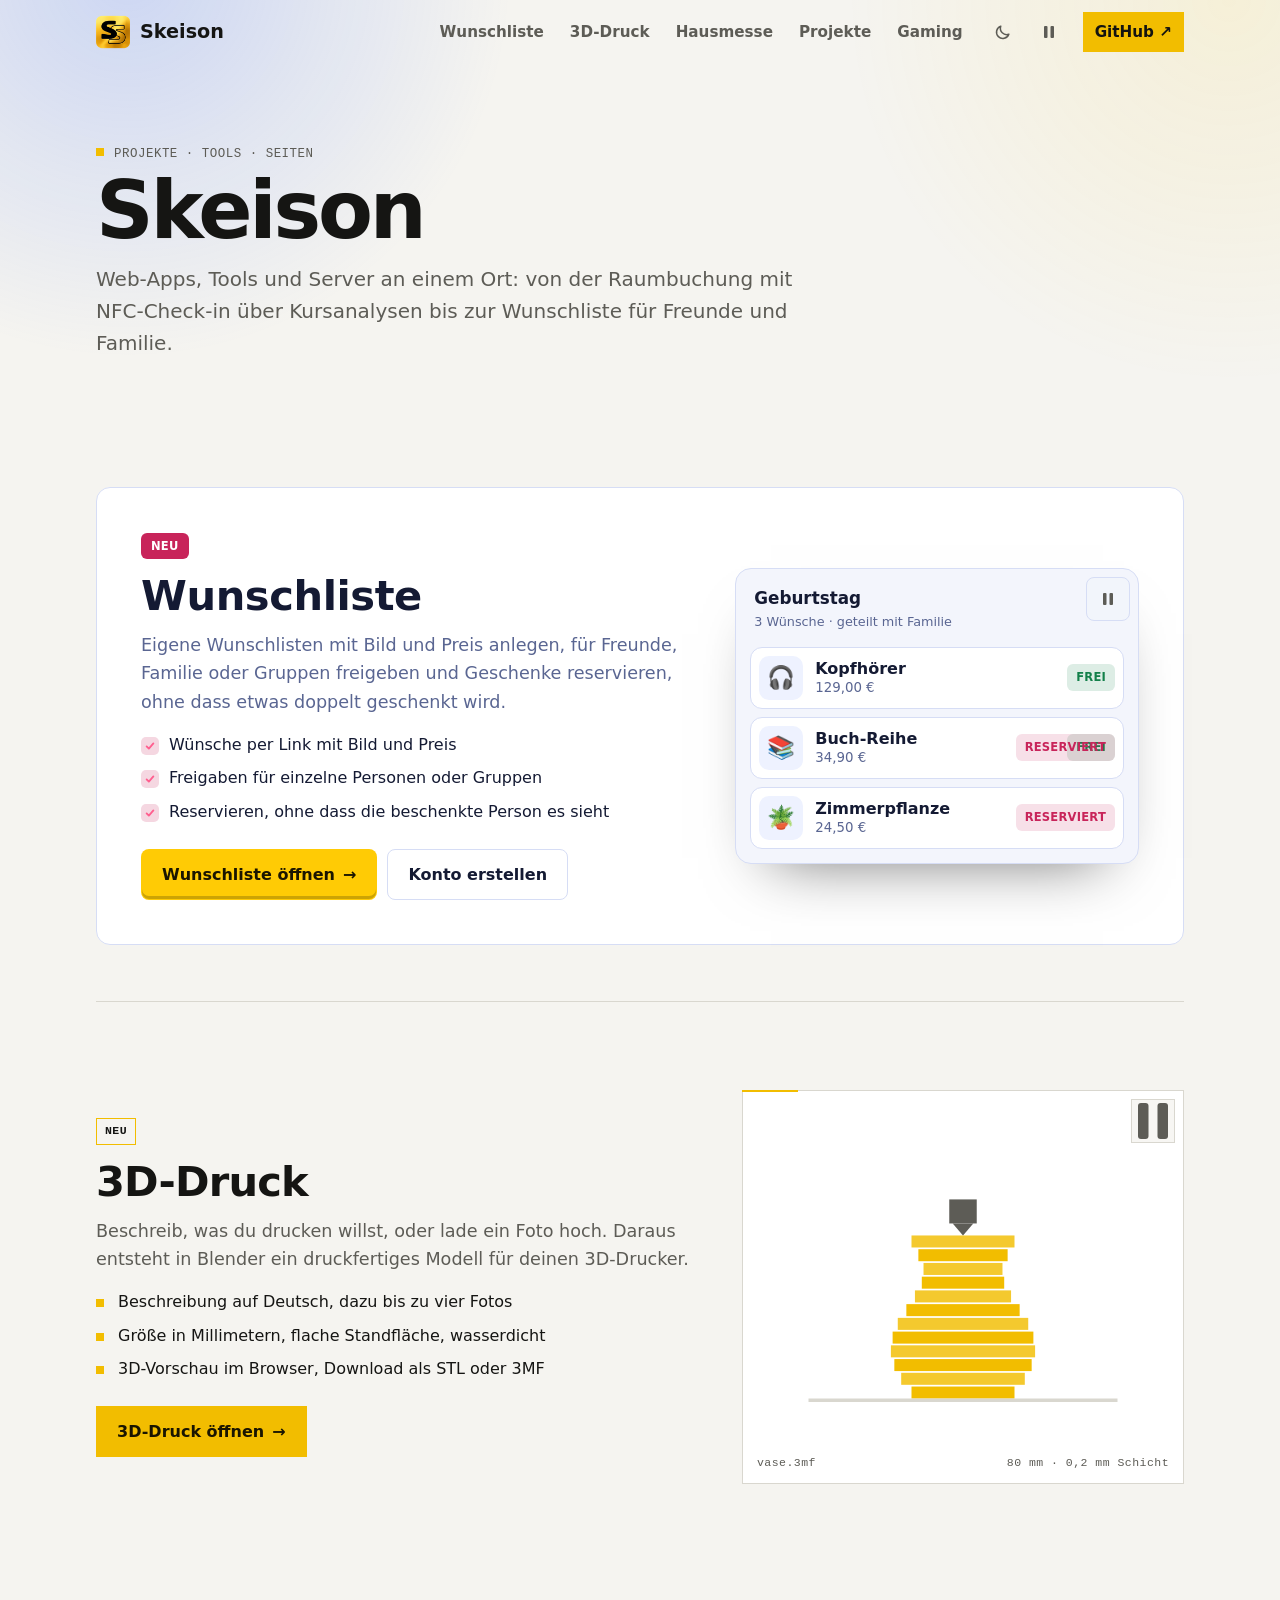
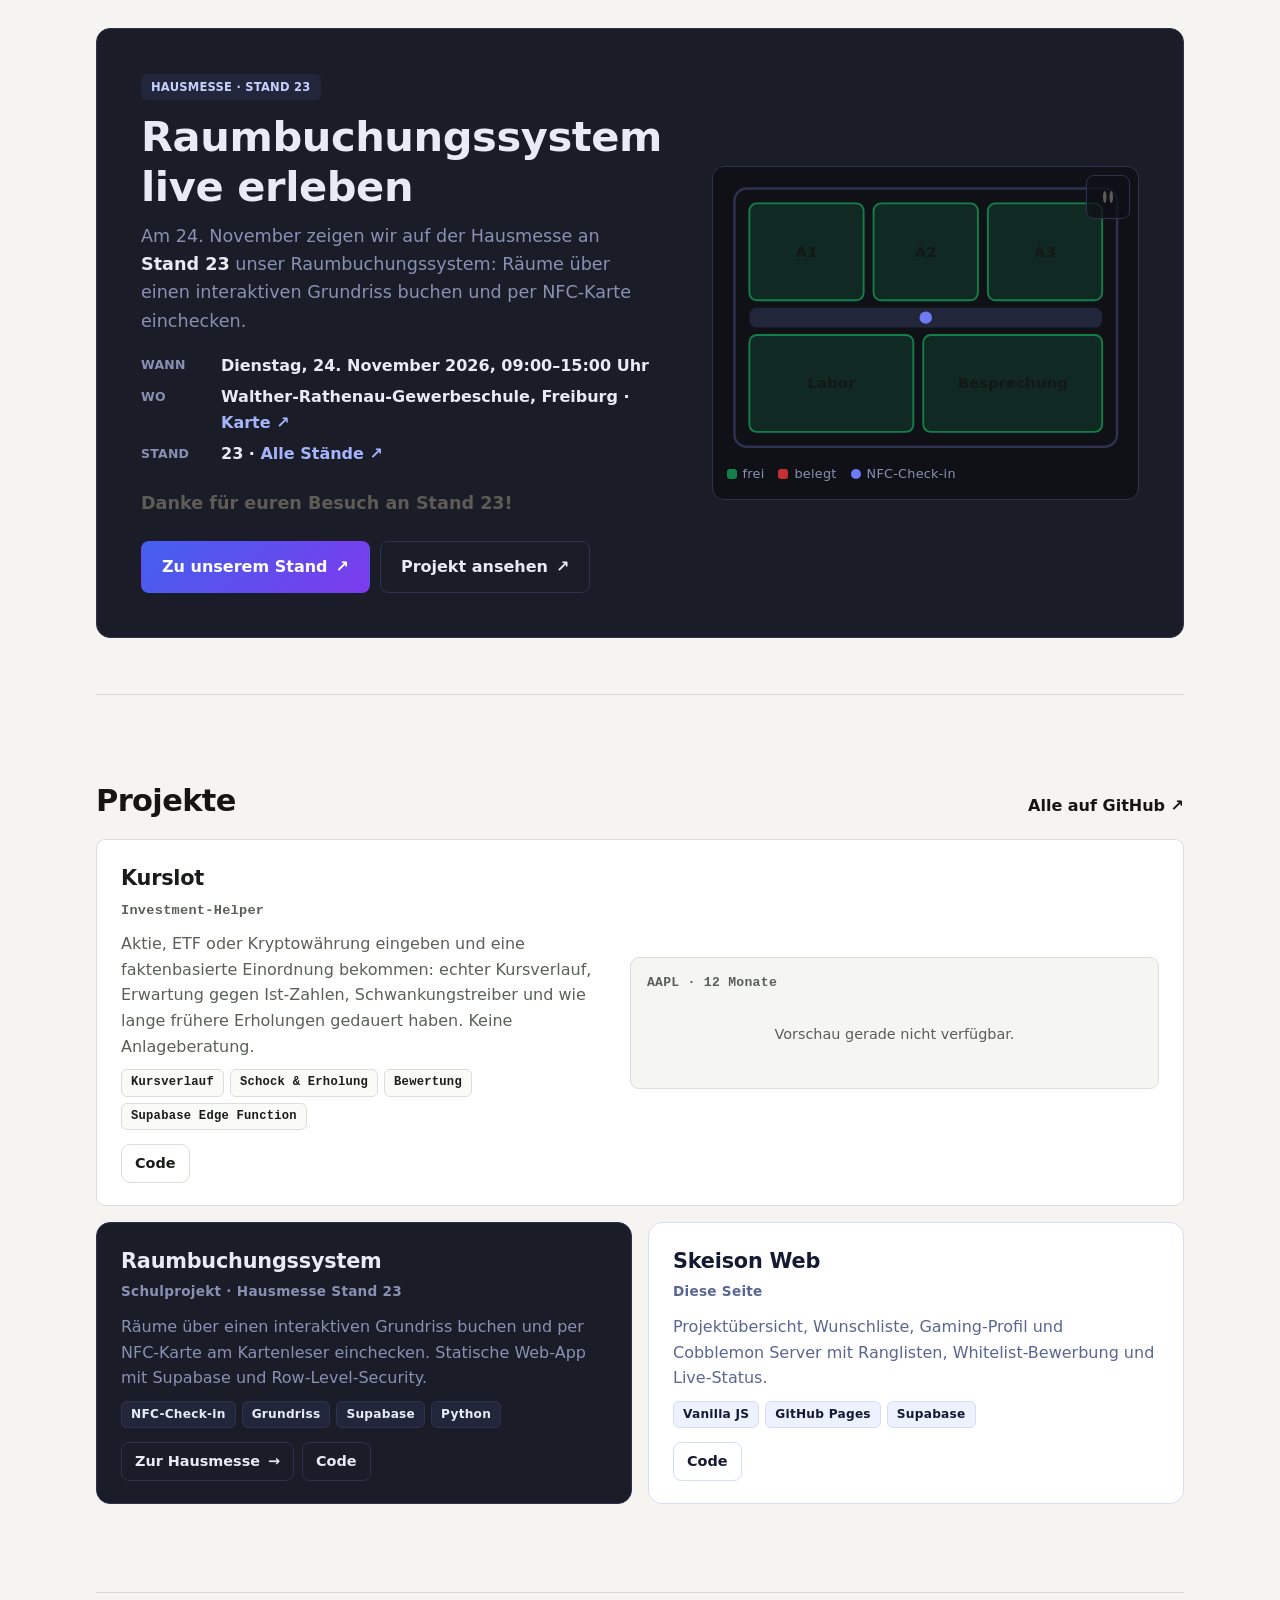
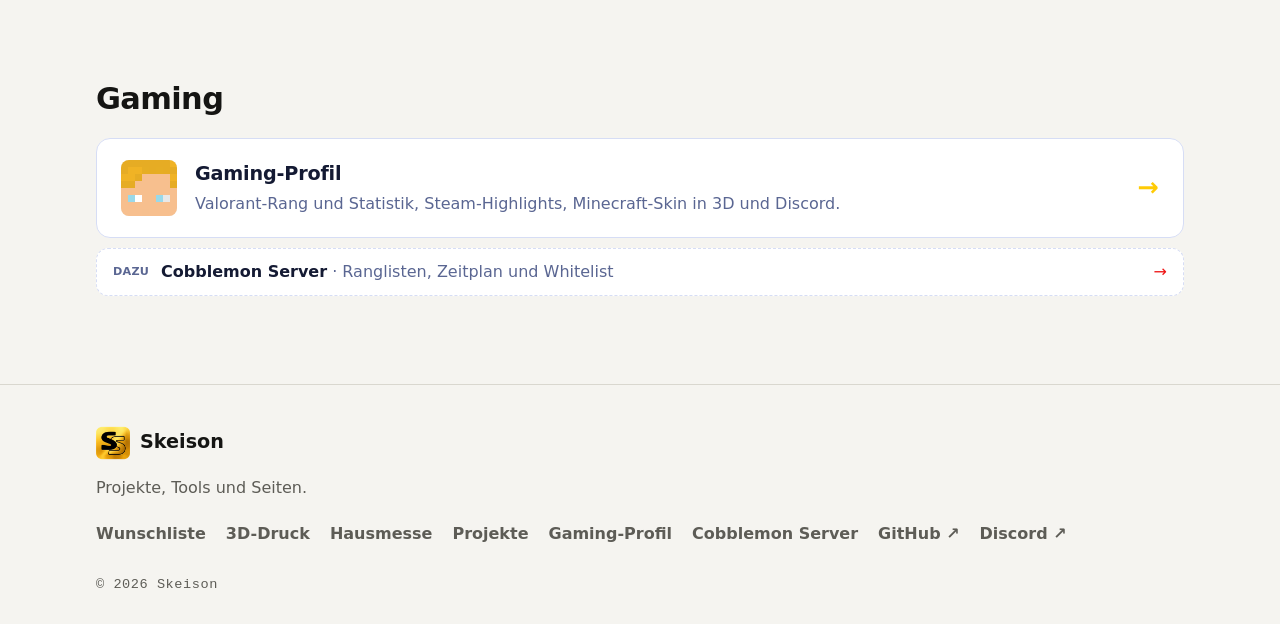
<file: site/index.html>
<!doctype html>
<html lang="de">
<head>
<meta charset="utf-8">
<meta name="viewport" content="width=device-width, initial-scale=1">
<title>Skeison · Projekte und Seiten</title>
<meta name="description" content="Projekte und Seiten von Skeison: Wunschliste, 3D-Druck, Raumbuchungssystem (Hausmesse am 24.11., Stand 23), Kurslot und weitere GitHub-Projekte.">
<meta name="theme-color" content="#0f0f0e">
<meta property="og:title" content="Skeison · Projekte und Seiten">
<meta property="og:description" content="Wunschliste, Raumbuchungssystem auf der Hausmesse (Stand 23), Kurslot und weitere Projekte.">
<meta property="og:type" content="website">
<link rel="icon" href="favicon.svg" type="image/svg+xml">
<link rel="apple-touch-icon" href="apple-touch-icon.png">
<script src="assets/mode.js"></script>
<link rel="stylesheet" href="assets/fx.css">
<link rel="stylesheet" href="main.css">
<link rel="stylesheet" href="home.css">
<script>document.documentElement.classList.add('fx');</script>
</head>
<body>
<a class="skip" href="#inhalt">Zum Inhalt springen</a>
<div class="fx-bg" aria-hidden="true"><i></i><i></i></div>

<div class="nav-bar">
  <nav class="nav wrap" aria-label="Hauptnavigation">
    <a class="brand" href="./"><span class="brand-mark" aria-hidden="true"></span>Skeison</a>
    <button class="menu-btn" type="button" aria-label="Menü öffnen" aria-expanded="false" aria-controls="navLinks"><span></span><span></span><span></span></button>
    <div class="links" id="navLinks">
      <span class="nav-ind" aria-hidden="true"></span>
      <a href="#wunschliste">Wunschliste</a><a href="#druck3d">3D-Druck</a><a href="#hausmesse">Hausmesse</a><a href="#projekte">Projekte</a><a href="#gaming">Gaming</a>
      <a class="nav-cta" href="https://github.com/erschoenfeld2-tech" target="_blank" rel="noopener">GitHub <span class="arr">↗</span></a>
    </div>
  </nav>
  <div class="nav-progress"></div>
</div>

<header class="intro wrap" id="top" data-stagger>
  <p class="eyebrow">Projekte · Tools · Seiten</p>
  <h1>Skeison</h1>
  <p class="lead">Web-Apps, Tools und Server an einem Ort: von der Raumbuchung mit NFC-Check-in über Kursanalysen bis zur Wunschliste für Freunde und Familie.</p>
</header>

<main class="wrap" id="inhalt">
  <!-- Neu: Wunschliste -->
  <section id="wunschliste" class="feature look" data-look="wl" data-reveal>
    <div class="feature-text">
      <span class="tag pink">Neu</span>
      <h2>Wunschliste</h2>
      <p class="lead">Eigene Wunschlisten mit Bild und Preis anlegen, für Freunde, Familie oder Gruppen freigeben und Geschenke reservieren, ohne dass etwas doppelt geschenkt wird.</p>
      <ul class="checks">
        <li>Wünsche per Link mit Bild und Preis</li>
        <li>Freigaben für einzelne Personen oder Gruppen</li>
        <li>Reservieren, ohne dass die beschenkte Person es sieht</li>
      </ul>
      <div class="cta-row">
        <a class="btn pink" href="wunschliste/">Wunschliste öffnen <span class="arr">→</span></a>
        <a class="btn ghost" href="wunschliste/?registrieren">Konto erstellen</a>
      </div>
    </div>
    <!-- aria-hidden liegt auf den Kindern, damit der Pause-Knopf (fx.js, data-loops) erreichbar bleibt -->
    <div class="wl-demo" data-loops>
      <div class="wl-head" aria-hidden="true"><b>Geburtstag</b><span>3 Wünsche · geteilt mit Familie</span></div>
      <div class="wl-item" aria-hidden="true"><span class="wl-img">🎧</span><span class="wl-t"><b>Kopfhörer</b><small>129,00 €</small></span><span class="wl-st free">Frei</span></div>
      <div class="wl-item" aria-hidden="true"><span class="wl-img">📚</span><span class="wl-t"><b>Buch-Reihe</b><small>34,90 €</small></span><span class="wl-flip"><span class="wl-st free">Frei</span><span class="wl-st res">Reserviert</span></span></div>
      <div class="wl-item" aria-hidden="true"><span class="wl-img">🪴</span><span class="wl-t"><b>Zimmerpflanze</b><small>24,50 €</small></span><span class="wl-st res">Reserviert</span></div>
    </div>
  </section>

  <!-- Neu: 3D-Druck (im Hauptdesign: Schwarz, Grau, Gold, eckig) -->
  <section id="druck3d" class="feature p3d" data-reveal>
    <div class="feature-text">
      <span class="tag pink">Neu</span>
      <h2>3D-Druck</h2>
      <p class="lead">Beschreib, was du drucken willst, oder lade ein Foto hoch. Daraus entsteht in Blender ein druckfertiges Modell für deinen 3D-Drucker.</p>
      <ul class="checks">
        <li>Beschreibung auf Deutsch, dazu bis zu vier Fotos</li>
        <li>Größe in Millimetern, flache Standfläche, wasserdicht</li>
        <li>3D-Vorschau im Browser, Download als STL oder 3MF</li>
      </ul>
      <div class="cta-row">
        <a class="btn" href="3d/">3D-Druck öffnen <span class="arr">→</span></a>
      </div>
    </div>
    <!-- Druckt Schicht fuer Schicht eine Vase (Pause-Knopf ueber data-loops) -->
    <div class="p3d-demo" data-loops>
      <svg viewBox="0 0 240 200" aria-hidden="true">
        <g class="p3d-layers">
          <rect x="90" y="164" width="60" height="7"/><rect x="84" y="156" width="72" height="7"/><rect x="80" y="148" width="80" height="7"/>
          <rect x="78" y="140" width="84" height="7"/><rect x="79" y="132" width="82" height="7"/><rect x="82" y="124" width="76" height="7"/>
          <rect x="87" y="116" width="66" height="7"/><rect x="92" y="108" width="56" height="7"/><rect x="96" y="100" width="48" height="7"/>
          <rect x="97" y="92" width="46" height="7"/><rect x="94" y="84" width="52" height="7"/><rect x="90" y="76" width="60" height="7"/>
        </g>
        <rect class="p3d-cover" x="70" y="72" width="100" height="100"/>
        <line class="p3d-bed" x1="30" y1="172" x2="210" y2="172"/>
        <g class="p3d-head"><g class="p3d-sweep"><rect x="112" y="151" width="16" height="14"/><path d="M114 165h12l-6 7z"/></g></g>
      </svg>
      <p class="p3d-cap" aria-hidden="true"><span>vase.3mf</span><span>80 mm · 0,2 mm Schicht</span></p>
    </div>
  </section>

  <!-- Hausmesse: Raumbuchungssystem an Stand 23 -->
  <section id="hausmesse" class="fair look" data-look="rb" data-reveal>
    <div class="fair-text">
      <span class="tag">Hausmesse · Stand 23</span>
      <h2>Raumbuchungssystem live erleben</h2>
      <p class="lead">Am 24. November zeigen wir auf der Hausmesse an <b>Stand&nbsp;23</b> unser Raumbuchungssystem: Räume über einen interaktiven Grundriss buchen und per NFC-Karte einchecken.</p>
      <dl class="facts">
        <div><dt>Wann</dt><dd id="fairWhen">Dienstag, 24. November 2026, 09:00–15:00 Uhr</dd></div>
        <div><dt>Wo</dt><dd><span id="fairWhere">Walther-Rathenau-Gewerbeschule, Freiburg</span> · <a id="fairMap" href="https://www.openstreetmap.org/search?query=Walther-Rathenau-Gewerbeschule%20Freiburg" target="_blank" rel="noopener">Karte <span class="arr">↗</span></a></dd></div>
        <div><dt>Stand</dt><dd>23 · <a href="https://hausmesse.wara.de/" target="_blank" rel="noopener">Alle Stände <span class="arr">↗</span></a></dd></div>
      </dl>
      <div class="cd" id="fairCd" role="timer" aria-label="Zeit bis zur Hausmesse" hidden>
        <div><b id="fd-d">–</b><span>Tage</span></div><div><b id="fd-h">–</b><span>Std</span></div><div><b id="fd-m">–</b><span>Min</span></div><div><b id="fd-s">–</b><span>Sek</span></div>
      </div>
      <p class="live" id="fairLive" hidden><span class="ping pulse"></span><span id="fairLiveText"></span></p>
      <div class="cta-row">
        <a class="btn" href="https://hausmesse.wara.de/Stand23/index.html" target="_blank" rel="noopener">Zu unserem Stand <span class="arr">↗</span></a>
        <a class="btn ghost" id="rbLink" href="https://github.com/erschoenfeld2-tech/Raumbuchungssytem" target="_blank" rel="noopener">Projekt ansehen <span class="arr">↗</span></a>
      </div>
    </div>
    <div class="plan" data-loops>
      <svg viewBox="0 0 320 220" aria-hidden="true">
        <rect x="6" y="6" width="308" height="208" rx="10" class="plan-wall"/>
        <rect x="18" y="18" width="92" height="78" rx="6" class="room" style="--d:0s"/>
        <rect x="118" y="18" width="84" height="78" rx="6" class="room" style="--d:-3s"/>
        <rect x="210" y="18" width="92" height="78" rx="6" class="room" style="--d:-6.5s"/>
        <rect x="18" y="124" width="132" height="78" rx="6" class="room" style="--d:-1.5s"/>
        <rect x="158" y="124" width="144" height="78" rx="6" class="room" style="--d:-8s"/>
        <rect x="18" y="102" width="284" height="16" rx="4" class="hall"/>
        <circle cx="160" cy="110" r="5" class="nfc-dot"/>
        <text x="64" y="61">A1</text><text x="160" y="61">A2</text><text x="256" y="61">A3</text><text x="84" y="167">Labor</text><text x="230" y="167">Besprechung</text>
      </svg>
      <div class="plan-legend" aria-hidden="true"><span><i class="lg free"></i>frei</span><span><i class="lg busy"></i>belegt</span><span><i class="lg nfc"></i>NFC-Check-in</span></div>
    </div>
  </section>

  <!-- Projekte -->
  <section id="projekte">
    <div class="sec-head" data-reveal>
      <h2>Projekte</h2>
      <a class="more-link" href="https://github.com/erschoenfeld2-tech" target="_blank" rel="noopener">Alle auf GitHub <span class="arr">↗</span></a>
    </div>
    <div id="projects" class="projects" data-stagger aria-busy="true">
      <div class="project sk-card wide"><div class="sk sk-line" style="width:35%"></div><div class="sk sk-line"></div><div class="sk sk-line" style="width:70%"></div><div class="sk sk-chart"></div></div>
      <div class="project sk-card"><div class="sk sk-line" style="width:50%"></div><div class="sk sk-line"></div><div class="sk sk-line" style="width:60%"></div><div class="sk sk-btns"></div></div>
      <div class="project sk-card"><div class="sk sk-line" style="width:45%"></div><div class="sk sk-line"></div><div class="sk sk-line" style="width:65%"></div><div class="sk sk-btns"></div></div>
    </div>
  </section>

  <!-- Gaming-Profil als Unterseite, Cobblemon als Zusatz -->
  <section id="gaming">
    <div class="sec-head" data-reveal><h2>Gaming</h2></div>
    <a class="teaser look" data-look="gm" href="gaming/" data-reveal>
      <canvas class="face" id="face" width="8" height="8" aria-hidden="true"></canvas>
      <div>
        <h3>Gaming-Profil</h3>
        <p class="muted">Valorant-Rang und Statistik, Steam-Highlights, Minecraft-Skin in 3D und Discord.</p>
      </div>
      <span class="go arr" aria-hidden="true">→</span>
    </a>
    <a class="addon look" data-look="cb" href="cobblemon/" data-reveal>
      <span class="addon-label">Dazu</span>
      <span class="addon-text"><b>Cobblemon Server</b><span class="muted"> · Ranglisten, Zeitplan und Whitelist</span></span>
      <span class="srv" id="srvStatus" hidden></span>
      <span class="arr" aria-hidden="true">→</span>
    </a>
  </section>
</main>

<footer class="foot">
  <div class="wrap foot-in" data-reveal>
    <div>
      <a class="brand" href="#top"><span class="brand-mark" aria-hidden="true"></span>Skeison</a>
      <p class="muted">Projekte, Tools und Seiten.</p>
    </div>
    <nav class="foot-links" aria-label="Fußzeile">
      <a href="wunschliste/">Wunschliste</a><a href="3d/">3D-Druck</a><a href="#hausmesse">Hausmesse</a><a href="#projekte">Projekte</a><a href="gaming/">Gaming-Profil</a><a href="cobblemon/">Cobblemon Server</a>
      <a href="https://github.com/erschoenfeld2-tech" target="_blank" rel="noopener">GitHub ↗</a><a href="https://discord.gg/tjVKFGMRw7" target="_blank" rel="noopener">Discord ↗</a>
    </nav>
  </div>
  <div class="wrap foot-bottom muted">© <span id="year">2026</span> Skeison</div>
</footer>
<script src="assets/fx.js"></script>
<script src="main.js"></script>
</body>
</html>
</file>
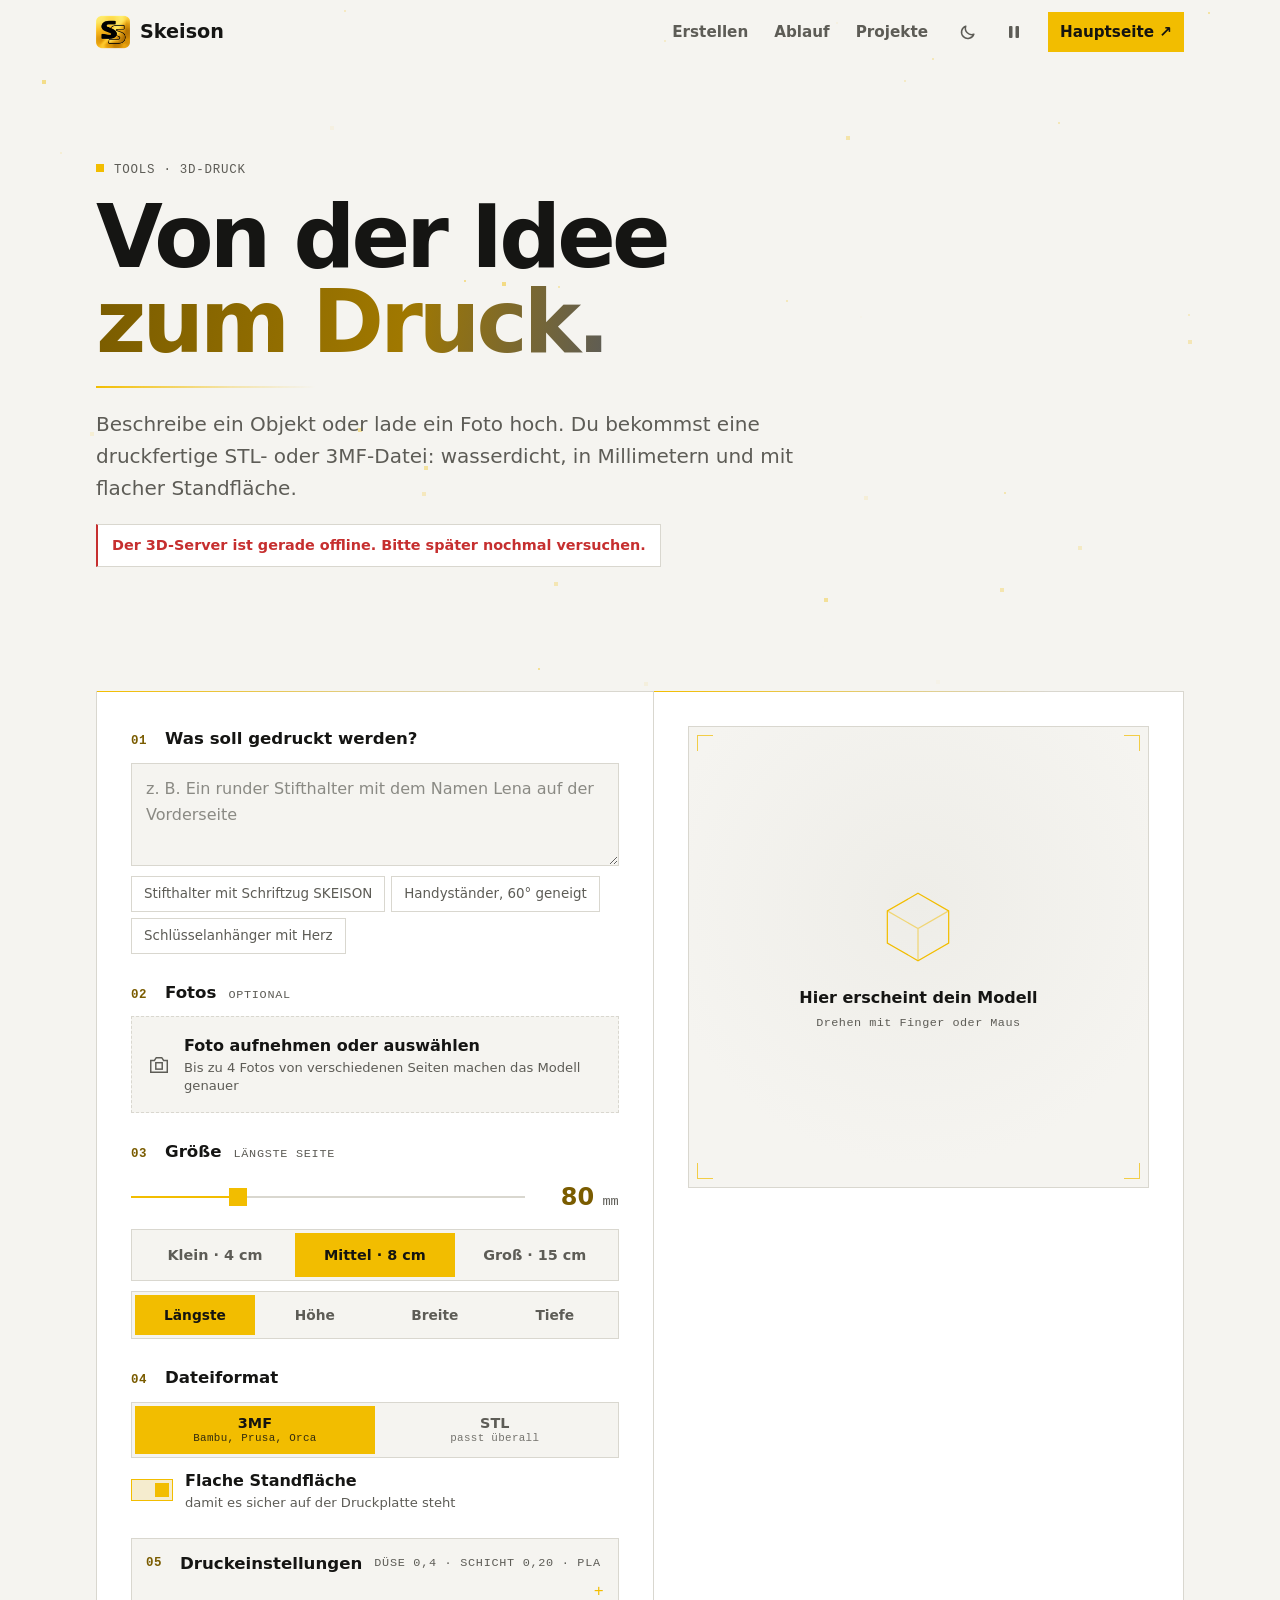
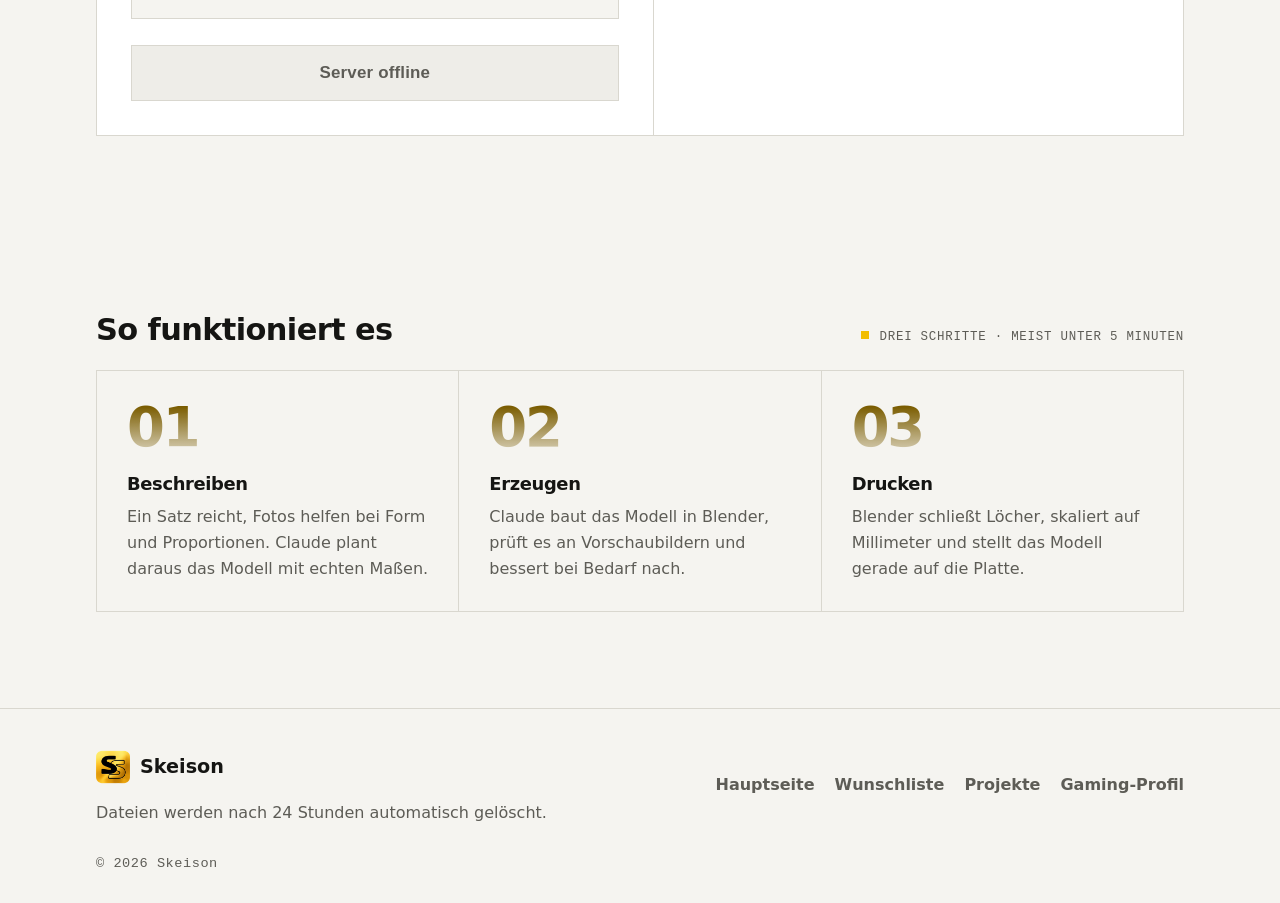
<file: site/3d/index.html>
<!doctype html>
<html lang="de">
<head>
<meta charset="utf-8">
<meta name="viewport" content="width=device-width, initial-scale=1, viewport-fit=cover">
<title>3D-Druck · Skeison</title>
<meta name="description" content="Beschreibung oder Foto rein, druckfertige STL- oder 3MF-Datei raus. Wasserdicht, in Millimetern, mit flacher Standfläche.">
<meta name="theme-color" content="#0f0f0e">
<meta property="og:title" content="3D-Druck aus Idee · Skeison">
<meta property="og:description" content="Beschreibung oder Foto rein, druckfertige STL- oder 3MF-Datei raus.">
<meta property="og:type" content="website">
<link rel="icon" href="../favicon.svg" type="image/svg+xml">
<link rel="apple-touch-icon" href="../apple-touch-icon.png">
<script src="../assets/mode.js"></script>
<link rel="stylesheet" href="../assets/fx.css">
<link rel="stylesheet" href="../main.css">
<link rel="stylesheet" href="3d.css">
<script>document.documentElement.classList.add('fx');</script>
<script src="config.js"></script>
<script type="importmap">
{ "imports": {
  "three": "https://cdn.jsdelivr.net/npm/three@0.170.0/build/three.module.js",
  "three/addons/": "https://cdn.jsdelivr.net/npm/three@0.170.0/examples/jsm/"
} }
</script>
</head>
<body>
<a class="skip" href="#erstellen">Zum Formular springen</a>
<div class="fx-bg" aria-hidden="true"><canvas></canvas></div>

<div class="nav-bar">
  <nav class="nav wrap" aria-label="Hauptnavigation">
    <a class="brand" href="../"><span class="brand-mark" aria-hidden="true"></span>Skeison</a>
    <button class="menu-btn" type="button" aria-label="Menü öffnen" aria-expanded="false" aria-controls="navLinks"><span></span><span></span><span></span></button>
    <div class="links" id="navLinks">
      <span class="nav-ind" aria-hidden="true"></span>
      <a href="#erstellen">Erstellen</a><a href="#ablauf">Ablauf</a><a href="../#projekte">Projekte</a>
      <a class="nav-cta" href="../">Hauptseite <span class="arr">↗</span></a>
    </div>
  </nav>
  <div class="nav-progress"></div>
</div>

<header class="intro wrap" id="top" data-stagger>
  <p class="eyebrow">Tools · 3D-Druck</p>
  <h1>Von der Idee<br><span class="gold">zum Druck.</span></h1>
  <span class="rule" aria-hidden="true"></span>
  <p class="lead">Beschreibe ein Objekt oder lade ein Foto hoch. Du bekommst eine druckfertige STL- oder 3MF-Datei: wasserdicht, in Millimetern und mit flacher Standfläche.</p>
  <p class="notice" id="notice" hidden></p>
</header>

<main class="wrap" id="inhalt">
  <section class="studio" id="erstellen" aria-label="Modell erstellen">
    <!-- Eingabe -->
    <form class="panel form" id="form" novalidate data-stagger>
      <div class="field">
        <label class="label" for="desc"><span class="num">01</span>Was soll gedruckt werden?</label>
        <textarea id="desc" name="description" rows="3" maxlength="2000" placeholder="z. B. Ein runder Stifthalter mit dem Namen Lena auf der Vorderseite"></textarea>
        <div class="chips" id="chips" aria-label="Beispiele">
          <button type="button" class="chip">Stifthalter mit Schriftzug SKEISON</button>
          <button type="button" class="chip">Handyständer, 60° geneigt</button>
          <button type="button" class="chip">Schlüsselanhänger mit Herz</button>
        </div>
        <p class="fine gen" id="genInfo" hidden>Am besten gelingen technische Dinge wie Halter, Boxen, Schilder und Vasen. Tiere und Figuren werden stilisiert.</p>
      </div>

      <div class="field">
        <span class="label"><span class="num">02</span>Fotos <em>optional</em></span>
        <label class="drop" id="drop" tabindex="0">
          <input type="file" id="files" accept="image/jpeg,image/png,image/webp" multiple hidden>
          <svg viewBox="0 0 24 24" width="24" height="24" fill="none" stroke="currentColor" stroke-width="1.6" stroke-linecap="square" aria-hidden="true"><path d="M3 7h4l2-3h6l2 3h4v13H3z"/><rect x="8.5" y="9.5" width="7" height="7"/></svg>
          <span><b>Foto aufnehmen oder auswählen</b><small>Bis zu 4 Fotos von verschiedenen Seiten machen das Modell genauer</small></span>
        </label>
        <ul class="thumbs" id="thumbs"></ul>
      </div>

      <div class="field">
        <span class="label" id="sizeLabel"><span class="num">03</span>Größe <em id="axisName">längste Seite</em></span>
        <div class="size-row">
          <input type="range" id="size" min="20" max="250" step="5" value="80" aria-labelledby="sizeLabel">
          <output id="sizeOut" for="size"><b>80</b> mm</output>
        </div>
        <div class="seg" id="sizePresets" role="group" aria-label="Größe schnell wählen">
          <button type="button" data-size="40">Klein · 4 cm</button>
          <button type="button" data-size="80" class="on">Mittel · 8 cm</button>
          <button type="button" data-size="150">Groß · 15 cm</button>
        </div>
        <div class="seg seg-sm" id="axis" role="radiogroup" aria-label="Das Maß gilt für">
          <button type="button" role="radio" data-axis="max" class="on" aria-checked="true">Längste</button>
          <button type="button" role="radio" data-axis="z" aria-checked="false">Höhe</button>
          <button type="button" role="radio" data-axis="x" aria-checked="false">Breite</button>
          <button type="button" role="radio" data-axis="y" aria-checked="false">Tiefe</button>
        </div>
      </div>

      <div class="field">
        <span class="label"><span class="num">04</span>Dateiformat</span>
        <div class="seg" id="fmt" role="radiogroup" aria-label="Dateiformat">
          <button type="button" role="radio" data-fmt="3mf" class="on" aria-checked="true">3MF <small>Bambu, Prusa, Orca</small></button>
          <button type="button" role="radio" data-fmt="stl" aria-checked="false">STL <small>passt überall</small></button>
        </div>
        <label class="switch">
          <input type="checkbox" id="flat" checked>
          <span class="track" aria-hidden="true"></span>
          <span>Flache Standfläche <small>damit es sicher auf der Druckplatte steht</small></span>
        </label>
      </div>

      <!-- Druckeinstellungen wie im Slicer: steuern Wandstaerken, Aufloesung, Ausrichtung und die Pruefung -->
      <details class="field adv" id="adv">
        <summary class="label"><span class="num">05</span>Druckeinstellungen <em id="advSum">Düse 0,4 · Schicht 0,20 · PLA</em></summary>
        <div class="adv-body">
          <div class="adv-row">
            <label class="mini" for="printer">Drucker</label>
            <select id="printer">
              <option value="256,256,256">Bambu Lab A1 / P1S / X1C · 256 mm</option>
              <option value="180,180,180">Bambu Lab A1 mini · 180 mm</option>
              <option value="250,210,220">Prusa MK4 · 250 × 210 × 220</option>
              <option value="180,180,180">Prusa MINI · 180 mm</option>
              <option value="220,220,250">Creality Ender-3 / K1 · 220 × 220 × 250</option>
              <option value="custom">Eigenes Druckbett …</option>
            </select>
            <div class="bed" id="bedCustom" hidden>
              <input type="number" id="bedX" min="50" max="1000" step="1" value="256" aria-label="Druckbett Breite in mm">
              <span>×</span>
              <input type="number" id="bedY" min="50" max="1000" step="1" value="256" aria-label="Druckbett Tiefe in mm">
              <span>×</span>
              <input type="number" id="bedZ" min="50" max="1000" step="1" value="256" aria-label="Druckbett Höhe in mm">
              <span>mm</span>
            </div>
          </div>
          <div class="adv-row">
            <span class="mini">Düse</span>
            <div class="seg seg-sm" id="nozzle" role="radiogroup" aria-label="Düsendurchmesser">
              <button type="button" role="radio" data-v="0.2">0,2</button>
              <button type="button" role="radio" data-v="0.4" class="on">0,4</button>
              <button type="button" role="radio" data-v="0.6">0,6</button>
              <button type="button" role="radio" data-v="0.8">0,8</button>
            </div>
          </div>
          <div class="adv-row">
            <span class="mini">Schichthöhe</span>
            <div class="seg seg-sm" id="layer" role="radiogroup" aria-label="Schichthöhe in mm">
              <button type="button" role="radio" data-v="0.12">0,12</button>
              <button type="button" role="radio" data-v="0.16">0,16</button>
              <button type="button" role="radio" data-v="0.2" class="on">0,20</button>
              <button type="button" role="radio" data-v="0.28">0,28</button>
            </div>
          </div>
          <div class="adv-row">
            <span class="mini">Material</span>
            <div class="seg seg-sm" id="material" role="radiogroup" aria-label="Material">
              <button type="button" role="radio" data-v="PLA" class="on">PLA</button>
              <button type="button" role="radio" data-v="PETG">PETG</button>
              <button type="button" role="radio" data-v="ABS">ABS</button>
              <button type="button" role="radio" data-v="ASA">ASA</button>
              <button type="button" role="radio" data-v="TPU">TPU</button>
            </div>
          </div>
          <div class="adv-row">
            <span class="mini">Detailgrad</span>
            <div class="seg seg-sm" id="detail" role="radiogroup" aria-label="Detailgrad">
              <button type="button" role="radio" data-v="standard" class="on">Standard</button>
              <button type="button" role="radio" data-v="fein">Fein</button>
              <button type="button" role="radio" data-v="sehr_fein">Sehr fein</button>
            </div>
          </div>
          <div class="adv-row">
            <label class="mini" for="clearance">Passungsspiel <small>für Löcher und Steckteile</small></label>
            <div class="size-row">
              <input type="range" id="clearance" min="0" max="0.6" step="0.05" value="0.2">
              <output id="clearanceOut" for="clearance"><b>0,20</b> mm</output>
            </div>
          </div>
          <div class="adv-row">
            <label class="mini" for="overhang">Max. Überhang <small>ohne Stützen, gegen die Senkrechte</small></label>
            <div class="size-row">
              <input type="range" id="overhang" min="30" max="70" step="5" value="50">
              <output id="overhangOut" for="overhang"><b>50</b> °</output>
            </div>
          </div>
          <label class="switch">
            <input type="checkbox" id="noSupport" checked>
            <span class="track" aria-hidden="true"></span>
            <span>Ohne Stützen konstruieren <small>Fasen statt flacher Überhänge, kurze Brücken</small></span>
          </label>
          <label class="switch">
            <input type="checkbox" id="orient" checked>
            <span class="track" aria-hidden="true"></span>
            <span>Ausrichtung optimieren <small>dreht das Modell für weniger Überhang und mehr Auflage</small></span>
          </label>
          <label class="switch">
            <input type="checkbox" id="shrink">
            <span class="track" aria-hidden="true"></span>
            <span>Schrumpf ausgleichen <small>vergrößert um den Richtwert des Materials; nicht zusätzlich im Slicer</small></span>
          </label>
          <button type="button" class="btn ghost small" id="advReset">Standard wiederherstellen</button>
        </div>
      </details>

      <div class="field" id="codeField" hidden>
        <label class="label" for="code">Zugangscode</label>
        <input type="password" id="code" autocomplete="off" placeholder="Code eingeben">
      </div>

      <div class="submit">
        <p class="error" id="formError" role="alert" hidden></p>
        <button class="btn big" id="go" type="submit">Modell erstellen <span class="arr">→</span></button>
        <p class="fine" id="limitInfo"></p>
      </div>
    </form>

    <!-- Fortschritt und Vorschau -->
    <div class="panel stage idle" id="stage" aria-live="polite" data-reveal>
      <div class="viewer" id="viewer">
        <span class="scan" aria-hidden="true"></span>
        <div class="empty" id="empty">
          <svg viewBox="0 0 120 120" width="92" height="92" aria-hidden="true">
            <g fill="none" stroke="currentColor" stroke-width="1.6" stroke-linejoin="miter">
              <path d="M60 16 100 39v42L60 104 20 81V39z"/>
              <path d="M20 39l40 23 40-23M60 62v42" opacity=".5"/>
            </g>
          </svg>
          <p>Hier erscheint dein Modell</p>
          <small>Drehen mit Finger oder Maus</small>
        </div>
      </div>

      <ol class="steps" id="steps" hidden>
        <li data-step="analyse"><span class="dot"></span><div><b>Idee verstehen</b><small>Beschreibung wird aufbereitet</small></div></li>
        <li data-step="generate"><span class="dot"></span><div><b>3D-Modell erzeugen</b><small>Dauert meist 1–3 Minuten</small><div class="bar"><i id="bar"></i></div></div></li>
        <li data-step="blender"><span class="dot"></span><div><b>Druckfertig machen</b><small>Blender: Maße, Ausrichtung, Druckprüfung</small></div></li>
      </ol>
      <p class="fine queue" id="queueInfo" hidden></p>

      <div class="result" id="result" hidden>
        <div class="stats" id="stats"></div>
        <ul class="checks-list" id="checks" hidden></ul>
        <p class="hint" id="hint" hidden></p>
        <details class="rec" id="recBox" hidden>
          <summary>Empfohlene Slicer-Einstellungen</summary>
          <dl id="rec"></dl>
        </details>
        <div class="cta-row">
          <a class="btn" id="dlMain" href="#" download>Herunterladen <span class="arr">↓</span></a>
          <a class="btn ghost" id="dlAlt" href="#" download></a>
        </div>

        <!-- Weiter bearbeiten: Aenderung per KI oder nur neu berechnen (Groesse/Druckeinstellungen aus dem Formular) -->
        <div class="edit" id="editBox">
          <label class="label" for="editText"><span class="num">+</span>Weiter bearbeiten <em id="verLabel">Version 1</em></label>
          <textarea id="editText" rows="2" maxlength="1000" placeholder="z. B. Schrift 2 mm größer und graviert, Wand 3 mm dick, Loch 1 mm weiter links"></textarea>
          <div class="chips" id="editChips" aria-label="Beispiele für Änderungen">
            <button type="button" class="chip">Schrift größer</button>
            <button type="button" class="chip">Wände 1 mm dicker</button>
            <button type="button" class="chip">Kanten abrunden</button>
            <button type="button" class="chip">Boden stabiler</button>
          </div>
          <div class="cta-row">
            <button class="btn" id="editGo" type="button">Änderung anwenden <span class="arr">→</span></button>
            <button class="btn ghost" id="rebuildGo" type="button">Nur neu berechnen</button>
          </div>
          <p class="fine edit-note">„Nur neu berechnen“ übernimmt Größe und Druckeinstellungen aus dem Formular, ohne KI. Änderungen gehen innerhalb von 24 Stunden.</p>
          <ol class="versions" id="versions" aria-label="Versionen"></ol>
        </div>
        <button class="btn ghost small" id="again" type="button">Neues Modell</button>
      </div>
    </div>
  </section>

  <section class="how" id="ablauf">
    <div class="sec-head" data-reveal><h2>So funktioniert es</h2><p class="eyebrow">Drei Schritte · meist unter 5 Minuten</p></div>
    <ol class="how-grid" data-stagger>
      <li><span class="how-n">01</span><h3>Beschreiben</h3><p class="muted">Ein Satz reicht, Fotos helfen bei Form und Proportionen. Claude plant daraus das Modell mit echten Maßen.</p></li>
      <li><span class="how-n">02</span><h3>Erzeugen</h3><p class="muted">Claude baut das Modell in Blender, prüft es an Vorschaubildern und bessert bei Bedarf nach.</p></li>
      <li><span class="how-n">03</span><h3>Drucken</h3><p class="muted">Blender schließt Löcher, skaliert auf Millimeter und stellt das Modell gerade auf die Platte.</p></li>
    </ol>
  </section>
</main>

<footer class="foot">
  <div class="wrap foot-in" data-reveal>
    <div>
      <a class="brand" href="../"><span class="brand-mark" aria-hidden="true"></span>Skeison</a>
      <p class="muted">Dateien werden nach 24 Stunden automatisch gelöscht.</p>
    </div>
    <nav class="foot-links" aria-label="Fußzeile">
      <a href="../">Hauptseite</a><a href="../wunschliste/">Wunschliste</a><a href="../#projekte">Projekte</a><a href="../gaming/">Gaming-Profil</a>
    </nav>
  </div>
  <div class="wrap foot-bottom muted">© 2026 Skeison</div>
</footer>
<script src="../assets/fx.js"></script>
<script type="module" src="app.js"></script>
</body>
</html>
</file>
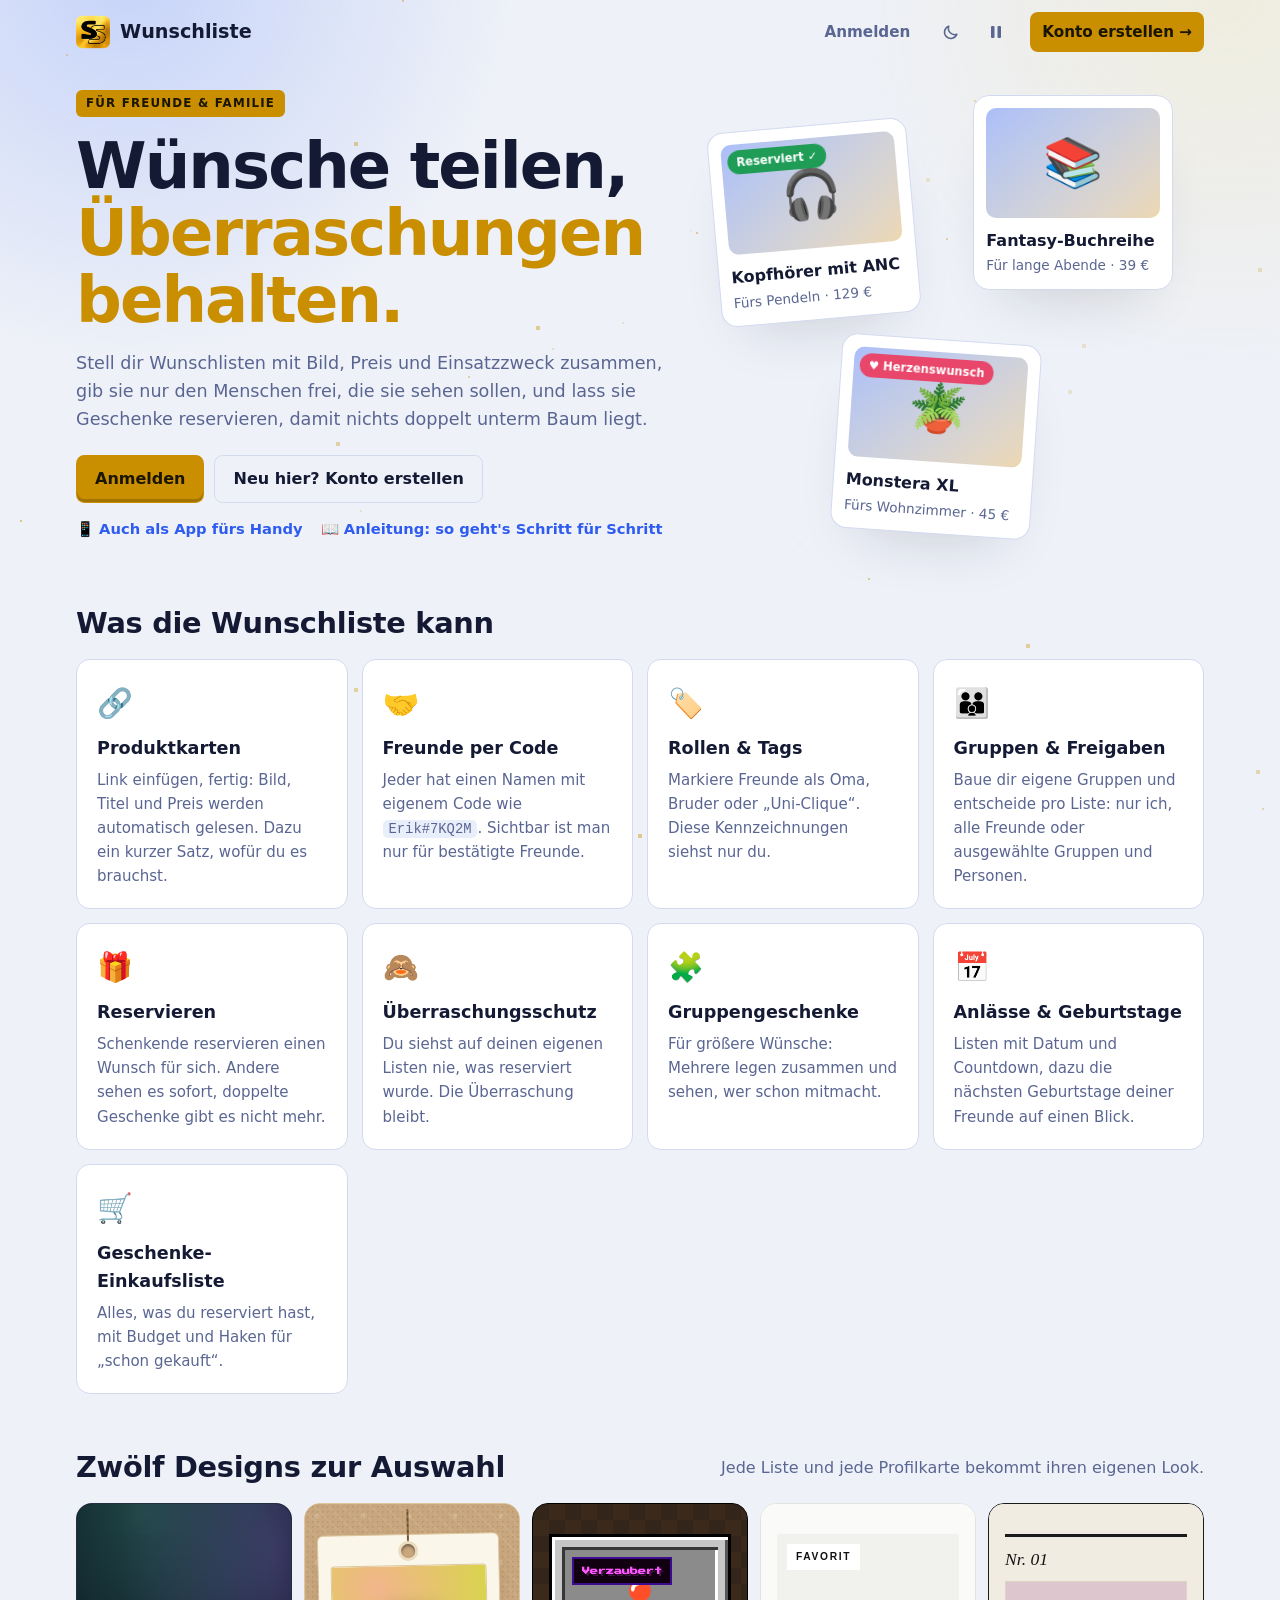
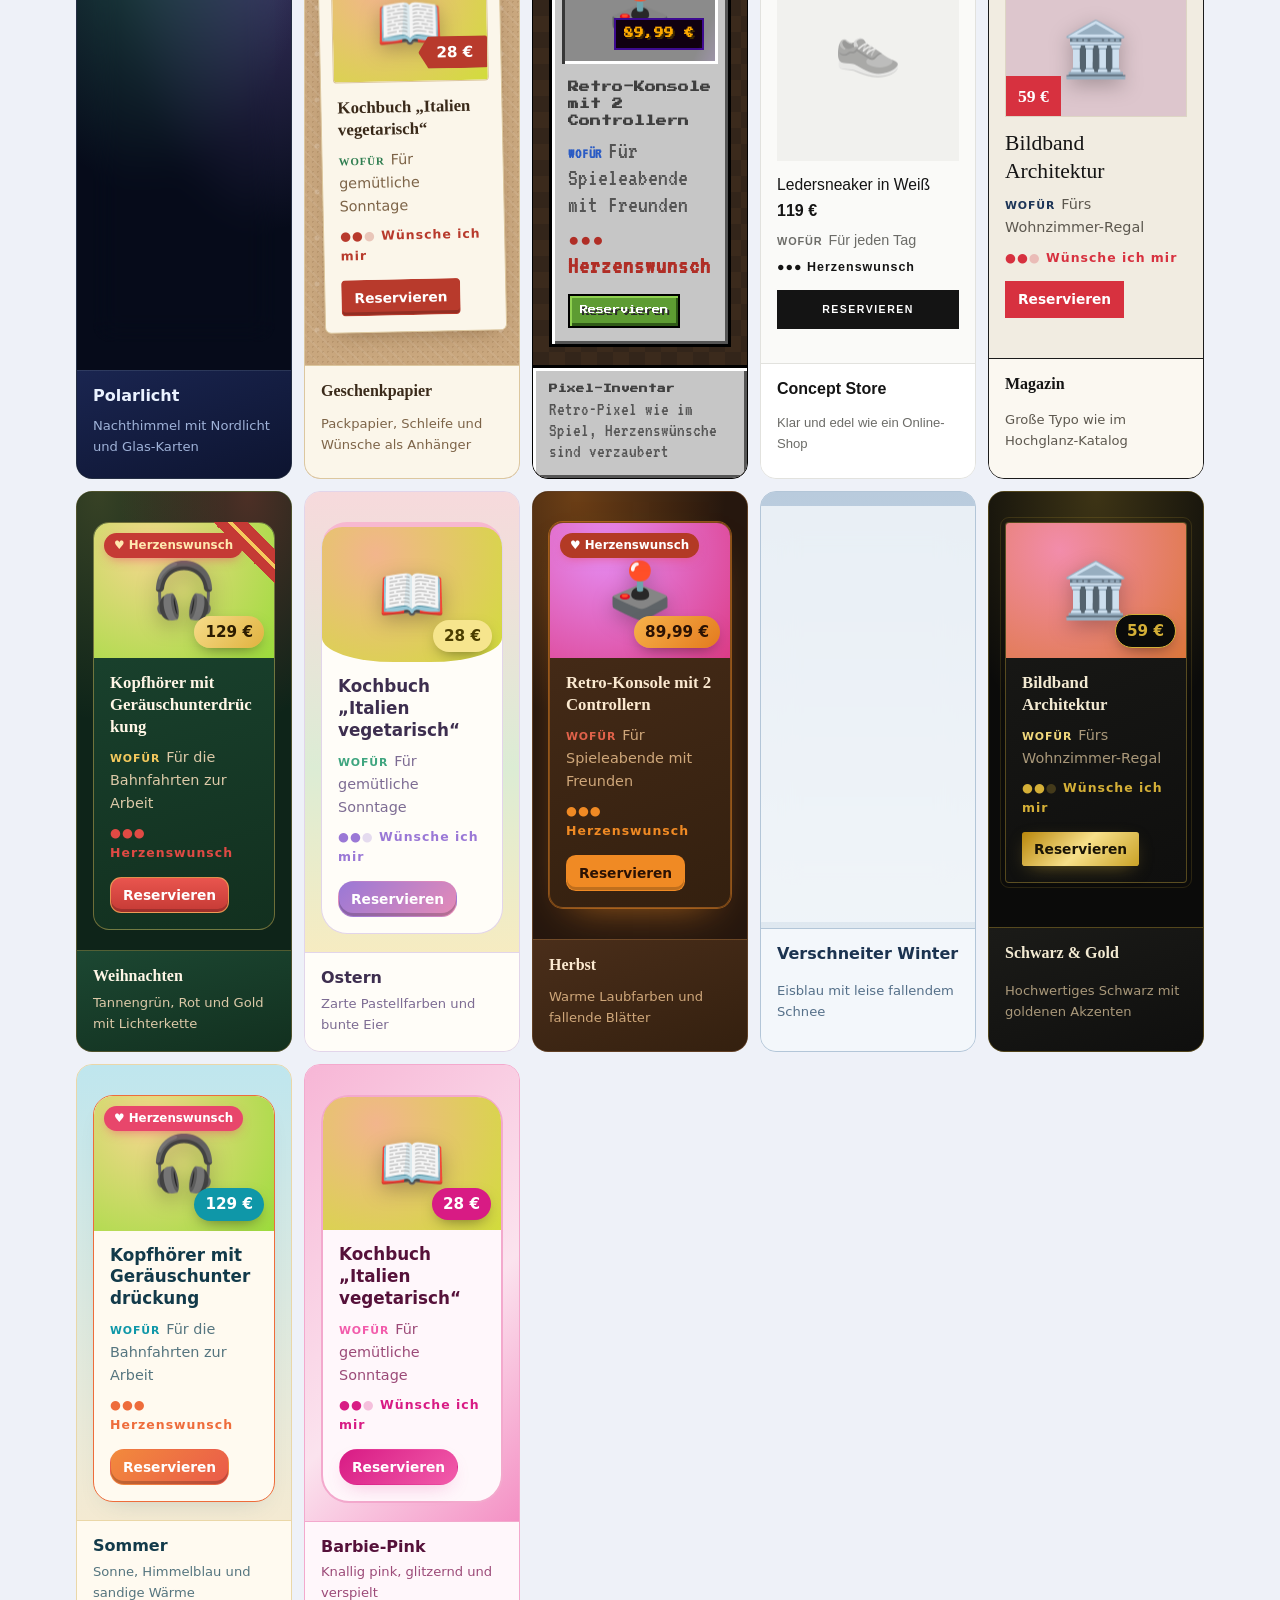
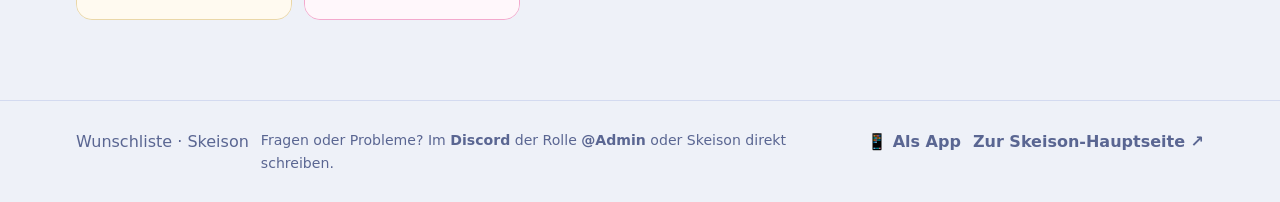
<file: site/wunschliste/index.html>
<!doctype html>
<html lang="de">
<head>
<meta charset="utf-8">
<meta name="viewport" content="width=device-width, initial-scale=1">
<meta http-equiv="Content-Security-Policy" content="default-src 'self'; script-src 'self'; style-src 'self' 'unsafe-inline'; img-src 'self' https: data:; connect-src https://pumdupjmmvimlxqvuymg.supabase.co; base-uri 'none'; form-action 'self'; object-src 'none'">
<meta name="referrer" content="strict-origin-when-cross-origin">
<title>Wunschliste · Skeison</title>
<meta name="description" content="Wunschlisten für Freunde und Familie: Wünsche mit Bild und Preis, Freigaben für Gruppen, Reservieren ohne Doppelgeschenke.">
<meta name="theme-color" content="#0b0f1c">
<link rel="icon" href="../favicon.svg" type="image/svg+xml">
<link rel="manifest" href="manifest.webmanifest">
<link rel="apple-touch-icon" href="icons/apple-touch-icon.png">
<meta name="apple-mobile-web-app-capable" content="yes">
<meta name="mobile-web-app-capable" content="yes">
<meta name="apple-mobile-web-app-title" content="Wunschliste">
<link rel="stylesheet" href="../assets/fx.css">
<link rel="stylesheet" href="style.css">
<link rel="stylesheet" href="themes.css">
<script src="../assets/mode.js"></script>
</head>
<body>
<a class="skip" href="#inhalt">Zum Inhalt springen</a>
<div class="fx-bg" aria-hidden="true"><i></i><i></i><i></i><canvas></canvas></div>
<!-- Dekoration der Designs: die <i> sind einzelne Schneeflocken, Blaetter, Lichter ... (style.css) -->
<div class="deco" aria-hidden="true"><i></i><i></i><i></i><i></i><i></i><i></i><i></i><i></i><i></i><i></i><i></i><i></i></div>

<div class="nav-bar">
  <nav class="nav wrap" aria-label="Hauptnavigation">
    <!-- Die Marke fuehrt zur Wunschliste-Uebersicht, nicht zur Hauptseite: niemand faellt versehentlich hinaus -->
    <a class="brand" href="./" aria-label="Wunschliste: zur Übersicht"><span class="brand-mark" aria-hidden="true"></span>Wunschliste</a>
    <a class="nav-admin" id="adminTop" href="./?seite=admin" hidden>🛠 Admin</a>
    <button class="menu-btn" type="button" aria-label="Menü öffnen" aria-expanded="false" aria-controls="navLinks"><span></span><span></span><span></span></button>
    <div class="links" id="navLinks">
      <span class="nav-ind" aria-hidden="true"></span>
      <span class="out-only"><a href="./?login">Anmelden</a></span>
      <span class="in-only nav-app">
        <a href="./" data-nav="home">Übersicht</a><a href="./?seite=freunde" data-nav="freunde">Freunde <b class="badge" id="reqBadge" hidden></b></a><a href="./?seite=geschenke" data-nav="geschenke">Meine Geschenke</a><a href="./?seite=feedback" data-nav="feedback">Feedback</a><a href="./?seite=admin" data-nav="admin" id="adminLink" hidden>Admin</a><a href="./?seite=profil" data-nav="profil" class="me-link" id="meLink">Profil</a>
      </span>
      <a class="nav-cta out-only" href="./?registrieren">Konto erstellen <span class="arr">→</span></a>
    </div>
  </nav>
  <div class="nav-progress"></div>
</div>

<!-- Startseite fuer Abgemeldete -->
<div id="landing" class="out-only">
  <!-- Anmelden/Registrieren: klappt direkt unter der Navigation auf (Klick auf "Anmelden" oder "Konto erstellen"),
       niemand muss dafuer ans Seitenende scrollen. app.js oeffnet die Klappe bei ./?login und ./?registrieren -->
  <div class="auth-drawer" id="authDrawer"><div class="auth-fold">
    <section id="auth" class="auth-sec wrap" aria-label="Anmelden oder Konto erstellen">
      <div class="auth-card">
        <div class="auth-top"><h2 id="authTitle">Schön, dass du da bist</h2><a class="x auth-x" href="./" aria-label="Schließen">✕</a></div>
        <div class="seg auth-tabs" role="tablist" aria-label="Anmelden oder registrieren">
          <button type="button" class="on" data-tab="login" role="tab" aria-selected="true">Anmelden</button>
          <button type="button" data-tab="register" role="tab" aria-selected="false">Neues Konto</button>
        </div>
        <form id="loginForm" class="form" novalidate>
          <label>E-Mail<input name="email" type="email" autocomplete="username" required maxlength="200"></label>
          <label>Passwort<input name="password" type="password" autocomplete="current-password" required minlength="8" maxlength="72"></label>
          <p class="msg" role="status"></p>
          <button class="btn wide" type="submit">Anmelden</button>
          <details class="help"><summary>Passwort vergessen?</summary>
            <p>Komm in den <a href="https://discord.gg/tjVKFGMRw7" target="_blank" rel="noopener">Skeison-Discord</a> und schreib der Rolle <b>@Admin</b> oder Skeison direkt. Du bekommst ein Einmal-Passwort und legst beim Anmelden ein neues fest.</p>
          </details>
        </form>
        <form id="registerForm" class="form" novalidate hidden>
          <label>Anzeigename <small class="muted">so finden dich Freunde, dazu kommt dein Code</small><input name="name" required minlength="2" maxlength="24" autocomplete="nickname"></label>
          <label>E-Mail<input name="email" type="email" autocomplete="email" required maxlength="200"></label>
          <label>Passwort <small class="muted">mindestens 8 Zeichen</small><input name="password" type="password" autocomplete="new-password" required minlength="8" maxlength="72"></label>
          <label>Passwort wiederholen<input name="password2" type="password" autocomplete="new-password" required minlength="8" maxlength="72"></label>
          <label class="invite" hidden>Einladungscode<input name="invite" autocomplete="off"></label>
          <p class="msg" role="status"></p>
          <button class="btn wide" type="submit">Konto erstellen</button>
          <p class="fine muted">🔒 Dein Passwort wird nur verschlüsselt bei unserem Anmeldedienst (Supabase) gespeichert, nie im Code oder auf GitHub.</p>
        </form>
        <!-- Hilfe fuer Einsteiger (z. B. Grosseltern): eigenstaendige Anleitung und Installationsseite der App -->
        <p class="auth-guide"><a href="anleitung.html">📖 Schritt-für-Schritt-Anleitung</a><a class="web-only" href="app.html">📱 App installieren</a></p>
      </div>
    </section>
  </div></div>

  <header class="hero wrap">
    <div class="hero-grid">
      <div data-stagger>
        <span class="tag">Für Freunde &amp; Familie</span>
        <h1>Wünsche teilen, <em>Überraschungen behalten.</em></h1>
        <p class="lead">Stell dir Wunschlisten mit Bild, Preis und Einsatzzweck zusammen, gib sie nur den Menschen frei, die sie sehen sollen, und lass sie Geschenke reservieren, damit nichts doppelt unterm Baum liegt.</p>
        <div class="cta-row">
          <a class="btn" href="./?login">Anmelden</a>
          <a class="btn ghost" href="./?registrieren">Neu hier? Konto erstellen</a>
        </div>
        <p class="app-hint"><a class="web-only" href="app.html">📱 Auch als App fürs Handy</a><a href="anleitung.html">📖 Anleitung: so geht's Schritt für Schritt</a></p>
      </div>
      <div class="hero-demo" aria-hidden="true">
        <div class="demo-card c1"><div class="demo-img">🎧</div><b>Kopfhörer mit ANC</b><span>Fürs Pendeln · 129 €</span><i class="demo-res">Reserviert ✓</i></div>
        <div class="demo-card c2"><div class="demo-img">📚</div><b>Fantasy-Buchreihe</b><span>Für lange Abende · 39 €</span></div>
        <div class="demo-card c3"><div class="demo-img">🪴</div><b>Monstera XL</b><span>Fürs Wohnzimmer · 45 €</span><i class="demo-heart">♥ Herzenswunsch</i></div>
      </div>
    </div>
  </header>

  <main class="wrap" id="inhalt">
    <section>
      <div class="sec-head" data-reveal><h2>Was die Wunschliste kann</h2></div>
      <div class="features" data-stagger>
        <article><span class="f-ico">🔗</span><h3>Produktkarten</h3><p>Link einfügen, fertig: Bild, Titel und Preis werden automatisch gelesen. Dazu ein kurzer Satz, wofür du es brauchst.</p></article>
        <article><span class="f-ico">🤝</span><h3>Freunde per Code</h3><p>Jeder hat einen Namen mit eigenem Code wie <code>Erik#7KQ2M</code>. Sichtbar ist man nur für bestätigte Freunde.</p></article>
        <article><span class="f-ico">🏷️</span><h3>Rollen &amp; Tags</h3><p>Markiere Freunde als Oma, Bruder oder „Uni-Clique“. Diese Kennzeichnungen siehst nur du.</p></article>
        <article><span class="f-ico">👪</span><h3>Gruppen &amp; Freigaben</h3><p>Baue dir eigene Gruppen und entscheide pro Liste: nur ich, alle Freunde oder ausgewählte Gruppen und Personen.</p></article>
        <article><span class="f-ico">🎁</span><h3>Reservieren</h3><p>Schenkende reservieren einen Wunsch für sich. Andere sehen es sofort, doppelte Geschenke gibt es nicht mehr.</p></article>
        <article><span class="f-ico">🙈</span><h3>Überraschungsschutz</h3><p>Du siehst auf deinen eigenen Listen nie, was reserviert wurde. Die Überraschung bleibt.</p></article>
        <article><span class="f-ico">🧩</span><h3>Gruppengeschenke</h3><p>Für größere Wünsche: Mehrere legen zusammen und sehen, wer schon mitmacht.</p></article>
        <article><span class="f-ico">📅</span><h3>Anlässe &amp; Geburtstage</h3><p>Listen mit Datum und Countdown, dazu die nächsten Geburtstage deiner Freunde auf einen Blick.</p></article>
        <article><span class="f-ico">🛒</span><h3>Geschenke-Einkaufsliste</h3><p>Alles, was du reserviert hast, mit Budget und Haken für „schon gekauft“.</p></article>
      </div>
    </section>

    <section>
      <div class="sec-head" data-reveal><h2>Zwölf Designs zur Auswahl</h2><p class="muted">Jede Liste und jede Profilkarte bekommt ihren eigenen Look.</p></div>
      <div class="theme-show" id="themeShow" data-stagger></div>
    </section>
  </main>
</div>

<!-- Angemeldeter Bereich, wird von app.js gefuellt -->
<main id="app" class="wrap in-only" aria-live="polite"></main>

<footer class="foot">
  <div class="wrap foot-in">
    <span class="muted">Wunschliste · Skeison</span>
    <span class="support muted">Fragen oder Probleme? Im <a href="https://discord.gg/tjVKFGMRw7" target="_blank" rel="noopener">Discord</a> der Rolle <b>@Admin</b> oder Skeison direkt schreiben.</span>
    <a class="in-only" href="./?seite=feedback">💡 Feedback</a>
    <a class="web-only" href="app.html">📱 Als App</a>
    <a class="exit" href="../">Zur Skeison-Hauptseite <span class="arr">↗</span></a>
  </div>
</footer>

<!-- Menueleiste unten, nur in der App bzw. als installierte Web-App (app-mode) -->
<nav class="tabbar" id="tabbar" aria-label="App-Navigation">
  <a href="./" data-tab="home"><svg viewBox="0 0 24 24" aria-hidden="true"><path d="M3 10.5 12 3l9 7.5V20a1 1 0 0 1-1 1h-5v-6h-6v6H4a1 1 0 0 1-1-1z"/></svg><span>Übersicht</span></a>
  <a href="./?seite=freunde" data-tab="freunde"><svg viewBox="0 0 24 24" aria-hidden="true"><circle cx="9" cy="8" r="3.5"/><path d="M2.5 20c.6-3.7 3.2-6 6.5-6s5.9 2.3 6.5 6"/><circle cx="17" cy="8.5" r="2.8"/><path d="M16.5 14c2.7.2 4.6 2.2 5 5"/></svg><span>Freunde</span><b class="tb-badge" id="tabReq" hidden></b></a>
  <button type="button" class="tb-plus" id="tabPlus" aria-label="Neue Liste" title="Neue Liste"><svg viewBox="0 0 24 24" aria-hidden="true"><path d="M12 5v14M5 12h14"/></svg></button>
  <a href="./?seite=geschenke" data-tab="geschenke"><svg viewBox="0 0 24 24" aria-hidden="true"><path d="M5 8h14l-1 12H6z"/><path d="M9 8V6a3 3 0 0 1 6 0v2"/></svg><span>Besorgen</span><b class="tb-badge" id="tabBuy" hidden></b></a>
  <a href="./?seite=profil" data-tab="profil"><span class="tb-av" id="tabAv"></span><span>Profil</span></a>
</nav>

<dialog id="dlg" class="dlg"></dialog>
<!-- Swipe-Ansicht: Wuensche einzeln im Vollbild (steht nach #dlg, damit die App-Bruecke zuerst den Dialog schliesst) -->
<dialog id="feed" class="feed" aria-label="Wünsche durchblättern"></dialog>

<script src="../assets/fx.js"></script>
<script src="qrcode.js"></script>
<script src="api.js"></script>
<script src="app.js"></script>
</body>
</html>
</file>
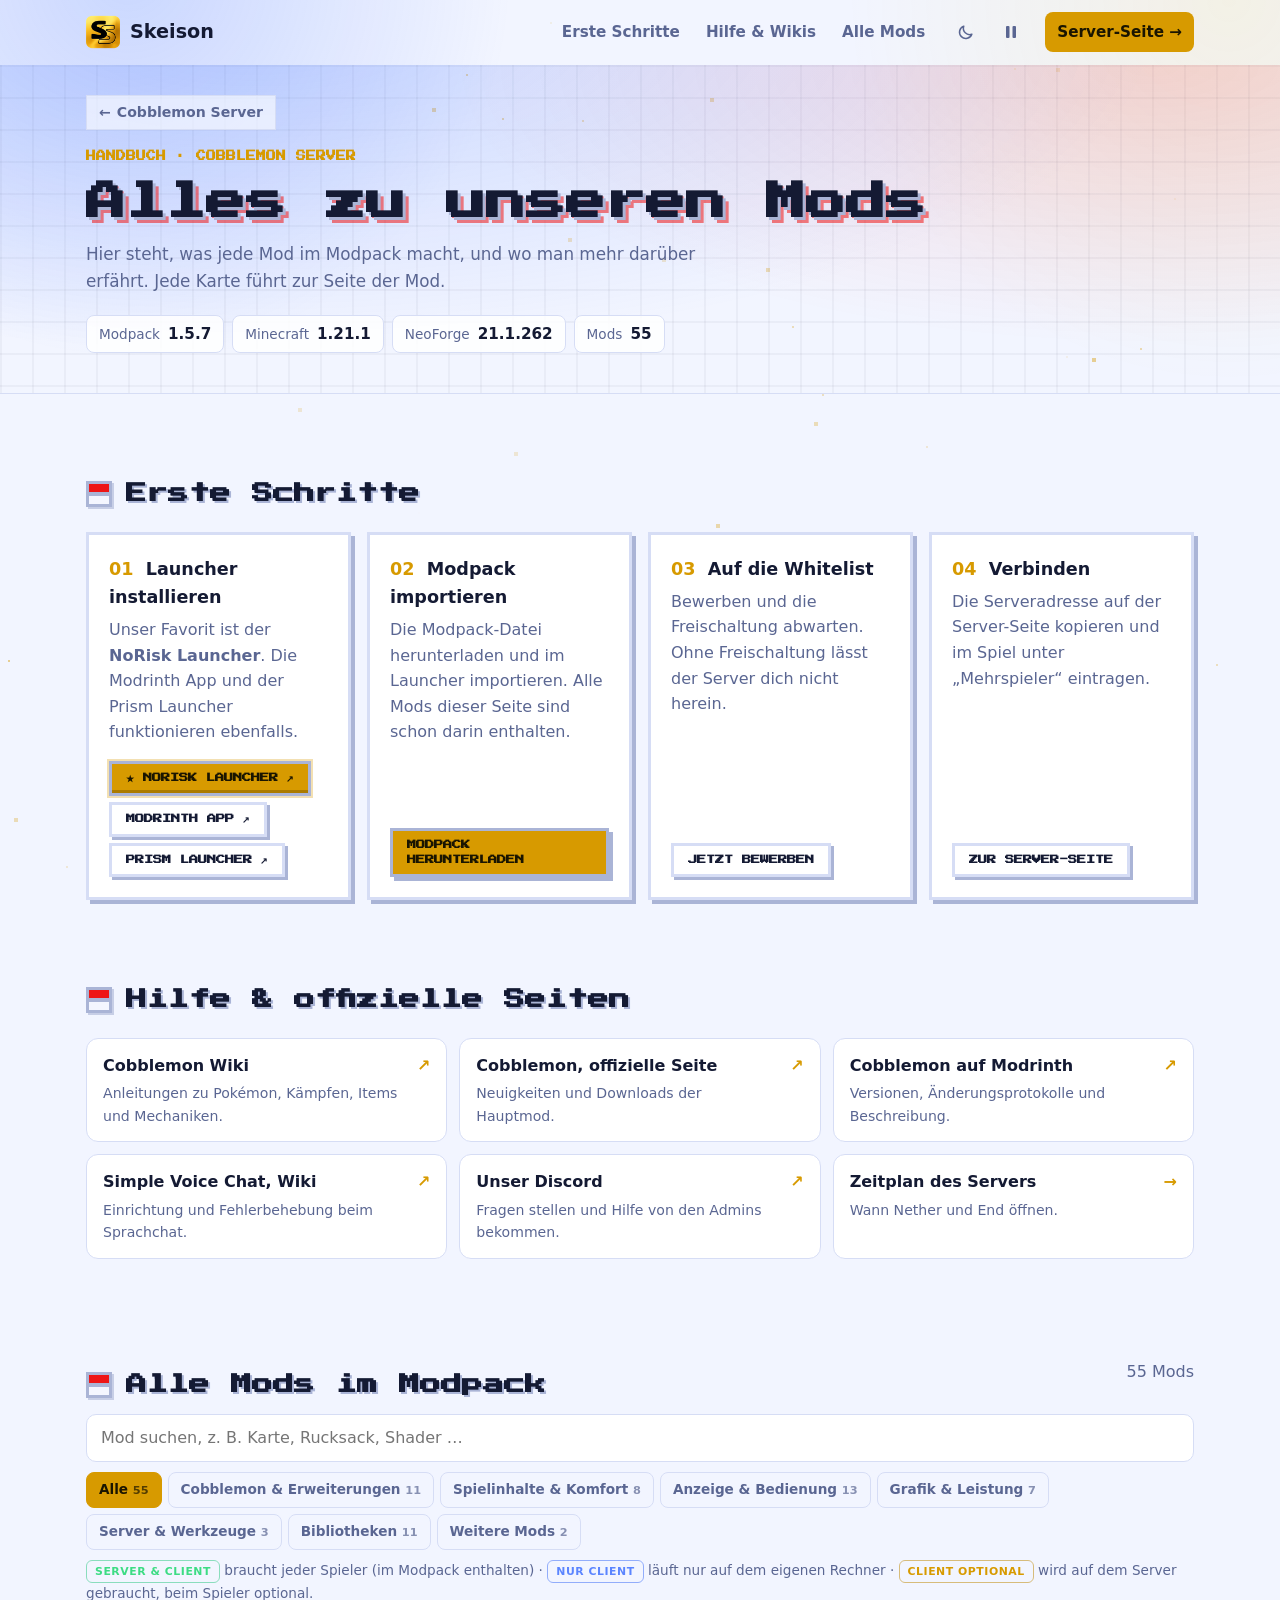
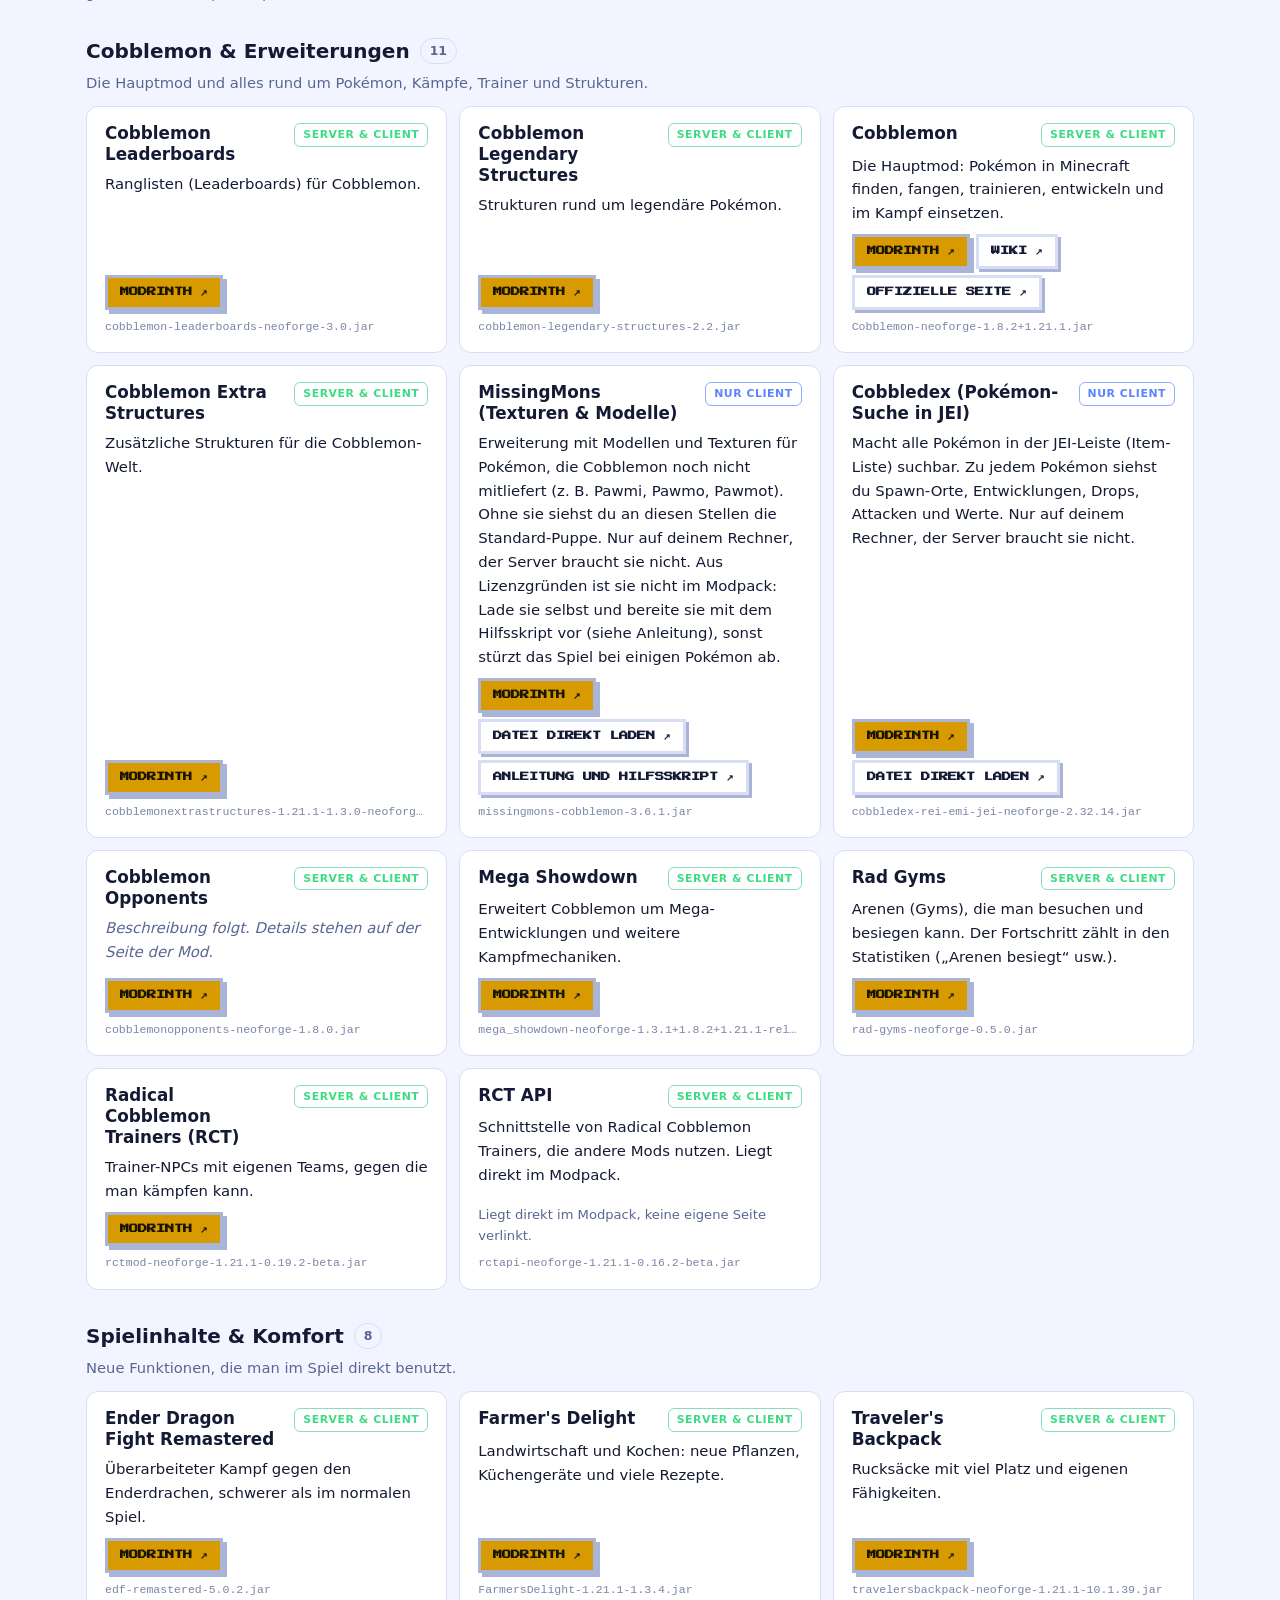
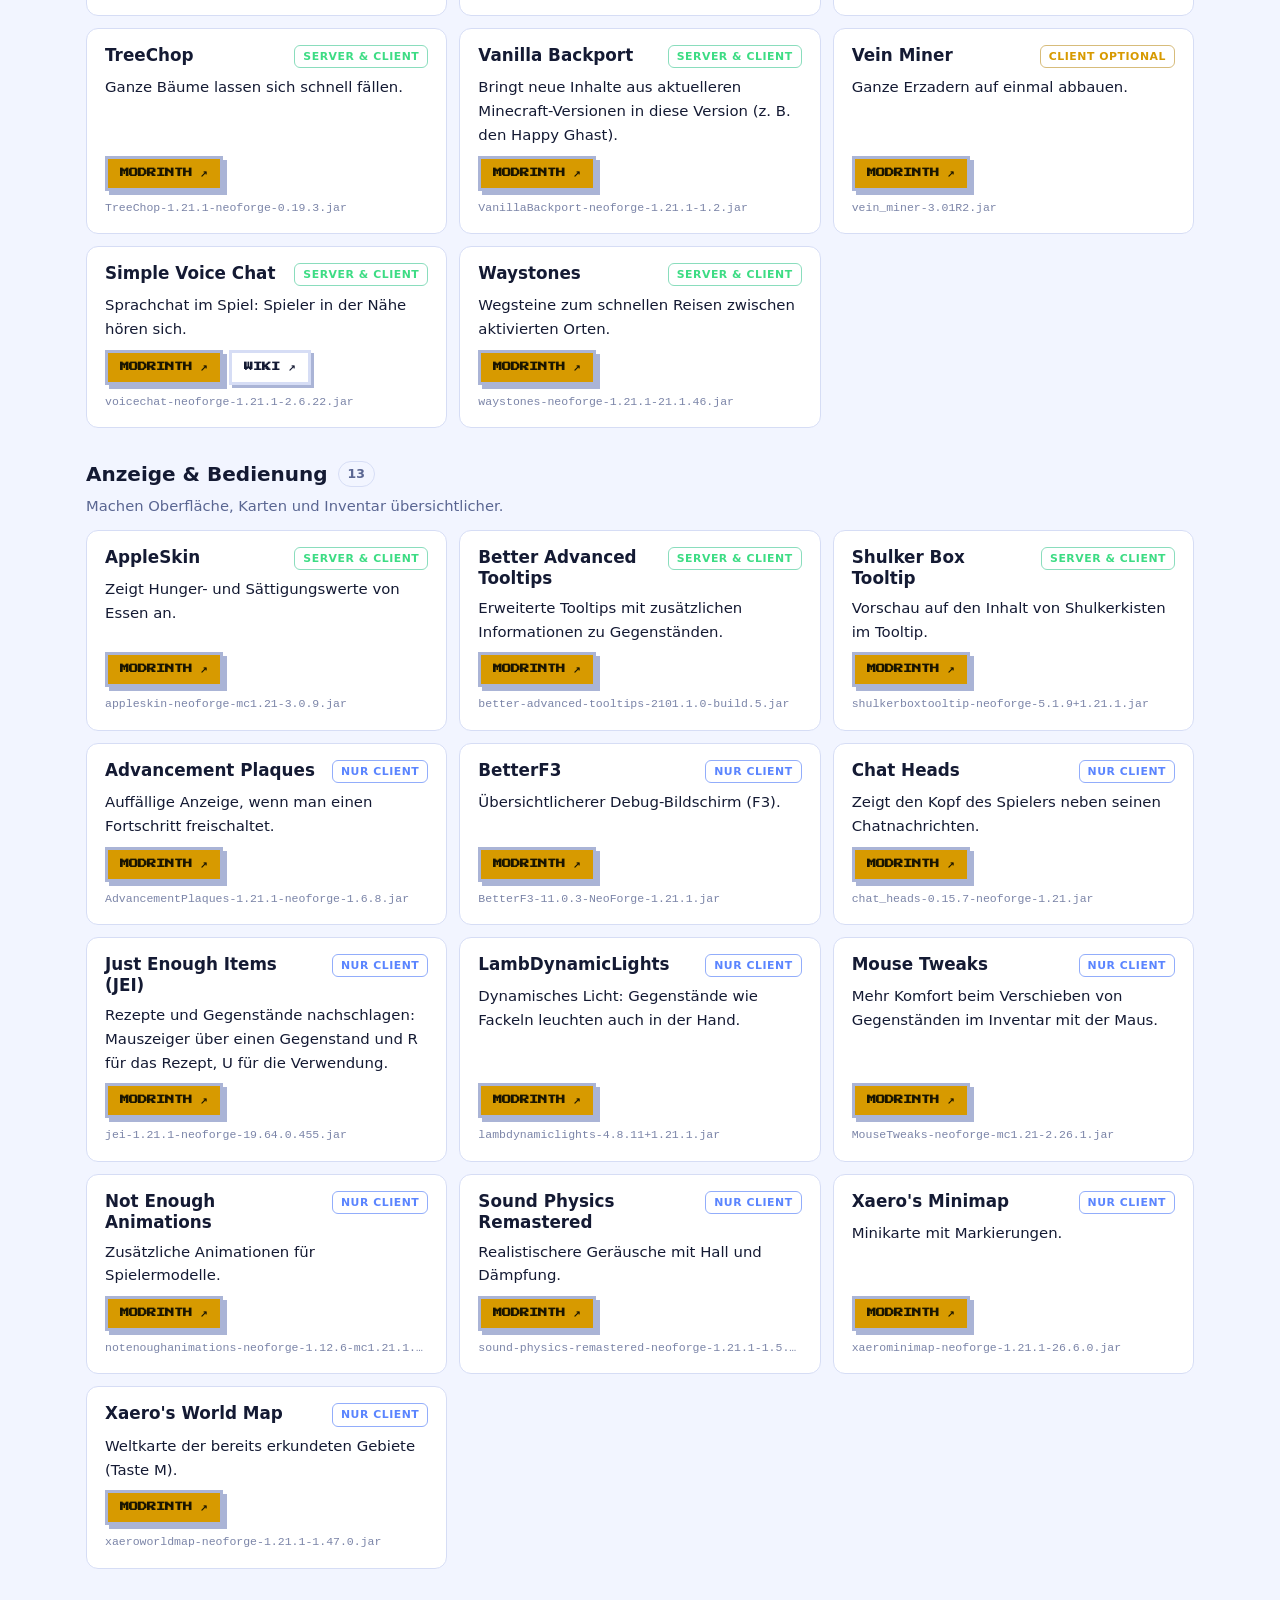
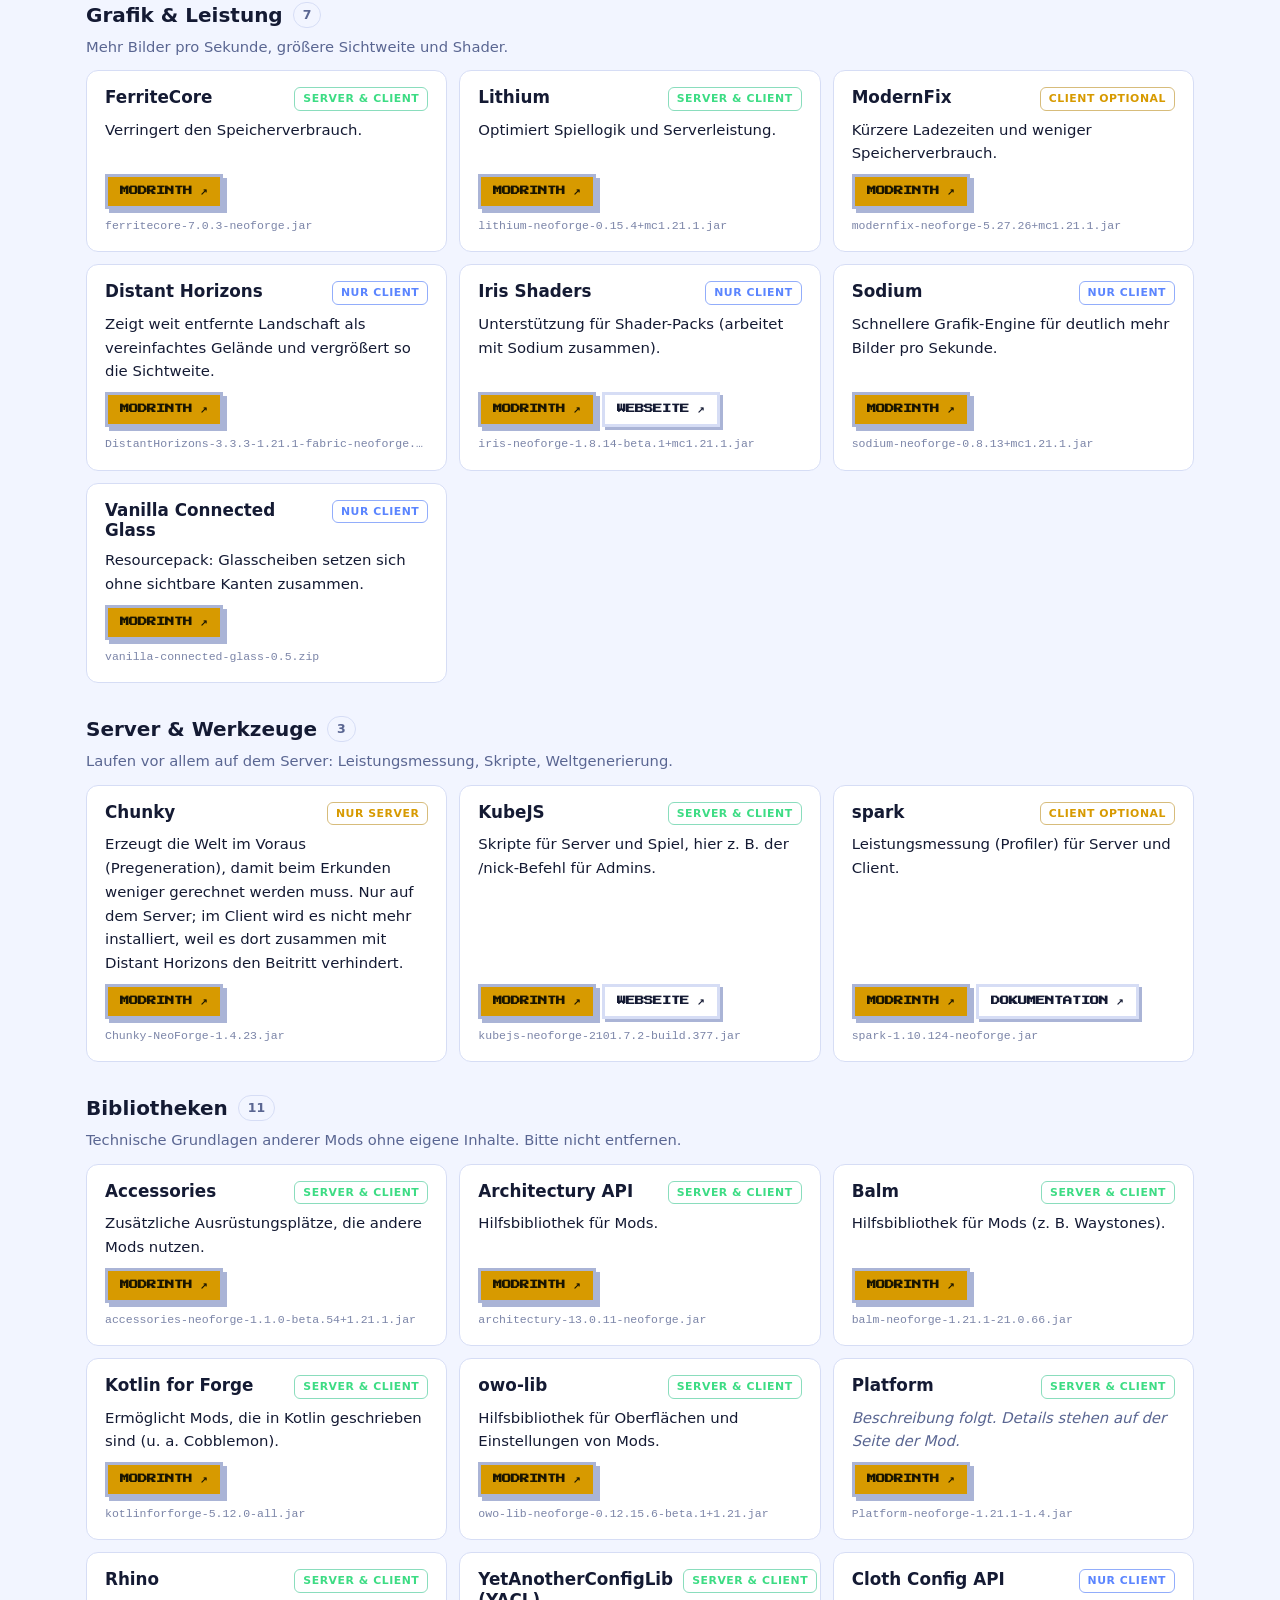
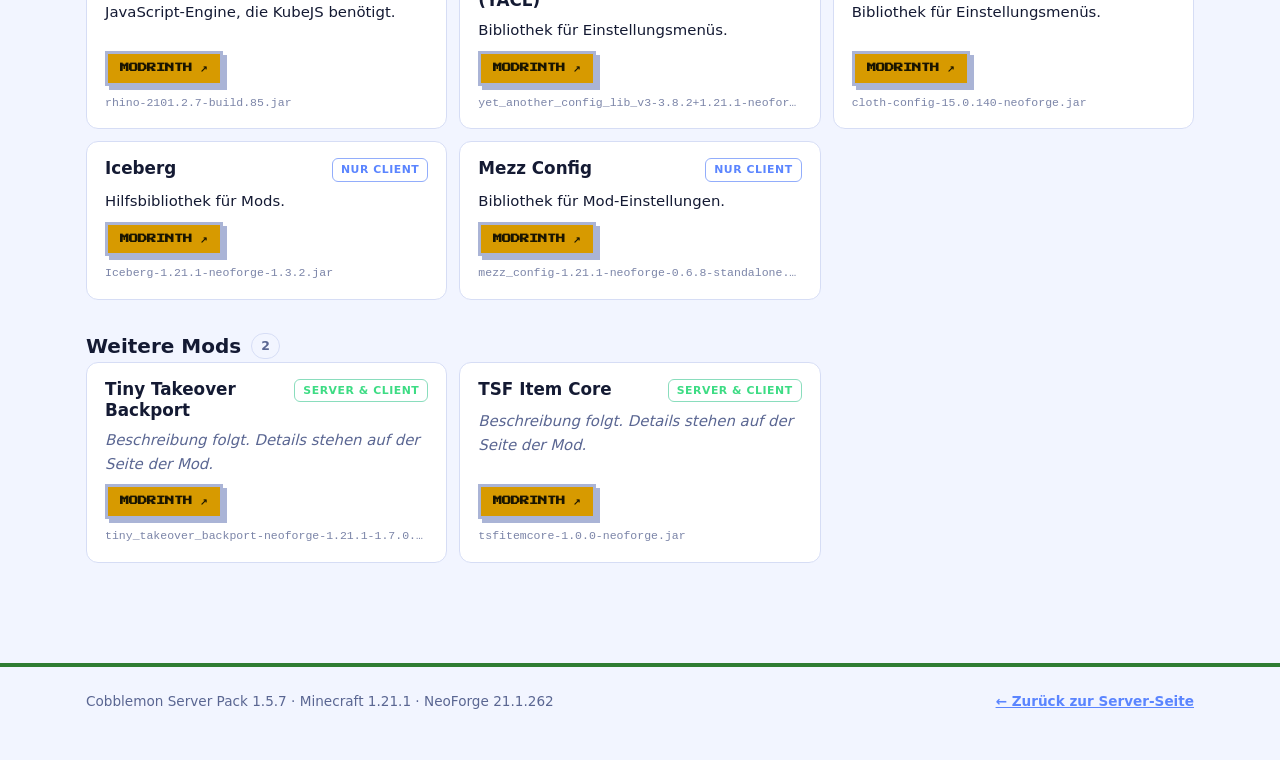
<file: site/cobblemon/handbuch/index.html>
<!doctype html>
<html lang="de">
<head>
<meta charset="utf-8">
<meta name="viewport" content="width=device-width, initial-scale=1">
<title>Handbuch · Cobblemon Server</title>
<meta name="description" content="Handbuch zum Cobblemon Server: Einstieg, offizielle Hilfeseiten und alle Mods des Modpacks mit Erklärung und Link zur jeweiligen Seite.">
<meta name="theme-color" content="#0b0f1c">
<link rel="icon" href="../../favicon.svg" type="image/svg+xml">
<script src="../../assets/mode.js"></script>
<link rel="stylesheet" href="../../assets/fx.css">
<link rel="stylesheet" href="../style.css">
<link rel="stylesheet" href="handbuch.css">
<script>document.documentElement.classList.add('fx');</script>
</head>
<body>
<a class="skip" href="#inhalt">Zum Inhalt springen</a>
<div class="fx-bg" aria-hidden="true"><i></i><i></i><i></i><canvas></canvas></div>

<div class="nav-bar">
  <nav class="nav wrap" aria-label="Hauptnavigation">
    <a class="brand" href="../../"><span class="brand-mark" aria-hidden="true"></span>Skeison</a>
    <button class="menu-btn" type="button" aria-label="Menü öffnen" aria-expanded="false" aria-controls="navLinks"><span></span><span></span><span></span></button>
    <div class="links" id="navLinks">
      <span class="nav-ind" aria-hidden="true"></span>
      <a href="#start">Erste Schritte</a><a href="#hilfe">Hilfe &amp; Wikis</a><a href="#mods">Alle Mods</a>
      <a class="nav-cta" href="../">Server-Seite <span class="arr">→</span></a>
    </div>
  </nav>
  <div class="nav-progress"></div>
</div>

<header class="hero hb-hero" id="top">
  <div class="wrap">
    <p class="back"><a href="../"><span class="arr">←</span> Cobblemon Server</a></p>
    <p class="eyebrow">Handbuch · Cobblemon Server</p>
    <h1>Alles zu unseren Mods</h1>
    <p class="hb-lead">Hier steht, was jede Mod im Modpack macht, und wo man mehr darüber erfährt. Jede Karte führt zur Seite der Mod.</p>
    <ul class="facts" id="packFacts" aria-label="Modpack"></ul>
  </div>
</header>

<main class="wrap" id="inhalt">
  <section id="start">
    <h2 data-reveal>Erste Schritte</h2>
    <ol class="steps" data-stagger>
      <li><h3>Launcher installieren</h3><p>Unser Favorit ist der <strong>NoRisk Launcher</strong>. Die Modrinth App und der Prism Launcher funktionieren ebenfalls.</p>
        <span class="step-links"><a class="btn small fav" href="https://norisk.gg/" target="_blank" rel="noopener">★ NoRisk Launcher <span class="arr">↗</span></a><a class="btn small ghost" href="https://modrinth.com/app" target="_blank" rel="noopener">Modrinth App <span class="arr">↗</span></a><a class="btn small ghost" href="https://prismlauncher.org/" target="_blank" rel="noopener">Prism Launcher <span class="arr">↗</span></a></span></li>
      <li><h3>Modpack importieren</h3><p>Die Modpack-Datei herunterladen und im Launcher importieren. Alle Mods dieser Seite sind schon darin enthalten.</p>
        <a class="btn small" href="../download/CobblemonServerPack.mrpack" download>Modpack herunterladen</a></li>
      <li><h3>Auf die Whitelist</h3><p>Bewerben und die Freischaltung abwarten. Ohne Freischaltung lässt der Server dich nicht herein.</p>
        <a class="btn small ghost" href="../#bewerben">Jetzt bewerben</a></li>
      <li><h3>Verbinden</h3><p>Die Serveradresse auf der Server-Seite kopieren und im Spiel unter „Mehrspieler“ eintragen.</p>
        <a class="btn small ghost" href="../">Zur Server-Seite</a></li>
    </ol>
  </section>

  <section id="hilfe">
    <h2 data-reveal>Hilfe &amp; offizielle Seiten</h2>
    <div class="links-grid" data-stagger>
      <a class="lk" href="https://wiki.cobblemon.com/" target="_blank" rel="noopener"><b>Cobblemon Wiki</b><span>Anleitungen zu Pokémon, Kämpfen, Items und Mechaniken.</span><i class="arr">↗</i></a>
      <a class="lk" href="https://cobblemon.com/" target="_blank" rel="noopener"><b>Cobblemon, offizielle Seite</b><span>Neuigkeiten und Downloads der Hauptmod.</span><i class="arr">↗</i></a>
      <a class="lk" href="https://modrinth.com/project/MdwFAVRL" target="_blank" rel="noopener"><b>Cobblemon auf Modrinth</b><span>Versionen, Änderungsprotokolle und Beschreibung.</span><i class="arr">↗</i></a>
      <a class="lk" href="https://modrepo.de/minecraft/voicechat/wiki" target="_blank" rel="noopener"><b>Simple Voice Chat, Wiki</b><span>Einrichtung und Fehlerbehebung beim Sprachchat.</span><i class="arr">↗</i></a>
      <a class="lk" href="https://discord.gg/tjVKFGMRw7" target="_blank" rel="noopener"><b>Unser Discord</b><span>Fragen stellen und Hilfe von den Admins bekommen.</span><i class="arr">↗</i></a>
      <a class="lk" href="../#schedule"><b>Zeitplan des Servers</b><span>Wann Nether und End öffnen.</span><i class="arr">→</i></a>
    </div>
  </section>

  <section id="mods">
    <div class="sec-head" data-reveal>
      <h2>Alle Mods im Modpack</h2>
      <p class="muted" id="modCount" aria-live="polite"></p>
    </div>
    <div class="hb-tools">
      <input id="modSearch" type="search" placeholder="Mod suchen, z. B. Karte, Rucksack, Shader …" autocomplete="off" aria-label="Mods durchsuchen">
      <div class="chips" id="modCats" role="group" aria-label="Kategorie"></div>
    </div>
    <p class="muted hb-key"><span class="badge both">Server &amp; Client</span> braucht jeder Spieler (im Modpack enthalten) · <span class="badge client">Nur Client</span> läuft nur auf dem eigenen Rechner · <span class="badge opt">Client optional</span> wird auf dem Server gebraucht, beim Spieler optional.</p>
    <div id="modList"><p class="muted">Mods werden geladen …</p></div>
  </section>
</main>

<footer class="foot"><div class="wrap muted foot-in"><span id="packInfo"></span><a href="../">← Zurück zur Server-Seite</a></div></footer>
<script src="../../assets/fx.js"></script>
<script src="handbuch.js"></script>
</body>
</html>
</file>
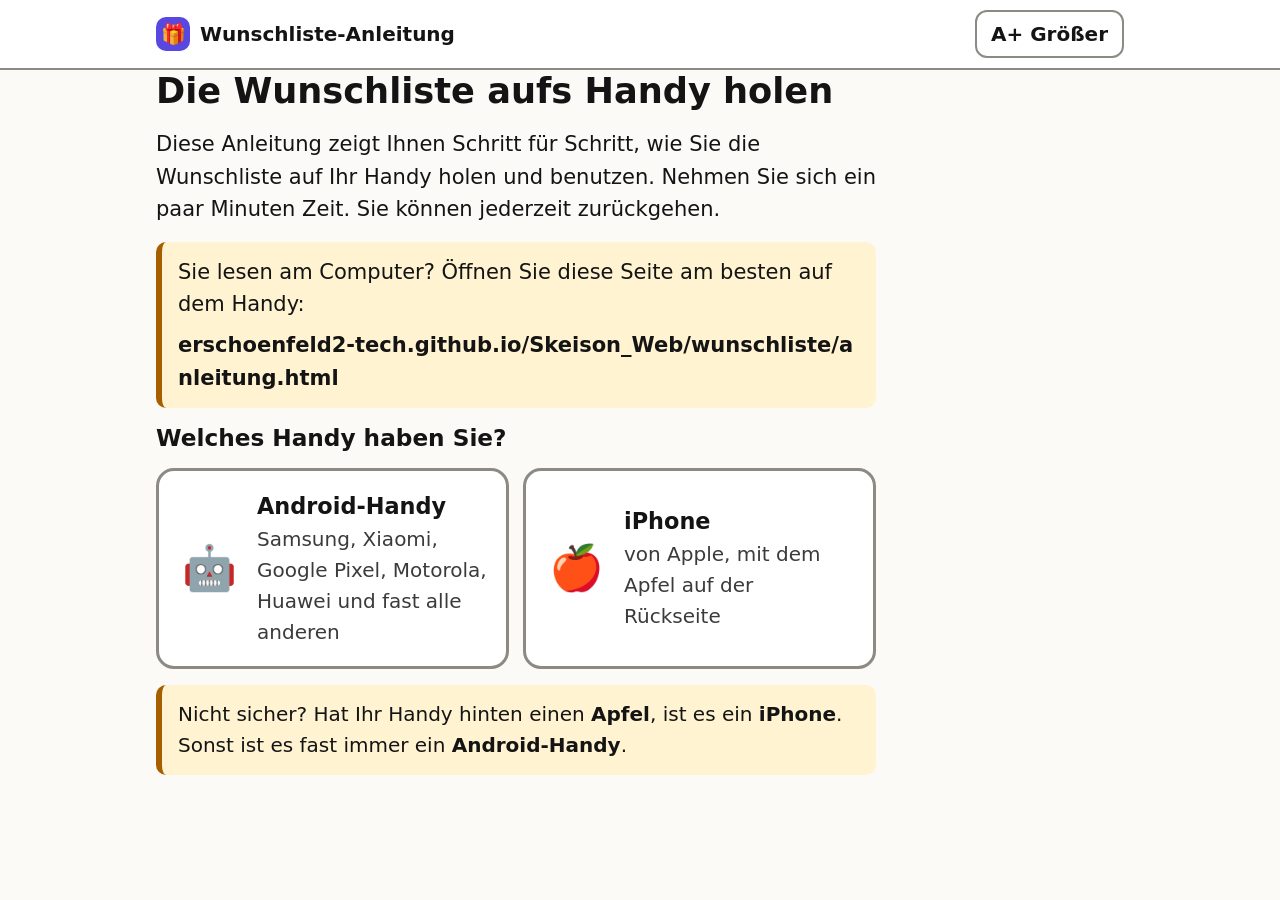
<file: site/wunschliste/anleitung.html>
<!doctype html>
<html lang="de">
<head>
<meta charset="utf-8">
<meta name="viewport" content="width=device-width, initial-scale=1, viewport-fit=cover">
<meta name="color-scheme" content="light dark">
<meta name="referrer" content="strict-origin-when-cross-origin">
<title>Wunschliste: Anleitung fürs Handy</title>
<meta name="description" content="Schritt für Schritt erklärt: die Wunschliste auf dem Android-Handy oder iPhone einrichten, anmelden, Wünsche reservieren und Geschenke besorgen.">
<meta name="theme-color" content="#fbfaf7" media="(prefers-color-scheme: light)">
<meta name="theme-color" content="#121316" media="(prefers-color-scheme: dark)">
<!-- Eigenstaendige Anleitung: CSS und JS stehen hier drin, alle Links zeigen auf die Live-Seite.
     So funktioniert die Datei auch, wenn man sie einzeln per Mail oder Messenger weitergibt. -->
<style>
:root {
  --bg: #fbfaf7; --fg: #141414; --mut: #3b3b3b; --line: #8d8a84; --panel: #ffffff;
  --pri: #0b4fc4; --pri-fg: #ffffff; --pri-hover: #083d99;
  --sec-bg: #ffffff; --sec-fg: #0b2f75;
  --hint-bg: #fff3d1; --hint-line: #a65f00;
  --hl: #e03a00; --hl-soft: rgba(224, 58, 0, .28);
  --focus: #6a00d6;
  /* Farben der gezeichneten Handy-Bildschirme */
  --frame: #24262c; --s-bg: #f2f3f7; --s-fg: #15171c; --s-mut: #575c68; --s-card: #ffffff; --s-line: #d3d6de;
  --s-acc: #5847e0; --s-acc-fg: #ffffff; --s-dim: rgba(10, 12, 20, .45); --s-sys: #ffffff;
  color-scheme: light;
}
@media (prefers-color-scheme: dark) {
  :root {
    --bg: #121316; --fg: #f3f3f3; --mut: #cfcfcf; --line: #7b7f88; --panel: #1c1e23;
    --pri: #a8c8ff; --pri-fg: #0a1630; --pri-hover: #cfe0ff;
    --sec-bg: #1c1e23; --sec-fg: #cfe0ff;
    --hint-bg: #2c2410; --hint-line: #ffb020;
    --hl: #ffb020; --hl-soft: rgba(255, 176, 32, .3);
    --focus: #ffd84d;
    --frame: #4a4e58; --s-bg: #0f1320; --s-fg: #eef0f6; --s-mut: #a9afc1; --s-card: #1c2234; --s-line: #343c54;
    --s-acc: #9286ff; --s-acc-fg: #0b0d18; --s-dim: rgba(0, 0, 0, .6); --s-sys: #262b3a;
    color-scheme: dark;
  }
}
* { box-sizing: border-box; }
html { font-size: 100%; -webkit-text-size-adjust: 100%; text-size-adjust: 100%; }
html.big { font-size: 118%; }
body {
  margin: 0; background: var(--bg); color: var(--fg);
  font: 400 1.3125rem/1.55 system-ui, -apple-system, "Segoe UI", Roboto, "Helvetica Neue", Arial, sans-serif;
  overflow-wrap: break-word; padding-bottom: calc(118px + env(safe-area-inset-bottom));
}
a { color: var(--sec-fg); text-underline-offset: 3px; text-decoration-thickness: 2px; }
:focus-visible { outline: 4px solid var(--focus); outline-offset: 3px; border-radius: 6px; }
h1, h2 { line-height: 1.2; margin: 0; }
h1 { font-size: 1.85rem; }
h1:focus { outline: none; }
h2 { font-size: 1.45rem; }
p { margin: 0; }
.wrap { max-width: 1000px; margin: 0 auto; padding: 0 16px; }

/* Kopf mit Fortschritt */
.top { border-bottom: 2px solid var(--line); background: var(--panel); }
.top-in { display: flex; align-items: center; justify-content: space-between; gap: 12px; padding-top: 10px; padding-bottom: 10px; }
.brand { display: flex; align-items: center; gap: 10px; font-weight: 700; font-size: 1.25rem; text-align: left; color: var(--fg); text-decoration: none; background: none; border: 0; padding: 6px 0; font-family: inherit; cursor: pointer; }
.brand-ic { width: 34px; height: 34px; border-radius: 10px; background: var(--s-acc); display: grid; place-items: center; font-size: 20px; flex: none; }
.size-btn { font: inherit; font-size: 1.25rem; font-weight: 600; min-height: 48px; padding: 6px 14px; border-radius: 12px; border: 2px solid var(--line); background: var(--sec-bg); color: var(--fg); cursor: pointer; white-space: nowrap; }
html.big .size-btn { border-color: var(--pri); box-shadow: inset 0 0 0 2px var(--pri); }
.prog { padding-bottom: 12px; }
.prog p { font-weight: 700; font-size: 1.25rem; margin-bottom: 6px; }
.bar { height: 12px; border-radius: 99px; background: color-mix(in srgb, var(--line) 35%, transparent); border: 1px solid var(--line); overflow: hidden; }
.bar i { display: block; height: 100%; background: var(--pri); border-radius: 99px; transition: width .3s ease; }

/* Ein Schritt: Text und Bild */
main { padding-top: 22px; }
main:focus { outline: none; }
.step { display: grid; gap: 22px; }
.txt { display: grid; gap: 16px; align-content: start; }
.txt b, .txt strong { font-weight: 700; }
.q { font-weight: 700; padding: 0 .15em; border-radius: 4px; background: color-mix(in srgb, var(--hl) 16%, transparent); box-decoration-break: clone; -webkit-box-decoration-break: clone; }
.lead { color: var(--fg); }
ol.do, ul.do { margin: 0; padding-left: 1.4em; display: grid; gap: 8px; }
ul.keys { list-style: none; margin: 0; padding: 0; display: grid; gap: 10px; }
ul.keys li { display: grid; grid-template-columns: 44px 1fr; gap: 12px; align-items: center; }
ul.keys .k { width: 44px; height: 44px; border-radius: 12px; border: 2px solid var(--line); display: grid; place-items: center; background: var(--panel); }
ul.keys svg { width: 26px; height: 26px; fill: none; stroke: currentColor; stroke-width: 1.8; stroke-linecap: round; stroke-linejoin: round; }
.hint { background: var(--hint-bg); border-left: 6px solid var(--hint-line); border-radius: 10px; padding: 14px 16px; display: grid; gap: 8px; }
.hint p { font-size: 1.25rem; }
.acts { display: flex; flex-wrap: wrap; gap: 12px; }
.btn {
  display: inline-flex; align-items: center; justify-content: center; gap: 10px; text-align: center;
  font: inherit; font-weight: 700; font-size: 1.3rem; min-height: 64px; padding: 12px 24px; border-radius: 16px;
  border: 3px solid var(--pri); background: var(--pri); color: var(--pri-fg); text-decoration: none; cursor: pointer;
}
.btn:hover { background: var(--pri-hover); border-color: var(--pri-hover); }
.btn.ghost { background: var(--sec-bg); color: var(--sec-fg); border-color: var(--line); }
.btn.ghost:hover { border-color: var(--sec-fg); background: var(--sec-bg); }
.btn.wide { width: 100%; }
.btn[hidden] { display: none; }
.skip-link { font-size: inherit; }

/* Auswahl am Anfang */
.choice { display: grid; gap: 14px; }
.pick {
  display: grid; grid-template-columns: 64px 1fr; gap: 16px; align-items: center; text-align: left; width: 100%;
  font: inherit; color: var(--fg); background: var(--panel); border: 3px solid var(--line); border-radius: 18px;
  padding: 18px; cursor: pointer; min-height: 96px;
}
.pick:hover { border-color: var(--pri); }
.pick .pi { font-size: 44px; line-height: 1; text-align: center; }
.pick b { display: block; font-size: 1.4rem; }
.pick small { display: block; font-size: 1.25rem; color: var(--mut); }
.pick .you { display: inline-block; margin-top: 6px; font-size: 1.25rem; font-weight: 700; padding: 2px 10px; border-radius: 99px; background: var(--pri); color: var(--pri-fg); }
.pick.mine { border-color: var(--pri); }
.desk-note[hidden] { display: none; }
.url { font-weight: 700; word-break: break-all; }

/* Fusszeile mit Zurueck/Weiter */
.nav {
  position: fixed; left: 0; right: 0; bottom: 0; z-index: 20;
  background: var(--panel); border-top: 2px solid var(--line);
  padding: 12px 0 calc(12px + env(safe-area-inset-bottom));
}
.nav .wrap { display: grid; grid-template-columns: 1fr 1.6fr; gap: 12px; }
.nav .btn { width: 100%; padding: 10px 12px; }
.nav.solo .wrap { grid-template-columns: 1fr; }
.nav[hidden] { display: none; }

/* ---------- Gezeichnetes Handy ---------- */
.fig { margin: 0; display: grid; justify-items: center; gap: 10px; }
.fig figcaption { font-size: 1.25rem; color: var(--mut); text-align: center; max-width: 300px; }
.phone {
  width: 236px; max-width: 100%; height: 456px; border-radius: 36px; padding: 10px; background: var(--frame);
  box-shadow: 0 20px 40px -24px rgba(0, 0, 0, .55);
}
.scr {
  position: relative; height: 100%; border-radius: 27px; overflow: hidden; background: var(--s-bg); color: var(--s-fg);
  font: 400 13px/1.35 system-ui, -apple-system, "Segoe UI", Roboto, Arial, sans-serif; display: flex; flex-direction: column;
}
.scr * { box-sizing: border-box; }
.m-st { display: flex; justify-content: space-between; align-items: center; padding: 7px 18px 4px; font-size: 11px; font-weight: 700; flex: none; }
.m-st i { display: inline-block; width: 18px; height: 9px; border: 1.5px solid currentColor; border-radius: 3px; position: relative; }
.m-st i::after { content: ""; position: absolute; inset: 1px 4px 1px 1px; background: currentColor; border-radius: 1px; }
.m-url { margin: 4px 10px 6px; padding: 6px 10px; border-radius: 99px; background: var(--s-card); border: 1px solid var(--s-line); font-size: 11px; color: var(--s-mut); white-space: nowrap; overflow: hidden; text-overflow: ellipsis; flex: none; }
.m-nav { display: flex; align-items: center; gap: 7px; padding: 6px 12px 8px; font-weight: 700; flex: none; border-bottom: 1px solid var(--s-line); }
.m-logo { width: 18px; height: 18px; border-radius: 6px; background: var(--s-acc); }
.m-nav .m-burger { margin-left: auto; width: 16px; height: 10px; border-top: 2px solid currentColor; border-bottom: 2px solid currentColor; position: relative; }
.m-nav .m-burger::after { content: ""; position: absolute; left: 0; right: 0; top: 2px; border-top: 2px solid currentColor; }
.m-body { flex: 1; padding: 10px 12px; display: grid; gap: 9px; align-content: start; overflow: hidden; position: relative; }
.m-eye { font-size: 10px; text-transform: uppercase; letter-spacing: .06em; color: var(--s-mut); font-weight: 700; }
.m-h { font-size: 17px; font-weight: 800; line-height: 1.2; }
.m-h.s { font-size: 14px; }
.m-p { font-size: 11.5px; color: var(--s-mut); }
.m-card { background: var(--s-card); border: 1px solid var(--s-line); border-radius: 12px; padding: 9px; display: grid; gap: 7px; }
.m-btn { display: block; text-align: center; padding: 8px 10px; border-radius: 10px; background: var(--s-acc); color: var(--s-acc-fg); font-weight: 700; font-size: 12.5px; }
.m-btn.ghost { background: transparent; color: var(--s-fg); border: 1.5px solid var(--s-line); }
.m-btn.sm { display: inline-block; padding: 5px 9px; font-size: 11.5px; }
.m-row { display: flex; gap: 8px; align-items: center; }
.m-row.end { justify-content: flex-end; }
.m-row.split { justify-content: space-between; }
.m-tbtn { font-weight: 700; color: var(--s-acc); padding: 6px 8px; border-radius: 8px; font-size: 12.5px; }
.m-dim { position: absolute; inset: 0; background: var(--s-dim); z-index: 2; }
.m-dlg { position: absolute; left: 12px; right: 12px; top: 34%; z-index: 3; background: var(--s-sys); border-radius: 18px; padding: 14px; display: grid; gap: 8px; box-shadow: 0 12px 30px rgba(0, 0, 0, .35); }
.m-dlg b { font-size: 14px; }
.m-dlg p { font-size: 12px; color: var(--s-mut); }
.m-dlg .m-center { text-align: center; justify-items: center; display: grid; gap: 6px; }
.m-sheet { position: absolute; left: 0; right: 0; bottom: 0; z-index: 3; background: var(--s-sys); border-radius: 18px 18px 0 0; padding: 14px 14px 22px; display: grid; gap: 8px; box-shadow: 0 -10px 30px rgba(0, 0, 0, .25); }
.m-sheet b { font-size: 14px; }
.m-snack { position: absolute; left: 10px; right: 10px; bottom: 16px; z-index: 3; background: #2a2d36; color: #fff; border-radius: 10px; padding: 10px 10px 10px 12px; display: flex; justify-content: space-between; align-items: center; gap: 6px; font-size: 11.5px; }
.m-snack .m-tbtn { color: #b9b1ff; }
.m-toast { position: absolute; left: 10px; right: 10px; bottom: 62px; z-index: 3; background: #2a2d36; color: #fff; border-radius: 10px; padding: 9px 10px; display: flex; justify-content: space-between; align-items: center; gap: 6px; font-size: 11px; }
.m-toast span:last-child { color: #b9b1ff; font-weight: 700; }
.m-appic { width: 46px; height: 46px; border-radius: 13px; background: linear-gradient(145deg, #7a6bff, #4b39d6); display: grid; place-items: center; font-size: 24px; }
.m-field { display: grid; gap: 3px; font-size: 11px; font-weight: 600; }
.m-field span { display: block; padding: 6px 8px; border-radius: 8px; border: 1.5px solid var(--s-line); background: var(--s-card); font-weight: 400; min-height: 26px; }
.m-field span.ph { color: var(--s-mut); }
.m-seg { display: grid; grid-template-columns: 1fr 1fr; background: var(--s-bg); border: 1px solid var(--s-line); border-radius: 10px; padding: 3px; font-size: 12px; font-weight: 700; text-align: center; }
.m-seg span { padding: 5px; border-radius: 7px; }
.m-seg .on { background: var(--s-acc); color: var(--s-acc-fg); }
.m-tiles { display: grid; grid-template-columns: 1fr 1fr 1fr; gap: 6px; }
.m-tile { background: var(--s-card); border: 1px solid var(--s-line); border-radius: 10px; padding: 7px; display: grid; }
.m-tile b { font-size: 16px; }
.m-tile small { font-size: 9.5px; color: var(--s-mut); line-height: 1.2; }
.m-list { display: grid; gap: 6px; }
.m-lc { display: grid; grid-template-columns: 34px 1fr; gap: 8px; align-items: center; background: var(--s-card); border: 1px solid var(--s-line); border-radius: 12px; padding: 7px; }
.m-lc .m-em { width: 34px; height: 34px; border-radius: 9px; display: grid; place-items: center; font-size: 18px; background: color-mix(in srgb, var(--s-acc) 18%, transparent); }
.m-lc b { display: block; font-size: 12.5px; }
.m-lc small { display: block; font-size: 10.5px; color: var(--s-mut); }
.m-wish { background: var(--s-card); border: 1px solid var(--s-line); border-radius: 12px; overflow: hidden; display: grid; }
.m-wish .m-img { height: 62px; display: grid; place-items: center; font-size: 30px; background: color-mix(in srgb, var(--s-acc) 14%, var(--s-card)); }
.m-wish .m-wb { padding: 7px 8px 9px; display: grid; gap: 5px; }
.m-wish b { font-size: 12.5px; }
.m-wish small { font-size: 10.5px; color: var(--s-mut); }
.m-state { font-size: 11px; font-weight: 700; padding: 4px 7px; border-radius: 8px; background: color-mix(in srgb, var(--s-mut) 18%, transparent); justify-self: start; }
.m-banner { font-size: 10.5px; padding: 7px 8px; border-radius: 10px; background: color-mix(in srgb, var(--s-acc) 16%, var(--s-card)); border: 1px solid var(--s-line); }
.m-gift { display: grid; grid-template-columns: auto 28px 1fr auto; gap: 6px; align-items: center; background: var(--s-card); border: 1px solid var(--s-line); border-radius: 10px; padding: 7px; font-size: 11px; }
.m-gift .m-th { width: 28px; height: 28px; border-radius: 7px; display: grid; place-items: center; background: color-mix(in srgb, var(--s-acc) 14%, var(--s-card)); font-size: 15px; }
.m-gift b { display: block; font-size: 11.5px; }
.m-gift small { color: var(--s-mut); font-size: 10px; }
.m-check { display: grid; justify-items: center; gap: 1px; font-size: 9px; font-weight: 700; }
.m-check i { width: 18px; height: 18px; border-radius: 5px; border: 2px solid var(--s-mut); display: block; }
.m-check.on i { background: var(--s-acc); border-color: var(--s-acc); }
.m-tab { flex: none; display: grid; grid-template-columns: repeat(5, 1fr); align-items: center; border-top: 1px solid var(--s-line); background: var(--s-card); padding: 5px 4px 12px; font-size: 9px; text-align: center; color: var(--s-mut); position: relative; }
.m-tab span { display: grid; justify-items: center; gap: 1px; padding: 3px 0; border-radius: 8px; }
.m-tab svg { width: 19px; height: 19px; fill: none; stroke: currentColor; stroke-width: 1.8; stroke-linecap: round; stroke-linejoin: round; }
.m-tab .on { color: var(--s-acc); font-weight: 700; }
.m-tab .plus { width: 34px; height: 34px; margin: 0 auto; border-radius: 50%; background: var(--s-acc); color: var(--s-acc-fg); display: grid; place-items: center; }
.m-tab .plus svg { stroke-width: 2.4; }
.m-av { width: 19px; height: 19px; border-radius: 50%; background: #f4a259; display: block; }
.m-home { flex: 1; padding: 22px 14px; display: grid; grid-template-columns: repeat(4, 1fr); gap: 16px 6px; align-content: start; background: linear-gradient(170deg, #4f6bd8, #8a5bd1 60%, #d4708f); color: #fff; }
.m-home .m-ic { display: grid; justify-items: center; gap: 4px; font-size: 9.5px; text-align: center; text-shadow: 0 1px 2px rgba(0, 0, 0, .5); }
.m-home .m-ic i { font-style: normal; width: 40px; height: 40px; border-radius: 11px; display: grid; place-items: center; font-size: 21px; background: rgba(255, 255, 255, .88); }
.m-home .m-ic .wl { background: linear-gradient(145deg, #7a6bff, #4b39d6); }
.m-home .m-dock { grid-column: 1 / -1; margin-top: auto; }
.m-sw { width: 34px; height: 20px; border-radius: 99px; background: var(--s-line); position: relative; flex: none; }
.m-sw::after { content: ""; position: absolute; top: 2px; left: 2px; width: 16px; height: 16px; border-radius: 50%; background: #fff; box-shadow: 0 1px 2px rgba(0, 0, 0, .3); }
.m-sw.on { background: var(--s-acc); }
.m-sw.on::after { left: 16px; }
.m-set { display: flex; justify-content: space-between; align-items: center; gap: 8px; padding: 10px; background: var(--s-card); border-radius: 12px; border: 1px solid var(--s-line); font-size: 12.5px; font-weight: 600; }
.m-sbar { flex: none; background: var(--s-card); border-top: 1px solid var(--s-line); padding: 6px 10px 14px; display: grid; gap: 6px; }
.m-sbar .m-url { margin: 0; text-align: center; }
.m-tools { display: flex; justify-content: space-around; align-items: center; color: var(--s-acc); font-size: 18px; }
.m-tools span { display: grid; place-items: center; width: 32px; height: 30px; border-radius: 8px; }
.m-tools svg { width: 21px; height: 21px; fill: none; stroke: currentColor; stroke-width: 1.9; stroke-linecap: round; stroke-linejoin: round; }
.m-share { display: grid; gap: 0; background: var(--s-card); border-radius: 12px; border: 1px solid var(--s-line); overflow: visible; }
.m-share span { display: flex; justify-content: space-between; align-items: center; padding: 9px 10px; border-bottom: 1px solid var(--s-line); font-size: 12.5px; }
.m-share span:last-child { border-bottom: 0; }
.m-share svg { width: 17px; height: 17px; fill: none; stroke: currentColor; stroke-width: 1.8; stroke-linecap: round; stroke-linejoin: round; }
.m-ios-top { display: flex; justify-content: space-between; align-items: center; padding: 8px 10px; font-size: 12px; border-bottom: 1px solid var(--s-line); flex: none; }
.m-ios-top b { font-size: 11px; flex: 1; min-width: 0; text-align: center; line-height: 1.2; }
.m-ios-top .m-tbtn { padding: 4px 5px; font-size: 11.5px; white-space: nowrap; flex: none; }

/* Markierung: wo getippt wird (Ring und Finger) */
.tap { position: relative; z-index: 4; outline: 3px solid var(--hl); outline-offset: 3px; animation: ring 1.6s ease-in-out infinite; }
.tap::after {
  content: "👆"; position: absolute; left: 50%; top: 100%; margin-left: -15px; margin-top: 2px; font-size: 30px; line-height: 1;
  pointer-events: none; animation: bob 1.6s ease-in-out infinite; filter: drop-shadow(0 2px 2px rgba(0, 0, 0, .45));
}
.tap.up::after { content: "👇"; top: auto; bottom: 100%; margin-top: 0; margin-bottom: 2px; animation-name: bob-up; }
.tap.left::after { left: auto; right: 100%; top: 50%; margin: -15px 0 0 0; content: "👉"; animation-name: bob-left; }
.m-tab.tap { outline-offset: -4px; }
@keyframes ring { 0%, 100% { box-shadow: 0 0 0 0 var(--hl-soft); } 50% { box-shadow: 0 0 0 9px var(--hl-soft); } }
@keyframes bob { 0%, 100% { transform: translateY(5px); } 50% { transform: translateY(0); } }
@keyframes bob-up { 0%, 100% { transform: translateY(-5px); } 50% { transform: translateY(0); } }
@keyframes bob-left { 0%, 100% { transform: translateX(-5px); } 50% { transform: translateX(0); } }
@media (prefers-reduced-motion: reduce) {
  .tap, .tap::after { animation: none; }
  .tap { box-shadow: 0 0 0 7px var(--hl-soft); }
  .bar i { transition: none; }
}

.done-ic { font-size: 64px; line-height: 1; }

@media (min-width: 820px) {
  h1 { font-size: 2.2rem; }
  .step { grid-template-columns: minmax(0, 1fr) 300px; gap: 48px; align-items: start; }
  .step.nofig { grid-template-columns: minmax(0, 1fr); max-width: 720px; }
  .phone { width: 270px; height: 520px; }
  .choice { grid-template-columns: 1fr 1fr; }
  .nav .wrap { grid-template-columns: 220px 300px; justify-content: end; }
  .nav.solo .wrap { grid-template-columns: 300px; }
}
@media print { .nav, .size-btn { display: none; } body { padding-bottom: 0; } }
</style>
</head>
<body>
<header class="top">
  <div class="wrap top-in">
    <button type="button" class="brand" id="home" aria-label="Wunschliste-Anleitung: zum Anfang"><span class="brand-ic" aria-hidden="true">🎁</span><span>Wunschliste-Anleitung</span></button>
    <button type="button" class="size-btn" id="bigText" title="Schrift größer oder kleiner stellen">A+ Größer</button>
  </div>
  <div class="wrap prog" id="prog" hidden>
    <p id="progText" aria-live="polite"></p>
    <div class="bar" aria-hidden="true"><i id="progBar"></i></div>
  </div>
</header>

<main class="wrap" id="main" tabindex="-1">
  <noscript><p>Diese Anleitung braucht JavaScript. Die Wunschliste finden Sie unter <a href="https://erschoenfeld2-tech.github.io/Skeison_Web/wunschliste/">erschoenfeld2-tech.github.io/Skeison_Web/wunschliste</a>, die App unter <a href="https://erschoenfeld2-tech.github.io/Skeison_Web/wunschliste/app.html">app.html</a>.</p></noscript>
</main>

<nav class="nav" id="nav" aria-label="Schritte" hidden>
  <div class="wrap">
    <button type="button" class="btn ghost" id="back">← Zurück</button>
    <button type="button" class="btn" id="next">Weiter →</button>
  </div>
</nav>

<script>
(function () {
  'use strict';
  var BASE = 'https://erschoenfeld2-tech.github.io/Skeison_Web/wunschliste/';
  var APK = 'https://github.com/erschoenfeld2-tech/Skeison_Web/releases/download/app-latest/Wunschliste.apk';
  var DISCORD = 'https://discord.gg/tjVKFGMRw7';
  var main = document.getElementById('main'), nav = document.getElementById('nav');
  var back = document.getElementById('back'), next = document.getElementById('next');
  var prog = document.getElementById('prog'), progText = document.getElementById('progText'), progBar = document.getElementById('progBar');

  // ---------- Bausteine fuer die gezeichneten Bildschirme ----------
  // Symbole wie in der Menueleiste der Wunschliste (index.html, #tabbar)
  var SVG = {
    home: '<svg viewBox="0 0 24 24"><path d="M3 10.5 12 3l9 7.5V20a1 1 0 0 1-1 1h-5v-6h-6v6H4a1 1 0 0 1-1-1z"/></svg>',
    freunde: '<svg viewBox="0 0 24 24"><circle cx="9" cy="8" r="3.5"/><path d="M2.5 20c.6-3.7 3.2-6 6.5-6s5.9 2.3 6.5 6"/><circle cx="17" cy="8.5" r="2.8"/><path d="M16.5 14c2.7.2 4.6 2.2 5 5"/></svg>',
    plus: '<svg viewBox="0 0 24 24"><path d="M12 5v14M5 12h14"/></svg>',
    geschenke: '<svg viewBox="0 0 24 24"><path d="M5 8h14l-1 12H6z"/><path d="M9 8V6a3 3 0 0 1 6 0v2"/></svg>',
    share: '<svg viewBox="0 0 24 24"><path d="M12 3v12M7.5 7.5 12 3l4.5 4.5"/><path d="M8 10H6a1 1 0 0 0-1 1v9a1 1 0 0 0 1 1h12a1 1 0 0 0 1-1v-9a1 1 0 0 0-1-1h-2"/></svg>',
    addhome: '<svg viewBox="0 0 24 24"><rect x="4" y="4" width="16" height="16" rx="4"/><path d="M12 8.5v7M8.5 12h7"/></svg>',
    copy: '<svg viewBox="0 0 24 24"><rect x="8" y="8" width="12" height="12" rx="2"/><path d="M16 8V5a1 1 0 0 0-1-1H5a1 1 0 0 0-1 1v10a1 1 0 0 0 1 1h3"/></svg>',
    book: '<svg viewBox="0 0 24 24"><path d="M4 5.5C6.5 4 9.5 4 12 6c2.5-2 5.5-2 8-.5V19c-2.5-1.5-5.5-1.5-8 .5-2.5-2-5.5-2-8-.5z"/><path d="M12 6v13.5"/></svg>',
    star: '<svg viewBox="0 0 24 24"><path d="m12 4 2.4 5 5.4.6-4 3.7 1.1 5.4L12 16l-4.9 2.7 1.1-5.4-4-3.7 5.4-.6z"/></svg>',
    tabs: '<svg viewBox="0 0 24 24"><rect x="7" y="7" width="13" height="13" rx="2"/><path d="M4 16V5a1 1 0 0 1 1-1h11"/></svg>'
  };
  function st() { return '<div class="m-st"><span>9:41</span><i></i></div>'; }
  function url(u) { return '<div class="m-url">🔒 ' + u + '</div>'; }
  function wlNav() { return '<div class="m-nav"><span class="m-logo"></span>Wunschliste<span class="m-burger"></span></div>'; }
  // Menueleiste unten; on = aktiver Reiter, tap = markierter Reiter (oder 'all' fuer die ganze Leiste)
  function tabbar(on, tap) {
    var items = [['home', 'Übersicht'], ['freunde', 'Freunde'], ['plus', ''], ['geschenke', 'Besorgen'], ['profil', 'Profil']];
    return '<div class="m-tab' + (tap === 'all' ? ' tap up' : '') + '">' + items.map(function (t) {
      var ic = t[0] === 'profil' ? '<i class="m-av"></i>' : SVG[t[0]];
      var cls = (t[0] === on ? 'on' : '') + (t[0] === tap ? ' tap up' : '');
      if (t[0] === 'plus') return '<span class="' + cls + '"><i class="plus">' + ic + '</i></span>';
      return '<span class="' + cls + '">' + ic + t[1] + '</span>';
    }).join('') + '</div>';
  }
  function screen(inner) { return '<div class="phone" aria-hidden="true"><div class="scr">' + inner + '</div></div>'; }
  function homeScreen(tapWhat) {
    var apps = [['📞', 'Telefon'], ['💬', 'Nachrichten'], ['📷', 'Kamera'], ['🖼️', 'Fotos'], ['⏰', 'Uhr'], ['🌤️', 'Wetter'], ['⚙️', 'Einstellungen']];
    // Das gesuchte Symbol steht in der Mitte der zweiten Reihe, damit der Finger nicht am Rand abgeschnitten wird
    apps.splice(5, 0, tapWhat === 'safari' ? ['🧭', 'Safari', 'tap'] : ['🎁', 'Wunschliste', 'wl tap']);
    return '<div class="m-st" style="background:#4f6bd8;color:#fff"><span>9:41</span><i></i></div><div class="m-home">' + apps.map(function (a) {
      return '<span class="m-ic"><i class="' + (a[2] || '') + '">' + a[0] + '</i>' + a[1] + '</span>';
    }).join('') + '</div>';
  }
  function friendLists(tapFirst) {
    return '<div class="m-list">' +
      '<div class="m-lc' + (tapFirst ? ' tap' : '') + '"><span class="m-em">🎄</span><span><b>Weihnachten</b><small>Erik · 12 Wünsche · in 27 Tagen</small></span></div>' +
      '<div class="m-lc"><span class="m-em">🎂</span><span><b>Mein Geburtstag</b><small>Lena · 8 Wünsche</small></span></div></div>';
  }

  // ---------- Schritte ----------
  // t = Titel, b = Text, h = Tipp, a = Knoepfe/Links, s = Bildschirm, alt = Beschreibung des Bildes
  var ANDROID = [
    { t: 'Die App herunterladen',
      b: '<p>Tippen Sie auf dem Handy auf den blauen Knopf <span class="q">App herunterladen</span>. Das Handy lädt dann die Datei <b>Wunschliste.apk</b>.</p>' +
        '<p>Auf der Seite der Wunschliste heißt der Knopf <span class="q">App herunterladen (APK)</span>.</p>',
      a: '<a class="btn" href="' + APK + '">⬇ App herunterladen</a><a class="btn ghost" href="' + BASE + 'app.html">Seite der App öffnen</a>',
      h: '<p>Die App ist schon auf dem Handy? Dann geht es weiter mit dem <a href="#android-8" class="skip-link">Anmelden</a>.</p>',
      s: screen(st() + url('erschoenfeld2-tech.github.io/Skeison_Web/wunschliste/app.html') +
        '<div class="m-body"><span class="m-eye">Für dein Handy</span><span class="m-h">Die Wunschliste als App</span>' +
        '<div class="m-card"><b>🤖 Android</b><span class="m-btn tap">App herunterladen (APK)</span><span class="m-p" style="margin-top:26px">1. Knopf antippen, die Datei Wunschliste.apk wird geladen.</span></div></div>'),
      alt: 'Handy mit der Seite der Wunschliste-App. Der Knopf „App herunterladen (APK)“ ist markiert.' },
    { t: 'Herunterladen bestätigen',
      b: '<p>Das Handy fragt nach, ob es die Datei wirklich laden soll. Tippen Sie auf <span class="q">Herunterladen</span>.</p>' +
        '<p>Steht dort <b>„Datei trotzdem herunterladen?“</b>, tippen Sie ebenfalls auf <span class="q">Herunterladen</span>. Diese Frage kommt bei jeder App, die nicht aus dem Play Store stammt.</p>',
      s: screen(st() + url('erschoenfeld2-tech.github.io/…/app.html') + '<div class="m-body"><span class="m-h">Die Wunschliste als App</span><div class="m-card"><b>🤖 Android</b><span class="m-btn">App herunterladen (APK)</span></div></div>' +
        '<div class="m-dim"></div><div class="m-sheet"><b>Datei herunterladen?</b><span class="m-p">Wunschliste.apk</span><div class="m-row end" style="margin-bottom:22px"><span class="m-tbtn">Abbrechen</span><span class="m-tbtn tap">Herunterladen</span></div></div>'),
      alt: 'Unten erscheint die Frage „Datei herunterladen?“. Der Knopf „Herunterladen“ ist markiert.' },
    { t: 'Die Datei öffnen',
      b: '<p>Ist die Datei geladen, erscheint unten kurz eine Meldung. Tippen Sie dort auf <span class="q">Öffnen</span>.</p>',
      h: '<p>Die Meldung ist schon weg? Wischen Sie vom oberen Rand des Bildschirms nach unten und tippen Sie auf <b>Wunschliste.apk</b>. Oder in Chrome oben rechts auf die drei Punkte <b>⋮</b> und dann auf <b>Downloads</b>.</p>',
      s: screen(st() + url('erschoenfeld2-tech.github.io/…/app.html') + '<div class="m-body"><span class="m-h">Die Wunschliste als App</span><div class="m-card"><b>🤖 Android</b><span class="m-btn">App herunterladen (APK)</span></div></div>' +
        '<div class="m-snack"><span>Wunschliste.apk heruntergeladen</span><span class="m-tbtn tap up">Öffnen</span></div>'),
      alt: 'Unten steht die Meldung „Wunschliste.apk heruntergeladen“. Der Knopf „Öffnen“ ist markiert.' },
    { t: 'Die Installation erlauben',
      b: '<p>Beim ersten Mal sagt das Handy, dass es Apps aus dieser Quelle noch nicht installieren darf. Das ist normal.</p><p>Tippen Sie auf <span class="q">Einstellungen</span>.</p>',
      s: screen(st() + '<div class="m-body"></div><div class="m-dim"></div><div class="m-dlg"><b>Unbekannte App</b><p>Aus Sicherheitsgründen darf dein Handy keine unbekannten Apps aus dieser Quelle installieren.</p><div class="m-row end" style="margin-bottom:26px"><span class="m-tbtn">Abbrechen</span><span class="m-tbtn tap">Einstellungen</span></div></div>'),
      alt: 'Ein Hinweis des Handys: Apps aus dieser Quelle sind nicht erlaubt. Der Knopf „Einstellungen“ ist markiert.' },
    { t: 'Den Schalter einschalten',
      b: '<p>Tippen Sie auf den Schalter neben <span class="q">Dieser Quelle vertrauen</span>. Bei manchen Handys heißt er <b>„Von dieser Quelle zulassen“</b>. Der Schalter wird dann farbig.</p>' +
        '<p>Gehen Sie danach mit der <b>Zurück-Taste</b> oder dem Pfeil <b>←</b> oben links einen Schritt zurück.</p>',
      h: '<p>Das müssen Sie nur ein einziges Mal machen.</p>',
      s: screen(st() + '<div class="m-ios-top" style="justify-content:flex-start;gap:10px"><b style="flex:none;font-size:15px">←</b><b style="text-align:left;font-size:12.5px">Unbekannte Apps installieren</b></div>' +
        '<div class="m-body"><div class="m-row" style="gap:10px"><span class="m-appic" style="width:34px;height:34px;font-size:18px;background:#e8eaf0">🌐</span><b>Chrome</b></div>' +
        '<div class="m-set"><span>Dieser Quelle vertrauen</span><span class="m-sw on tap"></span></div><span class="m-p" style="margin-top:22px">Apps aus dieser Quelle dürfen installiert werden.</span></div>'),
      alt: 'Einstellungen des Handys. Der Schalter „Dieser Quelle vertrauen“ ist markiert und eingeschaltet.' },
    { t: 'Installieren',
      b: '<p>Jetzt fragt das Handy: <b>„Möchtest du diese App installieren?“</b> Tippen Sie auf <span class="q">Installieren</span> und warten Sie einen Moment.</p>',
      h: '<p>Erscheint eine Warnung von <b>Play Protect</b>? Tippen Sie auf <b>Weitere Details</b> und dann auf <b>Trotzdem installieren</b>. Die App kommt von Skeison und nicht aus dem Play Store, deshalb kennt Google sie nicht.</p>',
      s: screen(st() + '<div class="m-body"></div><div class="m-dim"></div><div class="m-dlg"><div class="m-center"><span class="m-appic">🎁</span><b>Wunschliste</b><p>Möchtest du diese App installieren?</p></div><div class="m-row end" style="margin-bottom:26px"><span class="m-tbtn">Abbrechen</span><span class="m-tbtn tap">Installieren</span></div></div>'),
      alt: 'Frage des Handys „Möchtest du diese App installieren?“. Der Knopf „Installieren“ ist markiert.' },
    { t: 'Die App öffnen',
      b: '<p>Fertig installiert! Tippen Sie auf <span class="q">Öffnen</span>.</p><p>Später finden Sie die App auf dem Startbildschirm oder bei Ihren Apps: das lila Symbol mit dem Geschenk und dem Namen <span class="q">Wunschliste</span>.</p>',
      s: screen(homeScreen('wl')),
      alt: 'Startbildschirm des Handys. Das Symbol „Wunschliste“ ist markiert.' }
  ];

  var IPHONE = [
    { t: 'Safari öffnen',
      b: '<p>Auf dem iPhone gibt es keine eigene App. Sie legen die Wunschliste stattdessen wie eine App auf den Home-Bildschirm. Das geht nur mit <b>Safari</b>, dem Browser mit dem blauen Kompass.</p>' +
        '<p>Tippen Sie auf dem iPhone auf diesen Knopf:</p>',
      a: '<a class="btn" href="' + BASE + '">Wunschliste in Safari öffnen</a>',
      h: '<p>Öffnet sich die Seite in WhatsApp oder einer anderen App? Tippen Sie dort auf <b>⋯</b> oder auf das Kompass-Symbol und wählen Sie <b>In Safari öffnen</b>.</p><p>Die Adresse zum Abtippen: <span class="url">erschoenfeld2-tech.github.io/Skeison_Web/wunschliste</span></p>' +
        '<p>Die Wunschliste ist schon auf dem Home-Bildschirm? Dann geht es weiter mit dem <a href="#iphone-6" class="skip-link">Anmelden</a>.</p>',
      s: screen(homeScreen('safari')),
      alt: 'Home-Bildschirm des iPhones. Das Symbol „Safari“ ist markiert.' },
    { t: 'Auf „Teilen“ tippen',
      b: '<p>Die Wunschliste ist jetzt in Safari geöffnet. Tippen Sie unten auf das Teilen-Symbol: ein <span class="q">Quadrat mit einem Pfeil nach oben</span>.</p>',
      h: '<p>Sie sehen unten kein solches Symbol? Tippen Sie zuerst auf die drei Punkte <b>⋯</b> neben der Adresse und dann auf <b>Teilen</b>. Liegt die Adresszeile oben, ist das Symbol oben rechts.</p>',
      s: screen(st() + wlNav() + '<div class="m-body"><span class="m-eye">Für Freunde &amp; Familie</span><span class="m-h">Wünsche teilen, Überraschungen behalten.</span><span class="m-btn">Anmelden</span><span class="m-btn ghost">Neu hier? Konto erstellen</span></div>' +
        '<div class="m-sbar"><div class="m-url">erschoenfeld2-tech.github.io</div><div class="m-tools"><span>‹</span><span>›</span><span class="tap up">' + SVG.share + '</span><span>' + SVG.book + '</span><span>' + SVG.tabs + '</span></div></div>'),
      alt: 'Safari mit der Wunschliste. Unten ist das Teilen-Symbol markiert.' },
    { t: '„Zum Home-Bildschirm“ wählen',
      b: '<p>Es öffnet sich eine Liste. Wischen Sie darin etwas nach oben, bis Sie <span class="q">Zum Home-Bildschirm</span> sehen, und tippen Sie darauf.</p>',
      s: screen(st() + wlNav() + '<div class="m-body"></div><div class="m-dim"></div><div class="m-sheet"><div class="m-row" style="gap:10px"><span class="m-appic" style="width:34px;height:34px;font-size:18px">🎁</span><span><b>Wunschliste · Skeison</b><br><span class="m-p">erschoenfeld2-tech.github.io</span></span></div>' +
        '<div class="m-share"><span>Kopieren ' + SVG.copy + '</span><span>Zur Leseliste hinzufügen ' + SVG.book + '</span><span>Zu Favoriten hinzufügen ' + SVG.star + '</span><span class="tap">Zum Home-Bildschirm ' + SVG.addhome + '</span></div><div style="height:28px"></div></div>'),
      alt: 'Das Teilen-Menü von Safari. Der Eintrag „Zum Home-Bildschirm“ ist markiert.' },
    { t: '„Hinzufügen“ tippen',
      b: '<p>Sie sehen das Symbol und den Namen <b>Wunschliste</b>. Tippen Sie oben rechts auf <span class="q">Hinzufügen</span>.</p>',
      h: '<p>Gibt es einen Schalter <b>„Als Web-App öffnen“</b>, lassen Sie ihn eingeschaltet.</p>',
      s: screen(st() + '<div class="m-ios-top"><span class="m-tbtn">Abbrechen</span><b>Zum Home-Bildschirm</b><span class="m-tbtn tap">Hinzufügen</span></div>' +
        '<div class="m-body" style="margin-top:22px"><div class="m-card"><div class="m-row" style="gap:10px"><span class="m-appic">🎁</span><span><b>Wunschliste</b><br><span class="m-p">erschoenfeld2-tech.github.io</span></span></div></div>' +
        '<div class="m-set"><span>Als Web-App öffnen</span><span class="m-sw on"></span></div></div>'),
      alt: 'Seite „Zum Home-Bildschirm“. Oben rechts ist „Hinzufügen“ markiert.' },
    { t: 'Die Wunschliste öffnen',
      b: '<p>Auf dem Home-Bildschirm ist jetzt das lila Symbol mit dem Geschenk: <span class="q">Wunschliste</span>. Tippen Sie es an. Die Wunschliste startet dann wie eine App.</p>',
      s: screen(homeScreen('wl')),
      alt: 'Home-Bildschirm des iPhones. Das neue Symbol „Wunschliste“ ist markiert.' }
  ];

  function common(os) {
    var steps = [
      { t: 'Konto erstellen oder anmelden',
        b: '<p>Beim ersten Öffnen sehen Sie die Startseite der Wunschliste.</p>' +
          '<ul class="do"><li>Sie sind neu? Tippen Sie auf <span class="q">Neu hier? Konto erstellen</span>.</li><li>Sie haben schon ein Konto? Tippen Sie auf <span class="q">Anmelden</span> und geben Sie E-Mail und Passwort ein.</li></ul>',
        s: screen(st() + wlNav() + '<div class="m-body"><span class="m-eye">Für Freunde &amp; Familie</span><span class="m-h">Wünsche teilen, <em>Überraschungen behalten.</em></span><span class="m-p">Wunschlisten mit Bild und Preis, nur für die Menschen, die sie sehen sollen.</span>' +
          '<span class="m-btn">Anmelden</span><span class="m-btn ghost tap">Neu hier? Konto erstellen</span></div>'),
        alt: 'Startseite der Wunschliste mit den Knöpfen „Anmelden“ und „Neu hier? Konto erstellen“. Der zweite ist markiert.' },
      { t: 'Ihre Angaben eintragen',
        b: '<ol class="do"><li><b>Anzeigename:</b> so finden Sie Ihre Freunde, z. B. „Oma Inge“.</li><li><b>E-Mail:</b> Ihre E-Mail-Adresse.</li><li><b>Passwort:</b> mindestens 8 Zeichen, zweimal gleich eintippen.</li></ol>' +
          '<p>Dann auf <span class="q">Konto erstellen</span> tippen. Sie sind sofort angemeldet, es kommt keine E-Mail.</p>',
        h: '<p>Schreiben Sie sich E-Mail und Passwort auf. Passwort vergessen? Melden Sie sich bei der Person, die Ihnen diese Anleitung geschickt hat, oder im <a href="' + DISCORD + '">Skeison-Discord</a>. Sie bekommen dann ein neues.</p>',
        s: screen(st() + '<div class="m-body"><span class="m-h s">Schön, dass du da bist</span><div class="m-seg"><span>Anmelden</span><span class="on">Neues Konto</span></div>' +
          '<div class="m-field">Anzeigename<span>Oma Inge</span></div><div class="m-field">E-Mail<span>inge@beispiel.de</span></div><div class="m-field">Passwort<span>••••••••</span></div><div class="m-field">Passwort wiederholen<span>••••••••</span></div>' +
          '<span class="m-btn tap">Konto erstellen</span></div>'),
        alt: 'Formular „Neues Konto“ mit Anzeigename, E-Mail und zweimal Passwort. Der Knopf „Konto erstellen“ ist markiert.' },
      { t: 'Die Übersicht',
        b: '<p>Das ist Ihre Startseite, die <b>„Wunschwelt“</b>. Unten am Rand ist immer die Leiste mit fünf Knöpfen:</p>' +
          '<ul class="keys"><li><span class="k">' + SVG.home + '</span><span><b>Übersicht:</b> zurück zur Startseite</span></li>' +
          '<li><span class="k">' + SVG.freunde + '</span><span><b>Freunde:</b> Familie und Freunde hinzufügen</span></li>' +
          '<li><span class="k">' + SVG.plus + '</span><span><b>Plus:</b> eine eigene Wunschliste anlegen</span></li>' +
          '<li><span class="k">' + SVG.geschenke + '</span><span><b>Besorgen:</b> Ihre Geschenke-Einkaufsliste</span></li>' +
          '<li><span class="k"><i class="m-av" style="width:24px;height:24px"></i></span><span><b>Profil:</b> Ihr Name und Ihre Einstellungen</span></li></ul>',
        h: '<p>Am Computer stehen dieselben Punkte oben in der Leiste. „Besorgen“ heißt dort <b>„Meine Geschenke“</b>.</p>',
        s: screen(st() + wlNav() + '<div class="m-body"><span class="m-eye">Hallo, Oma Inge</span><span class="m-h">Deine Wunschwelt</span>' +
          '<div class="m-tiles"><span class="m-tile"><b>0</b><small>Listen</small></span><span class="m-tile"><b>3</b><small>Freunde</small></span><span class="m-tile"><b>1</b><small>noch zu besorgen</small></span></div>' +
          '<span class="m-h s">Listen deiner Freunde</span>' + friendLists(false) + '</div>' + tabbar('home', 'all')),
        alt: 'Die Übersicht „Deine Wunschwelt“. Die Leiste unten mit Übersicht, Freunde, Plus, Besorgen und Profil ist markiert.' },
      { t: 'Freunde hinzufügen',
        b: '<p>Die Listen Ihrer Familie sehen Sie, sobald Sie befreundet sind. Am einfachsten: Lassen Sie sich einen <b>Einladungslink</b> schicken, z. B. per WhatsApp. Tippen Sie ihn an und dann auf <span class="q">Freunde werden</span>.</p>' +
          '<p>Oder selbst suchen: unten auf <span class="q">Freunde</span> tippen, im Feld <b>Freund hinzufügen</b> den Namen mit Code eintippen (z. B. <b>Erik#7KQ2M</b>) und auf <span class="q">Anfrage senden</span> tippen. Die andere Person muss die Anfrage noch bestätigen.</p>',
        h: '<p>Ihren eigenen Namen mit Code finden Sie unter <b>Profil</b>. Geben Sie ihn an Ihre Familie weiter, dann findet sie Sie.</p>',
        s: screen(st() + wlNav() + '<div class="m-body"><span class="m-eye">Nur Freunde sehen sich gegenseitig</span><span class="m-h">Freunde &amp; Gruppen</span>' +
          '<div class="m-card"><div class="m-field">Freund hinzufügen<span>Erik#7KQ2M</span></div><span class="m-btn tap">Anfrage senden</span></div>' +
          '<span class="m-h s" style="margin-top:24px">Deine Freunde <small class="m-p">3</small></span><div class="m-lc"><span class="m-em">🙂</span><span><b>Lena</b><small>Enkelin</small></span></div></div>' + tabbar('freunde', '')),
        alt: 'Seite „Freunde & Gruppen“. Im Feld steht „Erik#7KQ2M“, der Knopf „Anfrage senden“ ist markiert.' },
      { t: 'Die Listen von Freunden ansehen',
        b: '<p>Tippen Sie unten auf <span class="q">Übersicht</span>. Unter <b>„Listen deiner Freunde“</b> stehen alle Listen, die Ihre Freunde für Sie freigegeben haben.</p><p>Tippen Sie auf eine Liste, um die Wünsche zu sehen: mit Bild, Preis und Link zum Shop.</p>',
        s: screen(st() + wlNav() + '<div class="m-body"><span class="m-h">Deine Wunschwelt</span><span class="m-h s">Listen deiner Freunde</span>' + friendLists(true) + '</div>' + tabbar('home', '')),
        alt: 'Die Übersicht mit „Listen deiner Freunde“. Die Liste „Weihnachten“ von Erik ist markiert.' },
      { t: 'Einen Wunsch reservieren',
        b: '<p>Haben Sie ein passendes Geschenk gefunden? Tippen Sie beim Wunsch auf <span class="q">🎁 Reservieren</span>.</p>' +
          '<p>Damit ist der Wunsch für Sie vorgemerkt. Alle anderen Schenkenden sehen sofort <b>„🔒 Reserviert von …“</b> und kaufen ihn nicht doppelt.</p>' +
          '<p>Reservieren kostet nichts. Kaufen Sie das Geschenk wie gewohnt im Laden oder im Internet.</p>',
        h: '<p>Aus Versehen getippt? Unten erscheint kurz <b>Rückgängig</b>. Auch später können Sie die Reservierung unter „Besorgen“ wieder freigeben.</p>',
        s: screen(st() + wlNav() + '<div class="m-body"><span class="m-h s">🎄 Weihnachten · Erik</span>' +
          '<div class="m-wish"><span class="m-img">🎧</span><span class="m-wb"><b>Kopfhörer</b><small>Fürs Pendeln · 129 €</small><span class="m-btn sm tap" style="justify-self:start">🎁 Reservieren</span></span></div>' +
          '<div class="m-wish" style="margin-top:22px"><span class="m-img">📚</span><span class="m-wb"><b>Fantasy-Buchreihe</b><small>39 €</small><span class="m-state">🔒 Reserviert von Lena</span></span></div></div>'),
        alt: 'Eine Wunschliste mit zwei Wünschen. Beim Kopfhörer ist der Knopf „Reservieren“ markiert, das Buch ist schon von Lena reserviert.' },
      { t: 'Die Überraschung bleibt geheim',
        b: '<p>Keine Sorge: Wer sich etwas wünscht, sieht auf seiner eigenen Liste <b>nie</b>, was reserviert wurde. Das nennt die Wunschliste <b>Überraschungsschutz</b>.</p>' +
          '<p>Erik sieht also nicht, dass Sie die Kopfhörer reserviert haben. Nur die anderen Schenkenden sehen es, damit nichts doppelt unterm Baum liegt.</p>',
        s: screen(st() + wlNav() + '<div class="m-body"><span class="m-h s">🎄 Weihnachten</span><span class="m-banner tap">🙈 <b>Überraschungsschutz:</b> Was reserviert wurde, siehst du auf deinen eigenen Listen nicht.</span>' +
          '<div class="m-wish" style="margin-top:24px"><span class="m-img">🎧</span><span class="m-wb"><b>Kopfhörer</b><small>Fürs Pendeln · 129 €</small></span></div></div>'),
        alt: 'So sieht Erik seine eigene Liste: oben der Hinweis „Überraschungsschutz“, beim Kopfhörer steht keine Reservierung.',
        cap: 'So sieht Erik seine eigene Liste.' },
      { t: 'Besorgen: Ihre Einkaufsliste',
        b: '<p>Tippen Sie unten auf <span class="q">Besorgen</span>. Hier stehen alle Geschenke, die Sie reserviert haben, mit Preis und dem Knopf <b>Shop ↗</b> zum Online-Shop.</p>' +
          '<p>Haben Sie ein Geschenk gekauft, setzen Sie den Haken bei <span class="q">Gekauft</span>. So behalten Sie den Überblick.</p>',
        s: screen(st() + wlNav() + '<div class="m-body"><span class="m-eye">Deine Einkaufsliste</span><span class="m-h">Meine Geschenke</span>' +
          '<div class="m-tiles"><span class="m-tile"><b>2</b><small>reserviert</small></span><span class="m-tile"><b>1</b><small>schon gekauft</small></span><span class="m-tile"><b>168 €</b><small>Budget</small></span></div>' +
          '<span class="m-p"><b>Erik</b> · 🎄 Weihnachten</span>' +
          '<div class="m-gift"><span class="m-check tap"><i></i>Gekauft</span><span class="m-th">🎧</span><span><b>Kopfhörer</b></span><span>129 €</span></div>' +
          '<div class="m-gift" style="margin-top:26px"><span class="m-check on"><i></i>Gekauft</span><span class="m-th">🧣</span><span><b>Schal</b></span><span>39 €</span></div></div>' + tabbar('geschenke', 'geschenke')),
        alt: 'Seite „Meine Geschenke“. Unten ist „Besorgen“ markiert, beim Kopfhörer der Haken „Gekauft“.' }
    ];
    if (os === 'android') steps.push({ t: 'Benachrichtigungen erlauben',
      b: '<p>Nach dem ersten Anmelden fragt das Handy, ob die Wunschliste Ihnen Benachrichtigungen schicken darf. Tippen Sie auf <span class="q">Zulassen</span>.</p>' +
        '<p>Dann erinnert Sie die App rechtzeitig an Geburtstage und andere Anlässe Ihrer Freunde, an Geschenke, die noch zu besorgen sind, und an Angebote, zum Beispiel am Black Friday.</p>',
      h: '<p>Aus Versehen „Nicht zulassen“ getippt? Öffnen Sie die <b>Einstellungen</b> des Handys › <b>Apps</b> › <b>Wunschliste</b> › <b>Benachrichtigungen</b> und schalten Sie sie ein. Bei älteren Handys sind sie schon erlaubt, dort kommt keine Frage.</p>',
      s: screen(st() + wlNav() + '<div class="m-body"><span class="m-h">Deine Wunschwelt</span></div><div class="m-dim"></div>' +
        '<div class="m-dlg"><div class="m-center"><span style="font-size:24px">🔔</span><b>Wunschliste erlauben, dir Benachrichtigungen zu senden?</b></div><span class="m-btn tap">Zulassen</span><span class="m-btn ghost" style="margin-top:22px">Nicht zulassen</span></div>'),
      alt: 'Frage des Handys „Wunschliste erlauben, dir Benachrichtigungen zu senden?“. Der Knopf „Zulassen“ ist markiert.' });
    else steps.push({ t: 'Was bald ansteht',
      b: '<p>Auf dem iPhone schickt die Wunschliste keine Benachrichtigungen. Schauen Sie deshalb ab und zu in die <b>Übersicht</b>.</p>' +
        '<p>Unter <span class="q">Bald anstehend</span> stehen die nächsten Geburtstage und Anlässe Ihrer Freunde. Neuigkeiten, zum Beispiel Angebote am Black Friday, erscheinen oben als Hinweis.</p>',
      s: screen(st() + wlNav() + '<div class="m-body"><span class="m-eye">Hallo, Oma Inge</span><span class="m-h">Deine Wunschwelt</span>' +
        '<span class="m-banner">🏷️ <b>Black Friday</b><br>2 Wünsche deiner Freunde sind reduziert</span>' +
        '<div class="m-card tap"><b>Bald anstehend</b><span class="m-p">🎂 <b>Lena</b> · Geburtstag · in 5 Tagen</span><span class="m-p">🎄 <b>Weihnachten</b> · in 27 Tagen</span></div></div>' + tabbar('home', '')),
      alt: 'Die Übersicht. Der Kasten „Bald anstehend“ mit Lenas Geburtstag und Weihnachten ist markiert.' });
    steps.push({ t: 'Geschafft!', done: true,
      b: '<p>Jetzt wissen Sie alles Wichtige: Freunde hinzufügen, ihre Listen ansehen, Wünsche reservieren und unter „Besorgen“ abhaken.</p>' +
        '<p>Viel Freude beim Schenken!</p>',
      a: '<a class="btn" href="' + BASE + '">Wunschliste öffnen</a><button type="button" class="btn ghost" data-go="start">Noch einmal von vorn</button>',
      h: '<p>Fragen oder Probleme? Melden Sie sich bei der Person, die Ihnen diese Anleitung geschickt hat, oder schreiben Sie im <a href="' + DISCORD + '">Skeison-Discord</a>.</p>' });
    return steps;
  }

  var PATHS = { android: ANDROID.concat(common('android')), iphone: IPHONE.concat(common('iphone')) };
  var NAMES = { android: 'Android-Handy', iphone: 'iPhone' };

  // ---------- Darstellung ----------
  // Adresse: #start, #android-3, #iphone-5. So funktionieren auch die Zurueck-Taste und das Neuladen.
  function parse() {
    var m = /^#(android|iphone)-(\d+)$/.exec(location.hash);
    if (!m) return null;
    var n = Math.max(1, Math.min(+m[2], PATHS[m[1]].length));
    return { os: m[1], n: n };
  }
  function go(h) { if (location.hash === '#' + h) render(true); else location.hash = h; }

  function detect() {
    var ua = navigator.userAgent || '';
    if (/iPhone|iPad|iPod/.test(ua) || (/Macintosh/.test(ua) && navigator.maxTouchPoints > 1)) return 'iphone';
    if (/Android/.test(ua)) return 'android';
    return '';
  }

  function renderStart() {
    var dev = detect();
    prog.hidden = true; nav.hidden = true;
    document.title = 'Wunschliste: Anleitung fürs Handy';
    function pick(os, ic, name, sub) {
      return '<button type="button" class="pick' + (dev === os ? ' mine' : '') + '" data-go="' + os + '-1"><span class="pi" aria-hidden="true">' + ic + '</span>' +
        '<span><b>' + name + '</b><small>' + sub + '</small>' + (dev === os ? '<span class="you">Ihr Gerät</span>' : '') + '</span></button>';
    }
    main.innerHTML = '<article class="step nofig"><div class="txt">' +
      '<h1 tabindex="-1">Die Wunschliste aufs Handy holen</h1>' +
      '<p class="lead">Diese Anleitung zeigt Ihnen Schritt für Schritt, wie Sie die Wunschliste auf Ihr Handy holen und benutzen. Nehmen Sie sich ein paar Minuten Zeit. Sie können jederzeit zurückgehen.</p>' +
      '<p class="hint desk-note" id="deskNote" hidden>Sie lesen am Computer? Öffnen Sie diese Seite am besten auf dem Handy: <span class="url">erschoenfeld2-tech.github.io/Skeison_Web/wunschliste/anleitung.html</span></p>' +
      '<h2>Welches Handy haben Sie?</h2>' +
      '<div class="choice">' + pick('android', '🤖', 'Android-Handy', 'Samsung, Xiaomi, Google Pixel, Motorola, Huawei und fast alle anderen') +
      pick('iphone', '🍎', 'iPhone', 'von Apple, mit dem Apfel auf der Rückseite') + '</div>' +
      '<div class="hint"><p>Nicht sicher? Hat Ihr Handy hinten einen <b>Apfel</b>, ist es ein <b>iPhone</b>. Sonst ist es fast immer ein <b>Android-Handy</b>.</p></div>' +
      '</div></article>';
    var desk = !dev && window.matchMedia && matchMedia('(pointer: fine)').matches;
    document.getElementById('deskNote').hidden = !desk;
  }

  function render(focus) {
    var r = parse();
    if (!r) { renderStart(); finish(focus); return; }
    var steps = PATHS[r.os], s = steps[r.n - 1], total = steps.length;
    prog.hidden = false; nav.hidden = false;
    progText.textContent = 'Schritt ' + r.n + ' von ' + total + ' · ' + NAMES[r.os];
    progBar.style.width = Math.round(r.n / total * 100) + '%';
    document.title = s.t + ' · Wunschliste-Anleitung';
    main.innerHTML = '<article class="step' + (s.s ? '' : ' nofig') + '"><div class="txt">' +
      (s.done ? '<span class="done-ic" aria-hidden="true">🎉</span>' : '') +
      '<h1 tabindex="-1">' + s.t + '</h1>' + s.b +
      (s.a ? '<div class="acts">' + s.a + '</div>' : '') +
      (s.h ? '<div class="hint"><p><b>💡 Tipp</b></p>' + s.h + '</div>' : '') + '</div>' +
      (s.s ? '<figure class="fig" role="img" aria-label="' + s.alt.replace(/"/g, '&quot;') + '">' + s.s + (s.cap ? '<figcaption>' + s.cap + '</figcaption>' : '') + '</figure>' : '') +
      '</article>';
    back.textContent = r.n === 1 ? '← Zur Auswahl' : '← Zurück';
    back.dataset.go = r.n === 1 ? 'start' : r.os + '-' + (r.n - 1);
    next.hidden = !!s.done;
    nav.classList.toggle('solo', !!s.done);
    if (!s.done) next.dataset.go = r.os + '-' + (r.n + 1);
    finish(focus);
  }

  function finish(focus) {
    if (!focus) return;
    window.scrollTo(0, 0);
    var h = main.querySelector('h1');
    if (h) h.focus({ preventScroll: true });
  }

  document.addEventListener('click', function (e) {
    var b = e.target.closest('[data-go]');
    if (!b) return;
    e.preventDefault();
    go(b.dataset.go);
  });
  document.getElementById('home').addEventListener('click', function () { go('start'); });
  window.addEventListener('hashchange', function () { render(true); });

  // Pfeiltasten: links zurueck, rechts weiter
  document.addEventListener('keydown', function (e) {
    if (e.altKey || e.ctrlKey || e.metaKey || e.shiftKey || nav.hidden) return;
    var t = e.target.tagName;
    if (t === 'INPUT' || t === 'TEXTAREA' || t === 'SELECT') return;
    if (e.key === 'ArrowRight' && !next.hidden) { e.preventDefault(); next.click(); }
    else if (e.key === 'ArrowLeft') { e.preventDefault(); back.click(); }
  });

  // Groessere Schrift: auf dem Geraet gemerkt (ohne Speicher einfach nur fuer diesen Besuch)
  var bigBtn = document.getElementById('bigText');
  function setBig(on) {
    document.documentElement.classList.toggle('big', on);
    // Der Knopf nennt, was er tut: groesser bzw. wieder kleiner
    bigBtn.textContent = on ? 'A− Kleiner' : 'A+ Größer';
  }
  try { setBig(localStorage.getItem('wl-anleitung-big') === '1'); } catch (e) { setBig(false); }
  bigBtn.addEventListener('click', function () {
    var on = !document.documentElement.classList.contains('big');
    setBig(on);
    try { localStorage.setItem('wl-anleitung-big', on ? '1' : '0'); } catch (e) { /* ohne Speicher */ }
  });

  render(false);
})();
</script>
</body>
</html>
</file>
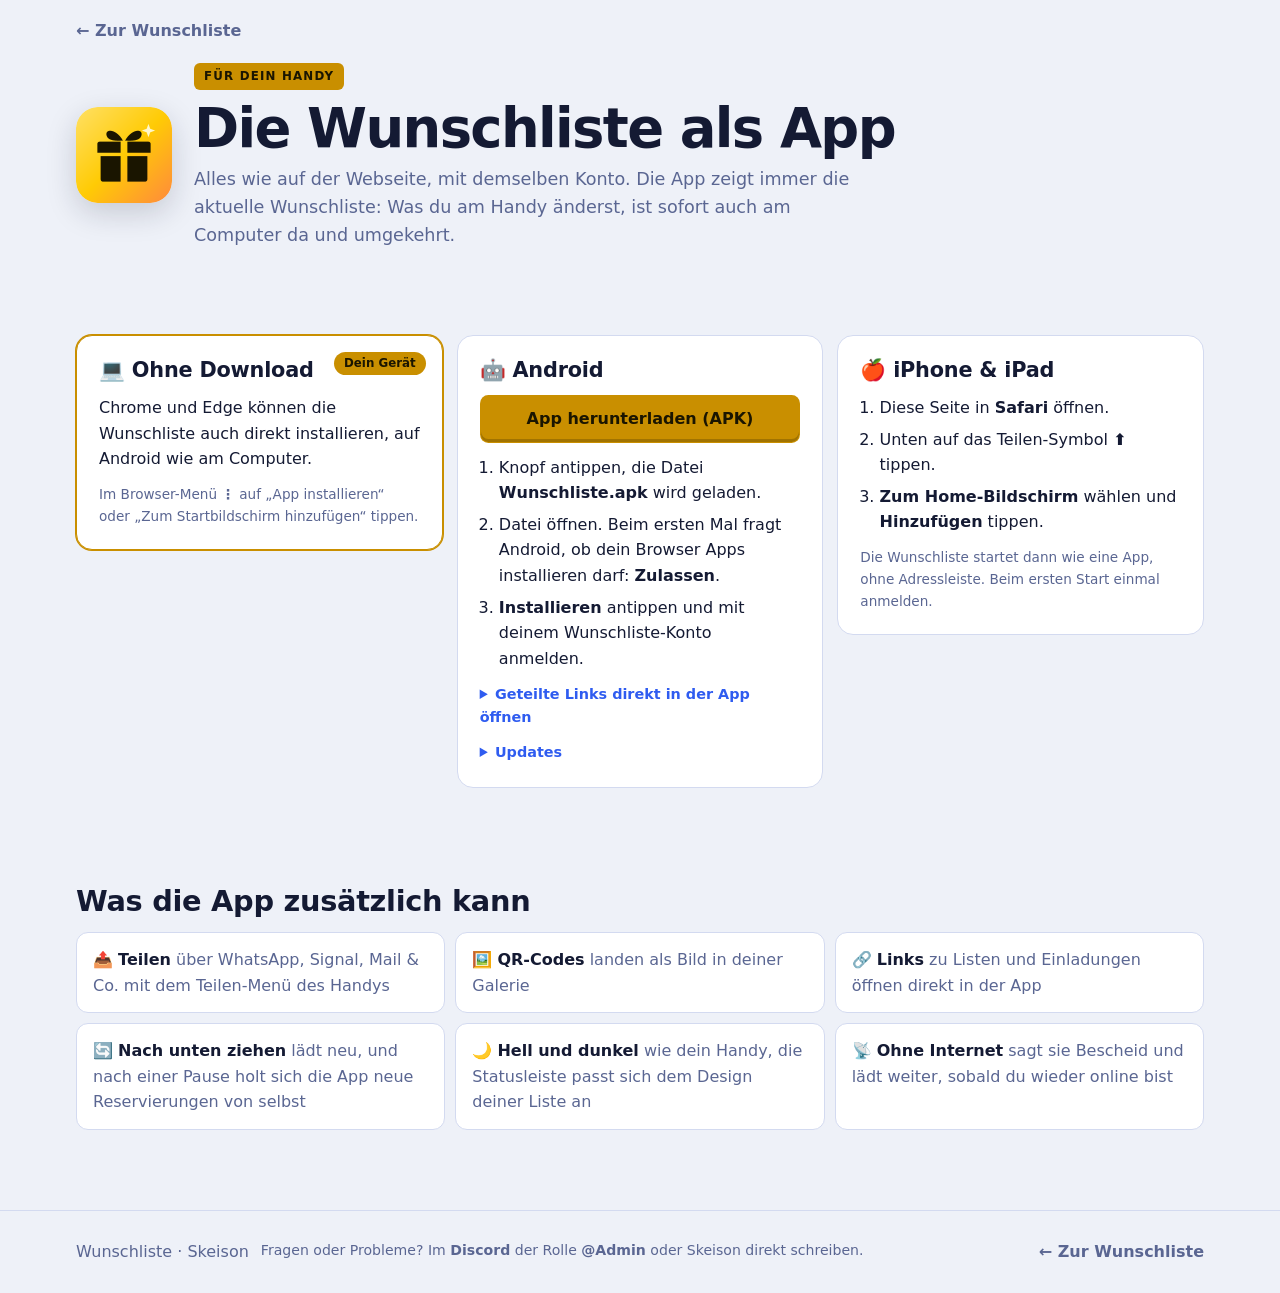
<file: site/wunschliste/app.html>
<!doctype html>
<html lang="de">
<head>
<meta charset="utf-8">
<meta name="viewport" content="width=device-width, initial-scale=1">
<meta http-equiv="Content-Security-Policy" content="default-src 'self'; script-src 'self'; style-src 'self' 'unsafe-inline'; img-src 'self' https: data:; connect-src 'self'; base-uri 'none'; form-action 'self'; object-src 'none'">
<meta name="referrer" content="strict-origin-when-cross-origin">
<title>Wunschliste als App · Skeison</title>
<meta name="description" content="Die Wunschliste als App für Android und iPhone: gleiches Konto, immer aktuell.">
<meta name="theme-color" content="#0b0f1c">
<link rel="icon" href="../favicon.svg" type="image/svg+xml">
<link rel="manifest" href="manifest.webmanifest">
<link rel="apple-touch-icon" href="icons/apple-touch-icon.png">
<meta name="apple-mobile-web-app-capable" content="yes">
<meta name="mobile-web-app-capable" content="yes">
<meta name="apple-mobile-web-app-title" content="Wunschliste">
<link rel="stylesheet" href="style.css">
<script src="../assets/mode.js"></script>
</head>
<body class="app-page">
<main class="wrap" id="inhalt">
  <p class="back"><a href="./"><span class="arr">←</span> Zur Wunschliste</a></p>

  <header class="ap-hero">
    <img class="ap-icon" src="icons/icon-192.png" width="96" height="96" alt="">
    <div>
      <span class="tag">Für dein Handy</span>
      <h1>Die Wunschliste als App</h1>
      <p class="lead">Alles wie auf der Webseite, mit demselben Konto. Die App zeigt immer die aktuelle Wunschliste: Was du am Handy änderst, ist sofort auch am Computer da und umgekehrt.</p>
    </div>
  </header>

  <div class="ap-grid">
    <section class="ap-card" data-os="android">
      <h2>🤖 Android</h2>
      <p class="ap-you" hidden>Dein Gerät</p>
      <a class="btn wide" id="apkLink" href="https://github.com/erschoenfeld2-tech/Skeison_Web/releases/download/app-latest/Wunschliste.apk">App herunterladen (APK)</a>
      <ol>
        <li>Knopf antippen, die Datei <b>Wunschliste.apk</b> wird geladen.</li>
        <li>Datei öffnen. Beim ersten Mal fragt Android, ob dein Browser Apps installieren darf: <b>Zulassen</b>.</li>
        <li><b>Installieren</b> antippen und mit deinem Wunschliste-Konto anmelden.</li>
      </ol>
      <details class="help"><summary>Geteilte Links direkt in der App öffnen</summary>
        <p>Einstellungen › Apps › Wunschliste › <b>Standardmäßig öffnen</b> › „Unterstützte Links öffnen“ einschalten und den Link hinzufügen. Danach landen Wunschlisten-Links aus WhatsApp &amp; Co. sofort in der App.</p>
      </details>
      <details class="help"><summary>Updates</summary>
        <p>Die Wunschliste selbst ist in der App immer aktuell, dafür musst du nichts tun. Gibt es eine neue Version der App, meldet sie sich von selbst: Ein Tipp auf „Jetzt aktualisieren“ genügt, die App lädt und installiert das Update selbst. Du musst dafür nichts im Browser herunterladen.</p>
      </details>
    </section>

    <section class="ap-card" data-os="ios">
      <h2>🍎 iPhone &amp; iPad</h2>
      <p class="ap-you" hidden>Dein Gerät</p>
      <ol>
        <li>Diese Seite in <b>Safari</b> öffnen.</li>
        <li>Unten auf das Teilen-Symbol <b>⬆︎</b> tippen.</li>
        <li><b>Zum Home-Bildschirm</b> wählen und <b>Hinzufügen</b> tippen.</li>
      </ol>
      <p class="muted small">Die Wunschliste startet dann wie eine App, ohne Adressleiste. Beim ersten Start einmal anmelden.</p>
    </section>

    <section class="ap-card" data-os="web">
      <h2>💻 Ohne Download</h2>
      <p class="ap-you" hidden>Dein Gerät</p>
      <p>Chrome und Edge können die Wunschliste auch direkt installieren, auf Android wie am Computer.</p>
      <button type="button" class="btn ghost" id="installBtn" hidden>Jetzt installieren</button>
      <p class="muted small" id="installHint">Im Browser-Menü <b>⋮</b> auf „App installieren“ oder „Zum Startbildschirm hinzufügen“ tippen.</p>
    </section>
  </div>

  <section class="ap-perks">
    <h2>Was die App zusätzlich kann</h2>
    <ul>
      <li>📤 <b>Teilen</b> über WhatsApp, Signal, Mail &amp; Co. mit dem Teilen-Menü des Handys</li>
      <li>🖼️ <b>QR-Codes</b> landen als Bild in deiner Galerie</li>
      <li>🔗 <b>Links</b> zu Listen und Einladungen öffnen direkt in der App</li>
      <li>🔄 <b>Nach unten ziehen</b> lädt neu, und nach einer Pause holt sich die App neue Reservierungen von selbst</li>
      <li>🌙 <b>Hell und dunkel</b> wie dein Handy, die Statusleiste passt sich dem Design deiner Liste an</li>
      <li>📡 <b>Ohne Internet</b> sagt sie Bescheid und lädt weiter, sobald du wieder online bist</li>
    </ul>
  </section>
</main>

<footer class="foot">
  <div class="wrap foot-in">
    <span class="muted">Wunschliste · Skeison</span>
    <span class="support muted">Fragen oder Probleme? Im <a href="https://discord.gg/tjVKFGMRw7" target="_blank" rel="noopener">Discord</a> der Rolle <b>@Admin</b> oder Skeison direkt schreiben.</span>
    <a href="./">← Zur Wunschliste</a>
  </div>
</footer>
<script src="app-install.js"></script>
</body>
</html>
</file>
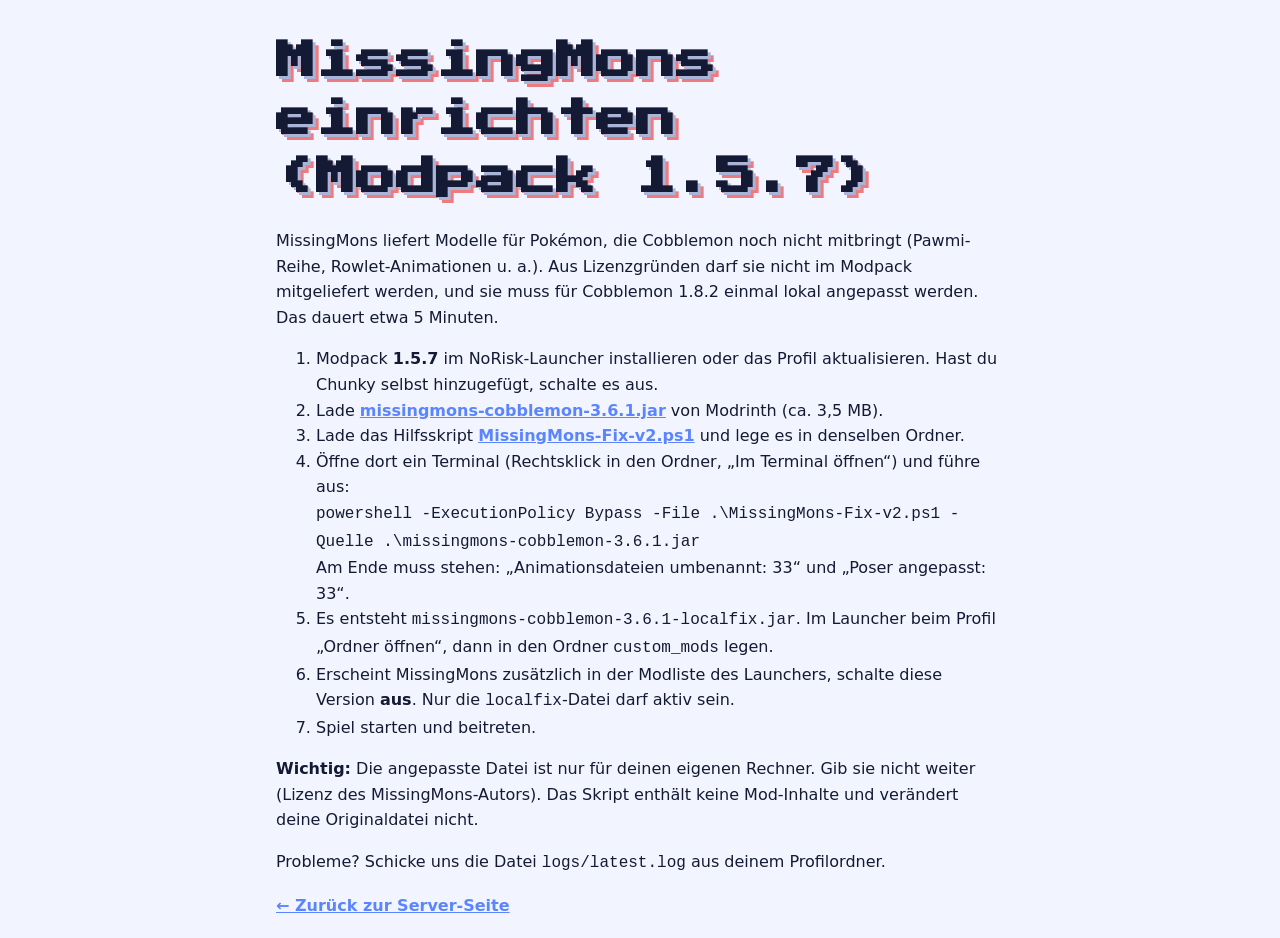
<file: site/cobblemon/download/missingmons.html>
<!doctype html>
<html lang="de">
<head>
<meta charset="utf-8">
<meta name="viewport" content="width=device-width, initial-scale=1">
<title>MissingMons einrichten · Cobblemon Server</title>
<meta name="description" content="Anleitung: MissingMons für das Modpack 1.5.7 einrichten.">
<script src="../../assets/mode.js"></script>
<link rel="stylesheet" href="../style.css">
</head>
<body>
<main class="wrap" style="max-width:760px;margin:2rem auto;padding:0 16px;line-height:1.6">
<h1>MissingMons einrichten (Modpack 1.5.7)</h1>
<p>MissingMons liefert Modelle für Pokémon, die Cobblemon noch nicht mitbringt (Pawmi-Reihe, Rowlet-Animationen u. a.). Aus Lizenzgründen darf sie nicht im Modpack mitgeliefert werden, und sie muss für Cobblemon 1.8.2 einmal lokal angepasst werden. Das dauert etwa 5 Minuten.</p>
<ol>
<li>Modpack <strong>1.5.7</strong> im NoRisk-Launcher installieren oder das Profil aktualisieren. Hast du Chunky selbst hinzugefügt, schalte es aus.</li>
<li>Lade <a href="https://cdn.modrinth.com/data/jbbBrQVa/versions/8MaQRS0b/missingmons-cobblemon-3.6.1.jar">missingmons-cobblemon-3.6.1.jar</a> von Modrinth (ca. 3,5 MB).</li>
<li>Lade das Hilfsskript <a href="MissingMons-Fix-v2.ps1" download>MissingMons-Fix-v2.ps1</a> und lege es in denselben Ordner.</li>
<li>Öffne dort ein Terminal (Rechtsklick in den Ordner, „Im Terminal öffnen“) und führe aus:<br>
<code>powershell -ExecutionPolicy Bypass -File .\MissingMons-Fix-v2.ps1 -Quelle .\missingmons-cobblemon-3.6.1.jar</code><br>
Am Ende muss stehen: „Animationsdateien umbenannt: 33“ und „Poser angepasst: 33“.</li>
<li>Es entsteht <code>missingmons-cobblemon-3.6.1-localfix.jar</code>. Im Launcher beim Profil „Ordner öffnen“, dann in den Ordner <code>custom_mods</code> legen.</li>
<li>Erscheint MissingMons zusätzlich in der Modliste des Launchers, schalte diese Version <strong>aus</strong>. Nur die <code>localfix</code>-Datei darf aktiv sein.</li>
<li>Spiel starten und beitreten.</li>
</ol>
<p><strong>Wichtig:</strong> Die angepasste Datei ist nur für deinen eigenen Rechner. Gib sie nicht weiter (Lizenz des MissingMons-Autors). Das Skript enthält keine Mod-Inhalte und verändert deine Originaldatei nicht.</p>
<p>Probleme? Schicke uns die Datei <code>logs/latest.log</code> aus deinem Profilordner.</p>
<p><a href="../">← Zurück zur Server-Seite</a></p>
</main>
</body>
</html>
</file>
<file: site/assets/fx.css>
/* Gemeinsame Effekte und Bausteine fuer alle Seiten: Hintergrund, Navigation, Scroll-Animationen, Countdown, Toast */
:root { --ease: cubic-bezier(.22, 1, .36, 1); --nav-h: 64px; }
html { scroll-padding-top: calc(var(--nav-h) + 16px); }
body { overflow-x: clip; -webkit-font-smoothing: antialiased; }
::selection { background: var(--accent); color: #1a1500; }

/* Hintergrund: ruhige Farbflaechen oben und aufsteigende Pixel-Partikel wie in Minecraft */
.fx-bg { position: fixed; inset: 0; z-index: -1; pointer-events: none; overflow: hidden; color: var(--accent); }
.fx-bg i { position: absolute; width: 60vmax; height: 60vmax; border-radius: 50%; background: radial-gradient(closest-side, var(--c), transparent); }
.fx-bg i:nth-child(1) { --c: rgba(59,109,255,.22); top: -32vmax; left: -20vmax; }
.fx-bg i:nth-child(2) { --c: rgba(255,203,5,.1); top: -30vmax; right: -26vmax; }
.fx-bg canvas { position: absolute; inset: 0; width: 100%; height: 100%; image-rendering: pixelated; }

/* Feste Navigation mit unscharfem Hintergrund, Markierung des aktiven Abschnitts und Lesefortschritt */
.nav-bar { position: sticky; top: 0; z-index: 50; border-bottom: 1px solid transparent; transition: background-color .3s, border-color .3s; }
.nav-bar.scrolled { background: color-mix(in srgb, var(--bg) 82%, transparent); -webkit-backdrop-filter: blur(12px); backdrop-filter: blur(12px); border-bottom-color: var(--line); }
.nav { display: flex; justify-content: space-between; align-items: center; gap: 12px; height: var(--nav-h); }
.brand { display: inline-flex; align-items: center; gap: 10px; min-height: 44px; font-size: 1.2rem; font-weight: 800; color: var(--text); text-decoration: none; }
.brand:hover { color: var(--text); }
/* Skeison-Logo (SS); gilt auf allen Seiten und in allen Designs */
.brand-mark { flex: none; width: 34px; height: 34px; display: block; background: url(skeison-logo.png) center / contain no-repeat !important; box-shadow: none !important; border: 0 !important; }
.links { position: relative; display: flex; align-items: center; gap: 2px; }
.links a { position: relative; z-index: 1; padding: 8px 12px; border-radius: 8px; color: var(--muted); text-decoration: none; font-weight: 600; font-size: .95rem; transition: color .2s; }
.links a:hover, .links a.active { color: var(--text); }
.nav-ind { position: absolute; z-index: 0; left: 0; bottom: 2px; height: 2px; width: 0; border-radius: 2px; background: var(--accent); opacity: 0; pointer-events: none; }
.nav-ind.ready { transition: transform .45s var(--ease), width .45s var(--ease), opacity .25s; }
.links .nav-cta { margin-left: 10px; color: #1a1500; background: var(--accent); font-weight: 800; }
.links .nav-cta:hover { color: #1a1500; filter: brightness(1.06); }
.nav-progress { position: absolute; left: 0; bottom: -1px; height: 2px; width: 100%; transform-origin: 0 50%; transform: scaleX(0); background: var(--accent); opacity: .7; }
.menu-btn { display: none; width: 44px; height: 44px; place-items: center; align-content: center; gap: 5px; padding: 0; cursor: pointer; border-radius: 8px; border: 1px solid var(--line); background: var(--panel); }
.menu-btn span { display: block; width: 18px; height: 2px; border-radius: 2px; background: var(--text); transition: transform .35s var(--ease), opacity .2s; }
.nav-bar.open .menu-btn span:nth-child(1) { transform: translateY(7px) rotate(45deg); }
.nav-bar.open .menu-btn span:nth-child(2) { opacity: 0; }
.nav-bar.open .menu-btn span:nth-child(3) { transform: translateY(-7px) rotate(-45deg); }
@media (max-width: 760px) {
  .menu-btn { display: grid; }
  .links { position: absolute; top: calc(100% + 6px); left: 16px; right: 16px; flex-direction: column; align-items: stretch; gap: 2px; padding: 8px; border-radius: 12px; border: 1px solid var(--line); background: var(--panel);
    box-shadow: 0 24px 48px -24px var(--shadow, rgba(0,0,0,.6)); opacity: 0; visibility: hidden; transform: translateY(-8px); transition: opacity .25s, transform .35s var(--ease), visibility .25s; }
  .nav-bar.open .links { opacity: 1; visibility: visible; transform: none; }
  .links a { padding: 12px; font-size: 1rem; }
  .links a.active { background: var(--panel2); }
  .links .nav-cta { margin: 6px 0 0; text-align: center; }
  .nav-ind { display: none; }
}

/* Einblenden beim Scrollen: nur aktiv, wenn JavaScript laeuft (Klasse "fx" auf <html>) */
.fx [data-reveal]:not(.in), .fx [data-stagger]:not(.in) > * { opacity: 0; }
/* Kurz und dezent (250 ms, 8 px, 40 ms Staffelung): vorher 0,7 s und 70 ms, ein Abschnitt brauchte bis 1,3 s */
.fx [data-reveal].in { animation: fx-rise .25s var(--ease) backwards; animation-delay: calc(var(--i, 0) * 40ms); }
.fx [data-stagger].in > * { animation: fx-rise .25s var(--ease) backwards; animation-delay: calc(var(--i, 0) * 40ms); }
.fx [data-stagger].in > .ball, .fx [data-stagger]:not(.in) > .ball { animation: fx-spin 160s steps(640) infinite; opacity: var(--ball-o, .14); }
.fx [data-reveal].in.now, .fx [data-stagger].in.now > * { animation: none; } /* per Tastatur erreicht: sofort sichtbar */
@keyframes fx-rise { from { opacity: 0; transform: translateY(8px); } to { opacity: 1; transform: none; } }

/* Buttons */
.btn { transition: transform .2s var(--ease), filter .2s, background-color .2s, border-color .2s; }
.btn:not(.ghost):hover { filter: brightness(1.06); }
.btn:active { transform: translateY(1px); }
.arr { display: inline-block; transition: transform .3s var(--ease); }
/* Pfeil-Bewegung nur mit echter Maus (am Handy bliebe sie nach dem Tippen haengen) */
@media (hover: hover) and (pointer: fine) and (prefers-reduced-motion: no-preference) {
  a:hover .arr, button:hover .arr, .card:hover .arr { transform: translateX(3px); }
}

/* Pulsierender Punkt, nur fuer echten Live-Status */
.ping { position: relative; display: inline-block; width: 8px; height: 8px; border-radius: 50%; background: currentColor; flex: none; }
/* Zwei Pulse (4 s), dann Ruhe: Bewegung ueber 5 s braeuchte sonst einen Pause-Knopf (WCAG 2.2.2) */
.ping.pulse::after { content: ""; position: absolute; inset: 0; border-radius: 50%; background: currentColor; animation: fx-ping 2s cubic-bezier(0,0,.2,1) 2; }
@keyframes fx-ping { 75%, 100% { transform: scale(2.4); opacity: 0; } }

/* Countdown-Ziffern rollen */
.cd b { position: relative; overflow: hidden; }
.cd b .r-in { display: inline-block; animation: fx-roll-in .45s var(--ease) both; }
.cd b .r-out { position: absolute; inset: 0; animation: fx-roll-out .45s var(--ease) both; }
@keyframes fx-roll-in { from { transform: translateY(60%); opacity: 0; } to { transform: none; opacity: 1; } }
@keyframes fx-roll-out { from { transform: none; opacity: 1; } to { transform: translateY(-60%); opacity: 0; } }

/* Gleitende Markierung in Umschaltern */
.seg { position: relative; }
.seg-ind { position: absolute; z-index: 0; top: 4px; bottom: 4px; left: 0; width: 0; border-radius: 7px; background: var(--accent); pointer-events: none; }
.seg-ind.ready { transition: transform .4s var(--ease), width .4s var(--ease); }
.seg.has-ind button { position: relative; z-index: 1; transition: color .25s; }
.seg.has-ind button.on { background: transparent; color: #1a1500; }

/* Lade-Platzhalter */
.sk { position: relative; overflow: hidden; border-radius: 6px; background: color-mix(in srgb, var(--panel2) 80%, var(--line)); }
.sk::after { content: ""; position: absolute; inset: 0; transform: translateX(-100%); background: linear-gradient(90deg, transparent, rgba(255,255,255,.06), transparent); animation: fx-shimmer 1.4s infinite; }
@keyframes fx-shimmer { to { transform: translateX(100%); } }

/* Meldung unten (z. B. "Adresse kopiert") */
.toast { position: fixed; left: 50%; bottom: 24px; z-index: 100; padding: 11px 16px; border-radius: 10px; font-weight: 600; color: var(--text); background: var(--panel); border: 1px solid var(--line); border-left: 3px solid var(--ok, #3ddc84);
  box-shadow: 0 16px 40px -16px var(--shadow, rgba(0,0,0,.7)); opacity: 0; transform: translate(-50%, 16px); pointer-events: none; transition: opacity .25s, transform .4s var(--ease); }
.toast.show { opacity: 1; transform: translate(-50%, 0); }

/* Nach-oben-Knopf mit Fortschrittsring */
.totop { position: fixed; right: 18px; bottom: 18px; z-index: 40; width: 46px; height: 46px; display: grid; place-items: center; border-radius: 50%; cursor: pointer; padding: 0; color: var(--text);
  background: var(--panel); border: 1px solid var(--line); opacity: 0; visibility: hidden; transform: translateY(10px); transition: opacity .3s, transform .4s var(--ease), visibility .3s, border-color .2s; }
.totop.show { opacity: 1; visibility: visible; transform: none; }
.totop:hover { border-color: var(--accent); }
.totop svg { position: absolute; inset: -1px; width: calc(100% + 2px); height: calc(100% + 2px); transform: rotate(-90deg); }
.totop circle { fill: none; stroke-width: 2; }
.totop .trk { stroke: transparent; }
.totop .bar { stroke: var(--accent); stroke-dasharray: 100; stroke-dashoffset: 100; }
.totop b { font-size: 1.1rem; }

/* Pokeball im Kopfbereich, dreht sich langsam */
/* Gedreht wird die ganze Grafik als eigene Ebene (laeuft auf der Grafikkarte) und in kleinen Schritten, nicht fliessend:
   so wacht der Browser nur ein paarmal pro Sekunde dafuer auf. Das Innere der SVG wird dabei nie neu gezeichnet. */
.ball { position: absolute; z-index: -1; pointer-events: none; color: var(--accent); will-change: transform; animation: fx-spin 160s steps(640) infinite; }
@keyframes fx-spin { to { transform: rotate(360deg); } }

/* Fenster im Hintergrund (fx-idle, siehe fx.js setIdle) oder Knopf "Animationen pausieren" (fx-still, siehe fx.js setStill):
   alle Dauer-Animationen anhalten */
.fx-idle *, .fx-idle *::before, .fx-idle *::after,
.fx-still *, .fx-still *::before, .fx-still *::after { animation-play-state: paused !important; }
/* Einmalige Animationen laufen trotzdem zu Ende, sonst blieben sie bei Deckkraft 0 stehen: Einblendungen, Countdown-Ziffern,
   Ranglisten-Zeilen und Dialoge (z. B. in einem sichtbaren, aber nicht aktiven Fenster, unter Windows per Mausrad scrollbar) */
:is(.fx-idle, .fx-still) :is([data-reveal].in, [data-stagger].in > :not(.ball), .cd b > span, .rows .row, .dlg, .feed, .burst),
:is(.fx-idle, .fx-still) .dlg::backdrop { animation-play-state: running !important; }
:is(.fx-idle, .fx-still) .mon-peek.hop img { animation-play-state: running !important; }
/* Gaming-Buehne: Einflug der Figur und der Zahlen laeuft zu Ende (Laufschrift und Schweben bleiben angehalten) */
:is(.fx-idle, .fx-still) .panel.on :is(.fig img, .fig .skin, .fig-name, .info-head, .subtabs, .pages, .page *, .skin-card, .hero-card.in, .xbars li) { animation-play-state: running !important; }
:is(.fx-idle, .fx-still) .showcase .sc-card { animation-play-state: running !important; }
:is(.fx-idle, .fx-still) .pm-list { animation-play-state: running !important; }
/* 3D-Druck: Einblenden bei Zustandswechsel, Foto-Kacheln, Vorschau (Scanlinie und Atmen bleiben angehalten) */
:is(.fx-idle, .fx-still) :is(.s3d-in, .thumbs li, #viewer canvas, .adv[open] .adv-body, .rec[open] dl) { animation-play-state: running !important; }

/* Knopf "Animationen pausieren" in der Navigation aller Seiten (fx.js, setStill); die Wahl wird gespeichert */
.motion-btn { display: inline-grid; place-items: center; width: 44px; height: 44px; margin-left: 4px; padding: 0; cursor: pointer; border-radius: 8px;
  border: 1px solid transparent; background: none; color: var(--muted); font: inherit; font-weight: 600; transition: color .2s, border-color .2s; }
.motion-btn:hover { color: var(--text); border-color: var(--line); }
.motion-btn[aria-pressed="true"] { color: var(--accent); }
.motion-btn svg { width: 14px; height: 14px; fill: currentColor; flex: none; }
.motion-btn .mb-t { display: none; }
.motion-btn .i-play, .motion-btn[aria-pressed="true"] .i-pause { display: none; }
.motion-btn[aria-pressed="true"] .i-play { display: block; }
/* Knopf "Hell/Dunkel": zeigt die Darstellung, zu der ein Klick wechselt (Sonne im Dunkeln, Mond im Hellen) */
.mode-btn { display: inline-grid; place-items: center; width: 44px; height: 44px; margin-left: 4px; padding: 0; cursor: pointer; border-radius: 8px;
  border: 1px solid transparent; background: none; color: var(--muted); font: inherit; font-weight: 600; transition: color .2s, border-color .2s; }
.mode-btn:hover { color: var(--accent); border-color: var(--line); }
.mode-btn svg { width: 19px; height: 19px; fill: none; stroke: currentColor; stroke-width: 1.9; stroke-linecap: round; stroke-linejoin: round; flex: none; transition: transform .5s var(--ease); }
.mode-btn:hover svg { transform: rotate(35deg); }
.mode-btn .mb-t { display: none; }
.mode-btn .i-moon, html[data-mode="light"] .mode-btn .i-sun { display: none; }
html[data-mode="light"] .mode-btn .i-moon { display: block; }
.mode-btn + .motion-btn { margin-left: 0; }
@media (max-width: 760px) {
  .motion-btn { display: flex; justify-content: flex-start; align-items: center; gap: 10px; width: auto; height: auto; margin: 0; padding: 12px; font-size: 1rem; color: var(--muted); }
  .motion-btn .mb-t { display: inline; }
  .mode-btn { display: flex; justify-content: flex-start; align-items: center; gap: 10px; width: auto; height: auto; margin: 0; padding: 12px; font-size: 1rem; }
  .mode-btn .mb-t { display: inline; }
}

/* Pause-Knopf fuer Dauer-Animationen in Demo-Grafiken ([data-loops], siehe fx.js) */
[data-loops].paused *, [data-loops].paused *::before, [data-loops].paused *::after { animation-play-state: paused !important; }
.loop-pause { position: absolute; top: 8px; right: 8px; z-index: 2; width: 44px; height: 44px; display: grid; place-items: center; padding: 0; cursor: pointer; border-radius: 8px;
  color: var(--muted); background: color-mix(in srgb, var(--bg) 80%, transparent); border: 1px solid var(--line); transition: color .2s, border-color .2s; }
.loop-pause:hover { color: var(--text); border-color: var(--accent); }
.loop-pause svg { width: 14px; height: 14px; fill: currentColor; }
.loop-pause .i-play, .loop-pause[aria-pressed="true"] .i-pause { display: none; }
.loop-pause[aria-pressed="true"] .i-play { display: block; }

/* "Bewegung reduzieren" im System: weniger und sanftere Bewegung, nicht null. Ueberblendungen (Deckkraft, Farbe) bleiben
   und helfen beim Verstehen; Bewegung und Schleifen fallen weg. Hover-Bewegung ist in den Seiten-CSS an no-preference gebunden. */
@media (prefers-reduced-motion: reduce) {
  *, *::before, *::after { animation-duration: .01ms !important; animation-iteration-count: 1 !important; animation-delay: 0s !important; scroll-behavior: auto !important; }
  .fx [data-reveal].in:not(.now), .fx [data-stagger].in:not(.now) > :not(.ball),
  .dlg[open]:not(.closing), .dlg[open]:not(.closing)::backdrop { animation: fx-fade .2s ease-out !important; }
  .toast { transform: translate(-50%, 0); }
  .links, .totop, .btn:active { transform: none; }
  .nav-ind.ready, .seg-ind.ready { transition: opacity .2s; }
  .arr { transition: none; }
  .loop-pause, .motion-btn { display: none; } /* Schleifen stehen hier ohnehin still */
}
@keyframes fx-fade { from { opacity: 0; } }
</file>
<file: site/main.css>
:root { --bg: #0b0f1c; --panel: #151b31; --panel2: #1c2443; --line: #2a3460; --text: #eef2ff; --muted: #9aa6cb; --accent: #ffcb05; --accent2: #5b85ff; --pink: #ff5f8f; --on-pink: #1f0612; --discord: #5865f2; --ok: #3ddc84; --bad: #ff6b6b; --shadow: rgba(0,0,0,.6); }
/* --on-pink: Schrift auf pinker Flaeche, mindestens 4,5:1 Kontrast (Weiss auf #ff5f8f hatte nur 2,9:1) */
/* Hell/Dunkel: assets/mode.js setzt data-mode auf <html> (Geraet oder eigene Wahl ueber den Knopf in der Navigation) */
html[data-mode="light"] { --bg: #f3f5fc; --panel: #fff; --panel2: #eef2ff; --line: #d6ddf5; --text: #141a33; --muted: #5a6692; --accent: #d79a00; --accent2: #2f5cf0; --pink: #c8245a; --on-pink: #fff; --ok: #16a35a; --bad: #d93a3a; --shadow: rgba(20,26,51,.18); }
* { box-sizing: border-box; }
/* Kein CSS-"smooth": das verzoegerte auch den Tastatur-Fokus. Mausklicks auf Sprungmarken scrollen sanft per fx.js */
body { margin: 0; background: var(--bg); color: var(--text); font: 16px/1.6 system-ui, "Segoe UI", Roboto, sans-serif; }
.wrap { max-width: 1120px; margin: 0 auto; padding: 0 16px; }
a { color: var(--accent2); font-weight: 600; } a:hover { color: var(--accent); }
h2 { margin: 0; font-size: clamp(1.5rem, 3vw, 1.9rem); line-height: 1.2; letter-spacing: -.01em; }
section { margin: 80px 0; }
.muted { color: var(--muted); }
.skip { position: absolute; left: 16px; top: -60px; z-index: 100; padding: 10px 16px; border-radius: 8px; background: var(--accent); color: #1a1500; transition: top .2s; }
.skip:focus { top: 12px; }

/* Gemeinsame Bausteine (Hauptseite und Gaming-Profil) */
.tag { display: inline-block; font-size: .74rem; font-weight: 800; text-transform: uppercase; letter-spacing: .1em; padding: 4px 10px; border-radius: 6px; color: #1a1500; background: var(--accent); }
.tag.pink { background: var(--pink); color: var(--on-pink); }
.lead { margin: 0 0 26px; max-width: 58ch; color: var(--muted); font-size: clamp(1rem, 1.6vw, 1.1rem); }
.cd { display: grid; grid-template-columns: repeat(4, minmax(0, 1fr)); gap: 8px; max-width: 400px; margin-bottom: 28px; }
.cd div { text-align: center; padding: 10px 6px 9px; border-radius: 8px; border: 1px solid var(--line); background: var(--bg); box-shadow: inset 0 -3px 0 rgba(0,0,0,.25); }
.cd b { display: block; font-size: clamp(1.5rem, 4vw, 2.2rem); font-weight: 800; font-variant-numeric: tabular-nums; color: var(--accent); line-height: 1.15; }
.cd > div > span { font-size: .7rem; color: var(--muted); text-transform: uppercase; letter-spacing: .08em; font-weight: 700; }
.live { display: inline-flex; align-items: center; gap: 10px; margin: 0 0 24px; color: var(--ok); font-weight: 700; font-size: 1.1rem; }
.live.over { color: var(--muted); } .live.over .ping { display: none; }
.cta-row { display: flex; flex-wrap: wrap; gap: 10px; }
.srv { display: inline-flex; align-items: center; gap: 8px; font-size: .85rem; font-weight: 700; }
.srv.up { color: var(--ok); } .srv.down { color: var(--bad); } .srv.soon { color: var(--accent); }

/* Buttons: leichte Unterkante wie Spiel-Buttons */
.btn { display: inline-flex; align-items: center; justify-content: center; gap: 8px; text-decoration: none; font-weight: 800; color: #1a1500; background: var(--accent); border: 1px solid transparent; border-radius: 8px; padding: 11px 20px; cursor: pointer; font-size: 1rem; box-shadow: inset 0 -3px 0 rgba(0,0,0,.2); }
.btn:hover { color: #1a1500; }
.btn.small { padding: 6px 13px; font-size: .9rem; }
.btn.ghost { background: transparent; color: var(--text); border-color: var(--line); box-shadow: none; }
.btn.ghost:hover { color: var(--text); border-color: var(--accent); }
.btn.pink { background: var(--pink); color: var(--on-pink); } .btn.pink:hover { color: var(--on-pink); }

.sec-head { display: flex; flex-wrap: wrap; justify-content: space-between; align-items: baseline; gap: 12px; margin-bottom: 20px; }
.more-link { text-decoration: none; }
/* Kleine Textlinks: Klickflaeche 44px hoch, ohne die Zeile hoeher zu machen */
.more-link, .facts dd a { display: inline-block; padding-block: 11px; margin-block: -11px; }

/* Lade-Platzhalter */
.sk-line { height: 12px; margin: 8px 0; }
.sk-card { min-height: 170px; pointer-events: none; }
.sk-btns { height: 32px; width: 55%; margin-top: auto; }
.sk-chart { height: 150px; margin-top: 12px; border-radius: 8px; }

/* Einstieg */
.intro { padding-top: clamp(36px, 7vw, 80px); }
.eyebrow { margin: 0 0 6px; color: var(--accent); font-weight: 800; font-size: .8rem; letter-spacing: .12em; text-transform: uppercase; }
.intro h1 { margin: 0 0 12px; font-size: clamp(2.6rem, 8vw, 4.6rem); line-height: 1; letter-spacing: -.035em; }
.intro .lead { font-size: clamp(1.05rem, 2vw, 1.25rem); margin: 0; }

/* Wunschliste (neu) */
.feature { display: grid; grid-template-columns: 1.15fr .85fr; gap: clamp(20px, 4vw, 48px); align-items: center; margin-top: 44px; padding: clamp(24px, 4vw, 44px); border-radius: 16px; border: 1px solid var(--line);
  background: radial-gradient(700px 300px at 100% 0%, color-mix(in srgb, var(--pink) 16%, transparent), transparent 70%), var(--panel); }
.feature h2 { margin: 12px 0 10px; font-size: clamp(1.8rem, 4vw, 2.6rem); }
.feature .lead { margin-bottom: 16px; }
.checks { list-style: none; margin: 0 0 24px; padding: 0; display: grid; gap: 8px; }
.checks li { position: relative; padding-left: 28px; }
.checks li::before { content: ""; position: absolute; left: 0; top: .3em; width: 18px; height: 18px; border-radius: 5px; background: color-mix(in srgb, var(--pink) 18%, transparent) url("data:image/svg+xml,%3Csvg xmlns='http://www.w3.org/2000/svg' viewBox='0 0 16 16' fill='none' stroke='%23ff5f8f' stroke-width='2.4' stroke-linecap='round' stroke-linejoin='round'%3E%3Cpath d='M3.5 8.5l3 3 6-7'/%3E%3C/svg%3E") center / 12px no-repeat; }
.wl-demo { position: relative; border-radius: 12px; border: 1px solid var(--line); background: var(--bg); padding: 14px; display: grid; gap: 8px; box-shadow: 0 30px 60px -36px var(--shadow); }
.wl-head { display: flex; flex-direction: column; padding: 2px 4px 6px; } .wl-head b { font-size: 1.05rem; } .wl-head span { color: var(--muted); font-size: .8rem; }
.wl-item { display: grid; grid-template-columns: 44px 1fr auto; gap: 12px; align-items: center; padding: 8px; border-radius: 10px; background: var(--panel); border: 1px solid var(--line); }
.wl-img { width: 44px; height: 44px; display: grid; place-items: center; font-size: 1.4rem; border-radius: 8px; background: var(--panel2); }
.wl-t { display: flex; flex-direction: column; line-height: 1.3; } .wl-t small { color: var(--muted); }
.wl-st { font-size: .72rem; font-weight: 800; text-transform: uppercase; letter-spacing: .06em; padding: 4px 9px; border-radius: 6px; white-space: nowrap; }
.wl-st.free { color: var(--ok); background: color-mix(in srgb, var(--ok) 14%, transparent); }
.wl-st.res { color: var(--pink); background: color-mix(in srgb, var(--pink) 14%, transparent); }
/* "Frei" wird regelmaessig zu "Reserviert" (zeigt die Funktion, ohne zu blinken) */
.wl-flip { display: grid; justify-items: end; } .wl-flip > * { grid-area: 1 / 1; }
.wl-flip .free { animation: wl-out 7s var(--ease) infinite; } .wl-flip .res { animation: wl-in 7s var(--ease) infinite; }
@keyframes wl-out { 0%, 40% { opacity: 1; transform: none; } 48%, 92% { opacity: 0; transform: translateY(-6px); } 100% { opacity: 1; transform: none; } }
@keyframes wl-in { 0%, 40% { opacity: 0; transform: translateY(6px) scale(.9); } 48%, 92% { opacity: 1; transform: none; } 100% { opacity: 0; transform: translateY(6px) scale(.9); } }

/* Hausmesse */
.fair { display: grid; grid-template-columns: 1.1fr .9fr; gap: clamp(20px, 4vw, 48px); align-items: center; padding: clamp(24px, 4vw, 44px); border-radius: 16px; border: 1px solid var(--line);
  background: radial-gradient(700px 300px at 0% 0%, rgba(91,133,255,.2), transparent 70%), var(--panel); }
.fair h2 { margin: 12px 0 10px; font-size: clamp(1.7rem, 3.6vw, 2.4rem); }
.fair .lead { margin-bottom: 18px; } .fair .lead b { color: var(--text); }
.facts { display: grid; gap: 6px; margin: 0 0 22px; }
.facts div { display: grid; grid-template-columns: 70px 1fr; gap: 10px; }
.facts dt { color: var(--muted); font-size: .78rem; font-weight: 800; text-transform: uppercase; letter-spacing: .08em; padding-top: .2em; }
.facts dd { margin: 0; font-weight: 600; }
.plan { position: relative; border-radius: 12px; border: 1px solid var(--line); background: var(--bg); padding: 14px; }
.plan > svg { display: block; width: 100%; height: auto; } /* nur der Grundriss, nicht das Symbol im Pause-Knopf */
.plan-wall { fill: none; stroke: var(--line); stroke-width: 2; }
.hall { fill: var(--panel2); }
.plan text { fill: var(--text); font: 700 12px system-ui, sans-serif; text-anchor: middle; opacity: .8; }
.room { fill: color-mix(in srgb, var(--ok) 22%, transparent); stroke: var(--ok); stroke-width: 1.5; animation: room 10s ease-in-out infinite; animation-delay: var(--d, 0s); }
@keyframes room { 0%, 45% { fill: color-mix(in srgb, var(--ok) 22%, transparent); stroke: var(--ok); } 52%, 92% { fill: color-mix(in srgb, var(--bad) 22%, transparent); stroke: var(--bad); } 100% { fill: color-mix(in srgb, var(--ok) 22%, transparent); stroke: var(--ok); } }
.nfc-dot { fill: var(--accent2); transform-box: fill-box; transform-origin: center; animation: nfc 2.4s ease-out infinite; }
@keyframes nfc { 0% { transform: scale(1); opacity: 1; } 70% { transform: scale(2.4); opacity: 0; } 100% { opacity: 0; } }
.plan-legend { display: flex; flex-wrap: wrap; gap: 14px; margin-top: 10px; font-size: .8rem; color: var(--muted); }
.plan-legend span { display: inline-flex; align-items: center; gap: 6px; }
.lg { width: 10px; height: 10px; border-radius: 3px; } .lg.free { background: var(--ok); } .lg.busy { background: var(--bad); } .lg.nfc { background: var(--accent2); border-radius: 50%; }

/* Projekte */
.projects { display: grid; grid-template-columns: repeat(2, minmax(0, 1fr)); gap: 16px; }
.project { display: flex; flex-direction: column; border-radius: 12px; padding: 22px 24px; border: 1px solid var(--line); background: var(--panel); transition: border-color .2s, transform .3s var(--ease); }
.project:hover { border-color: color-mix(in srgb, var(--accent) 55%, var(--line)); }
.project.wide { grid-column: 1 / -1; display: grid; grid-template-columns: 1fr 1.1fr; gap: 28px; align-items: center; }
.p-body { display: flex; flex-direction: column; gap: 10px; height: 100%; }
.p-head h3 { margin: 0; font-size: 1.3rem; } .p-head h3 a { color: var(--text); text-decoration: none; } .p-head h3 a:hover { color: var(--accent); }
.p-sub { color: var(--muted); font-size: .85rem; font-weight: 600; }
.p-text { margin: 0; color: var(--muted); flex: 1; }
.p-tags { list-style: none; margin: 0; padding: 0; display: flex; flex-wrap: wrap; gap: 6px; }
.p-tags li { font-size: .76rem; font-weight: 700; padding: 3px 9px; border-radius: 6px; color: var(--text); background: var(--panel2); border: 1px solid var(--line); }
.project .meta { display: flex; gap: 14px; flex-wrap: wrap; font-size: .8rem; color: var(--muted); }
.project .meta span { display: inline-flex; align-items: center; gap: 6px; }
.lang-dot { width: 10px; height: 10px; border-radius: 50%; background: var(--c, var(--muted)); }
.rlinks { display: flex; flex-wrap: wrap; gap: 8px; margin-top: 4px; }

/* Kurslot-Chart */
.chart { margin: 0; padding: 14px 16px 12px; border-radius: 10px; border: 1px solid var(--line); background: var(--bg); color: var(--accent2); }
.chart.up { color: var(--ok); } .chart.down { color: var(--bad); }
.chart figcaption { display: flex; justify-content: space-between; align-items: baseline; gap: 10px; color: var(--muted); font-size: .82rem; font-weight: 700; }
.c-val { display: inline-flex; align-items: baseline; gap: 8px; } .c-val b { color: var(--text); font-size: 1.15rem; font-variant-numeric: tabular-nums; }
.chart.up .c-ch { color: var(--ok); } .chart.down .c-ch { color: var(--bad); }
.c-plot svg { display: block; width: 100%; height: 150px; margin-top: 8px; overflow: visible; }
.c-line { fill: none; stroke: currentColor; stroke-width: 2.2; stroke-linejoin: round; stroke-linecap: round; vector-effect: non-scaling-stroke; stroke-dasharray: 1; stroke-dashoffset: 1; }
.c-area { opacity: 0; } .c-dot { fill: currentColor; opacity: 0; }
.chart.drawn .c-line { stroke-dashoffset: 0; transition: stroke-dashoffset 1.6s var(--ease); }
.chart.drawn .c-area { opacity: 1; transition: opacity 1s ease .8s; } .chart.drawn .c-dot { opacity: 1; transition: opacity .4s ease 1.4s; }
.c-note { margin: 6px 0 0; color: var(--muted); font-size: .75rem; }
.c-empty { margin: 30px 0; text-align: center; color: var(--muted); font-size: .9rem; }

/* Gaming-Teaser mit Cobblemon als Zusatz */
.teaser { display: flex; gap: 18px; align-items: center; text-decoration: none; color: var(--text); border-radius: 12px; padding: 20px 24px; border: 1px solid var(--line); background: var(--panel); transition: border-color .2s, transform .3s var(--ease); }
.teaser:hover { color: var(--text); border-color: var(--accent); }
.teaser h3 { margin: 0; font-size: 1.2rem; } .teaser p { margin: 2px 0 0; font-weight: 400; } .teaser > div { flex: 1; }
.face { width: 56px; height: 56px; flex: none; border-radius: 8px; image-rendering: pixelated; background: var(--panel2); box-shadow: inset 0 -3px 0 rgba(0,0,0,.25); opacity: .3; transition: opacity .5s; }
.face.ready { opacity: 1; }
.go { font-size: 1.6rem; color: var(--accent); }
.addon { display: flex; flex-wrap: wrap; align-items: center; gap: 8px 12px; margin: 10px 0 0 24px; padding: 10px 16px; border-radius: 10px; border: 1px dashed var(--line); color: var(--text); text-decoration: none; font-weight: 400; transition: border-color .2s; }
.addon:hover { color: var(--text); border-color: var(--accent); }
.addon-label { font-size: .7rem; font-weight: 800; text-transform: uppercase; letter-spacing: .1em; color: var(--muted); }
.addon-text { flex: 1; min-width: 200px; }
.addon > .arr { color: var(--accent); }

/* Karte (Gaming-Profil: Server) */
.card { display: flex; gap: 18px; align-items: center; text-decoration: none; color: var(--text); border-radius: 12px; padding: 20px 24px; border: 1px solid var(--line); background: var(--panel); transition: border-color .2s, transform .3s var(--ease); }
.card:hover { color: var(--text); border-color: var(--accent); }
/* Hover-Bewegung nur mit echter Maus (am Handy bliebe die Karte nach dem Tippen angehoben) und ohne "Bewegung reduzieren" */
@media (hover: hover) and (pointer: fine) and (prefers-reduced-motion: no-preference) {
  .project:hover, .teaser:hover, .card:hover { transform: translateY(-2px); }
}
.card h3 { margin: 0; font-size: 1.2rem; } .card p { margin: 2px 0 0; font-weight: 400; } .card > div:nth-child(2) { flex: 1; }
.ico { width: 56px; height: 56px; flex: none; display: grid; place-items: center; font-size: 1.8rem; border-radius: 10px; background: rgba(255,203,5,.12); border: 1px solid rgba(255,203,5,.35); }

/* Fusszeile */
.foot { margin-top: 100px; padding: 36px 0 28px; border-top: 1px solid var(--line); }
.foot-in { display: flex; flex-wrap: wrap; justify-content: space-between; gap: 20px; }
.foot-in p { margin: 8px 0 0; }
.foot-links { display: flex; flex-wrap: wrap; gap: 6px 20px; align-items: center; }
.foot-links a { color: var(--muted); text-decoration: none; font-weight: 600; }
.foot-links a:hover { color: var(--text); }
.foot-bottom { margin-top: 28px; font-size: .85rem; }

[hidden] { display: none !important; }
:focus-visible { outline: 2px solid var(--accent); outline-offset: 3px; border-radius: 4px; }
@media (max-width: 900px) {
  /* minmax(0, 1fr): sonst macht der breiteste Inhalt die Spalte breiter als den Bildschirm (bei 320px 44px seitlich) */
  .feature, .fair, .project.wide { grid-template-columns: minmax(0, 1fr); }
  .projects { grid-template-columns: 1fr; }
}
@media (max-width: 560px) {
  section { margin: 64px 0; }
  .feature { margin-top: 32px; }
  .cta-row .btn { flex: 1 1 100%; }
  .teaser, .card { padding: 18px; gap: 14px; } .ico { width: 48px; height: 48px; font-size: 1.5rem; } .go { display: none; }
  .addon { margin-left: 0; }
  .facts div { grid-template-columns: 56px 1fr; }
  /* Fusszeilen-Links am Handy: 44px hohe Ziele statt 26px mit 6px Abstand */
  .foot-links { gap: 0 20px; }
  .foot-links a { display: inline-flex; align-items: center; min-height: 44px; }
  .rlinks .btn { min-height: 44px; }
  .p-head h3 a { display: inline-block; padding-block: 9px; margin-block: -9px; }
}
/* Sehr schmale Handys: Status der Wunschliste-Demo unter den Namen statt daneben */
@media (max-width: 400px) {
  .feature, .fair { padding: 18px; }
  .wl-item { grid-template-columns: 36px minmax(0, 1fr); gap: 4px 10px; }
  .wl-img { width: 36px; height: 36px; font-size: 1.2rem; grid-row: span 2; }
  .wl-item > .wl-st, .wl-item > .wl-flip { grid-column: 2; justify-self: start; }
  .wl-flip { justify-items: start; }
}
</file>
<file: site/home.css>
/* Hauptseite: ruhiges, sachliches Design. Nur index.html laedt diese Datei (nach main.css), die Unterseiten bleiben unveraendert.
   Leitlinien: neutrales Anthrazit statt Nachtblau, keine Farbschleier und Leuchtflaechen, eckige Kanten, Haarlinien statt Schatten,
   eine einzige Akzentfarbe (das Skeison-Gelb der Unterseiten), damit der Wechsel auf Gaming, Cobblemon und Wunschliste nicht bricht. */
:root {
  --bg: #0f0f0e; --panel: #161615; --panel2: #1e1e1c; --line: #2c2c29; --text: #ecebe6; --muted: #a09e96;
  --accent: #ffcb05; --accent2: #d6d4cc; --pink: var(--accent); --on-pink: #141410; --ok: #3ddc84; --bad: #ff6b6b; --shadow: rgba(0,0,0,.5);
  --mono: ui-monospace, "Cascadia Mono", Consolas, "SF Mono", monospace;
}
html[data-mode="light"] { --bg: #f5f4f0; --panel: #ffffff; --panel2: #eeede8; --line: #d9d7cf; --text: #151513; --muted: #5d5c56;
  --accent: #f2bd00; --accent2: #2a2a27; --on-pink: #151513; --ok: #13804a; --bad: #c62f2f; --shadow: rgba(0,0,0,.12); }
/* Gelb als Schrift ist auf Hell zu blass: dort dunkles Ocker */
html[data-mode="light"] :is(.cd b, .srv.soon, .wl-st.res) { color: #7a5c00; }
}

/* Keine Farbschleier im Hintergrund */
.fx-bg { display: none; }

/* Typografie: kleine Beschriftungen in Monospace, Ueberschriften enger */
body { font-feature-settings: "ss01", "cv11"; }
h1, h2, h3 { font-weight: 700; letter-spacing: -.02em; }
.eyebrow, .tag, .facts dt, .p-sub, .project .meta, .c-note, .chart figcaption, .addon-label, .wl-st, .plan-legend, .cd > div > span, .foot-bottom {
  font-family: var(--mono); letter-spacing: .04em;
}
.eyebrow { color: var(--muted); font-weight: 500; font-size: .78rem; }
.eyebrow::before { content: ""; display: inline-block; width: 8px; height: 8px; margin-right: 10px; background: var(--accent); vertical-align: .05em; }

/* Links im Text: Textfarbe mit Unterstrich statt Blau */
a { color: var(--text); text-decoration: underline; text-decoration-color: var(--line); text-underline-offset: 3px; }
a:hover { color: var(--text); text-decoration-color: var(--accent); }
.brand, .btn, .links a, .more-link, .teaser, .addon, .foot-links a, .p-head h3 a { text-decoration: none; }

/* Eckig: keine runden Ecken, keine Unterkanten-Schatten */
.brand-mark, .skip, .tag, .btn, .links a, .links .nav-cta, .menu-btn, .links, .cd div, .feature, .fair, .wl-demo, .wl-item, .wl-img, .wl-st, .plan,
.project, .p-tags li, .chart, .teaser, .addon, .face, .card, .ico, .sk, .sk-chart, .loop-pause, .motion-btn, .totop, .toast, :focus-visible { border-radius: 0; }
.brand-mark, .btn, .cd div, .face { box-shadow: none; }
.plan rect { rx: 0; }
.totop svg { display: none; } /* eckiger Knopf ohne Fortschrittsring */

/* Navigation */
.nav-bar.scrolled { background: color-mix(in srgb, var(--bg) 92%, transparent); }
.links .nav-cta { color: #141410; }

/* Buttons: gelbe Flaeche oder Haarlinie */
.btn { font-weight: 700; padding: 12px 20px; }
.btn.ghost { border-color: var(--line); }
.btn.ghost:hover { border-color: var(--text); }
.btn.small { padding: 7px 13px; }

/* Abschnitte: Haarlinie oben statt schwebender Karten mit Schleier */
.feature, .fair { border: 0; background: none; }
main#inhalt > section { margin: 0; padding: clamp(48px, 7vw, 88px) 0; border-top: 1px solid var(--line); }
.intro { padding-bottom: clamp(40px, 6vw, 72px); }
.intro h1 { font-size: clamp(2.8rem, 8vw, 5rem); letter-spacing: -.04em; }
.feature h2, .fair h2 { font-size: clamp(1.8rem, 4vw, 2.6rem); }

/* Schilder: Umriss statt Farbflaeche */
.tag { padding: 3px 8px; font-weight: 600; font-size: .72rem; color: var(--muted); background: none; border: 1px solid var(--line); }
.tag.pink { color: var(--text); background: none; border-color: var(--accent); }

/* Haken der Wunschliste: schlichtes Quadrat statt rosa Haken-Kachel */
.checks li { padding-left: 22px; }
.checks li::before { top: .62em; width: 8px; height: 8px; border-radius: 0; background: var(--accent); }

/* Demo-Grafiken: flach, Haarlinien */
.wl-demo, .plan { background: var(--panel); box-shadow: none; }
.wl-item { background: var(--bg); }
.wl-img { background: var(--panel2); }
.wl-st.res { color: var(--accent); background: color-mix(in srgb, var(--accent) 12%, transparent); }
.hall { fill: var(--panel2); }

/* Countdown */
.cd div { background: var(--panel); }
.cd b { font-weight: 700; }

/* Projekte ohne eigenes Aussehen (weitere GitHub-Repos): schlicht mit Haarlinie */
.projects { gap: 16px; }
.project { border: 1px solid var(--line); background: var(--bg); }
.project:hover { background: var(--panel); }
.p-tags li { background: none; }
.chart { background: var(--panel); }

/* Gaming-Hinweis */
.teaser { background: var(--panel); }
.teaser:hover { border-color: var(--text); }
.addon { border-style: solid; margin-left: 0; }
.addon:hover { border-color: var(--text); }
.go, .addon > .arr { color: var(--text); }

/* Fusszeile */
.foot { margin-top: 0; }

/* =====================================================================================================
   Projekte im eigenen Aussehen: Der Rahmen der Hauptseite bleibt sachlich, jede Projekt-Kachel ist ein
   "Fenster" mit den Farben, Formen und Schriften des echten Projekts (Werte von den Live-Seiten uebernommen).
   .look + data-look: wl Wunschliste, rb Raumbuchungssystem, kl Kurslot, gm Skeison/Gaming, cb Cobblemon
   ===================================================================================================== */
.look { --b-mono: inherit; --b-shadow: none; }
/* Wunschliste, Gaming, Skeison Web: Nachtblau mit Skeison-Gelb (wie wunschliste/ und gaming/) */
.look[data-look="wl"], .look[data-look="gm"], .look[data-look="cb"] {
  --b-bg: #0b0f1c; --b-surface: #151b31; --b-raised: #1c2443; --b-line: #2a3460; --b-ink: #eef2ff; --b-muted: #9aa6cb;
  --b-accent: #ffcb05; --b-btn: #ffcb05; --b-on-btn: #1a1500; --b-link: #8aa6ff; --b-hi: #ffcb05; --b-radius: 14px; --b-btn-radius: 8px;
  --b-font: system-ui, "Segoe UI", Roboto, sans-serif; --b-shadow: inset 0 -3px 0 rgba(0,0,0,.2);
  --b-tag: #ffcb05; --b-on-tag: #1a1500;
}
.look[data-look="wl"] { --b-tag: #ff5f8f; --b-on-tag: #1f0612; --b-check: #ff5f8f; }
.look[data-look="cb"] { --b-accent: #ee1515; --b-radius: 12px; }
/* Raumbuchungssystem: Nachtblau-Violett, Verlauf auf den Knoepfen, Segoe UI (wie die Live-Demo) */
.look[data-look="rb"] {
  --b-bg: #0f1117; --b-surface: #1a1d27; --b-raised: #22263a; --b-line: #2e3250; --b-ink: #e8eaf6; --b-muted: #8891b4;
  --b-accent: #7c3aed; --b-btn: linear-gradient(135deg, #4361ee, #7c3aed); --b-on-btn: #fff; --b-link: #a5b4fc; --b-hi: #a5b4fc;
  --b-radius: 14px; --b-btn-radius: 8px; --b-font: "Segoe UI", system-ui, sans-serif; --b-tag: #22263a; --b-on-tag: #c7d0ff;
}
/* Kurslot: gruenliches Schwarz, Bricolage Grotesque / Instrument Sans / IBM Plex Mono, Indigo-Akzent (wie Kurslot) */
.look[data-look="kl"] {
  --b-bg: #101210; --b-surface: #181b17; --b-raised: #1d211c; --b-line: #2a2e27; --b-ink: #e9ebe4; --b-muted: #969c90;
  --b-accent: #6e88e4; --b-btn: #6e88e4; --b-on-btn: #0d1226; --b-link: #a2b3f0; --b-hi: #a2b3f0; --b-radius: 9px; --b-btn-radius: 9px;
  --b-font: "Instrument Sans", system-ui, -apple-system, "Segoe UI", sans-serif; --b-head: "Bricolage Grotesque", "Instrument Sans", system-ui, sans-serif;
  --b-mono: "IBM Plex Mono", ui-monospace, Consolas, monospace; --b-tag: #1d211c; --b-on-tag: #969c90; --b-good: #3e9c60;
}
html[data-mode="light"] :is(.look[data-look="wl"], .look[data-look="gm"], .look[data-look="cb"]) {
    --b-bg: #f3f5fc; --b-surface: #ffffff; --b-raised: #eef2ff; --b-line: #d6ddf5; --b-ink: #141a33; --b-muted: #5a6692; --b-link: #2f5cf0; --b-hi: #8a6300; }
html[data-mode="light"] .look[data-look="wl"] { --b-tag: #c8245a; --b-on-tag: #fff; --b-check: #c8245a; }
html[data-mode="light"] .look[data-look="kl"] {
    --b-bg: #f5f5f2; --b-surface: #ffffff; --b-raised: #fafaf7; --b-line: #dcded6; --b-ink: #191c18; --b-muted: #5a6058;
    --b-btn: #2f55c4; --b-on-btn: #fff; --b-link: #1e3d99; --b-hi: #1e3d99; --b-tag: #eceee7; --b-on-tag: #5a6058; --b-good: #1e7f4a; }
  /* Das Raumbuchungssystem hat kein helles Design und bleibt dunkel */

/* Gemeinsame Umsetzung: Flaeche, Kante, Schrift, Knoepfe, Schilder des Projekts */
.look[data-look] { background: var(--b-surface); color: var(--b-ink); border: 1px solid var(--b-line); border-radius: var(--b-radius); font-family: var(--b-font); }
.look :is(h2, h3) { font-family: var(--b-head, var(--b-font)); color: var(--b-ink); letter-spacing: -.01em; }
.look :is(.lead, .muted, .p-text, .p-sub, .meta, .facts dt, .plan-legend, .wl-head span, .wl-t small, .c-note, .chart figcaption, .addon-label, .cd > div > span) { color: var(--b-muted); }
.look :is(.tag, .facts dt, .p-sub, .meta, .c-note, .chart figcaption, .addon-label, .wl-st, .plan-legend, .cd > div > span, .p-tags li) { font-family: var(--b-mono); letter-spacing: .02em; }
.look a:not(.btn) { color: var(--b-link); text-decoration: none; }
.look a:not(.btn):hover { color: var(--b-ink); }
.look .p-head h3 a { color: var(--b-ink); }
.look .btn { border-radius: var(--b-btn-radius); background: var(--b-btn); color: var(--b-on-btn); border-color: transparent; box-shadow: var(--b-shadow); font-weight: 800; }
.look .btn:hover { color: var(--b-on-btn); }
.look .btn.ghost { background: transparent; color: var(--b-ink); border-color: var(--b-line); box-shadow: none; }
.look .btn.ghost:hover { color: var(--b-ink); border-color: var(--b-accent); }
.look .tag { border: 0; border-radius: 6px; background: var(--b-tag); color: var(--b-on-tag); font-weight: 800; padding: 4px 10px; }
.look .p-tags li { border-radius: 6px; background: var(--b-raised); border-color: var(--b-line); color: var(--b-ink); }
.look .loop-pause { border-radius: var(--b-btn-radius); background: color-mix(in srgb, var(--b-bg) 80%, transparent); border-color: var(--b-line); }

/* Grosse Abschnitte (Wunschliste, Hausmesse) als Fenster mit Innenabstand statt Haarlinie */
main#inhalt > section.look { margin: clamp(28px, 5vw, 56px) 0; padding: clamp(24px, 4vw, 44px); border: 1px solid var(--b-line); }

/* Wunschliste: Haken-Kacheln und Demo-Liste wie in der App */
.look[data-look="wl"] .checks li { padding-left: 28px; }
.look[data-look="wl"] .checks li::before { top: .3em; width: 18px; height: 18px; border-radius: 5px; background: color-mix(in srgb, var(--b-check) 18%, transparent) url("data:image/svg+xml,%3Csvg xmlns='http://www.w3.org/2000/svg' viewBox='0 0 16 16' fill='none' stroke='%23ff5f8f' stroke-width='2.4' stroke-linecap='round' stroke-linejoin='round'%3E%3Cpath d='M3.5 8.5l3 3 6-7'/%3E%3C/svg%3E") center / 12px no-repeat; }
.look[data-look="wl"] .wl-demo { background: var(--b-bg); border: 1px solid var(--b-line); border-radius: 16px; box-shadow: 0 30px 60px -36px rgba(0,0,0,.6); }
.look[data-look="wl"] .wl-item { background: var(--b-surface); border-color: var(--b-line); border-radius: 12px; }
.look[data-look="wl"] .wl-img { background: var(--b-raised); border-radius: 10px; }
.look[data-look="wl"] .wl-st { border-radius: 6px; }
.look[data-look="wl"] .wl-st.res { color: var(--b-check); background: color-mix(in srgb, var(--b-check) 14%, transparent); }

/* Raumbuchung: Grundriss und Countdown in den Farben der Demo */
.look[data-look="rb"] .plan { background: var(--b-bg); border: 1px solid var(--b-line); border-radius: 12px; }
.look[data-look="rb"] .plan rect { rx: 6px; }
.look[data-look="rb"] .plan rect.plan-wall { rx: 10px; stroke: var(--b-line); }
.look[data-look="rb"] .hall { fill: var(--b-raised); }
.look[data-look="rb"] .nfc-dot, .look[data-look="rb"] .lg.nfc { fill: #6d7cf5; background: #6d7cf5; }
.look[data-look="rb"] .cd div { background: var(--b-raised); border-color: var(--b-line); border-radius: 8px; }
.look[data-look="rb"] .cd b { color: var(--b-hi); }
.look[data-look="rb"] .facts dd { color: var(--b-ink); }
.look[data-look="rb"] .fair .lead b, .look[data-look="rb"] .lead b { color: var(--b-ink); }

/* Kurslot: Diagramm wie in Kurslot */
.look[data-look="kl"] .chart { background: var(--b-bg); border: 1px solid var(--b-line); border-radius: 9px; }
.look[data-look="kl"] .chart.up, .look[data-look="kl"] .chart.up .c-ch { color: var(--b-good); }
.look[data-look="kl"] .c-val b { color: var(--b-ink); font-family: var(--b-mono); }

/* Gaming und Cobblemon: Karten wie auf den Unterseiten */
.look[data-look="gm"].teaser:hover { border-color: var(--b-accent); }
.look[data-look="gm"] .go { color: var(--b-accent); }
.look[data-look="gm"] .face { border-radius: 8px; }
.look[data-look="cb"].addon { border-style: dashed; margin-top: 10px; }
.look[data-look="cb"].addon:hover { border-color: var(--b-accent); }
.look[data-look="cb"] > .arr { color: var(--b-accent); }

/* Projekt-Kacheln im eigenen Aussehen: beim Zeigen Kante in der Projektfarbe */
.project.look:hover { background: var(--b-surface); border-color: var(--b-accent); }

/* 3D-Druck (neu): im Hauptdesign selbst, ohne eigenes Aussehen. Grafik druckt Schicht fuer Schicht eine Vase.
   Grundzustand ist die fertige Vase, damit sie bei "Bewegung reduzieren" (fx.css) vollstaendig stehen bleibt;
   Start bei -5 s, damit auch eine pausierte Grafik (fx-idle, Pause-Knopf) eine halbe Vase zeigt statt einer leeren Platte. */
.p3d-demo { position: relative; border: 1px solid var(--line); background: var(--panel); padding: 14px 14px 10px; }
.p3d-demo::before { content: ""; position: absolute; left: -1px; top: -1px; width: 56px; height: 2px; background: var(--accent); }
.p3d-demo svg { display: block; width: 100%; height: auto; }
.p3d-layers rect { fill: var(--accent); }
.p3d-layers rect:nth-child(even) { fill: color-mix(in srgb, var(--accent) 82%, var(--panel)); }
.p3d-cover { fill: var(--panel); transform-box: fill-box; transform-origin: top; transform: scaleY(0); animation: p3d-build 9s steps(12, end) -5s infinite; }
.p3d-bed { stroke: var(--line); stroke-width: 2; }
.p3d-head { transform: translateY(-96px); animation: p3d-rise 9s steps(12, end) -5s infinite; }
.p3d-head rect, .p3d-head path { fill: var(--muted); }
.p3d-sweep { animation: p3d-sweep .75s ease-in-out infinite alternate; }
.p3d-cap { display: flex; justify-content: space-between; gap: 12px; margin: 6px 0 0; font-family: var(--mono); font-size: .72rem; letter-spacing: .04em; color: var(--muted); }
@keyframes p3d-build { 0% { transform: scaleY(1); } 75%, 100% { transform: scaleY(0); } }
@keyframes p3d-rise { 0% { transform: translateY(0); } 75%, 100% { transform: translateY(-96px); } }
@keyframes p3d-sweep { from { transform: translateX(-26px); } to { transform: translateX(26px); } }
</file>
<file: site/3d/3d.css>
/* 3D-Druck (site/3d/): Hauptdesign der Seite in voller Staerke - Schwarz, Grau und Gold, eckig, Haarlinien,
   weiche Einblendungen. Laedt nach main.css und uebernimmt die Farben aus home.css. */
:root {
  --bg: #0f0f0e; --panel: #161615; --panel2: #1e1e1c; --line: #2c2c29; --text: #ecebe6; --muted: #a09e96;
  --accent: #ffcb05; --gold: #ffcb05; --gold-deep: #b98f00; --gold-ink: #ffcb05; --accent2: #d6d4cc;
  --ok: #3ddc84; --bad: #ff6b6b; --shadow: rgba(0,0,0,.55);
  --mono: ui-monospace, "Cascadia Mono", Consolas, "SF Mono", monospace;
  --fade: cubic-bezier(.16, 1, .3, 1);
}
html[data-mode="light"] {
  --bg: #f5f4f0; --panel: #ffffff; --panel2: #eeede8; --line: #d9d7cf; --text: #151513; --muted: #5d5c56;
  --accent: #f2bd00; --gold: #f2bd00; --gold-deep: #a07800; --gold-ink: #7a5c00; --accent2: #2a2a27;
  --ok: #13804a; --bad: #c62f2f; --shadow: rgba(0,0,0,.12);
}
[hidden] { display: none !important; }

/* Hintergrund: keine Farbschleier, nur die goldenen Pixel-Partikel (fx.js), die auf- und wieder verblassen */
.fx-bg i { display: none; }

/* Eckig: keine runden Ecken, keine Unterkanten-Schatten (wie home.css) */
.brand-mark, .skip, .btn, .links a, .links .nav-cta, .menu-btn, .links, .seg-ind, .toast, .totop, .motion-btn, .mode-btn,
.loop-pause, :focus-visible { border-radius: 0; }
.btn, .brand-mark { box-shadow: none; }
.totop svg { display: none; }

body { font-feature-settings: "ss01", "cv11"; }
h1, h2, h3 { font-weight: 700; letter-spacing: -.02em; }
a { color: var(--text); text-decoration: underline; text-decoration-color: var(--line); text-underline-offset: 3px; }
a:hover { color: var(--text); text-decoration-color: var(--accent); }
.brand, .btn, .links a, .foot-links a { text-decoration: none; }
.nav-bar.scrolled { background: color-mix(in srgb, var(--bg) 92%, transparent); }
.links .nav-cta, .links .nav-cta:hover { color: #141410; }

.eyebrow { margin: 0; font-family: var(--mono); letter-spacing: .06em; color: var(--muted); font-weight: 500; font-size: .78rem; text-transform: uppercase; }
.eyebrow::before { content: ""; display: inline-block; width: 8px; height: 8px; margin-right: 10px; background: var(--accent); vertical-align: .05em; }

/* ---------- Einstieg ---------- */
.intro { padding-top: clamp(40px, 8vw, 96px); padding-bottom: clamp(28px, 4vw, 44px); }
.intro h1 { margin: 14px 0 0; font-size: clamp(2.7rem, 8.5vw, 5.4rem); line-height: .98; letter-spacing: -.045em; }
.gold { background: linear-gradient(100deg, var(--gold) 0%, var(--gold) 38%, color-mix(in srgb, var(--gold-deep) 70%, var(--muted)) 100%);
  -webkit-background-clip: text; background-clip: text; color: transparent; }
html[data-mode="light"] .gold { background-image: linear-gradient(100deg, var(--gold-ink) 0%, var(--gold-deep) 60%, var(--muted) 100%); }
.rule { display: block; width: min(220px, 50%); height: 2px; margin: 22px 0 20px; transform-origin: left;
  background: linear-gradient(90deg, var(--gold), color-mix(in srgb, var(--gold) 30%, transparent) 60%, transparent); }
.intro .lead { margin: 0; max-width: 60ch; }
.notice { margin: 20px 0 0; display: inline-flex; gap: 10px; align-items: center; padding: 9px 14px; font-size: .9rem; font-weight: 600;
  border: 1px solid var(--line); border-left: 2px solid var(--accent); background: var(--panel); }
.notice.bad { border-left-color: var(--bad); color: var(--bad); }

/* ---------- Einblenden: staerker und weicher als der Rest der Seite ---------- */
.fx [data-reveal].in, .fx [data-stagger].in > * { animation: s3d-fade .8s var(--fade) backwards; animation-delay: calc(var(--i, 0) * 90ms); }
.fx .intro.in > .rule { animation: s3d-draw 1.1s var(--fade) .35s backwards; }
@keyframes s3d-fade { from { opacity: 0; transform: translateY(14px); filter: blur(6px); } to { opacity: 1; transform: none; filter: none; } }
@keyframes s3d-draw { from { opacity: 0; transform: scaleX(0); } to { opacity: 1; transform: scaleX(1); } }
/* Zustandswechsel in der Vorschau (app.js setzt .s3d-in) */
.s3d-in { animation: s3d-fade .6s var(--fade) backwards; animation-delay: calc(var(--i, 0) * 70ms); }

/* ---------- Arbeitsflaeche ---------- */
.studio { display: grid; grid-template-columns: minmax(0, 1.05fr) minmax(0, 1fr); gap: 0; align-items: start; border: 1px solid var(--line); background: var(--line); gap: 1px; }
.panel { position: relative; background: var(--panel); padding: clamp(20px, 3.2vw, 34px); }
/* Goldene Haarlinie oben, die nach rechts verblasst */
.panel::before { content: ""; position: absolute; top: -1px; left: 0; right: 0; height: 1px; background: linear-gradient(90deg, var(--gold), transparent 75%); }
.form { display: grid; gap: 26px; }
.stage { position: sticky; top: calc(var(--nav-h) + 1px); display: grid; gap: 18px; align-self: stretch; align-content: start; }

.field { display: grid; gap: 10px; }
.label { display: flex; align-items: baseline; gap: 12px; font-weight: 700; font-size: 1.04rem; }
.label em { font-style: normal; font-family: var(--mono); font-weight: 500; font-size: .74rem; letter-spacing: .06em; text-transform: uppercase; color: var(--muted); }
.num { font-family: var(--mono); font-size: .78rem; font-weight: 600; color: var(--gold-ink); letter-spacing: .04em; min-width: 22px; }

textarea, input[type="password"] { width: 100%; font: inherit; font-size: 16px; color: var(--text); background: var(--bg); border: 1px solid var(--line); border-radius: 0; padding: 12px 14px; transition: border-color .35s var(--fade), box-shadow .35s var(--fade); }
textarea { resize: vertical; min-height: 96px; }
textarea:focus, input:focus { border-color: var(--accent); outline: none; box-shadow: 0 0 0 3px color-mix(in srgb, var(--accent) 14%, transparent); }
textarea::placeholder, input::placeholder { color: color-mix(in srgb, var(--muted) 70%, transparent); }

.chips { display: flex; flex-wrap: wrap; gap: 6px; }
.chip { font: inherit; font-size: .84rem; color: var(--muted); background: none; border: 1px solid var(--line); border-radius: 0; padding: 6px 12px; min-height: 36px; cursor: pointer;
  transition: color .35s, border-color .35s, background-color .35s; }
.chip:hover { color: var(--text); border-color: var(--accent); background: color-mix(in srgb, var(--accent) 7%, transparent); }

.drop { display: flex; align-items: center; gap: 14px; padding: 16px; min-height: 78px; border: 1px dashed var(--line); background: var(--bg); cursor: pointer; color: var(--muted);
  transition: border-color .35s, background-color .35s, color .35s; }
.drop:hover, .drop.over { border-color: var(--accent); color: var(--gold-ink); }
.drop.over { background: color-mix(in srgb, var(--accent) 7%, var(--bg)); }
.drop b { display: block; color: var(--text); font-weight: 600; }
.drop small { display: block; font-size: .82rem; line-height: 1.4; color: var(--muted); }
.thumbs { list-style: none; margin: 0; padding: 0; display: grid; grid-template-columns: repeat(4, minmax(0, 1fr)); gap: 6px; }
.thumbs:empty { display: none; }
.thumbs li { position: relative; aspect-ratio: 1; overflow: hidden; border: 1px solid var(--line); background: var(--panel2); animation: s3d-fade .5s var(--fade) backwards; }
.thumbs img { width: 100%; height: 100%; object-fit: cover; display: block; }
.thumbs button { position: absolute; top: 0; right: 0; width: 32px; height: 32px; border: 0; cursor: pointer; display: grid; place-items: center; color: #fff; background: rgba(0,0,0,.65); font-size: 1.1rem; line-height: 1; }

.size-row { display: flex; align-items: center; gap: 14px; }
.size-row output { min-width: 80px; text-align: right; color: var(--muted); font-family: var(--mono); font-size: .85rem; }
.size-row output b { color: var(--gold-ink); font-size: 1.5rem; font-family: system-ui, "Segoe UI", Roboto, sans-serif; font-variant-numeric: tabular-nums; font-weight: 700; }
/* Schieberegler: eckiger goldener Griff auf einer Haarlinie */
input[type="range"] { flex: 1; height: 44px; margin: 0; background: transparent; cursor: pointer; -webkit-appearance: none; appearance: none; }
input[type="range"]::-webkit-slider-runnable-track { height: 2px; background: linear-gradient(90deg, var(--accent) var(--p, 26%), var(--line) var(--p, 26%)); }
input[type="range"]::-moz-range-track { height: 2px; background: var(--line); }
input[type="range"]::-moz-range-progress { height: 2px; background: var(--accent); }
input[type="range"]::-webkit-slider-thumb { -webkit-appearance: none; width: 18px; height: 18px; margin-top: -8px; background: var(--accent); border: 0; border-radius: 0; }
input[type="range"]::-moz-range-thumb { width: 18px; height: 18px; background: var(--accent); border: 0; border-radius: 0; }
input[type="range"]:focus-visible { outline: none; }
input[type="range"]:focus-visible::-webkit-slider-thumb { outline: 2px solid var(--text); outline-offset: 2px; }

.seg { display: grid; grid-auto-flow: column; grid-auto-columns: 1fr; gap: 0; padding: 3px; background: var(--bg); border: 1px solid var(--line); }
.seg-ind { top: 3px; bottom: 3px; }
.seg button { font: inherit; font-weight: 700; font-size: .9rem; color: var(--muted); background: none; border: 0; border-radius: 0; padding: 8px 6px; min-height: 44px; cursor: pointer; line-height: 1.25; transition: color .35s; }
.seg button small { display: block; font-family: var(--mono); font-weight: 500; font-size: .68rem; letter-spacing: .03em; opacity: .85; }
.seg button:hover { color: var(--text); }
.seg button.on, .seg.has-ind button.on { color: #141410; }
.seg:not(.has-ind) button.on { background: var(--accent); }

.switch { display: flex; align-items: center; gap: 12px; cursor: pointer; min-height: 44px; font-weight: 600; }
.switch small { display: block; font-weight: 400; font-size: .82rem; color: var(--muted); line-height: 1.35; }
.switch input { position: absolute; opacity: 0; width: 1px; height: 1px; }
.switch .track { flex: 0 0 auto; width: 42px; height: 22px; border: 1px solid var(--line); background: var(--bg); position: relative; transition: background-color .35s, border-color .35s; }
.switch .track::after { content: ""; position: absolute; top: 3px; left: 3px; width: 14px; height: 14px; background: var(--muted); transition: transform .45s var(--fade), background-color .35s; }
.switch input:checked + .track { border-color: var(--accent); background: color-mix(in srgb, var(--accent) 14%, var(--bg)); }
.switch input:checked + .track::after { transform: translateX(20px); background: var(--accent); }
.switch input:focus-visible + .track { outline: 2px solid var(--accent); outline-offset: 2px; }

/* Buttons: goldene Flaeche oder Haarlinie, Uebergaenge blenden weich */
.btn { font-weight: 700; padding: 12px 20px; min-height: 46px; transition: background-color .35s, border-color .35s, color .35s, filter .35s, transform .2s var(--ease); }
.btn.big { width: 100%; min-height: 56px; font-size: 1.06rem; letter-spacing: .01em; position: relative; overflow: hidden; }
/* Goldener Glanz, der beim Hover einmal durchlaeuft und verblasst */
.btn.big::after { content: ""; position: absolute; inset: 0; background: linear-gradient(100deg, transparent 30%, rgba(255,255,255,.45) 50%, transparent 70%); transform: translateX(-100%); opacity: 0; }
@media (hover: hover) and (prefers-reduced-motion: no-preference) {
  .btn.big:hover::after { animation: s3d-shine .9s var(--fade); }
}
@keyframes s3d-shine { 0% { transform: translateX(-100%); opacity: 0; } 30% { opacity: 1; } 100% { transform: translateX(100%); opacity: 0; } }
.btn.ghost { background: transparent; color: var(--text); border-color: var(--line); }
.btn.ghost:hover { border-color: var(--accent); color: var(--text); }
.btn.small { padding: 7px 13px; min-height: 40px; font-size: .9rem; }
.btn[disabled] { cursor: progress; background: var(--panel2); color: var(--muted); border-color: var(--line); }
.cta-row { display: flex; flex-wrap: wrap; gap: 8px; }
.cta-row .btn { flex: 1 1 190px; white-space: nowrap; }
.submit { display: grid; gap: 10px; }
.error { margin: 0; padding: 10px 12px; color: var(--bad); font-weight: 600; border-left: 2px solid var(--bad); background: color-mix(in srgb, var(--bad) 8%, transparent); }
.fine { margin: 0; font-family: var(--mono); font-size: .74rem; letter-spacing: .03em; color: var(--muted); text-align: center; }
.fine:empty { display: none; }
.fine.queue { margin-top: 18px; text-align: left; color: var(--accent); }
.fine.gen { margin-top: 10px; text-align: left; }

/* Druckeinstellungen (aufklappbar, eckig, Haarlinien) */
.adv { gap: 0; border: 1px solid var(--line); background: var(--bg); }
.adv > summary { list-style: none; cursor: pointer; padding: 12px 14px; min-height: 48px; align-items: center; flex-wrap: wrap; row-gap: 2px; }
.adv > summary::-webkit-details-marker { display: none; }
.adv > summary::after, .rec > summary::after { content: "+"; margin-left: auto; font-family: var(--mono); font-weight: 500; color: var(--accent); transition: transform .4s var(--fade); }
.adv[open] > summary::after, .rec[open] > summary::after { transform: rotate(45deg); }
.adv[open] > summary { border-bottom: 1px solid var(--line); }
.adv-body { display: grid; gap: 16px; padding: 16px 14px; }
.adv[open] .adv-body { animation: s3d-fade .55s var(--fade) both; }
.adv-row { display: grid; gap: 8px; }
.mini { font-family: var(--mono); font-size: .72rem; letter-spacing: .06em; text-transform: uppercase; color: var(--muted); }
.mini small { margin-left: 6px; font-size: .72rem; letter-spacing: 0; text-transform: none; opacity: .85; }
.seg-sm button { min-height: 40px; padding: 6px 4px; font-size: .86rem; }
.seg button[disabled] { opacity: .3; cursor: not-allowed; }
select, .bed input { font: inherit; font-size: 16px; color: var(--text); background: var(--panel); border: 1px solid var(--line); border-radius: 0; min-height: 44px; padding: 8px 10px; }
select { width: 100%; cursor: pointer; }
select:focus-visible, .bed input:focus-visible { outline: none; border-color: var(--accent); }
.bed { display: flex; align-items: center; gap: 8px; font-family: var(--mono); font-size: .8rem; color: var(--muted); }
.bed input { flex: 1; width: 0; min-width: 0; text-align: center; }
.adv .size-row output { min-width: 70px; }
.adv .size-row output b { font-size: 1.1rem; }

/* Ergebnis: Druckpruefung und Slicer-Empfehlungen */
.checks-list { list-style: none; margin: 0; padding: 0; display: grid; gap: 6px; font-size: .88rem; line-height: 1.4; }
.checks-list li { display: grid; grid-template-columns: 8px 1fr; gap: 10px; align-items: baseline; }
.checks-list li::before { content: ""; width: 8px; height: 8px; background: var(--ok); }
.checks-list li.warn::before { background: var(--accent); }
.checks-list li.bad::before { background: var(--bad); }
.rec { border: 1px solid var(--line); background: var(--bg); }
.rec > summary { display: flex; list-style: none; cursor: pointer; padding: 10px 12px; min-height: 44px; align-items: center; font-weight: 700; font-size: .92rem; }
.rec > summary::-webkit-details-marker { display: none; }
.rec dl { margin: 0; padding: 4px 12px 12px; display: grid; grid-template-columns: auto minmax(0, 1fr); gap: 6px 14px; font-size: .88rem; }
.rec[open] dl { animation: s3d-fade .5s var(--fade) both; }
.rec dt { padding-top: 2px; font-family: var(--mono); font-size: .7rem; letter-spacing: .06em; text-transform: uppercase; color: var(--muted); }
.rec dd { margin: 0; }

/* Weiter bearbeiten und Versionen */
.edit { display: grid; gap: 10px; padding-top: 14px; border-top: 1px solid var(--line); }
.edit .label { font-size: .98rem; }
.edit textarea { min-height: 64px; }
.edit .cta-row { gap: 8px; }
.edit-note { text-align: left; }
.versions { list-style: none; margin: 0; padding: 0; display: flex; flex-wrap: wrap; gap: 6px; }
.versions:empty { display: none; }
.versions button { font: inherit; font-size: .8rem; font-family: var(--mono); color: var(--muted); background: var(--bg);
  border: 1px solid var(--line); border-radius: 0; padding: 6px 10px; min-height: 36px; cursor: pointer; max-width: 100%;
  overflow: hidden; text-overflow: ellipsis; white-space: nowrap; transition: color .35s, border-color .35s; }
.versions button:hover { color: var(--text); border-color: var(--accent); }
.versions button.on { color: var(--text); border-color: var(--accent); box-shadow: inset 0 -2px 0 var(--accent); }

/* ---------- Vorschau ---------- */
.viewer { position: relative; aspect-ratio: 1 / 1; max-height: 64vh; width: 100%; overflow: hidden; border: 1px solid var(--line); touch-action: none;
  background: radial-gradient(circle at 50% 38%, var(--panel2), var(--bg) 72%); }
/* Goldene Eckwinkel */
.viewer::before { content: ""; position: absolute; inset: 8px; pointer-events: none; z-index: 1;
  background:
    linear-gradient(var(--accent), var(--accent)) left top / 16px 1px no-repeat, linear-gradient(var(--accent), var(--accent)) left top / 1px 16px no-repeat,
    linear-gradient(var(--accent), var(--accent)) right top / 16px 1px no-repeat, linear-gradient(var(--accent), var(--accent)) right top / 1px 16px no-repeat,
    linear-gradient(var(--accent), var(--accent)) left bottom / 16px 1px no-repeat, linear-gradient(var(--accent), var(--accent)) left bottom / 1px 16px no-repeat,
    linear-gradient(var(--accent), var(--accent)) right bottom / 16px 1px no-repeat, linear-gradient(var(--accent), var(--accent)) right bottom / 1px 16px no-repeat;
  opacity: .7; }
.viewer canvas { display: block; width: 100% !important; height: 100% !important; animation: s3d-fade .9s var(--fade) backwards; }
.empty { position: absolute; inset: 0; display: grid; place-content: center; justify-items: center; gap: 4px; text-align: center; color: var(--muted); padding: 16px; }
.empty svg { color: var(--accent); margin-bottom: 8px; animation: s3d-breathe 4.5s ease-in-out infinite; }
.empty p { margin: 0; font-weight: 700; color: var(--text); }
.empty small { font-family: var(--mono); font-size: .74rem; letter-spacing: .04em; }
@keyframes s3d-breathe { 0%, 100% { opacity: .35; } 50% { opacity: 1; } }
/* Waehrend der Erzeugung: goldene Linie, die durchs Bild faehrt und verblasst */
.scan { position: absolute; left: 0; right: 0; top: 0; height: 30%; pointer-events: none; opacity: 0; z-index: 1;
  background: linear-gradient(180deg, transparent, color-mix(in srgb, var(--accent) 16%, transparent) 85%, var(--accent) 100%); }
.viewer.busy .scan { animation: s3d-scan 2.6s cubic-bezier(.45, 0, .55, 1) infinite; }
.viewer.busy .empty svg { animation-duration: 1.6s; }
@keyframes s3d-scan { 0% { transform: translateY(-100%); opacity: 0; } 15% { opacity: 1; } 85% { opacity: 1; } 100% { transform: translateY(340%); opacity: 0; } }

.steps { list-style: none; margin: 0; padding: 0; display: grid; gap: 0; border-top: 1px solid var(--line); }
.steps li { position: relative; display: grid; grid-template-columns: 18px 1fr; gap: 12px; padding: 12px 14px; color: var(--muted); border-bottom: 1px solid var(--line); transition: color .5s, background-color .5s; }
.steps li::before { content: ""; position: absolute; left: 0; top: 0; bottom: 0; width: 2px; background: var(--accent); transform: scaleY(0); transform-origin: top; transition: transform .6s var(--fade); }
.steps li b { display: block; font-size: .98rem; }
.steps li small { font-family: var(--mono); font-size: .72rem; letter-spacing: .03em; }
.steps .dot { width: 10px; height: 10px; margin-top: 7px; border: 1px solid var(--line); position: relative; transition: background-color .5s, border-color .5s; }
.steps li.active { background: var(--panel2); color: var(--text); }
.steps li.active::before { transform: scaleY(1); }
.steps li.active .dot { border-color: var(--accent); background: var(--accent); animation: s3d-breathe 1.6s ease-in-out infinite; }
.steps li.done { color: var(--text); }
.steps li.done .dot { border-color: var(--ok); background: var(--ok); }
.bar { height: 2px; margin-top: 10px; background: var(--line); overflow: hidden; display: none; }
.steps li.active .bar { display: block; }
.bar i { display: block; height: 100%; width: 0; background: linear-gradient(90deg, var(--gold-deep), var(--gold)); transition: width .8s var(--fade); }

.result { display: grid; gap: 14px; }
.stats { display: grid; grid-template-columns: repeat(3, minmax(0, 1fr)); gap: 1px; background: var(--line); border: 1px solid var(--line); }
.stats div { padding: 12px 8px; background: var(--bg); text-align: center; }
.stats b { display: block; font-size: 1.08rem; font-variant-numeric: tabular-nums; color: var(--gold-ink); }
.stats span { font-family: var(--mono); font-size: .68rem; color: var(--muted); text-transform: uppercase; letter-spacing: .08em; }
.stats .ok { color: var(--ok); }
.hint { margin: 0; padding: 10px 12px; font-size: .9rem; border-left: 2px solid var(--accent); background: var(--panel2); }
#again { justify-self: start; }

/* ---------- Ablauf ---------- */
.how { padding: clamp(56px, 8vw, 96px) 0 0; }
.sec-head { display: flex; flex-wrap: wrap; justify-content: space-between; align-items: baseline; gap: 12px; margin-bottom: 22px; }
.how-grid { list-style: none; margin: 0; padding: 0; display: grid; grid-template-columns: repeat(3, minmax(0, 1fr)); gap: 1px; background: var(--line); border: 1px solid var(--line); }
.how-grid li { position: relative; padding: clamp(20px, 3vw, 30px); background: var(--bg); transition: background-color .5s; }
.how-grid li::before { content: ""; position: absolute; top: -1px; left: 0; width: 0; height: 1px; background: var(--accent); transition: width .7s var(--fade); }
.how-grid li:hover { background: var(--panel); }
.how-grid li:hover::before { width: 100%; }
.how-n { display: block; font-size: clamp(2.4rem, 5vw, 3.4rem); font-weight: 800; line-height: 1; letter-spacing: -.04em;
  background: linear-gradient(180deg, var(--gold) 10%, transparent 110%); -webkit-background-clip: text; background-clip: text; color: transparent; }
html[data-mode="light"] .how-n { background-image: linear-gradient(180deg, var(--gold-ink) 10%, transparent 120%); }
.how h3 { margin: 14px 0 6px; font-size: 1.12rem; }
.how p { margin: 0; }

.foot { margin-top: clamp(56px, 8vw, 96px); }
.foot-bottom { font-family: var(--mono); letter-spacing: .04em; }
.toast { border-left-color: var(--accent); }
.toast.bad { border-left-color: var(--bad); }

/* ---------- Tablet und Handy ---------- */
@media (max-width: 900px) {
  .studio { grid-template-columns: 1fr; }
  .stage { position: static; order: -1; }
  .stage.idle { display: none; }
  .viewer { max-height: 54vh; }
  .how-grid { grid-template-columns: 1fr; }
}
@media (max-width: 480px) {
  .seg button { font-size: .84rem; }
  .stats b { font-size: .95rem; }
  .intro h1 { font-size: clamp(2.4rem, 12vw, 3.2rem); }
}
@media (prefers-reduced-motion: reduce) {
  .fx .intro.in > .rule, .s3d-in, .thumbs li, .viewer canvas { animation: none; }
  .viewer.busy .scan, .empty svg, .steps li.active .dot { animation: none; opacity: 1; }
  .viewer.busy .scan { opacity: .5; transform: translateY(120%); }
}
</file>
<file: site/wunschliste/style.css>
/* Wunschliste: Grundlayout im Stil der Hauptseite und alle Bausteine. Die Designs (data-theme) stehen in themes.css.
   Hell/Dunkel: mode.js setzt data-mode auf <html> (folgt dem Geraet oder der Wahl im Profil). */
:root { --bg: #0b0f1c; --panel: #151b31; --panel2: #1c2443; --line: #2a3460; --text: #eef2ff; --muted: #9aa6cb; --accent: #ffcb05; --accent2: #5b85ff; --on-accent: #1a1500;
  --ok: #3ddc84; --bad: #ff6b6b; --shadow: rgba(0,0,0,.6); --radius: 12px; --font: system-ui, "Segoe UI", Roboto, sans-serif; --font-head: var(--font); --card: var(--panel); --blur: none; }
html[data-mode="light"] { --bg: #eef1f8; --panel: #fff; --panel2: #e9eefb; --line: #d3daf0; --text: #141a33; --muted: #5a6692; --accent: #c98f00; --accent2: #2f5cf0; --ok: #1f9d57; --bad: #d64545; --shadow: rgba(20,26,51,.18); }
* { box-sizing: border-box; }
/* Kein CSS-"smooth": das verzoegerte auch den Tastatur-Fokus. Mausklicks auf Sprungmarken scrollen sanft per fx.js */
body { margin: 0; background: var(--bg); color: var(--text); font: 16px/1.6 var(--font); transition: background-color .5s; }
.wrap { max-width: 1160px; margin: 0 auto; padding: 0 16px; }
a { color: var(--accent2); font-weight: 600; } a:hover { color: var(--accent); }
h1, h2, h3 { font-family: var(--font-head); }
h1 { margin: 6px 0 10px; font-size: clamp(2rem, 5.4vw, 3.4rem); line-height: 1.05; letter-spacing: -.03em; }
h2 { margin: 0; font-size: clamp(1.4rem, 3vw, 1.8rem); line-height: 1.2; letter-spacing: -.01em; }
h3 { margin: 0; }
section { margin: 56px 0; }
code { font-family: ui-monospace, Consolas, monospace; font-size: .92em; padding: 1px 6px; border-radius: 5px; background: var(--panel2); }
.muted { color: var(--muted); } .small { font-size: .85rem; }
.eyebrow { margin: 0; color: var(--accent); font-weight: 800; letter-spacing: .08em; text-transform: uppercase; font-size: .76rem; }
.lead { margin: 0 0 22px; max-width: 60ch; color: var(--muted); font-size: clamp(1rem, 1.6vw, 1.1rem); }
.tag { display: inline-block; font-size: .74rem; font-weight: 800; text-transform: uppercase; letter-spacing: .1em; padding: 4px 10px; border-radius: 6px; color: var(--on-accent); background: var(--accent); }
.skip { position: absolute; left: 16px; top: -60px; z-index: 100; padding: 10px 16px; border-radius: 8px; background: var(--accent); color: var(--on-accent); transition: top .2s; }
.skip:focus { top: 12px; }
.sp { flex: 1; }
[hidden] { display: none !important; }
:focus-visible { outline: 2px solid var(--accent); outline-offset: 3px; border-radius: 4px; }
::selection { color: var(--on-accent); }

/* Angemeldet / abgemeldet */
body:not(.is-in) .in-only, body.is-in .out-only { display: none !important; }
body.is-preview:not(.is-in) #app.in-only { display: block !important; }
body.is-preview #landing { display: none !important; }
.links > span { display: contents; }
.links .nav-cta, .links .nav-cta:hover, .brand-mark { color: var(--on-accent); }
.links a.active { color: var(--text); box-shadow: inset 0 -2px 0 var(--accent); }
.me-link { display: inline-flex !important; align-items: center; gap: 8px; }
.badge { display: inline-grid; place-items: center; min-width: 19px; height: 19px; padding: 0 5px; margin-left: 4px; border-radius: 10px; font-size: .72rem; color: #fff; background: var(--bad); }

/* Knoepfe und Formulare */
.btn { display: inline-flex; align-items: center; justify-content: center; gap: 8px; text-decoration: none; font: inherit; font-weight: 800; color: var(--on-accent); background: var(--accent); border: 1px solid transparent;
  border-radius: calc(var(--radius) * .7); padding: 10px 18px; cursor: pointer; box-shadow: inset 0 -3px 0 rgba(0,0,0,.2); white-space: nowrap; }
.btn:hover { color: var(--on-accent); }
.btn:disabled { opacity: .55; cursor: progress; }
.btn.small { padding: 6px 12px; font-size: .86rem; }
.btn.wide { width: 100%; }
.btn.ghost { background: transparent; color: var(--text); border-color: var(--line); box-shadow: none; }
.btn.ghost:hover { color: var(--text); border-color: var(--accent); }
.btn.danger { background: var(--bad); color: #fff; }
.danger-text { color: var(--bad) !important; }
.link-btn { padding: 0; border: 0; background: none; font: inherit; font-size: .85rem; font-weight: 700; color: var(--accent2); cursor: pointer; }
.link-btn:hover { color: var(--accent); }
.icon-btn { width: 34px; height: 34px; display: inline-grid; place-items: center; border-radius: calc(var(--radius) * .7); border: 1px solid var(--line); background: transparent; color: var(--text); cursor: pointer; font-size: .95rem; }
.icon-btn:hover { border-color: var(--bad); }
.chip { cursor: pointer; font: inherit; font-size: .8rem; font-weight: 700; padding: 4px 10px; border-radius: 999px; color: var(--muted); background: transparent; border: 1px solid var(--line); }
.chip:hover { color: var(--text); border-color: var(--accent); }
.form { display: grid; gap: 14px; }
.form label { display: flex; flex-wrap: wrap; align-items: baseline; gap: 6px 8px; font-weight: 700; font-size: .92rem; }
.form label > input:not([type=checkbox]):not([type=radio]), .form label > select, .form label > textarea, .form label > .url-row { flex: 1 1 100%; }
.form label small { font-weight: 500; }
input, select, textarea { width: 100%; font: inherit; font-weight: 500; color: var(--text); background: var(--bg); border: 1px solid var(--line); border-radius: calc(var(--radius) * .6); padding: 10px 12px; }
input:focus, select:focus, textarea:focus { outline: none; border-color: var(--accent); box-shadow: 0 0 0 3px color-mix(in srgb, var(--accent) 25%, transparent); }
input[type=checkbox], input[type=radio] { width: auto; accent-color: var(--accent); }
textarea { resize: vertical; }
fieldset { margin: 0; padding: 0; border: 0; display: grid; gap: 8px; min-width: 0; }
legend { padding: 0; margin-bottom: 8px; font-weight: 700; font-size: .92rem; }
.form label.check, label.check { display: flex; flex-wrap: wrap; align-items: center; gap: 4px 8px; font-weight: 600; }
.row2 { display: grid; grid-template-columns: 1fr 1fr; gap: 12px; align-items: end; }
.row2.wide-first { grid-template-columns: 2fr 1fr; }
.url-row { display: flex; gap: 8px; }
.url-row input { flex: 1; min-width: 0; }
.msg { margin: 0; min-height: 0; font-weight: 600; font-size: .9rem; }
.msg.ok { color: var(--ok); } .msg.err { color: var(--bad); }
.fine { margin: 0; font-size: .82rem; }

/* Waehler: Emoji, Farbe, Design, Haekchen-Chips */
.epick, .cpick, .checks, .quick { display: flex; flex-wrap: wrap; gap: 6px; }
.epick label, .cpick label, .cchip { position: relative; cursor: pointer; }
.epick input, .cpick input, .cchip input, .tpick input, .vopt input, .prio-pick input { position: absolute; opacity: 0; pointer-events: none; }
.epick span { width: 40px; height: 40px; display: grid; place-items: center; font-size: 1.3rem; border-radius: 10px; border: 1px solid var(--line); background: var(--bg); transition: transform .2s var(--ease), border-color .2s; }
.epick input:checked + span { border-color: var(--accent); background: color-mix(in srgb, var(--accent) 18%, var(--bg)); box-shadow: 0 0 0 2px var(--accent); }
.cpick span { display: block; width: 30px; height: 30px; border-radius: 50%; background: var(--c); border: 3px solid var(--bg); box-shadow: 0 0 0 1px var(--line); }
.cpick input:checked + span { box-shadow: 0 0 0 2px var(--text); }
.cchip span { display: inline-flex; align-items: center; gap: 6px; padding: 5px 12px 5px 6px; border-radius: 999px; border: 1px solid var(--line); background: var(--bg); font-weight: 600; font-size: .88rem; }
.cchip span[style] { padding-left: 12px; border-color: color-mix(in srgb, var(--c) 50%, var(--line)); }
.cchip input:checked + span { border-color: var(--accent); background: color-mix(in srgb, var(--accent) 20%, var(--bg)); }
.cchip input:checked + span::before { content: "✓"; color: var(--accent); font-weight: 900; }
.cchip input:focus-visible + span, .epick input:focus-visible + span, .tpick input:focus-visible ~ b, .vopt input:focus-visible + span { outline: 2px solid var(--accent); outline-offset: 2px; }
.prio-pick { display: flex; flex-wrap: wrap; gap: 6px; }
.prio-pick legend { width: 100%; }
.prio-pick label span { display: inline-block; padding: 6px 12px; border-radius: 999px; border: 1px solid var(--line); font-weight: 600; cursor: pointer; }
.prio-pick input:checked + span { border-color: var(--accent); background: color-mix(in srgb, var(--accent) 20%, transparent); }
.tpicks { display: grid; grid-template-columns: repeat(auto-fill, minmax(150px, 1fr)); gap: 8px; }
.tpick { position: relative; cursor: pointer; display: grid !important; gap: 2px !important; padding: 10px; border-radius: 12px; border: 2px solid var(--line); background: var(--bg); color: var(--text); font-family: var(--font); transition: transform .2s var(--ease); }
.tpick:has(input:checked) { border-color: var(--accent); box-shadow: 0 0 0 3px color-mix(in srgb, var(--accent) 35%, transparent); }
.tpick b { font-family: var(--font-head); font-size: .95rem; }
.tpick small { color: var(--muted); font-weight: 500; font-size: .74rem; line-height: 1.3; }
.tp-prev { display: flex; gap: 4px; height: 34px; margin-bottom: 6px; }
.tp-prev i { flex: 1; border-radius: calc(var(--radius) * .4); background: var(--card); border: 1px solid var(--line); }
.tp-prev i:first-child { background: var(--accent); flex: .6; }
.tp-prev i:last-child { background: var(--accent2); flex: .4; }
.vis { gap: 8px; }
.vopt span { display: grid; padding: 10px 14px; border-radius: 10px; border: 1px solid var(--line); cursor: pointer; }
.vopt span small { color: var(--muted); font-weight: 500; }
.vopt input:checked + span { border-color: var(--accent); background: color-mix(in srgb, var(--accent) 12%, transparent); }
.pick-who { display: grid; gap: 8px; padding: 12px; border-radius: 10px; border: 1px dashed var(--line); }

/* Avatare */
.av { display: inline-grid; place-items: center; flex: none; width: 40px; height: 40px; border-radius: 50%; font-size: 1.2rem; line-height: 1; background: color-mix(in srgb, var(--c) 30%, var(--panel)); box-shadow: inset 0 0 0 2px var(--c); }
.av.xs { width: 24px; height: 24px; font-size: .8rem; box-shadow: inset 0 0 0 1.5px var(--c); }
.av.sm { width: 34px; height: 34px; font-size: 1rem; }
.av.lg { width: 52px; height: 52px; font-size: 1.6rem; }
.av.xl { width: 92px; height: 92px; font-size: 2.8rem; box-shadow: inset 0 0 0 3px var(--c), 0 10px 30px -10px var(--c); }
.code { color: var(--muted); font-weight: 600; font-size: .85em; font-family: ui-monospace, Consolas, monospace; margin-left: 1px; }

/* Flaechen */
.panel { padding: 20px; border-radius: var(--radius); border: 1px solid var(--line); background: var(--card); -webkit-backdrop-filter: var(--blur); backdrop-filter: var(--blur); }
.panel h3 { margin: 4px 0 6px; font-size: 1.05rem; }
.page-head { padding: 26px 0 8px; }
.sec-head { display: flex; flex-wrap: wrap; justify-content: space-between; align-items: center; gap: 12px; margin-bottom: 18px; }
.sec-head p { margin: 0; }
.more-link { text-decoration: none; }
.back { margin: 18px 0 4px; } .back a { text-decoration: none; color: var(--muted); } .back a:hover { color: var(--text); }
.pill { display: inline-flex; align-items: center; gap: 8px; padding: 6px 14px; border-radius: 999px; font-weight: 600; font-size: .9rem; background: var(--panel2); border: 1px solid var(--line); }
.tagchip { display: inline-block; margin: 2px 4px 2px 0; padding: 1px 9px; border-radius: 999px; font-size: .76rem; font-weight: 700; color: var(--accent2); background: color-mix(in srgb, var(--accent2) 14%, transparent); border: 1px solid color-mix(in srgb, var(--accent2) 35%, transparent); }
.banner { display: flex; align-items: center; gap: 12px; margin: 10px 0 18px; padding: 12px 18px; border-radius: var(--radius); text-decoration: none; color: var(--text); border: 1px solid var(--accent); background: color-mix(in srgb, var(--accent) 14%, var(--panel)); }
.banner b { flex: 1; } .banner:hover { color: var(--text); }
.empty { display: grid; justify-items: center; gap: 8px; text-align: center; padding: 34px 20px; border-radius: var(--radius); border: 1px dashed var(--line); color: var(--muted); }
.empty h3, .empty h2 { color: var(--text); }
.empty p { margin: 0 0 6px; max-width: 46ch; }
.empty.big { margin: 60px auto; max-width: 560px; }
.e-ico { font-size: 2.4rem; }
.loading { display: grid; gap: 16px; padding: 30px 0; }
.grid3 { display: grid; grid-template-columns: repeat(3, 1fr); gap: 16px; } .grid3 .sk { height: 220px; }

/* Profilkarte */
.pcard2 { position: relative; overflow: hidden; border-radius: var(--radius); border: 1px solid var(--line); background: var(--card); color: var(--text); font-family: var(--font); -webkit-backdrop-filter: var(--blur); backdrop-filter: var(--blur); }
.pc-banner { position: relative; height: 84px; overflow: hidden; background: linear-gradient(120deg, var(--accent), var(--accent2)); }
.pc-banner i { position: absolute; border-radius: 50%; background: rgba(255,255,255,.18); }
.pc-banner i:first-child { width: 160px; height: 160px; right: -40px; top: -70px; } .pc-banner i:last-child { width: 90px; height: 90px; right: 110px; top: 30px; background: rgba(0,0,0,.08); }
.pc-main { position: relative; padding: 0 20px 20px; }
.pc-main > .av { margin-top: -46px; border: 4px solid var(--panel); background-clip: padding-box; background-color: color-mix(in srgb, var(--c) 35%, var(--panel)); }
.pc-name { display: flex; flex-wrap: wrap; align-items: baseline; gap: 4px 12px; margin-top: 8px; }
.pc-name h3 { font-size: 1.4rem; }
.pc-bio { margin: 6px 0 0; }
.pc-label { display: flex; flex-wrap: wrap; align-items: center; gap: 6px; margin-top: 10px; padding: 8px 10px; border-radius: 10px; background: var(--panel2); border: 1px dashed var(--line); }
.pc-label small { color: var(--muted); font-size: .72rem; margin-left: auto; }
.pc-facts { list-style: none; margin: 12px 0 0; padding: 0; display: grid; gap: 6px; font-size: .9rem; }
.pc-facts li { display: flex; gap: 8px; align-items: baseline; } .pc-facts small { color: var(--muted); }
.pcard2.big .pc-banner { height: 120px; } .pcard2.big .pc-name h3 { font-size: 1.8rem; }

/* Uebersicht */
.home-top { display: grid; grid-template-columns: minmax(0, 1fr) minmax(0, 1.3fr); gap: 16px; align-items: start; }
.tiles { display: grid; grid-template-columns: repeat(3, 1fr); gap: 12px; }
.tile { display: grid; gap: 2px; padding: 16px 18px; border-radius: var(--radius); border: 1px solid var(--line); background: var(--card); color: var(--text); text-decoration: none; -webkit-backdrop-filter: var(--blur); backdrop-filter: var(--blur); transition: border-color .2s, transform .3s var(--ease); }
a.tile:hover { color: var(--text); border-color: var(--accent); }
.tile > b { font-size: clamp(1.6rem, 3.6vw, 2.2rem); line-height: 1.1; color: var(--accent); font-variant-numeric: tabular-nums; font-family: var(--font-head); }
.tile span { color: var(--muted); font-size: .85rem; font-weight: 600; }
.tile.soon { grid-column: 1 / -1; }
.tile.soon h3 { font-size: 1rem; margin-bottom: 6px; }
.events { list-style: none; margin: 0; padding: 0; display: grid; gap: 4px; }
.events a { display: flex; align-items: center; gap: 12px; padding: 7px 8px; border-radius: 10px; color: var(--text); text-decoration: none; font-weight: 500; }
.events a:hover { background: var(--panel2); color: var(--text); }
.events a > span:nth-child(2) { flex: 1; display: grid; line-height: 1.3; } .events small { color: var(--muted); }
.events em { font-style: normal; font-weight: 800; font-size: .82rem; color: var(--accent); white-space: nowrap; }
.ev-ico { width: 34px; height: 34px; display: grid; place-items: center; border-radius: 10px; background: var(--panel2); font-size: 1.1rem; }
.ev-ico[style] { background: color-mix(in srgb, var(--c) 28%, var(--panel)); }

/* Listenkarten: jede im eigenen Design */
.lgrid { display: grid; grid-template-columns: repeat(auto-fill, minmax(280px, 1fr)); gap: 14px; }
.lcard { position: relative; display: flex; gap: 14px; align-items: center; padding: 16px; border-radius: var(--radius); border: 1px solid var(--line); background: var(--card-solid, var(--panel)); color: var(--text);
  font-family: var(--font); text-decoration: none; overflow: hidden; transition: transform .3s var(--ease), border-color .2s, box-shadow .3s; }
.lcard::after { content: ""; position: absolute; inset: auto -30px -50px auto; width: 120px; height: 120px; border-radius: 50%; background: radial-gradient(closest-side, color-mix(in srgb, var(--accent) 30%, transparent), transparent); pointer-events: none; }
.lcard:hover { color: var(--text); border-color: var(--accent); box-shadow: 0 16px 30px -18px var(--shadow); }
.lcard.archived { opacity: .6; }
.lc-emoji { width: 56px; height: 56px; flex: none; display: grid; place-items: center; font-size: 1.8rem; border-radius: calc(var(--radius) * .8); background: color-mix(in srgb, var(--accent) 18%, var(--panel2)); }
.lc-body { flex: 1; min-width: 0; display: grid; gap: 2px; }
.lc-body b { font-family: var(--font-head); font-size: 1.08rem; overflow: hidden; text-overflow: ellipsis; white-space: nowrap; }
.lc-body small { color: var(--muted); font-weight: 500; }
.lc-owner, .lc-vis { display: inline-flex; align-items: center; gap: 6px; font-size: .82rem; font-weight: 700; color: var(--muted); }
.lc-cd { display: grid; justify-items: center; line-height: 1; padding: 8px 10px; border-radius: 10px; background: var(--accent); color: var(--on-accent); font-size: .7rem; font-weight: 700; }
.lc-cd b { font-size: 1.4rem; }

/* Listenseite */
.list-head { padding: 6px 0 18px; }
.lh-main { display: flex; align-items: center; gap: 20px; flex-wrap: wrap; }
.lh-main > div:nth-child(2) { flex: 1; min-width: 240px; }
.lh-main h1 { margin: 4px 0 6px; }
.lh-main .lead { margin: 0; }
.lh-emoji { width: 96px; height: 96px; display: grid; place-items: center; font-size: 3.2rem; border-radius: calc(var(--radius) * 1.4); background: var(--card); border: 1px solid var(--line); box-shadow: 0 20px 40px -24px var(--accent); }
.lh-cd { display: grid; justify-items: center; padding: 14px 22px; border-radius: var(--radius); background: var(--card-solid, var(--card)); border: 1px solid var(--line); }
.lh-cd b { font-size: 2.6rem; line-height: 1; color: var(--accent); font-family: var(--font-head); font-variant-numeric: tabular-nums; }
.lh-cd span { color: var(--muted); font-size: .8rem; font-weight: 700; }
.lh-bar { display: flex; flex-wrap: wrap; align-items: center; gap: 10px; margin-top: 20px; }
.owner-chip { display: inline-flex; align-items: center; gap: 10px; color: var(--text); text-decoration: none; font-weight: 500; }
.surprise { margin: 14px 0 0; padding: 10px 14px; border-radius: 10px; font-size: .9rem; color: var(--muted); background: var(--panel2); border: 1px dashed var(--line); }
.toolbar { display: flex; flex-wrap: wrap; align-items: center; gap: 12px 18px; margin: 6px 0 18px; padding: 10px 14px; border-radius: var(--radius); border: 1px solid var(--line); background: var(--card); -webkit-backdrop-filter: var(--blur); backdrop-filter: var(--blur); }
.toolbar label { display: flex; align-items: center; gap: 8px; font-weight: 600; font-size: .9rem; }
.toolbar select { width: auto; padding: 6px 10px; }

/* Wunschkarte */
.wishes { display: grid; grid-template-columns: repeat(auto-fill, minmax(250px, 1fr)); gap: 18px; counter-reset: wish; }
.wish { position: relative; display: flex; flex-direction: column; border-radius: var(--radius); border: 1px solid var(--line); background: var(--card); color: var(--text); font-family: var(--font);
  -webkit-backdrop-filter: var(--blur); backdrop-filter: var(--blur); transition: transform .35s var(--ease), box-shadow .35s, border-color .2s, opacity .3s; }
.wish:hover { box-shadow: 0 22px 40px -24px var(--shadow); }
.wish-media { position: relative; aspect-ratio: 4 / 3; overflow: hidden; border-radius: calc(var(--radius) - 1px) calc(var(--radius) - 1px) 0 0; background: var(--media, #fff); }
.wish-media[data-act] { cursor: zoom-in; }
/* Produktbilder haben meist weissen Grund: er nimmt die (im Dunkelmodus gedaempfte) Kachelfarbe an statt zu blenden */
.wish-media img { display: block; width: 100%; height: 100%; object-fit: contain; padding: 10px; mix-blend-mode: multiply; transition: transform .6s var(--ease); }
.ph { width: 100%; height: 100%; display: grid; place-items: center; background: radial-gradient(circle at 30% 20%, hsl(var(--h) 80% 75%), hsl(calc(var(--h) + 40) 70% 55%)); }
.ph span { font-size: 3.4rem; filter: drop-shadow(0 6px 10px rgba(0,0,0,.25)); }
.price { position: absolute; right: 10px; bottom: 10px; padding: 4px 11px; border-radius: 999px; font-weight: 800; font-size: .95rem; color: var(--on-accent); background: var(--accent); box-shadow: 0 6px 16px -6px rgba(0,0,0,.5); font-variant-numeric: tabular-nums; }
.prio { position: absolute; left: 10px; top: 10px; padding: 3px 10px; border-radius: 999px; font-weight: 800; font-size: .74rem; color: #fff; background: #e8466b; box-shadow: 0 4px 12px -4px rgba(232,70,107,.7); }
.qty { position: absolute; right: 10px; top: 10px; padding: 2px 9px; border-radius: 999px; font-weight: 800; font-size: .8rem; color: #fff; background: rgba(0,0,0,.6); }
.wish-body { flex: 1; display: flex; flex-direction: column; gap: 8px; padding: 14px 16px 16px; }
.wish-body h3 { font-size: 1.05rem; line-height: 1.3; overflow-wrap: break-word; -webkit-hyphens: auto; hyphens: auto; }
.wish-body h3 a { color: inherit; text-decoration: none; } .wish-body h3 a:hover { color: var(--accent); }
.use { margin: 0; font-size: .9rem; color: var(--muted); }
.use span { display: inline-block; margin-right: 6px; font-size: .68rem; font-weight: 800; text-transform: uppercase; letter-spacing: .08em; color: var(--accent2); }
.wish-meta { display: flex; flex-wrap: wrap; gap: 4px 12px; align-items: center; font-size: .78rem; color: var(--muted); }
.dots { color: var(--accent); font-weight: 700; letter-spacing: 1px; } .dots i { font-style: normal; opacity: .25; }
.shop { text-decoration: none; font-weight: 700; } .gg-tag { font-weight: 700; }
.wish-act { display: flex; flex-wrap: wrap; align-items: center; gap: 6px; margin-top: auto; padding-top: 6px; }
.state { font-size: .84rem; font-weight: 700; padding: 5px 10px; border-radius: 8px; background: var(--panel2); }
.state.mine { color: var(--ok); background: color-mix(in srgb, var(--ok) 15%, transparent); }
.state.taken { color: var(--muted); } .state.done { color: var(--accent); } .state.part { color: var(--accent2); }
.state.gg { width: 100%; color: var(--accent2); }
.wish.mine { border-color: var(--ok); box-shadow: 0 0 0 1px var(--ok); }
.wish.taken { opacity: .62; } .wish.taken .wish-media { filter: grayscale(.9); }
.wish.got { opacity: .55; }
.wish.got .wish-media::after { content: "Erhalten ✓"; position: absolute; inset: auto 0 42% 0; text-align: center; padding: 6px; font-weight: 900; letter-spacing: .1em; text-transform: uppercase; color: #fff; background: rgba(46,160,90,.85); transform: rotate(-8deg) scale(1.2); }

/* Dialog */
.dlg { width: min(560px, calc(100% - 24px)); max-height: calc(100dvh - 24px); padding: 0; border-radius: calc(var(--radius) + 4px); border: 1px solid var(--line); background: var(--panel2); color: var(--text); font-family: var(--font); box-shadow: 0 30px 80px -20px rgba(0,0,0,.7); }
@supports (background: color-mix(in srgb, red, blue)) { .dlg { background: color-mix(in srgb, var(--bg) 70%, var(--panel2)); } }
.dlg.wide { width: min(980px, calc(100% - 24px)); } .dlg.small { width: min(460px, calc(100% - 24px)); }
.dlg::backdrop { background: rgba(5,8,18,.6); -webkit-backdrop-filter: blur(4px); backdrop-filter: blur(4px); }
.dlg[open] { animation: dlg-in .35s var(--ease); }
@keyframes dlg-in { from { opacity: 0; transform: translateY(14px) scale(.98); } }
.dlg-in { padding: 22px; }
.dlg-in > p { margin: 0 0 16px; }
@keyframes dlg-nudge { 30% { transform: translateX(-7px); } 60% { transform: translateX(6px); } 85% { transform: translateX(-3px); } }
.dlg.nudge[open], .tabs .dlg.nudge[open] { animation: dlg-nudge .32s; }
.dlg-head { display: flex; align-items: center; justify-content: space-between; gap: 12px; margin-bottom: 16px; }
.dlg-head h2 { font-size: 1.4rem; }
.x { width: 36px; height: 36px; border-radius: 50%; border: 1px solid var(--line); background: transparent; color: var(--text); cursor: pointer; font-size: 1rem; }
.x:hover { border-color: var(--accent); }
.dlg-actions { display: flex; flex-wrap: wrap; gap: 8px; justify-content: flex-end; align-items: center; }
.item-grid { display: grid; grid-template-columns: minmax(0, 1.4fr) minmax(0, 1fr); gap: 22px; }
.item-grid > div:first-child { display: grid; gap: 14px; align-content: start; }
.item-preview { position: sticky; top: 0; align-self: start; display: grid; gap: 8px; }
.item-preview .wish:hover { transform: none; }

/* Freunde */
.friends-top { display: grid; grid-template-columns: 1fr 1fr; gap: 16px; margin-top: 10px; }
.handle-box p { margin: 0; }
.handle-big { margin: 8px 0; padding: 10px 16px; border-radius: 10px; border: 1px dashed var(--accent); background: color-mix(in srgb, var(--accent) 10%, transparent); color: var(--text); font: inherit; font-size: 1.5rem; font-weight: 800; cursor: pointer; font-family: var(--font-head); }
.handle-big small { font-size: .8rem; color: var(--accent); font-family: var(--font); }
.add-friend { display: grid; gap: 8px; align-content: start; }
.add-friend label { display: grid; gap: 8px; font-weight: 700; }
.requests h2 { margin-bottom: 12px; }
.plist { list-style: none; margin: 0; padding: 0; display: grid; gap: 8px; }
.plist li { display: flex; flex-wrap: wrap; align-items: center; gap: 12px; padding: 12px 14px; border-radius: var(--radius); border: 1px solid var(--line); background: var(--card); }
.plist li > span:nth-child(2) { display: grid; } .plist small { color: var(--muted); }
.filters { display: flex; gap: 8px; flex-wrap: wrap; } .filters input, .filters select { width: auto; min-width: 180px; padding: 8px 12px; }
.fgrid { display: grid; grid-template-columns: repeat(auto-fill, minmax(250px, 1fr)); gap: 12px; }
.fcard { display: grid; gap: 8px; padding: 14px 16px; border-radius: var(--radius); border: 1px solid var(--line); background: var(--card); transition: border-color .2s, transform .3s var(--ease); }
.fcard:hover { border-color: var(--accent); }
.fc-main { display: flex; align-items: center; gap: 12px; color: var(--text); text-decoration: none; }
.fc-main:hover { color: var(--text); }
.fc-main > span:last-child { display: grid; min-width: 0; line-height: 1.35; }
.fc-main em { font-style: normal; font-size: .8rem; font-weight: 800; color: var(--accent); }
.fc-main small { color: var(--muted); font-weight: 500; overflow: hidden; text-overflow: ellipsis; white-space: nowrap; }
.fcard .link-btn { justify-self: start; }
.ggrid { display: grid; grid-template-columns: repeat(auto-fill, minmax(240px, 1fr)); gap: 12px; margin-top: 12px; }
.gcard { display: grid; gap: 10px; padding: 16px; border-radius: var(--radius); border: 1px solid color-mix(in srgb, var(--c) 45%, var(--line)); background: linear-gradient(150deg, color-mix(in srgb, var(--c) 16%, transparent), transparent 70%), var(--card); }
.gc-head { display: flex; align-items: center; gap: 10px; } .gc-head b { flex: 1; font-size: 1.05rem; }
.gc-ico { width: 38px; height: 38px; display: grid; place-items: center; border-radius: 10px; font-size: 1.2rem; background: color-mix(in srgb, var(--c) 30%, var(--panel)); }
.stack { display: flex; padding-left: 8px; } .stack .av { margin-left: -8px; border: 2px solid var(--panel); }
.stack .more { margin-left: 6px; align-self: center; font-weight: 800; font-size: .85rem; color: var(--muted); }
.friend-top { display: grid; grid-template-columns: minmax(0, 1.4fr) minmax(0, 1fr); gap: 16px; align-items: start; }
.friend-top .panel { display: grid; gap: 8px; justify-items: start; }
.friend-top .panel p { margin: 0; }
.note { padding: 8px 10px; border-radius: 8px; background: var(--panel2); font-size: .9rem; }

/* Meine Geschenke */
.gift-stats { display: grid; grid-template-columns: repeat(4, minmax(0, 1fr)); gap: 12px; margin-bottom: 26px; }
.tile.prog { align-content: center; }
.bar { height: 10px; border-radius: 6px; background: var(--panel2); overflow: hidden; margin: 6px 0 4px; }
.bar i { display: block; height: 100%; border-radius: inherit; background: linear-gradient(90deg, var(--accent2), var(--ok)); transition: width .6s var(--ease); }
.gift-group { margin: 22px 0; }
.gg-head { display: flex; align-items: center; gap: 10px; margin-bottom: 10px; color: var(--text); text-decoration: none; font-weight: 500; }
.gg-head span:nth-child(2) { flex: 1; } .gg-head small { color: var(--muted); } .gg-head:hover { color: var(--accent); }
.gift-rows { list-style: none; margin: 0; padding: 0; display: grid; gap: 8px; }
.gift-rows li { display: grid; grid-template-columns: auto 64px minmax(0, 1fr) auto auto auto; align-items: center; gap: 12px; padding: 10px 12px; border-radius: var(--radius); border: 1px solid var(--line); background: var(--card); transition: opacity .3s; }
.gift-rows li.bought { opacity: .6; } .gift-rows li.bought b { text-decoration: line-through; }
.buy { display: grid; justify-items: center; gap: 0; font-size: .66rem; font-weight: 700; color: var(--muted); cursor: pointer; }
.buy input { width: 22px; height: 22px; }
.thumb { width: 64px; height: 64px; border-radius: 10px; overflow: hidden; background: var(--media, #fff); }
.thumb img { width: 100%; height: 100%; object-fit: contain; padding: 4px; mix-blend-mode: multiply; } .thumb .ph span { font-size: 1.6rem; }
.gr-main { display: grid; min-width: 0; } .gr-main small { color: var(--muted); overflow: hidden; text-overflow: ellipsis; white-space: nowrap; }
.gr-price { font-weight: 800; color: var(--accent); font-variant-numeric: tabular-nums; }

/* Profil */
.profile-grid { display: grid; grid-template-columns: minmax(0, 1.35fr) minmax(0, 1fr); gap: 20px; align-items: start; }
.sticky { position: sticky; top: calc(var(--nav-h) + 16px); display: grid; gap: 14px; }
.account { display: grid; gap: 10px; } .account h3, .account p { margin: 0; }

/* Startseite (abgemeldet) */
.hero { padding: 24px 16px 10px; }
.hero-grid { display: grid; grid-template-columns: minmax(0, 1.15fr) minmax(0, 1fr); gap: 30px; align-items: center; }
.hero h1 { margin: 16px 0 14px; font-size: clamp(2.3rem, 6vw, 4rem); max-width: 14ch; }
.hero h1 em { font-style: normal; color: var(--accent); }
.cta-row { display: flex; flex-wrap: wrap; gap: 10px; }
.hero-demo { position: relative; height: 440px; }
.demo-card { position: absolute; width: 200px; display: grid; gap: 2px; padding: 12px; border-radius: 16px; border: 1px solid var(--line); background: var(--panel); box-shadow: 0 30px 60px -30px var(--shadow); animation: float 7s ease-in-out infinite; }
.demo-card span { color: var(--muted); font-size: .85rem; }
.demo-img { height: 110px; display: grid; place-items: center; font-size: 3rem; border-radius: 10px; margin-bottom: 8px; background: linear-gradient(140deg, color-mix(in srgb, var(--accent2) 40%, transparent), color-mix(in srgb, var(--accent) 35%, transparent)); }
.demo-card i { position: absolute; top: 18px; left: 18px; font-style: normal; font-size: .72rem; font-weight: 800; padding: 3px 9px; border-radius: 999px; }
.demo-res { color: #fff; background: var(--ok); } .demo-heart { color: #fff; background: #e8466b; }
.demo-card.c1 { left: 4%; top: 30px; transform: rotate(-5deg); }
.demo-card.c2 { right: 6%; top: 0; animation-delay: -2s; }
.demo-card.c3 { left: 28%; bottom: 0; transform: rotate(4deg); animation-delay: -4s; }
@keyframes float { 50% { translate: 0 -10px; } }
.features { display: grid; grid-template-columns: repeat(auto-fill, minmax(260px, 1fr)); gap: 14px; }
.features article { padding: 20px; border-radius: 14px; border: 1px solid var(--line); background: var(--panel); transition: border-color .2s, transform .3s var(--ease); }
.features article:hover { border-color: var(--accent); }
.features h3 { margin: 8px 0 6px; font-size: 1.1rem; } .features p { margin: 0; color: var(--muted); font-size: .94rem; }
.f-ico { font-size: 1.8rem; }
.theme-show { display: grid; grid-template-columns: repeat(auto-fill, minmax(190px, 1fr)); gap: 12px; }
.tshow { position: relative; margin: 0; overflow: hidden; display: grid; border-radius: 16px; border: 1px solid var(--line); background: var(--bg); color: var(--text); font-family: var(--font); }
.ts-stage { position: relative; overflow: hidden; padding: 30px 16px 18px; isolation: isolate; }
.ts-stage .wish { pointer-events: none; }
.tshow figcaption { display: grid; gap: 2px; padding: 12px 16px 16px; border-top: 1px solid var(--line); background: var(--card-solid, var(--panel)); }
.tshow figcaption b { font-family: var(--font-head); } .tshow figcaption span { color: var(--muted); font-size: .82rem; }
/* Anmelden/Registrieren als Klappe direkt unter der Navigation: zu = Hoehe 0, auf = Hoehe des Inhalts (grid 0fr -> 1fr) */
.auth-drawer { display: grid; grid-template-rows: 0fr; transition: grid-template-rows .5s var(--ease); }
.auth-drawer.open { grid-template-rows: 1fr; }
.auth-fold { min-height: 0; overflow: hidden; visibility: hidden; transition: visibility 0s .5s; }
.auth-drawer.open .auth-fold { visibility: visible; transition-delay: 0s; }
.auth-drawer .auth-sec { margin: 0 auto; padding-top: 18px; padding-bottom: 26px; }
.auth-drawer .auth-card { opacity: 0; transform: translateY(-18px) scale(.98); transition: opacity .35s, transform .5s var(--ease); }
.auth-drawer.open .auth-card { opacity: 1; transform: none; transition-delay: .08s; }
.auth-top { display: flex; align-items: center; justify-content: space-between; gap: 12px; }
.auth-top h2 { font-size: 1.35rem; }
.auth-x { display: grid; place-items: center; flex: none; text-decoration: none; font-weight: 400; }
#authSlot .auth-x { display: none; }
#authSlot .auth-sec { margin-top: 40px; }
@media (prefers-reduced-motion: reduce) { .auth-drawer, .auth-drawer .auth-card { transition: none; } }
.auth-sec { scroll-margin-top: 100px; }
.auth-card { max-width: 460px; margin: 0 auto; display: grid; gap: 18px; padding: 26px; border-radius: 18px; border: 1px solid var(--line); background: var(--panel); box-shadow: 0 30px 60px -36px var(--shadow); }
.auth-tabs { display: flex !important; padding: 4px; border-radius: 12px; border: 1px solid var(--line); background: var(--bg); }
.auth-tabs button { flex: 1; cursor: pointer; border: 0; background: none; color: var(--muted); font: inherit; font-weight: 700; padding: 8px; border-radius: 9px; }
.auth-tabs button.on { color: var(--on-accent); }
.seg.has-ind button.on { color: var(--on-accent); }

.foot { margin-top: 80px; padding: 28px 0; border-top: 1px solid var(--line); }
.foot-in { display: flex; flex-wrap: wrap; justify-content: space-between; gap: 12px; }
.foot a { color: var(--muted); text-decoration: none; } .foot a:hover { color: var(--text); }

/* Admin, Passwort-Zwang, Hilfe */
body.is-locked .nav-app, body.is-locked .menu-btn { display: none !important; }
.price-line { display: none; }
.tagchip.warn { color: #b26b00; background: rgba(255,170,0,.14); border-color: rgba(255,170,0,.45); }
.force-pw { max-width: 520px; margin: 50px auto; } .force-pw .panel { display: grid; gap: 12px; padding: 30px; } .force-pw .lead { margin: 0; } .force-pw .link-btn { justify-self: center; }
.ulist { list-style: none; margin: 0; padding: 0; display: grid; gap: 8px; }
.ulist li { display: grid; grid-template-columns: auto minmax(0, 1.2fr) minmax(0, 1fr) auto; align-items: center; gap: 14px; padding: 12px 14px; border-radius: var(--radius); border: 1px solid var(--line); background: var(--card); }
.au-main, .au-stats { display: grid; min-width: 0; } .au-main small, .au-stats small { color: var(--muted); overflow: hidden; text-overflow: ellipsis; white-space: nowrap; }
.au-act { display: flex; gap: 6px; align-items: center; }
.help { font-size: .9rem; color: var(--muted); } .help summary { cursor: pointer; font-weight: 700; color: var(--accent2); } .help p { margin: 8px 0 0; }
.support { flex: 1 1 320px; font-size: .88rem; }
/* Hinweise auf die App nur im Browser; in der Android-App (Klasse in-app) und als installierte Web-App ausblenden */
.app-hint { margin: 14px 0 0; font-size: .92rem; display: flex; flex-wrap: wrap; gap: 6px 18px; } .app-hint a { text-decoration: none; }
/* Unter der Anmelde-Maske: Anleitung fuer Einsteiger und App-Installation, gut sichtbar */
.auth-guide { margin: 0; display: flex; flex-wrap: wrap; gap: 10px; padding-top: 14px; border-top: 1px solid var(--line); }
.auth-guide a { flex: 1 1 180px; display: flex; align-items: center; justify-content: center; min-height: 44px; padding: 8px 12px; border-radius: 12px; border: 1px solid var(--line); text-decoration: none; font-weight: 600; text-align: center; }
.auth-guide a:hover { border-color: var(--accent, currentColor); }
.in-app .web-only, .app-mode .web-only { display: none !important; }
@media (display-mode: standalone) { .web-only { display: none !important; } }

/* Seite "Wunschliste als App" (app.html) */
.ap-hero { display: flex; gap: 22px; align-items: center; margin: 18px 0 30px; }
.ap-hero h1 { margin: 10px 0 8px; }
.ap-hero .lead { margin: 0; }
.ap-icon { flex: none; width: 96px; height: 96px; border-radius: 22px; box-shadow: 0 10px 30px var(--shadow); }
.ap-grid { display: grid; grid-template-columns: repeat(auto-fit, minmax(280px, 1fr)); gap: 14px; align-items: start; }
.ap-card { position: relative; display: grid; gap: 12px; padding: 22px; border-radius: 16px; border: 1px solid var(--line); background: var(--panel); }
.ap-card.mine { border-color: var(--accent); box-shadow: 0 0 0 1px var(--accent); }
.ap-card h2 { font-size: 1.3rem; }
.ap-card ol { margin: 0; padding-left: 1.2em; display: grid; gap: 6px; }
.ap-card p { margin: 0; }
.ap-you { position: absolute; top: 16px; right: 16px; padding: 2px 10px; border-radius: 99px; font-size: .74rem; font-weight: 800; color: var(--on-accent); background: var(--accent); }
.ap-perks { margin: 40px 0 0; }
.ap-perks ul { list-style: none; margin: 14px 0 0; padding: 0; display: grid; gap: 10px; grid-template-columns: repeat(auto-fit, minmax(300px, 1fr)); }
.ap-perks li { padding: 14px 16px; border-radius: 12px; border: 1px solid var(--line); background: var(--panel); color: var(--muted); }
.ap-perks li b { color: var(--text); }
@media (max-width: 560px) { .ap-hero { flex-direction: column; align-items: flex-start; gap: 12px; } .ap-icon { width: 72px; height: 72px; border-radius: 17px; } }

/* Symbol-Auswahl, Groessen, Filter, Vorschlaege */
.av .g, .ev-ico .g { font-style: normal; font-family: "Segoe UI Symbol", "Noto Sans Symbols 2", "Noto Sans Symbols", system-ui, sans-serif; }
.rpick { display: grid; gap: 10px; }
.rhead { display: flex; gap: 12px; align-items: center; } .rcur { flex: none; }
.rtabs { display: flex; flex-wrap: wrap; gap: 6px; }
.rtab { cursor: pointer; font: inherit; font-size: .82rem; font-weight: 600; padding: 5px 10px; border-radius: 999px; border: 1px solid var(--line); background: var(--bg); color: var(--muted); }
.rtab.on { color: var(--on-accent); background: var(--accent); border-color: var(--accent); }
.rgrid, .rvar { display: flex; flex-wrap: wrap; gap: 6px; }
.rvar { align-items: center; padding: 8px; border-radius: 12px; border: 1px dashed var(--line); background: var(--panel2); } .rvar[hidden] { display: none; }
.ri { width: 40px; height: 40px; display: grid; place-items: center; cursor: pointer; font: inherit; font-size: 1.3rem; border-radius: 10px; border: 1px solid var(--line); background: var(--bg); color: var(--text); position: relative; transition: transform .2s var(--ease), border-color .2s; }
.ri.on { border-color: var(--accent); background: color-mix(in srgb, var(--accent) 18%, var(--bg)); box-shadow: 0 0 0 2px var(--accent); }
.ri[data-var]::after { content: ""; position: absolute; right: 3px; bottom: 3px; width: 6px; height: 6px; border-radius: 50%; background: linear-gradient(135deg, #ff4d6d, #ffcb05, #2ec4ff); }
.ri.sm { width: 34px; height: 34px; font-size: 1.1rem; }
.ri.col i { width: 20px; height: 20px; border-radius: 50%; display: block; box-shadow: inset 0 0 0 1px rgba(0,0,0,.25); }
.priv-sec legend small { font-weight: 500; }
.size-row { display: grid; grid-template-columns: minmax(0, 1fr) minmax(0, 1fr) auto; gap: 8px; margin-bottom: 8px; }
.tb2 { flex-wrap: wrap; gap: 10px 14px; } .tb2 input[type=search] { flex: 1 1 200px; min-width: 150px; }
.catchips { display: flex; flex-wrap: wrap; gap: 6px; margin: 4px 0 18px; }
.cc { cursor: pointer; font: inherit; font-size: .84rem; font-weight: 600; padding: 5px 12px; border-radius: 999px; border: 1px solid var(--line); background: var(--panel2); color: var(--text); }
.cc small { color: var(--muted); } .cc.on { background: var(--accent); border-color: var(--accent); color: var(--on-accent); } .cc.on small { color: inherit; opacity: .8; }
.cc.auto { border-style: dashed; background: transparent; } .cc.auto:hover { border-color: var(--accent); }
.cat-tag { font-size: .72rem; font-weight: 700; padding: 2px 8px; border-radius: 999px; border: 1px solid var(--line); background: var(--panel2); color: var(--muted); }
.sugg { margin: 0 0 22px; padding: 18px; } .sugg h2 { margin: 0 0 4px; font-size: 1.2rem; } .sugg .plist li { flex-wrap: wrap; }

/* Teilen & Stufen */
.share-box { display: grid; grid-template-columns: auto minmax(0, 1fr); gap: 20px; align-items: start; margin: 14px 0; }
.share-qr { width: 190px; padding: 8px; border-radius: 14px; background: #fff; line-height: 0; } .share-qr svg { width: 100%; height: auto; }
.share-side { display: grid; gap: 12px; } .share-side input { width: 100%; }
.dlg-actions.start { justify-content: flex-start; flex-wrap: wrap; }
/* Einladung zur Freundschaft (Link / QR-Code) */
.invite-card { max-width: 560px; margin: 40px auto 24px; padding: 32px 28px; display: grid; justify-items: center; gap: 10px; text-align: center; }
.invite-card h1 { margin: 0; font-size: clamp(1.5rem, 4vw, 2.1rem); }
.invite-card .lead { margin: 0; }
.invite-card .dlg-actions { justify-content: center; flex-wrap: wrap; margin-top: 8px; }
.handle-box .btn.wide { margin-top: 6px; }
.fc-main em.lvl { display: inline-block; margin-left: 6px; padding: 1px 8px; border-radius: 999px; font-size: .7rem; font-style: normal; background: var(--panel2); border: 1px solid var(--line); color: var(--muted); }
#authSlot { margin: 40px 0 10px; }
@media (max-width: 640px) { .share-box { grid-template-columns: 1fr; justify-items: center; } .share-side { width: 100%; } }

/* Responsive */
@media (max-width: 980px) {
  .theme-show { grid-template-columns: repeat(auto-fill, minmax(220px, 1fr)); }
  .home-top, .profile-grid, .friend-top, .hero-grid, .item-grid { grid-template-columns: 1fr; }
  .gift-stats { grid-template-columns: repeat(2, minmax(0, 1fr)); }
  .sticky { position: static; }
  .item-preview { position: static; max-width: 320px; }
  .hero-demo { height: 300px; }
}
@media (max-width: 640px) {
  section { margin: 40px 0; }
  .ulist li { grid-template-columns: auto minmax(0, 1fr); } .au-stats, .au-act { grid-column: 1 / -1; }
  .friends-top, .row2, .row2.wide-first { grid-template-columns: 1fr; }
  .tiles { grid-template-columns: repeat(3, minmax(0, 1fr)); gap: 8px; } .tile { padding: 12px; }
  .gift-rows li { grid-template-columns: auto 52px minmax(0, 1fr) auto; } .gift-rows .btn { display: none; } .thumb { width: 52px; height: 52px; }
  .gr-price { grid-column: 3; grid-row: 2; }
  .lh-emoji { width: 72px; height: 72px; font-size: 2.4rem; }
  .url-row { flex-wrap: wrap; } .url-row .btn { flex: 1 1 100%; }
  .demo-card { width: 170px; } .demo-img { height: 80px; }
  .grid3 { grid-template-columns: 1fr; }
  .filters, .filters input, .filters select { width: 100%; }
}
/* Hover-Bewegung nur mit echter Maus (am Handy bliebe die Karte nach dem Tippen angehoben) und ohne "Bewegung reduzieren".
   Die Designs Pixel und Kaufhaus heben "transform: none" weiter oben auf (hoehere Spezifitaet). */
@media (hover: hover) and (pointer: fine) and (prefers-reduced-motion: no-preference) {
  .epick span:hover, .tpick:hover, a.tile:hover, .fcard:hover, .ri:hover { transform: translateY(-2px); }
  .lcard:hover, .features article:hover { transform: translateY(-3px); }
  .wish:hover { transform: translateY(-4px); }
  .wish:hover .wish-media img { transform: scale(1.04); }
  [data-theme="geschenkpapier"] .wish:hover { transform: rotate(0) translateY(-4px); }
  [data-theme="kaufhaus"] .wish:hover .wish-media img { transform: scale(1.06); }
}

/* ---------- Menueleiste unten wie in Social-Media-Apps (nur angemeldet): in der App und im Browser am Handy (Klasse "tabs") ---------- */
.tabbar, .nav-admin { display: none; }
.tabs body.is-in:not(.is-locked) .tabbar { display: grid; }
.tabs body.is-in .menu-btn, .tabs body.is-in .links { display: none !important; }
.tabs body.is-in .nav-admin:not([hidden]) { display: inline-flex; margin-left: auto; padding: 6px 12px; border-radius: 99px; border: 1px solid var(--line); color: var(--muted); font-size: .85rem; text-decoration: none; }
.tabs body.is-in:not(.is-locked) { padding-bottom: calc(84px + env(safe-area-inset-bottom)); }
.tabs body.is-in .toast { bottom: calc(96px + env(safe-area-inset-bottom)); }
.tabbar { position: fixed; left: 0; right: 0; bottom: 0; z-index: 60; grid-template-columns: repeat(5, 1fr); align-items: end;
  padding: 4px 6px calc(6px + env(safe-area-inset-bottom)); border-top: 1px solid var(--line);
  background: color-mix(in srgb, var(--panel) 90%, transparent); -webkit-backdrop-filter: blur(14px); backdrop-filter: blur(14px); }
.tabbar a { position: relative; display: grid; justify-items: center; align-content: end; gap: 3px; min-height: 56px; padding: 6px 0 4px;
  color: var(--muted); font-size: .7rem; font-weight: 700; text-decoration: none; -webkit-tap-highlight-color: transparent; }
.tabbar a:hover { color: var(--text); }
.tabbar a svg { width: 25px; height: 25px; fill: none; stroke: currentColor; stroke-width: 1.9; stroke-linecap: round; stroke-linejoin: round; transition: transform .2s var(--ease); }
.tabbar a.on { color: var(--text); }
.tabbar a.on svg { stroke: var(--accent); fill: color-mix(in srgb, var(--accent) 22%, transparent); }
.tabbar a:active svg { transform: scale(.9); }
.tb-plus { justify-self: center; align-self: center; display: grid; place-items: center; width: 54px; height: 44px; margin-bottom: 6px; padding: 0; cursor: pointer;
  border: 0; border-radius: 14px; color: var(--on-accent); background: var(--accent); box-shadow: 0 6px 16px var(--shadow), inset 0 -3px 0 rgba(0,0,0,.18);
  -webkit-tap-highlight-color: transparent; transition: transform .15s var(--ease); }
.tb-plus svg { width: 26px; height: 26px; fill: none; stroke: currentColor; stroke-width: 2.6; stroke-linecap: round; }
.tb-plus:active { transform: scale(.92); }
.tb-badge { position: absolute; top: 3px; left: calc(50% + 6px); display: grid; place-items: center; min-width: 18px; height: 18px; padding: 0 5px;
  border-radius: 9px; font-size: .66rem; color: #fff; background: var(--bad); }
.tb-av { display: grid; place-items: center; height: 25px; }
.tb-av .av { width: 25px; height: 25px; font-size: .8rem; }
.tabbar a.on .tb-av .av { box-shadow: 0 0 0 2px var(--accent); }
@media (min-width: 900px) { .tabbar { left: 50%; right: auto; width: 560px; transform: translateX(-50%); border: 1px solid var(--line); border-bottom: 0; border-radius: 18px 18px 0 0; } }

/* Erinnerungen fuer eine Liste aus- und einschalten */
.bell.off { opacity: .75; border-style: dashed; }
/* Uebersicht in der App: "Aktuelle Listen" oben, Kacheln ohne Profilkarte */
.home-top.solo { grid-template-columns: 1fr; }
.current { margin-top: 4px; } .current .sec-head { margin-top: 0; }
.lc-muted { font-size: .8em; opacity: .75; }

/* Anlass-Seite */
.ev-todo { margin-top: 18px; }
.ev-todo h2 { margin-bottom: 10px; }

/* Lange Woerter in Listentiteln umbrechen statt abschneiden */
.list-head h1 { overflow-wrap: anywhere; hyphens: auto; }

/* ---------- Bedienung wie in Social-Media-Apps: Auswahlblaetter, Verknuepfungen, Swipe-Ansicht ---------- */
button, a, label, summary, .wish-media { touch-action: manipulation; -webkit-tap-highlight-color: transparent; }
.dlg { --dlg-bg: var(--panel2); background: var(--dlg-bg); }
@supports (background: color-mix(in srgb, red, blue)) { .dlg { --dlg-bg: color-mix(in srgb, var(--bg) 70%, var(--panel)); } }
.dlg-grab { display: none; }
/* Verknuepfte Wuensche */
.link-tag { cursor: pointer; font: inherit; font-size: .72rem; font-weight: 700; padding: 2px 8px; border-radius: 999px; color: var(--accent2); border: 1px dashed color-mix(in srgb, var(--accent2) 60%, var(--line)); background: color-mix(in srgb, var(--accent2) 12%, transparent); }
.link-tag:hover { border-style: solid; }
.banner.dup { width: 100%; font: inherit; text-align: left; cursor: pointer; }
.banner.dup small { display: block; font-weight: 500; color: var(--muted); }
.dup-ico { font-size: 1.2rem; }
.dup-list li > span:nth-child(2) { flex: 1 1 130px; min-width: 0; }
.state small { font-weight: 500; opacity: .85; }
.cchip.has span { opacity: .6; border-style: dashed; }
.link-pick em { font-style: normal; font-size: .66rem; font-weight: 800; text-transform: uppercase; letter-spacing: .06em; padding: 1px 7px; margin-left: 6px; border-radius: 999px; color: var(--on-accent); background: var(--accent); vertical-align: 2px; }
.check.sync { padding: 10px 12px; border-radius: 10px; border: 1px dashed color-mix(in srgb, var(--accent2) 60%, var(--line)); background: color-mix(in srgb, var(--accent2) 8%, transparent); }
.check.big { padding: 10px 0; font-size: 1rem; } .check.big input { width: 22px; height: 22px; }
/* "⋯": weitere Aktionen als Blatt */
.icon-btn.more { margin-left: auto; font-size: 1.25rem; font-weight: 900; line-height: 1; }
.icon-btn.more:hover { border-color: var(--accent); }
.sheet-list { display: grid; gap: 8px; margin-bottom: 14px; } .sheet-list:last-child { margin-bottom: 0; }
.sheet-item { display: grid; grid-template-columns: 34px minmax(0, 1fr) auto; align-items: center; gap: 12px; width: 100%; min-height: 54px; padding: 10px 14px; text-align: left; text-decoration: none; font: inherit; color: var(--text); cursor: pointer;
  border-radius: calc(var(--radius) * .8); border: 1px solid var(--line); background: var(--card-solid, var(--panel)); transition: border-color .2s, transform .15s var(--ease); }
.sheet-item > span { font-size: 1.3rem; text-align: center; } .sheet-item b { overflow: hidden; text-overflow: ellipsis; } .sheet-item small { color: var(--muted); font-weight: 500; }
.sheet-item:hover { border-color: var(--accent); color: var(--text); } .sheet-item:active { transform: scale(.985); }
.dlg.sheet .dlg-head h2 { font-size: 1.1rem; min-width: 0; overflow: hidden; text-overflow: ellipsis; white-space: nowrap; }
/* Sortieren & filtern als grosse Auswahlfelder */
.fchips { display: flex; flex-wrap: wrap; gap: 6px; } .fchips legend { width: 100%; }
.fchips input { position: absolute; opacity: 0; pointer-events: none; }
.fchips label span { display: inline-block; padding: 8px 14px; border-radius: 999px; border: 1px solid var(--line); font-weight: 600; font-size: .92rem; cursor: pointer; }
.fchips input:checked + span { border-color: var(--accent); background: color-mix(in srgb, var(--accent) 20%, transparent); }
.fchips input:focus-visible + span { outline: 2px solid var(--accent); outline-offset: 2px; }
.tb-filter { display: none; } .tb-filter .badge { margin-left: 2px; }
/* Meldung mit Knopf ("Rueckgaengig") */
.toast.act { display: flex; align-items: center; gap: 14px; width: max-content; max-width: min(92vw, 520px); }
.toast.act.show { pointer-events: auto; }
.toast.act button { padding: 4px 6px; border: 0; background: none; color: var(--accent); font: inherit; font-weight: 800; cursor: pointer; }
/* Profil: Darstellung und "Mehr" */
.mode-seg { display: flex; padding: 4px; border-radius: 12px; border: 1px solid var(--line); background: var(--bg); }
.mode-seg button { flex: 1; cursor: pointer; border: 0; background: none; color: var(--muted); font: inherit; font-weight: 700; font-size: .86rem; padding: 9px 6px; border-radius: 9px; }
.mode-seg button.on { color: var(--on-accent); background: var(--accent); }
.more-links { gap: 0; } .more-links h3 { margin-bottom: 6px; }
.more-links a { display: flex; align-items: center; justify-content: space-between; gap: 10px; padding: 11px 0; text-decoration: none; color: var(--text); font-weight: 600; border-top: 1px solid var(--line); }
.more-links a.exit, .foot a.exit { color: var(--muted); } .more-links a:hover { color: var(--accent); }

/* Swipe-Ansicht: ein Wunsch pro Bildschirm, nach oben wischen fuer den naechsten, Aktionen rechts */
.feed { width: 100vw; height: 100dvh; max-width: none; max-height: none; margin: 0; padding: 0; border: 0; overflow: hidden; color: var(--text); background: var(--bg); font-family: var(--font); }
.feed::backdrop { background: rgba(5,8,18,.82); }
.feed[open] { animation: feed-in .3s var(--ease); }
@keyframes feed-in { from { opacity: 0; transform: translateY(24px); } }
.feed-top { position: absolute; z-index: 3; left: 0; right: 0; top: 0; display: flex; align-items: center; gap: 12px; padding: calc(10px + env(safe-area-inset-top)) 14px 14px; background: linear-gradient(var(--bg) 55%, transparent); }
.feed-top .x { flex: none; background: var(--card-solid, var(--panel)); }
.feed-title { flex: 1; min-width: 0; font-weight: 800; font-family: var(--font-head); overflow: hidden; text-overflow: ellipsis; white-space: nowrap; }
.feed-count { flex: none; padding: 3px 10px; border-radius: 999px; font-weight: 700; font-size: .82rem; color: var(--muted); border: 1px solid var(--line); font-variant-numeric: tabular-nums; }
.feed-scroll { height: 100%; overflow-y: auto; scroll-snap-type: y mandatory; overscroll-behavior: contain; scrollbar-width: none; outline: none; }
.feed-scroll::-webkit-scrollbar { display: none; }
.fslide { position: relative; height: 100%; scroll-snap-align: start; scroll-snap-stop: always; display: grid; grid-template-columns: minmax(0, 1fr) auto; grid-template-rows: minmax(0, 1fr) auto; gap: 14px 12px;
  padding: calc(66px + env(safe-area-inset-top)) 14px calc(26px + env(safe-area-inset-bottom)); }
.fs-stage { min-height: 0; display: grid; place-items: stretch; overflow: hidden; border-radius: calc(var(--radius) + 8px); border: 1px solid var(--line); background: var(--media, #fff); -webkit-user-select: none; user-select: none; cursor: pointer; }
.fs-stage img { width: 100%; height: 100%; min-height: 0; object-fit: contain; padding: 18px; mix-blend-mode: multiply; -webkit-user-drag: none; }
.fs-stage .ph span { font-size: 6rem; }
.fs-rail { display: grid; gap: 14px; align-content: end; justify-items: center; padding-bottom: 4px; }
.rail-btn { display: grid; justify-items: center; gap: 4px; min-width: 60px; padding: 0; border: 0; background: none; color: var(--text); font: inherit; cursor: pointer; text-decoration: none; }
.rail-btn span { width: 52px; height: 52px; display: grid; place-items: center; border-radius: 50%; font-size: 1.35rem; font-weight: 800; background: var(--card-solid, var(--panel)); border: 1px solid var(--line); box-shadow: 0 8px 18px -10px var(--shadow); transition: transform .15s var(--ease); }
.rail-btn small { font-size: .68rem; font-weight: 700; color: var(--muted); }
.rail-btn.main span { width: 60px; height: 60px; font-size: 1.7rem; color: var(--on-accent); background: var(--accent); border-color: transparent; }
.rail-btn.on span { color: var(--ok); border-color: var(--ok); background: color-mix(in srgb, var(--ok) 20%, var(--panel)); }
.rail-btn:active span { transform: scale(.9); } .rail-btn:hover { color: var(--text); }
.fs-info { grid-column: 1 / -1; display: grid; gap: 6px; align-content: start; justify-items: start; min-height: 104px; max-height: 36dvh; overflow-y: auto; }
.fs-info h2 { font-size: clamp(1.2rem, 4.6vw, 1.55rem); overflow-wrap: anywhere; }
.fs-info .use { margin: 0; } .fs-info .state { margin-top: 2px; }
.fs-meta { margin: 0; color: var(--muted); font-size: .95rem; } .fs-meta b { color: var(--accent); font-size: 1.15rem; font-variant-numeric: tabular-nums; }
.fs-prio { padding: 3px 10px; border-radius: 999px; font-weight: 800; font-size: .74rem; color: #fff; background: #e8466b; }
.fslide.got .fs-stage, .fslide.taken .fs-stage { filter: grayscale(.85); opacity: .7; }
.feed-hint { position: absolute; z-index: 3; left: 50%; top: calc(84px + env(safe-area-inset-top)); transform: translateX(-50%); width: max-content; max-width: calc(100% - 110px); margin: 0; padding: 8px 14px; border-radius: 18px; font-size: .8rem; font-weight: 700; text-align: center;
  color: var(--text); background: var(--card-solid, var(--panel)); border: 1px solid var(--line); box-shadow: 0 10px 24px -12px var(--shadow); pointer-events: none; animation: hint-bob 1.6s ease-in-out infinite; }
@keyframes hint-bob { 50% { transform: translate(-50%, -6px); } }
.burst { position: fixed; z-index: 5; margin: -2.6rem 0 0 -2.2rem; font-size: 4.5rem; pointer-events: none; animation: burst .8s var(--ease) forwards; }
@keyframes burst { 0% { transform: scale(.2) rotate(-12deg); opacity: 0; } 30% { transform: scale(1.2) rotate(6deg); opacity: 1; } 100% { transform: scale(1) translateY(-60px); opacity: 0; } }
@media (min-width: 761px) {
  .feed { width: min(470px, 100vw); height: min(900px, calc(100dvh - 32px)); margin: auto; border-radius: 26px; border: 1px solid var(--line); box-shadow: 0 40px 100px -30px rgba(0,0,0,.8); }
}

/* ---------- Handy und App (Klasse "tabs"): Dialoge als Blatt von unten, grosse Tippflaechen, Filter als Blatt ---------- */
.tabs .dlg, .tabs .dlg.wide, .tabs .dlg.small { width: 100%; max-width: 100%; margin: auto 0 0; max-height: calc(100dvh - 36px); border-radius: 22px 22px 0 0; border-width: 1px 0 0; overscroll-behavior: contain; transition: transform .25s var(--ease); }
.tabs .dlg[open] { animation: sheet-in .32s var(--ease); }
@keyframes sheet-in { from { transform: translateY(100%); } }
.tabs .dlg-grab { display: block; height: 20px; margin-bottom: -10px; touch-action: none; }
.tabs .dlg-grab::before { content: ""; display: block; width: 44px; height: 5px; margin: 8px auto 0; border-radius: 3px; background: color-mix(in srgb, var(--text) 30%, transparent); }
.tabs .dlg-head { touch-action: none; }
.tabs .dlg-in { padding: 18px 16px calc(18px + env(safe-area-inset-bottom)); }
/* Hauptknoepfe bleiben am unteren Rand des Blatts erreichbar */
.tabs .dlg .form > .dlg-actions:last-child, .tabs .dlg-in > .dlg-actions:last-child { position: sticky; z-index: 2; bottom: 0; margin: 4px -16px calc(-18px - env(safe-area-inset-bottom)); padding: 12px 16px calc(12px + env(safe-area-inset-bottom));
  background: var(--dlg-bg); border-top: 1px solid var(--line); }
.tabs .dlg-actions .btn { flex: 1 1 auto; min-height: 46px; }
.tabs .btn.small { padding: 9px 14px; }
.tabs .icon-btn { width: 40px; height: 40px; }
.tabs .item-preview { display: none; }
.tabs .tb-filter { display: inline-flex; } .tabs .tb-wide { display: none !important; }
.tabs .toolbar.tb2 { position: sticky; z-index: 20; top: calc(var(--nav-h) + 6px); gap: 8px; padding: 8px; background: var(--card-solid, var(--panel)); -webkit-backdrop-filter: none; backdrop-filter: none; }
.tabs .tb2 input[type=search] { flex: 1 1 120px; min-width: 0; }
.tabs .tb2 .sp { display: none; } .tabs .tb-count { flex: 1 1 100%; font-size: .82rem; }
.tabs .catchips { flex-wrap: nowrap; overflow-x: auto; margin: 0 -16px 14px; padding: 2px 16px; scrollbar-width: none; } .tabs .catchips::-webkit-scrollbar { display: none; }
.tabs .cc { flex: none; padding: 8px 14px; }
.tabs body.is-in .lh-add { display: none; }                 /* das "+" in der Menueleiste uebernimmt das */
.tabs body.is-in .foot { display: none; }                   /* Hilfe und Hauptseite stehen im Profil unter "Mehr" */
.tabs body.is-in .totop { bottom: calc(96px + env(safe-area-inset-bottom)); }
.tabs .lh-bar .btn { flex: 1 1 auto; }
.tabs .wish-act .btn { flex: 1 1 auto; min-height: 42px; }
.tabs .page-head { padding-top: 12px; }
.tabs .lh-main { gap: 12px 14px; } .tabs .lh-main > div:nth-child(2) { min-width: 0; flex: 1 1 60%; }
.tabs .lh-cd { display: flex; align-items: baseline; gap: 8px; padding: 6px 14px; } .tabs .lh-cd b { font-size: 1.5rem; }
.tabs .lh-bar { margin-top: 14px; }

/* ---------- Gliederung nach Wichtigkeit (pro Liste einschaltbar): farblich abgesetzte Abschnitte ---------- */
.prio-sec { --ps: var(--accent2); margin: 0 0 30px; }
.prio-sec + .prio-sec { padding-top: 30px; border-top: 2px dashed color-mix(in srgb, var(--ps) 35%, var(--line)); }
.ps3 { --ps: var(--accent); } .ps2 { --ps: var(--accent2); } .ps1 { --ps: var(--muted); } .ps0 { --ps: var(--ok); }
.ps-head { display: flex; flex-wrap: wrap; align-items: center; gap: 6px 16px; margin: 0 0 16px; padding: 12px 18px; border-radius: var(--radius); border: 1px solid color-mix(in srgb, var(--ps) 45%, var(--line));
  border-left: 6px solid var(--ps); background: linear-gradient(100deg, color-mix(in srgb, var(--ps) 20%, var(--card-solid, var(--panel))), var(--card-solid, var(--panel)) 70%); color: var(--text); font-family: var(--font); }
.ps-head > div { flex: 1 1 200px; min-width: 0; }
.ps-head h2 { font-size: 1.3rem; } .ps-head p { margin: 0; color: var(--muted); font-size: .88rem; font-weight: 500; }
.ps-mark { flex: none; min-width: 3.2em; text-align: center; color: var(--ps); font-size: 1.05rem; letter-spacing: .12em; } .ps-mark i { font-style: normal; opacity: .28; }
.ps-count { color: var(--muted); font-size: .88rem; font-weight: 700; font-variant-numeric: tabular-nums; }
.ps3 .ps-head { padding: 16px 20px; box-shadow: 0 16px 40px -28px var(--ps); } .ps3 .ps-head h2 { font-size: 1.55rem; }
.ps1 .ps-head, .ps0 .ps-head { padding: 9px 16px; } .ps1 .ps-head h2, .ps0 .ps-head h2 { font-size: 1.1rem; }
.ps0 .ps-mark { font-size: 1.2rem; }
.tabs .ps-head { padding: 10px 14px; } .tabs .ps3 .ps-head h2 { font-size: 1.3rem; } .tabs .ps-head p { display: none; }

/* ---------- Liste klonen / Inhalt kopieren ---------- */
.vopt.off span { opacity: .55; cursor: not-allowed; }
.when-clone, .when-items { display: grid; gap: 12px; } .when-clone[hidden], .when-items[hidden] { display: none; }

/* ---------- Feedback ---------- */
.fb-grid { display: grid; grid-template-columns: minmax(0, 1fr) minmax(0, 1fr); gap: 22px; align-items: start; }
.fb-kinds { display: grid; grid-template-columns: repeat(4, minmax(0, 1fr)); gap: 8px; } .fb-kinds .vopt span { text-align: center; padding: 10px 6px; }
.fb-mine { margin: 0; } .fb-mine h2 { font-size: 1.25rem; margin-bottom: 12px; }
.fb-list { list-style: none; margin: 0; padding: 0; display: grid; gap: 10px; }
.fb-item { display: grid; gap: 8px; padding: 14px 16px; border-radius: var(--radius); border: 1px solid var(--line); border-left: 4px solid var(--muted); background: var(--card); }
.fb-item.fb-neu { border-left-color: var(--accent); } .fb-item.fb-geplant { border-left-color: var(--accent2); } .fb-item.fb-erledigt { border-left-color: var(--ok); }
.fb-meta { display: flex; flex-wrap: wrap; align-items: center; gap: 4px 10px; } .fb-meta small { color: var(--muted); margin-left: auto; }
.fb-status { font-size: .82rem; font-weight: 700; }
.fb-text { margin: 0; white-space: pre-wrap; overflow-wrap: anywhere; }
.fb-reply { margin: 0; padding: 10px 12px; border-radius: 10px; background: color-mix(in srgb, var(--ok) 12%, transparent); border: 1px solid color-mix(in srgb, var(--ok) 35%, transparent); }
.fb-item .link-btn { justify-self: start; }
.fb-device { overflow-wrap: anywhere; font-size: .74rem; }
.fb-admin { display: grid; grid-template-columns: auto minmax(0, 1fr) auto auto; gap: 8px; align-items: center; }
.sec-head h2 .badge { vertical-align: middle; font-size: .8rem; }
@media (max-width: 860px) { .fb-grid { grid-template-columns: 1fr; } .fb-admin { grid-template-columns: 1fr 1fr; } .fb-admin input { grid-column: 1 / -1; grid-row: 2; } }
@media (max-width: 480px) { .fb-kinds { grid-template-columns: repeat(2, minmax(0, 1fr)); } }
.fb-kinds .vopt, .link-pick .vopt, .when-clone, fieldset.vis > .vopt { display: block; } .fb-kinds .vopt span { display: block; }

/* ---------- Groesse der Wunschkacheln (Umschalter in der Werkzeugleiste, gespeichert auf dem Geraet) ---------- */
.size-seg { display: inline-flex; padding: 3px; gap: 2px; border-radius: 10px; border: 1px solid var(--line); background: var(--bg); }
.size-seg button { display: grid; place-items: center; width: 34px; height: 30px; padding: 0; cursor: pointer; border: 0; border-radius: 7px; background: none; color: var(--muted); }
.size-seg button:hover { color: var(--text); } .size-seg button.on { background: var(--accent); color: var(--on-accent); }
.size-seg span { display: grid; gap: 2px; width: 16px; height: 16px; } .size-seg i { background: currentColor; border-radius: 1px; }
.size-seg .sz-s span { grid-template-columns: repeat(3, 1fr); } .size-seg .sz-m span { grid-template-columns: repeat(2, 1fr); } .size-seg .sz-list span { grid-template-rows: repeat(3, 1fr); gap: 3px; }
/* Klein: mehr Kacheln pro Reihe, nur das Wichtigste */
[data-size="s"] .wishes { grid-template-columns: repeat(auto-fill, minmax(165px, 1fr)); gap: 12px; }
[data-size="s"] .wish-body { padding: 10px 11px 12px; gap: 6px; } [data-size="s"] .wish-body h3 { font-size: .92rem; }
[data-size="s"] .use, [data-size="s"] .shop, [data-size="s"] .cat-tag, [data-size="s"] .price-line { display: none; }
[data-size="s"] .wish-meta { font-size: .74rem; } [data-size="s"] .wish .prio { font-size: .66rem; }
[data-size="s"] .wish-act .btn { padding: 5px 9px; font-size: .8rem; }
.tabs [data-size="s"] .wishes { grid-template-columns: repeat(2, minmax(0, 1fr)); gap: 10px; }
/* Gross: wenige, grosse Karten */
[data-size="l"] .wishes { grid-template-columns: repeat(auto-fill, minmax(360px, 1fr)); gap: 22px; }
[data-size="l"] .wish-body h3 { font-size: 1.25rem; } [data-size="l"] .wish-body { padding: 18px 20px 20px; }
.tabs [data-size="l"] .wishes { grid-template-columns: minmax(0, 1fr); }
/* Liste: eine Zeile pro Wunsch mit kleinem Bild */
[data-size="list"] .wishes { grid-template-columns: minmax(0, 1fr); gap: 8px; }
[data-size="list"] .wish { flex-direction: row; align-items: stretch; transform: none !important; }
[data-size="list"] .wish-media { flex: none; width: 92px; aspect-ratio: 1; align-self: center; margin: 8px 0 8px 8px; border-radius: calc(var(--radius) * .6); }
[data-size="list"] .wish-media .price, [data-size="list"] .wish-media .prio, [data-size="list"] .wish-media .qty { display: none; }
[data-size="list"] .wish-body { flex: 1; min-width: 0; display: grid; grid-template-columns: minmax(0, 1fr) auto; align-items: center; gap: 2px 16px; padding: 10px 14px; }
[data-size="list"] .wish-body > * { grid-column: 1; } [data-size="list"] .wish-body h3 { font-size: 1rem; }
[data-size="list"] .price-line { display: block; margin: 0; font-weight: 800; color: var(--accent); }
[data-size="list"] .use { display: none; }
[data-size="list"] .wish-act { grid-column: 2; grid-row: 1 / span 4; margin: 0; padding: 0; border: 0; justify-content: flex-end; align-self: center; }
.tabs [data-size="list"] .wish-media { width: 72px; }
.tabs [data-size="list"] .wish-body { grid-template-columns: minmax(0, 1fr); } .tabs [data-size="list"] .wish-act { grid-column: 1; grid-row: auto; justify-content: flex-start; margin-top: 6px; }
.tabs [data-size="list"] .shop, .tabs [data-size="list"] .cat-tag { display: none; }

/* ---------- Rabatte (Aktionstage, supabase/wunschliste_deals.sql) ---------- */
/* Eingetragener Preis durchgestrichen, daneben der aktuelle Shop-Preis; rotes Prozent-Schild unten links */
:root { --sale: #ff4d6d; --on-sale: #fff; }
html[data-mode="light"] { --sale: #d6164a; }
.price.deal { display: flex; flex-direction: column; align-items: flex-end; gap: 0; line-height: 1.15; padding: 5px 11px; border-radius: 12px; color: var(--on-sale); background: var(--sale); }
.price.deal s, .price-line.deal s, .fs-meta .deal s { font-weight: 600; font-size: .78em; opacity: .8; }
.deal-tag { position: absolute; left: 10px; bottom: 10px; padding: 4px 10px; border-radius: 999px; font-weight: 900; font-size: .9rem; letter-spacing: .02em; color: var(--on-sale); background: var(--sale);
  box-shadow: 0 6px 16px -6px color-mix(in srgb, var(--sale) 80%, transparent); font-variant-numeric: tabular-nums; transform: rotate(-4deg); }
.price-line.deal { color: var(--sale); }
.price-line.deal s { color: var(--muted); }
.deal-pct { display: inline-block; margin-left: 4px; padding: 0 7px; border-radius: 999px; font-size: .8em; font-weight: 900; color: var(--on-sale); background: var(--sale); }
.deal-line { margin: -2px 0 0; font-size: .86rem; font-weight: 600; color: var(--sale); }
.wish.on-sale { border-color: color-mix(in srgb, var(--sale) 55%, var(--line)); }
.fs-meta .deal { color: var(--sale); }
[data-size="s"] .deal-line { display: none; }
[data-size="s"] .deal-tag { font-size: .78rem; padding: 3px 8px; }
[data-size="list"] .wish-media .deal-tag { display: none; }
[data-size="list"] .price-line.deal { color: var(--sale); }
[data-theme="magazin"] .deal-tag { left: auto; right: 10px; top: 10px; bottom: auto; }
[data-theme="kaufhaus"] .price-line.deal { color: var(--sale); }

/* Hinweis auf der Liste und Nachrichten auf der Uebersicht */
.banner.sale b { flex: 1 1 220px; min-width: 0; }
.banner.sale { flex-wrap: wrap; border-color: var(--sale); background: color-mix(in srgb, var(--sale) 12%, var(--panel)); }
.banner.sale small, .banner.notice small { display: block; font-weight: 500; color: var(--muted); }
.banner.notice { border-color: var(--sale); background: linear-gradient(110deg, color-mix(in srgb, var(--sale) 18%, var(--panel)), var(--panel) 70%); }
.banner.notice > span { font-size: 1.6rem; }
.banner.notice .nt-text { flex: 1; min-width: 0; color: inherit; text-decoration: none; }
.banner.notice .nt-text b { display: block; }
.banner.notice .icon-btn { flex: none; }
@media (max-width: 560px) { .banner.notice { flex-wrap: wrap; } .banner.notice .nt-text { flex-basis: calc(100% - 60px); } .banner.notice .btn { margin-left: auto; } }

/* Seite "Angebote" */
.deal-grid { display: grid; grid-template-columns: repeat(auto-fill, minmax(230px, 1fr)); gap: 16px; }
.deal-card { display: flex; flex-direction: column; overflow: hidden; border-radius: var(--radius); border: 1px solid color-mix(in srgb, var(--sale) 45%, var(--line)); background: var(--card); }
.dc-media { position: relative; display: block; aspect-ratio: 4 / 3; overflow: hidden; background: var(--media, #fff); }
.dc-media img { display: block; width: 100%; height: 100%; object-fit: contain; padding: 10px; mix-blend-mode: multiply; }
.dc-body { flex: 1; display: flex; flex-direction: column; gap: 6px; padding: 12px 14px 14px; }
.dc-body h3 { margin: 0; font-size: 1rem; line-height: 1.3; overflow-wrap: break-word; }
.dc-owner { margin: 0; font-size: .85rem; color: var(--muted); }
.dc-body .price-line.deal { display: block; margin: 0; font-weight: 800; font-size: 1.05rem; }
.dc-act { display: flex; flex-wrap: wrap; gap: 8px; margin-top: auto; padding-top: 6px; }
</file>
<file: site/wunschliste/themes.css>
/* Wunschliste: die zwoelf Designs (data-theme). Jedes helle Design hat eine dunkle Fassung ([data-mode="dark"] auf <html>,
   gesetzt von mode.js: folgt dem Geraet oder der Wahl im Profil). Niemand im Dunkelmodus wird von einer weissen Liste geblendet.
   Aufbau je Design: Farben (Variablen), Seitenhintergrund, Dekoration (.deco, .deco i = einzelne Flocken/Blaetter/Lichter), Bausteine.
   Neues Design: Block hier, Eintrag in THEMES (app.js) und in den check-Bedingungen (supabase/wunschliste.sql). */

/* ---------- Dekoration: gemeinsame Grundlage ---------- */
.deco { position: fixed; inset: 0; z-index: -1; pointer-events: none; overflow: hidden; }
.deco::before, .deco::after { content: ""; position: absolute; }
/* Zwoelf Teilchen; Ort (--x/--y in %), Dauer (--t), Versatz (--w), Groesse (--z) und Drift (--dx) je Teilchen verschieden.
   Welche Form sie haben und wie sie sich bewegen, legt das Design fest (sonst unsichtbar). */
.deco i { position: absolute; display: none; left: calc(var(--x) * 1%); top: 0; font-style: normal; will-change: transform; }
.deco i:nth-child(1)  { --x: 4;  --y: 12; --t: 19s; --w: -2s;  --z: 1;   --dx: 6vw;  --r: 240deg; }
.deco i:nth-child(2)  { --x: 13; --y: 38; --t: 26s; --w: -11s; --z: .7;  --dx: -4vw; --r: -300deg; }
.deco i:nth-child(3)  { --x: 22; --y: 7;  --t: 22s; --w: -17s; --z: 1.2; --dx: 8vw;  --r: 420deg; }
.deco i:nth-child(4)  { --x: 31; --y: 52; --t: 30s; --w: -5s;  --z: .6;  --dx: -6vw; --r: -200deg; }
.deco i:nth-child(5)  { --x: 40; --y: 21; --t: 18s; --w: -9s;  --z: .9;  --dx: 3vw;  --r: 320deg; }
.deco i:nth-child(6)  { --x: 49; --y: 66; --t: 27s; --w: -21s; --z: 1.1; --dx: -8vw; --r: -380deg; }
.deco i:nth-child(7)  { --x: 58; --y: 9;  --t: 21s; --w: -14s; --z: .7;  --dx: 5vw;  --r: 260deg; }
.deco i:nth-child(8)  { --x: 67; --y: 44; --t: 29s; --w: -3s;  --z: 1;   --dx: -3vw; --r: -340deg; }
.deco i:nth-child(9)  { --x: 76; --y: 17; --t: 20s; --w: -19s; --z: 1.3; --dx: 7vw;  --r: 300deg; }
.deco i:nth-child(10) { --x: 85; --y: 58; --t: 25s; --w: -7s;  --z: .8;  --dx: -5vw; --r: -220deg; }
.deco i:nth-child(11) { --x: 93; --y: 29; --t: 23s; --w: -13s; --z: .6;  --dx: 4vw;  --r: 360deg; }
.deco i:nth-child(12) { --x: 97; --y: 72; --t: 31s; --w: -24s; --z: 1;   --dx: -7vw; --r: -280deg; }
/* Fallen mit leichtem Pendeln (Schnee, Laub, Bluetenblaetter) */
@keyframes wl-drop {
  0% { transform: translate3d(0, -8vh, 0) rotate(0deg); }
  25% { transform: translate3d(calc(var(--dx) * .7), 22vh, 0) rotate(calc(var(--r) * .25)); }
  50% { transform: translate3d(calc(var(--dx) * -.3), 52vh, 0) rotate(calc(var(--r) * .5)); }
  75% { transform: translate3d(calc(var(--dx) * .9), 82vh, 0) rotate(calc(var(--r) * .75)); }
  100% { transform: translate3d(calc(var(--dx) * .2), 112vh, 0) rotate(var(--r)); }
}
/* Aufsteigen (Goldstaub) */
@keyframes wl-rise { from { transform: translate3d(0, 108vh, 0); opacity: 0; } 12% { opacity: 1; } 88% { opacity: 1; } to { transform: translate3d(var(--dx), -10vh, 0); opacity: 0; } }
/* Funkeln an festem Ort (Sterne, Gluehwuermchen, Glitzer) */
@keyframes wl-twinkle { 0%, 100% { opacity: .15; transform: scale(.7); } 50% { opacity: 1; transform: scale(1.15); } }
@keyframes wl-glow { from { opacity: .55; } to { opacity: 1; } }

/* Gemeinsame Grundwerte, damit verschachtelte Designs (z. B. Listenkarten) nichts vom Seiten-Design erben */
[data-theme] { --font: system-ui, "Segoe UI", Roboto, sans-serif; --font-head: var(--font); --blur: none; --card-solid: var(--panel); --ok: #3ddc84; --bad: #ff6b6b; --media: #fff; }
[data-mode="dark"] [data-theme] { --media: #e9e7e3; }

/* ========== 1 Polarlicht: Nachthimmel mit Nordlicht, Sternen und Glas-Karten ========== */
[data-theme="polarlicht"] { --bg: #060b1a; --panel: #111a38; --panel2: rgba(255,255,255,.07); --line: rgba(170,205,255,.18); --text: #eaf2ff; --muted: #9fb2d8; --accent: #6ef7c8; --accent2: #a98bff;
  --on-accent: #03261a; --shadow: rgba(0,0,0,.7); --radius: 18px; --card: linear-gradient(160deg, rgba(255,255,255,.1), rgba(255,255,255,.025)); --card-solid: linear-gradient(160deg, #1a2550, #0d1430); --blur: blur(14px);
  --ok: #3ddc84; --bad: #ff6b6b; --media: #eef1f6; }
body[data-theme="polarlicht"] { background-image: linear-gradient(180deg, #050917 0, #0a1330 55%, #0c1a33 100%); background-attachment: fixed; }
body[data-theme="polarlicht"] .fx-bg i:nth-child(1) { --c: rgba(110,247,200,.16); }
body[data-theme="polarlicht"] .fx-bg i:nth-child(2) { --c: rgba(169,139,255,.2); }
body[data-theme="polarlicht"] .deco::before { inset: -20% -10% 40% -10%; filter: blur(30px); opacity: .9;
  background: radial-gradient(40% 50% at 20% 40%, rgba(110,247,200,.35), transparent 70%), radial-gradient(35% 45% at 60% 30%, rgba(80,160,255,.28), transparent 70%), radial-gradient(30% 40% at 85% 50%, rgba(169,139,255,.35), transparent 70%);
  animation: aurora 16s ease-in-out infinite alternate; }
@keyframes aurora { from { transform: translateX(-6%) skewX(-8deg) scaleY(1); } to { transform: translateX(6%) skewX(8deg) scaleY(1.2); } }
/* Bergkette am unteren Rand */
body[data-theme="polarlicht"] .deco::after { left: 0; right: 0; bottom: 0; height: 22vh; opacity: .9;
  background: linear-gradient(180deg, transparent, rgba(4,8,20,.9)), conic-gradient(from 150deg at 18% 100%, #0a1226 0 60deg, transparent 0), conic-gradient(from 150deg at 46% 100%, #0c1630 0 60deg, transparent 0), conic-gradient(from 150deg at 78% 100%, #0a1226 0 60deg, transparent 0);
  -webkit-mask: linear-gradient(180deg, transparent, #000 60%); mask: linear-gradient(180deg, transparent, #000 60%); }
body[data-theme="polarlicht"] .deco i { display: block; top: calc(var(--y) * .7vh); width: calc(3px * var(--z)); height: calc(3px * var(--z)); border-radius: 50%; background: #fff; box-shadow: 0 0 6px 1px rgba(190,220,255,.8);
  animation: wl-twinkle calc(var(--t) / 4) ease-in-out var(--w) infinite; }
[data-theme="polarlicht"] .wish:hover { box-shadow: 0 22px 50px -24px rgba(110,247,200,.45); }
[data-theme="polarlicht"] .wish.p3 { border-color: rgba(110,247,200,.45); }
[data-theme="polarlicht"] .lh-emoji { box-shadow: 0 0 0 1px rgba(110,247,200,.25), 0 20px 50px -20px rgba(110,247,200,.6); }
.tshow[data-theme="polarlicht"] .ts-stage { background: radial-gradient(80% 60% at 30% 0%, rgba(110,247,200,.25), transparent), radial-gradient(70% 60% at 90% 10%, rgba(169,139,255,.3), transparent), #060b1a; }

/* ========== 2 Geschenkpapier: Packpapier, Schleifenband, Wuensche als Anhaenger ========== */
[data-theme="geschenkpapier"] { --bg: #c9a77e; --panel: #fbf6ea; --panel2: #f1e6cf; --line: #dcc79f; --text: #3a2a1a; --muted: #7d6448; --accent: #b83a2c; --accent2: #2e7d4f; --on-accent: #fff;
  --shadow: rgba(70,40,10,.45); --radius: 6px; --font-head: Georgia, "Times New Roman", serif; --card: #fbf6ea; --card-solid: #fbf6ea; --ok: #2e7d4f; --bad: #b83a2c; --paper: #c9a77e; --hole: #e9dcc0; --ribbon: #b83a2c; }
[data-mode="dark"] [data-theme="geschenkpapier"] { --bg: #2b2118; --panel: #3a2d20; --panel2: #473828; --line: #6a543b; --text: #f4e8d2; --muted: #c4ab86; --accent: #e2695d; --accent2: #7fc79a; --on-accent: #2b0d08;
  --shadow: rgba(0,0,0,.6); --card: #3a2d20; --card-solid: #3a2d20; --ok: #7fc79a; --bad: #ff8a7a; --paper: #2b2118; --hole: #5a4732; --ribbon: #8e2f25; --media: #e6dccb; }
body[data-theme="geschenkpapier"], .tshow[data-theme="geschenkpapier"] .ts-stage {
  background-color: var(--paper); background-image: repeating-linear-gradient(45deg, rgba(255,255,255,.06) 0 2px, transparent 2px 10px), radial-gradient(rgba(60,30,0,.1) 1px, transparent 1px),
    radial-gradient(circle at 12px 12px, rgba(255,255,255,.16) 0 2px, transparent 3px); background-size: auto, 5px 5px, 46px 46px; }
/* Schleifenband quer und laengs */
body[data-theme="geschenkpapier"] .deco::after { left: 0; right: 0; top: 150px; height: 42px; opacity: .55; background: linear-gradient(color-mix(in srgb, var(--ribbon) 80%, #000), var(--ribbon) 40%, color-mix(in srgb, var(--ribbon) 80%, #000)); box-shadow: 0 3px 8px rgba(0,0,0,.2); }
body[data-theme="geschenkpapier"] .deco::before { top: 0; bottom: 0; right: 9%; width: 42px; opacity: .4; background: linear-gradient(90deg, color-mix(in srgb, var(--ribbon) 80%, #000), var(--ribbon) 40%, color-mix(in srgb, var(--ribbon) 80%, #000)); }
body[data-theme="geschenkpapier"] .fx-bg { color: #fff6; }
body[data-theme="geschenkpapier"] .fx-bg i { display: none; }
[data-theme="geschenkpapier"] h1 { font-style: italic; letter-spacing: -.01em; }
[data-theme="geschenkpapier"] .wishes { gap: 34px 22px; padding-top: 18px; }
[data-theme="geschenkpapier"] .wish { box-shadow: 0 10px 22px -12px var(--shadow); transform: rotate(-1.2deg); }
[data-theme="geschenkpapier"] .wish:nth-child(2n) { transform: rotate(1.1deg); }
[data-theme="geschenkpapier"] .wish:nth-child(3n) { transform: rotate(-.4deg); }
[data-theme="geschenkpapier"] .wish::before { content: ""; position: absolute; z-index: 3; top: 9px; left: 50%; width: 14px; height: 14px; margin-left: -7px; border-radius: 50%; background: var(--paper); box-shadow: inset 0 2px 3px rgba(0,0,0,.45), 0 0 0 3px var(--hole); }
[data-theme="geschenkpapier"] .wish::after { content: ""; position: absolute; z-index: 2; top: -26px; left: 50%; width: 2px; height: 42px; margin-left: -1px; background: repeating-linear-gradient(#8b6b43 0 3px, #6e5232 3px 6px); }
[data-theme="geschenkpapier"] .wish-media { margin: 30px 12px 0; border-radius: 4px; border: 1px solid var(--line); }
[data-theme="geschenkpapier"] .price { border-radius: 2px; right: 0; bottom: 12px; padding: 4px 14px 4px 18px; clip-path: polygon(10px 0, 100% 0, 100% 100%, 10px 100%, 0 50%); }
[data-theme="geschenkpapier"] .use span, [data-theme="geschenkpapier"] .wish-body h3 { font-family: var(--font-head); }
[data-theme="geschenkpapier"] .lc-emoji, [data-theme="geschenkpapier"] .lh-emoji { border: 2px dashed var(--accent); }
[data-theme="geschenkpapier"] .prio { background: var(--accent); border-radius: 3px; }
[data-theme="geschenkpapier"] .pc-banner { background: repeating-linear-gradient(135deg, var(--accent) 0 14px, color-mix(in srgb, var(--accent) 80%, #fff) 14px 28px); }

/* ========== 3 Pixel-Inventar (Retro wie ein Spiele-Inventar) ========== */
@font-face { font-family: "Press Start 2P"; src: url("../assets/fonts/press-start-2p.woff2") format("woff2"); font-display: swap; }
@font-face { font-family: "VT323"; src: url("../assets/fonts/vt323.woff2") format("woff2"); font-display: swap; }
/* --px-*: Flaeche, Lichtkante, Schattenkante, Vertiefung und Schrift der Inventar-Kacheln (dunkle Fassung: Nacht-Inventar) */
[data-theme="pixel"] { --bg: #2a1f16; --panel: #c6c6c6; --panel2: #8b8b8b; --line: #000; --text: #fff; --muted: #d8d8d8; --accent: #5d9c32; --accent2: #3f76e4; --on-accent: #fff;
  --shadow: rgba(0,0,0,.6); --radius: 0px; --font: "VT323", ui-monospace, Consolas, monospace; --font-head: "Press Start 2P", ui-monospace, monospace; --card: #c6c6c6; --card-solid: #c6c6c6; --ok: #3c8527; --bad: #b02e26;
  --px-face: #c6c6c6; --px-hi: #fff; --px-lo: #555; --px-slot: #8b8b8b; --px-slot-hi: #fff; --px-slot-lo: #373737; --px-ink: #3f3f3f; --px-ink2: #555; --px-link: #2a5bc4; --media: #8b8b8b;
  font-size-adjust: .58; }
[data-mode="dark"] [data-theme="pixel"] { --bg: #17110c; --panel: #4a4a4a; --panel2: #333; --card: #4a4a4a; --card-solid: #4a4a4a; --ok: #6fc24a; --bad: #e0574e;
  --px-face: #4a4a4a; --px-hi: #6e6e6e; --px-lo: #232323; --px-slot: #2e2e2e; --px-slot-hi: #5c5c5c; --px-slot-lo: #121212; --px-ink: #f1f1f1; --px-ink2: #c4c4c4; --px-link: #8fb4ff; --media: #2e2e2e; }
[data-theme="pixel"] :is(h1, h2, h3, .btn, .price, .prio, .lh-cd b, .tile > b, .lc-cd, .eyebrow, .handle-big) { font-size-adjust: none; }
/* Erdblock-Muster als Hintergrund, oben eine Grasnarbe */
body[data-theme="pixel"], .tshow[data-theme="pixel"] .ts-stage { background: #2a1f16 repeating-conic-gradient(#3b2a1c 0 25%, #33251a 0 50%) 0 0 / 32px 32px; }
[data-mode="dark"] body[data-theme="pixel"], [data-mode="dark"] .tshow[data-theme="pixel"] .ts-stage { background: #17110c repeating-conic-gradient(#21180f 0 25%, #1b130c 0 50%) 0 0 / 32px 32px; }
body[data-theme="pixel"] .deco::before { left: 0; right: 0; top: 0; height: 16px; background: repeating-linear-gradient(90deg, #5d9c32 0 16px, #4f8a2a 16px 32px, #6aad3b 32px 48px); box-shadow: 0 4px 0 #2f5a16; opacity: .9; }
[data-mode="dark"] body[data-theme="pixel"] .deco::before { opacity: .55; }
body[data-theme="pixel"] .fx-bg { color: #b4ff4f; } body[data-theme="pixel"] .fx-bg i { display: none; }
body[data-theme="pixel"] .nav-bar.scrolled { background: #1b140e; -webkit-backdrop-filter: none; backdrop-filter: none; border-bottom: 3px solid #000; }
[data-theme="pixel"] h1 { font-size: clamp(1.3rem, 4vw, 2.3rem); line-height: 1.35; letter-spacing: 0; text-shadow: 4px 4px 0 #3f3f3f; }
[data-theme="pixel"] h2 { font-size: clamp(.95rem, 2.4vw, 1.25rem); line-height: 1.4; text-shadow: 3px 3px 0 #3f3f3f; }
[data-theme="pixel"] h3 { font-size: .72rem; line-height: 1.6; }
[data-theme="pixel"] .eyebrow { font-family: var(--font-head); font-size: .58rem; color: #ffff55; text-shadow: 2px 2px 0 #3f3f00; letter-spacing: 0; }
[data-theme="pixel"] .lead, [data-theme="pixel"] .back a { color: #e0e0e0; }
/* Inventar-Flaechen: mit Lichtkante oben links und Schattenkante unten rechts */
[data-theme="pixel"] :is(.panel, .wish, .lcard, .tile, .pcard2, .toolbar, .fcard, .gcard, .plist li, .gift-rows li, .ulist li, .empty, .lh-cd, .lh-emoji, .surprise, .pill, .banner, .tpick, .dlg, .sheet-item) {
  --text: var(--px-ink); --muted: var(--px-ink2); color: var(--text); background: var(--px-face); border: 3px solid #000; border-radius: 0; -webkit-backdrop-filter: none; backdrop-filter: none;
  box-shadow: inset 3px 3px 0 var(--px-hi), inset -3px -3px 0 var(--px-lo); }
[data-theme="pixel"] .dlg { --dlg-bg: var(--px-face); }
[data-theme="pixel"] .dlg :is(h2, h3), [data-theme="pixel"] :is(.panel, .tile, .empty, .pcard2) :is(h2, h3) { text-shadow: none; }
[data-theme="pixel"] .wish:hover, [data-theme="pixel"] .lcard:hover { transform: none; outline: 3px solid #fff; outline-offset: -3px; }
[data-theme="pixel"] .lcard::after { display: none; }
[data-theme="pixel"] .wish-media, [data-theme="pixel"] .lc-emoji, [data-theme="pixel"] .thumb, [data-theme="pixel"] .ev-ico { margin: 10px 10px 0; border-radius: 0; background: var(--px-slot); box-shadow: inset 3px 3px 0 var(--px-slot-lo), inset -3px -3px 0 var(--px-slot-hi); }
[data-theme="pixel"] .lc-emoji, [data-theme="pixel"] .thumb, [data-theme="pixel"] .ev-ico { margin: 0; }
[data-theme="pixel"] .wish-media img { padding: 14px; image-rendering: auto; mix-blend-mode: normal; }
[data-theme="pixel"] .ph { background: transparent; } [data-theme="pixel"] .ph span { filter: none; }
/* Herzenswuensche glitzern wie verzauberte Gegenstaende */
[data-theme="pixel"] .wish.p3:not(.got) .wish-media::after { content: ""; position: absolute; inset: 0; pointer-events: none; mix-blend-mode: screen;
  background: linear-gradient(115deg, transparent 35%, rgba(160,80,255,.55) 45%, rgba(255,140,255,.45) 50%, transparent 62%) 0 0 / 300% 100%; animation: glint 3s linear infinite; }
@keyframes glint { from { background-position: 100% 0; } to { background-position: -50% 0; } }
[data-theme="pixel"] .prio { font-size: 0; border-radius: 0; padding: 6px 8px; background: #100010; border: 2px solid #3d0b8f; box-shadow: none; }
[data-theme="pixel"] .prio::after { content: "Verzaubert"; font-family: var(--font-head); font-size: .5rem; color: #ff55ff; text-shadow: 2px 2px 0 #3f153f; }
[data-theme="pixel"] .price { border-radius: 0; right: 14px; bottom: 14px; padding: 6px 8px; font-family: var(--font-head); font-size: .6rem; color: #ffaa00; text-shadow: 2px 2px 0 #3f2a00; background: #100010; border: 2px solid #3d0b8f; box-shadow: none; }
[data-theme="pixel"] .qty { border-radius: 0; right: 14px; top: 14px; padding: 5px 7px; font-family: var(--font-head); font-size: .55rem; text-shadow: 2px 2px 0 #3f3f3f; background: #100010; border: 2px solid #3d0b8f; }
[data-theme="pixel"] .wish-body h3 { font-size: .68rem; }
[data-theme="pixel"] .wish-body h3 a { color: var(--text); }
[data-theme="pixel"] .use, [data-theme="pixel"] .wish-meta { font-size: 1.05rem; }
[data-theme="pixel"] .use span { color: var(--px-link); }
[data-theme="pixel"] .dots { color: var(--bad); }
[data-theme="pixel"] .shop, [data-theme="pixel"] .link-btn, [data-theme="pixel"] .link-tag { color: var(--px-link); }
[data-theme="pixel"] .state { border-radius: 0; background: var(--px-slot); color: #fff; text-shadow: 1px 1px 0 #3f3f3f; }
[data-theme="pixel"] .state.mine { background: #3c8527; color: #fff; }
/* Knoepfe wie im Spielmenue */
[data-theme="pixel"] .btn { border-radius: 0; border: 2px solid #000; font-family: var(--font-head); font-size: .6rem; font-weight: 400; line-height: 1.6; padding: 10px 14px; color: #fff; text-shadow: 2px 2px 0 #2b2b2b;
  background: #6f6f6f; box-shadow: inset 2px 2px 0 #a8a8a8, inset -2px -3px 0 #464646; }
[data-theme="pixel"] .btn:not(.ghost) { background: #5d9c32; box-shadow: inset 2px 2px 0 #8fd14f, inset -2px -3px 0 #2f5a16; }
[data-theme="pixel"] .btn:hover { color: #ffffa0; filter: none; outline: 2px solid #fff; outline-offset: -4px; }
[data-theme="pixel"] .btn.small { padding: 8px 10px; font-size: .52rem; }
[data-theme="pixel"] .btn.danger { background: #b02e26; box-shadow: inset 2px 2px 0 #e35d55, inset -2px -3px 0 #5e1612; }
[data-theme="pixel"] .icon-btn, [data-theme="pixel"] .x { border-radius: 0; border: 2px solid #000; background: #8b8b8b; color: #fff; }
[data-theme="pixel"] :is(input, select, textarea) { border-radius: 0; border: 2px solid #a0a0a0; background: #000; color: #fff; font-size: 1.15rem; }
[data-theme="pixel"] .av { border-radius: 0; box-shadow: inset 0 0 0 3px #000, inset 3px 3px 0 5px color-mix(in srgb, var(--c) 60%, #fff); }
[data-theme="pixel"] .pc-banner { background: repeating-conic-gradient(#5d9c32 0 25%, #4f8a2a 0 50%) 0 0 / 16px 16px; border-bottom: 3px solid #000; }
[data-theme="pixel"] .pc-banner i { display: none; }
[data-theme="pixel"] .tagchip, [data-theme="pixel"] .cat-tag { border-radius: 0; color: #fff; background: #3f76e4; border-color: #000; text-shadow: 1px 1px 0 #1d3a73; }
[data-theme="pixel"] .lc-cd, [data-theme="pixel"] .badge, [data-theme="pixel"] .cc, [data-theme="pixel"] .rail-btn span { border-radius: 0; }
[data-theme="pixel"] .tile > b, [data-theme="pixel"] .lh-cd b { font-size: 1.3rem; color: var(--ok); }
.tshow[data-theme="pixel"] figcaption { --text: var(--px-ink); --muted: var(--px-ink2); color: var(--text); background: var(--px-face); border-top: 3px solid #000; box-shadow: inset 3px 3px 0 var(--px-hi), inset -3px -3px 0 var(--px-lo); }
.tshow[data-theme="pixel"] figcaption b { font-size: .7rem; }
[data-theme="pixel"] .bar { border-radius: 0; background: #555; } [data-theme="pixel"] .bar i { border-radius: 0; background: #80ff20; }

/* ========== 4 Concept Store (wie ein hochwertiger Online-Shop; dunkel: Boutique bei Nacht) ========== */
[data-theme="kaufhaus"] { --bg: #fafaf8; --panel: #ffffff; --panel2: #f1f1ee; --line: #e2e2de; --text: #141414; --muted: #6c6c68; --accent: #141414; --accent2: #141414; --on-accent: #fff;
  --shadow: rgba(0,0,0,.08); --radius: 0px; --font: "Helvetica Neue", Helvetica, Arial, system-ui, sans-serif; --card: #ffffff; --card-solid: #ffffff; --ok: #1a7f37; --bad: #c62828; --media: #f1f1ee; }
[data-mode="dark"] [data-theme="kaufhaus"] { --bg: #0e0e0d; --panel: #161615; --panel2: #1e1e1c; --line: #30302d; --text: #f1f1ed; --muted: #9c9c96; --accent: #f1f1ed; --accent2: #f1f1ed; --on-accent: #111;
  --shadow: rgba(0,0,0,.5); --card: #161615; --card-solid: #161615; --ok: #5fcf85; --bad: #ff7a70; --media: #dddcd6; }
body[data-theme="kaufhaus"] .fx-bg { display: none; }
body[data-theme="kaufhaus"] .nav-bar.scrolled { background: color-mix(in srgb, var(--bg) 96%, transparent); }
/* feine Schaufenster-Linie oben */
body[data-theme="kaufhaus"] .deco::before { left: 0; right: 0; top: 0; height: 3px; background: var(--text); }
[data-theme="kaufhaus"] h1 { font-weight: 500; letter-spacing: -.04em; }
[data-theme="kaufhaus"] h2 { font-weight: 500; letter-spacing: -.02em; }
[data-theme="kaufhaus"] .eyebrow { color: var(--muted); font-weight: 600; letter-spacing: .2em; font-size: .7rem; }
[data-theme="kaufhaus"] a { color: var(--text); }
[data-theme="kaufhaus"] .btn { border-radius: 0; box-shadow: none; text-transform: uppercase; letter-spacing: .14em; font-size: .74rem; font-weight: 700; padding: 14px 22px; }
[data-theme="kaufhaus"] .btn.small { padding: 10px 14px; font-size: .66rem; }
[data-theme="kaufhaus"] .btn.ghost { border-color: var(--text); }
[data-theme="kaufhaus"] .btn:hover { filter: none; opacity: .82; }
[data-theme="kaufhaus"] :is(.panel, .tile, .toolbar, .fcard, .gcard, .plist li, .gift-rows li, .ulist li, .lcard, .pcard2, .lh-cd, .lh-emoji, .surprise, .pill, .empty, .cc, .sheet-item) { border-radius: 0; box-shadow: none; }
[data-theme="kaufhaus"] .lcard::after, [data-theme="kaufhaus"] .pc-banner i { display: none; }
[data-theme="kaufhaus"] .lcard:hover { transform: none; border-color: var(--text); box-shadow: none; }
[data-theme="kaufhaus"] .pc-banner { height: 56px; background: var(--text); }
[data-theme="kaufhaus"] .toolbar { border-left: 0; border-right: 0; padding: 12px 0; background: transparent; }
[data-theme="kaufhaus"] .wishes { gap: 42px 20px; grid-template-columns: repeat(auto-fill, minmax(230px, 1fr)); }
[data-theme="kaufhaus"] .wish { border: 0; background: transparent; }
[data-theme="kaufhaus"] .wish:hover { transform: none; box-shadow: none; }
[data-theme="kaufhaus"] .wish-media { aspect-ratio: 4 / 5; border-radius: 0; }
[data-theme="kaufhaus"] .wish-media img { padding: 14%; }
[data-theme="kaufhaus"] .ph { background: var(--media); } [data-theme="kaufhaus"] .ph span { filter: grayscale(1); opacity: .5; }
[data-theme="kaufhaus"] .price { display: none; }
[data-theme="kaufhaus"] .price-line { display: block; margin: -4px 0 0; font-weight: 700; font-variant-numeric: tabular-nums; }
[data-theme="kaufhaus"] .prio { font-size: 0; border-radius: 0; padding: 5px 9px; background: #fff; box-shadow: none; }
[data-theme="kaufhaus"] .prio::after { content: "Favorit"; font-size: .64rem; letter-spacing: .16em; text-transform: uppercase; color: #111; font-weight: 700; }
[data-theme="kaufhaus"] .qty { border-radius: 0; background: #111; }
[data-theme="kaufhaus"] .wish-body { padding: 14px 0 0; gap: 6px; }
[data-theme="kaufhaus"] .wish-body h3 { font-size: .98rem; font-weight: 500; }
[data-theme="kaufhaus"] .use span { color: var(--muted); }
[data-theme="kaufhaus"] .dots { color: var(--text); }
[data-theme="kaufhaus"] .wish-act .btn { flex: 1; }
[data-theme="kaufhaus"] .state { border-radius: 0; }
[data-theme="kaufhaus"] .wish.mine { box-shadow: none; } [data-theme="kaufhaus"] .wish.mine .wish-media { outline: 2px solid var(--ok); outline-offset: -2px; }
[data-theme="kaufhaus"] .tagchip, [data-theme="kaufhaus"] .cat-tag { border-radius: 0; color: var(--text); background: var(--panel2); border-color: var(--line); }
[data-theme="kaufhaus"] .av { box-shadow: inset 0 0 0 1px var(--text); background: var(--panel2); }
[data-theme="kaufhaus"] .tile > b, [data-theme="kaufhaus"] .lh-cd b { font-weight: 500; }
[data-theme="kaufhaus"] :is(input, select, textarea) { border-radius: 0; background: var(--panel); }
.tshow[data-theme="kaufhaus"] .ts-stage { background: var(--bg); }

/* ========== 5 Magazin (Hochglanz-Katalog; dunkel: Abendausgabe) ========== */
[data-theme="magazin"] { --bg: #f1ece1; --panel: #fbf8f1; --panel2: #e8e1d2; --line: #1b1b1b; --text: #141414; --muted: #5d584f; --accent: #d7313f; --accent2: #1d3557; --on-accent: #fff;
  --shadow: rgba(0,0,0,.25); --radius: 0px; --font-head: "Didot", "Bodoni 72", "Bodoni MT", "Playfair Display", Georgia, serif; --card: #fbf8f1; --card-solid: #fbf8f1; --ok: #2a7d4b; --bad: #c0392b; --media: #fff; --rule: #ddd5c4; }
[data-mode="dark"] [data-theme="magazin"] { --bg: #151310; --panel: #1d1a16; --panel2: #29251f; --line: #cfc7b6; --text: #f2ecdf; --muted: #a59d8d; --accent: #ff5d68; --accent2: #a9c1e6; --on-accent: #1a0507;
  --shadow: rgba(0,0,0,.6); --card: #1d1a16; --card-solid: #1d1a16; --ok: #6fcf97; --bad: #ff8a7a; --media: #e8e1d3; --rule: #3a352d; }
body[data-theme="magazin"] .fx-bg { display: none; }
/* Papierkorn und Heftkante */
body[data-theme="magazin"] { background-image: radial-gradient(color-mix(in srgb, var(--text) 7%, transparent) 1px, transparent 1px); background-size: 4px 4px; }
body[data-theme="magazin"] .deco::before { left: 0; right: 0; top: 0; height: 6px; background: var(--accent); }
[data-theme="magazin"] h1 { font-weight: 400; font-style: italic; font-size: clamp(2.6rem, 7vw, 4.6rem); letter-spacing: -.02em; }
[data-theme="magazin"] h2 { font-weight: 400; font-style: italic; }
[data-theme="magazin"] .eyebrow { color: var(--text); letter-spacing: .25em; border-bottom: 1px solid var(--line); display: inline-block; padding-bottom: 2px; }
[data-theme="magazin"] .list-head { border-bottom: 3px double var(--line); }
[data-theme="magazin"] .wishes { gap: 30px 22px; }
[data-theme="magazin"] .wish { border: 0; border-top: 3px solid var(--line); background: transparent; }
[data-theme="magazin"] .wish:hover { box-shadow: none; }
[data-theme="magazin"] .wish::before { counter-increment: wish; content: "Nr. " counter(wish, decimal-leading-zero); display: block; padding: 8px 0; font-family: var(--font-head); font-style: italic; font-size: 1.1rem; }
[data-theme="magazin"] .wish.p3::before { content: "Nr. " counter(wish, decimal-leading-zero) "  ·  Titelstory"; color: var(--accent); }
[data-theme="magazin"] .wish-media { border-radius: 0; border: 1px solid var(--rule); }
[data-theme="magazin"] .wish-media img { filter: grayscale(.85) contrast(1.05); transition: filter .5s, transform .6s var(--ease); }
[data-theme="magazin"] .wish:hover .wish-media img { filter: none; }
[data-theme="magazin"] .wish-body { padding: 12px 0 0; }
[data-theme="magazin"] .wish-body h3 { font-family: var(--font-head); font-size: 1.35rem; font-weight: 400; }
[data-theme="magazin"] .price { border-radius: 0; right: auto; left: 0; bottom: 0; padding: 6px 12px; font-family: var(--font-head); font-size: 1.1rem; box-shadow: none; }
[data-theme="magazin"] .prio { border-radius: 0; background: #141414; color: #fff; }
@media (min-width: 900px) {
  [data-theme="magazin"] .wishes > .wish:first-child:not(:only-child) { grid-column: span 2; }
  [data-theme="magazin"] .wishes > .wish:first-child:not(:only-child) .wish-media { aspect-ratio: 16 / 9; }
}
[data-theme="magazin"] .ph { background: hsl(var(--h) 25% 82%); }
[data-mode="dark"] [data-theme="magazin"] .ph { background: hsl(var(--h) 18% 34%); }
[data-theme="magazin"] .btn { box-shadow: none; }
[data-theme="magazin"] :is(.panel, .tile, .toolbar, .lcard, .pcard2, .plist li, .gift-rows li, .lh-cd, .lh-emoji, .pill, .cc, .sheet-item) { border-width: 1px; }
[data-theme="magazin"] .pc-banner { background: repeating-linear-gradient(90deg, var(--text) 0 2px, transparent 2px 10px), var(--accent); }
.tshow[data-theme="magazin"] .ts-stage { background: var(--bg); }

/* ========== 6 Weihnachten: Tannengruen, Rot und Gold, Lichterkette und leiser Schnee ========== */
[data-theme="weihnacht"] { --bg: #0e2419; --panel: #163a28; --panel2: rgba(255,240,210,.07); --line: rgba(244,201,93,.28); --text: #fff6e6; --muted: #dcc9a8; --accent: #e04a44; --accent2: #f4c95d; --on-accent: #fff;
  --shadow: rgba(0,0,0,.6); --radius: 16px; --card: linear-gradient(165deg, #1c4732, #12301f); --card-solid: linear-gradient(165deg, #1c4732, #12301f); --font-head: Georgia, "Times New Roman", serif;
  --ok: #7fdc9c; --bad: #ff8a80; --media: #f6efe2; }
/* dezentes Karo wie Weihnachtspapier */
body[data-theme="weihnacht"] { background-image: radial-gradient(70% 45% at 50% 0%, rgba(244,201,93,.12), transparent 70%),
  repeating-linear-gradient(90deg, rgba(255,255,255,.022) 0 2px, transparent 2px 64px), repeating-linear-gradient(0deg, rgba(224,74,68,.05) 0 2px, transparent 2px 64px); background-attachment: fixed; }
body[data-theme="weihnacht"] .fx-bg { display: none; }
/* Lichterkette unter der Navigation */
body[data-theme="weihnacht"] .deco::after { left: 0; right: 0; top: var(--nav-h); height: 34px; background-size: 208px 34px; filter: drop-shadow(0 0 7px rgba(255,214,140,.75));
  background-image: radial-gradient(circle at 26px 20px, #ff5d57 0 5px, transparent 6px), radial-gradient(circle at 78px 26px, #ffd166 0 5px, transparent 6px), radial-gradient(circle at 130px 20px, #63d68f 0 5px, transparent 6px),
    radial-gradient(circle at 182px 26px, #8fd0ff 0 5px, transparent 6px), linear-gradient(transparent 12px, rgba(255,255,255,.22) 12px 13px, transparent 13px);
  animation: wl-glow 1.6s steps(2, jump-none) infinite alternate; }
/* Tannenzweige in den oberen Ecken */
body[data-theme="weihnacht"] .deco::before { inset: 0; opacity: .5;
  background: radial-gradient(40% 26% at 0% 0%, rgba(46,125,79,.75), transparent 70%), radial-gradient(40% 26% at 100% 0%, rgba(46,125,79,.75), transparent 70%), radial-gradient(60% 30% at 50% 100%, rgba(224,74,68,.16), transparent 70%); }
body[data-theme="weihnacht"] .deco i { display: block; width: calc(5px * var(--z)); height: calc(5px * var(--z)); border-radius: 50%; background: #fff; opacity: .75; box-shadow: 0 0 6px rgba(255,255,255,.6);
  animation: wl-drop var(--t) linear var(--w) infinite; }
[data-theme="weihnacht"] h1, [data-theme="weihnacht"] h2 { color: #fff; text-shadow: 0 2px 14px rgba(244,201,93,.35); }
[data-theme="weihnacht"] .eyebrow { color: var(--accent2); }
[data-theme="weihnacht"] .wish { border-color: rgba(244,201,93,.4); }
/* Herzenswuensche tragen eine rote Schleife */
[data-theme="weihnacht"] .wish.p3::before { content: ""; position: absolute; z-index: 2; inset: -1px -1px auto auto; width: 62px; height: 62px; border-radius: 0 var(--radius) 0 0; pointer-events: none;
  background: linear-gradient(45deg, transparent 50%, #c53a35 50% 62%, #f4c95d 62% 66%, #c53a35 66% 78%, transparent 78%); }
[data-theme="weihnacht"] .price { color: #2b1c00; background: linear-gradient(135deg, #f7dc8a, #e0b23f); }
[data-theme="weihnacht"] .prio { background: #c53a35; color: #ffe9b0; }
[data-theme="weihnacht"] .lh-emoji, [data-theme="weihnacht"] .lc-emoji { border-radius: 50%; border: 2px solid var(--accent2); background: radial-gradient(circle at 32% 28%, #f0625b, #a82a26 70%); box-shadow: 0 10px 24px -10px rgba(224,74,68,.8); }
[data-theme="weihnacht"] .lc-cd, [data-theme="weihnacht"] .lh-cd b { font-family: var(--font-head); }
[data-theme="weihnacht"] .pc-banner { background: repeating-linear-gradient(135deg, #c53a35 0 16px, #fff6e6 16px 24px, #2e7d4f 24px 40px, #fff6e6 40px 48px); }
[data-theme="weihnacht"] .btn:not(.ghost):not(.danger) { background: linear-gradient(180deg, #e9554e, #c53a35); border-color: rgba(244,201,93,.6); }
.tshow[data-theme="weihnacht"] .ts-stage { background: radial-gradient(60% 50% at 80% 0%, rgba(224,74,68,.3), transparent), radial-gradient(60% 50% at 10% 0%, rgba(244,201,93,.18), transparent), #0e2419; }

/* ========== 7 Ostern: Pastell, gesprenkelte Eier, Wiese (dunkel: Fruehlingsabend) ========== */
[data-theme="ostern"] { --bg: #f6f0e4; --panel: #fffdf8; --panel2: #f0e8f6; --line: #e2d5ea; --text: #3d2e4f; --muted: #7d6c93; --accent: #9a78d6; --accent2: #3fa57f; --on-accent: #fff;
  --shadow: rgba(120,90,160,.25); --radius: 22px; --card: #fffdf8; --card-solid: #fffdf8; --ok: #2e9e6e; --bad: #d1527a; --media: #fff;
  --egg1: #f7b8d0; --egg2: #a9d3f5; --egg3: #b5e6bd; --egg4: #f6e58d; --egg5: #cdb8f2; --grass: #8fcf8a; --grass2: #6dbb72; }
[data-mode="dark"] [data-theme="ostern"] { --bg: #1c1929; --panel: #282339; --panel2: #332d48; --line: #4a4166; --text: #f2ecfb; --muted: #b3a7ce; --accent: #c4a4ff; --accent2: #7fdcb4; --on-accent: #1c1033;
  --shadow: rgba(0,0,0,.55); --card: #282339; --card-solid: #282339; --ok: #7fdcb4; --bad: #ff9bb8; --media: #ebe6f0;
  --egg1: #b8798f; --egg2: #6f96b8; --egg3: #6fa67a; --egg4: #b7a75a; --egg5: #8d78b8; --grass: #2f5a3b; --grass2: #244a30; }
body[data-theme="ostern"] { background-image: radial-gradient(55% 38% at 8% 0%, color-mix(in srgb, var(--egg1) 45%, transparent) 0, transparent 70%), radial-gradient(50% 38% at 96% 6%, color-mix(in srgb, var(--egg3) 45%, transparent) 0, transparent 70%),
  radial-gradient(color-mix(in srgb, var(--text) 9%, transparent) 1.2px, transparent 1.6px); background-size: auto, auto, 26px 26px; background-attachment: fixed; }
body[data-theme="ostern"] .fx-bg { display: none; }
/* Wiese am unteren Rand, davor bunte Eier */
body[data-theme="ostern"] .deco::after { left: 0; right: 0; bottom: 0; height: 64px;
  background: conic-gradient(from 165deg at 50% 0, var(--grass) 0 30deg, transparent 0) 0 100% / 22px 34px repeat-x, conic-gradient(from 165deg at 50% 0, var(--grass2) 0 30deg, transparent 0) 11px 100% / 26px 48px repeat-x, linear-gradient(transparent 70%, var(--grass2) 70%); }
body[data-theme="ostern"] .deco::before { left: 0; right: 0; bottom: 8px; height: 46px; background-size: 310px 46px; background-repeat: repeat-x;
  background-image: radial-gradient(ellipse 13px 17px at 40px 26px, var(--egg1) 97%, transparent), radial-gradient(ellipse 12px 16px at 118px 28px, var(--egg2) 97%, transparent),
    radial-gradient(ellipse 14px 18px at 190px 25px, var(--egg4) 97%, transparent), radial-gradient(ellipse 12px 16px at 262px 28px, var(--egg5) 97%, transparent); }
/* Bluetenblaetter treiben vorbei */
body[data-theme="ostern"] .deco i:nth-child(3n) { display: block; width: calc(12px * var(--z)); height: calc(9px * var(--z)); border-radius: 70% 0 70% 0; background: var(--egg1); opacity: .7; animation: wl-drop calc(var(--t) * 1.3) linear var(--w) infinite; }
[data-theme="ostern"] .wish { border-radius: 26px; border-top: 5px solid var(--egg1); }
[data-theme="ostern"] .wish:nth-child(5n+2) { border-top-color: var(--egg2); } [data-theme="ostern"] .wish:nth-child(5n+3) { border-top-color: var(--egg3); }
[data-theme="ostern"] .wish:nth-child(5n+4) { border-top-color: var(--egg4); } [data-theme="ostern"] .wish:nth-child(5n+5) { border-top-color: var(--egg5); }
[data-theme="ostern"] .wish-media { border-radius: 20px 20px 40% 40% / 20px 20px 18% 18%; }
[data-theme="ostern"] .lh-emoji, [data-theme="ostern"] .lc-emoji { border-radius: 50% 50% 50% 50% / 60% 60% 40% 40%; background: linear-gradient(180deg, color-mix(in srgb, var(--egg2) 55%, var(--panel)), color-mix(in srgb, var(--egg1) 55%, var(--panel))); border: 0; }
[data-theme="ostern"] .btn:not(.ghost):not(.danger) { background: linear-gradient(135deg, #9a78d6, #e58bb7); color: #fff; }
[data-theme="ostern"] .price { background: var(--egg4); color: #4a3d00; }
[data-mode="dark"] [data-theme="ostern"] .price { background: #f1dd7c; }
[data-theme="ostern"] .pc-banner { background: linear-gradient(90deg, var(--egg1), var(--egg2), var(--egg3), var(--egg4), var(--egg5)); }
[data-theme="ostern"] .cc.on { color: #fff; }
.tshow[data-theme="ostern"] .ts-stage { background: linear-gradient(180deg, color-mix(in srgb, var(--egg1) 40%, var(--bg)), color-mix(in srgb, var(--egg3) 40%, var(--bg)) 60%, color-mix(in srgb, var(--egg4) 40%, var(--bg))); }

/* ========== 8 Herbst: warmes Laub, Abendlicht, einzelne fallende Blaetter ========== */
[data-theme="herbst"] { --bg: #26170e; --panel: #3a2415; --panel2: rgba(255,200,140,.08); --line: rgba(230,160,90,.3); --text: #fbe9d0; --muted: #cfa77a; --accent: #f08a24; --accent2: #e0624a; --on-accent: #2b1204;
  --shadow: rgba(0,0,0,.6); --radius: 14px; --card: linear-gradient(160deg, #4a2e1a, #34200f); --card-solid: linear-gradient(160deg, #4a2e1a, #34200f); --font-head: Georgia, "Times New Roman", serif;
  --ok: #b7d36a; --bad: #ff8a70; --media: #f4eadb; }
body[data-theme="herbst"] { background-image: radial-gradient(60% 40% at 80% 0%, rgba(240,138,36,.22), transparent 70%), linear-gradient(180deg, #2b1a10 0, #26170e 60%, #1f120a 100%); background-attachment: fixed; }
body[data-theme="herbst"] .fx-bg { display: none; }
body[data-theme="herbst"] .deco::before { inset: 0; background: radial-gradient(40% 30% at 15% 0%, rgba(240,138,36,.3), transparent 70%), radial-gradient(35% 30% at 90% 10%, rgba(200,65,43,.26), transparent 70%); }
/* Laubhaufen am unteren Rand */
body[data-theme="herbst"] .deco::after { left: 0; right: 0; bottom: 0; height: 70px; opacity: .8; background-size: 240px 70px; background-repeat: repeat-x;
  background-image: radial-gradient(ellipse 60px 26px at 40px 74px, #b5521c 97%, transparent), radial-gradient(ellipse 70px 32px at 120px 78px, #8f3a17 97%, transparent), radial-gradient(ellipse 56px 24px at 200px 74px, #c9831f 97%, transparent); }
body[data-theme="herbst"] .deco i { display: block; width: calc(18px * var(--z)); height: calc(18px * var(--z)); border-radius: 2px 70% 8px 70%; opacity: .8;
  background: linear-gradient(135deg, #f0a13a, #c9541f); box-shadow: inset -2px -2px 0 rgba(0,0,0,.18); animation: wl-drop var(--t) linear var(--w) infinite; }
body[data-theme="herbst"] .deco i:nth-child(3n+1) { background: linear-gradient(135deg, #e0624a, #9a2e1c); }
body[data-theme="herbst"] .deco i:nth-child(3n+2) { background: linear-gradient(135deg, #f2c14e, #c9831f); border-radius: 60% 4px 60% 4px; }
[data-theme="herbst"] .wish { border-color: rgba(240,138,36,.4); }
[data-theme="herbst"] .wish.p3 { box-shadow: 0 0 0 1px rgba(240,138,36,.5), 0 18px 40px -22px rgba(240,138,36,.7); }
[data-theme="herbst"] .price { background: linear-gradient(135deg, #f7b24a, #e37a1e); }
[data-theme="herbst"] .prio { background: #b33a25; }
[data-theme="herbst"] .lh-emoji, [data-theme="herbst"] .lc-emoji { background: radial-gradient(circle at 30% 25%, rgba(240,138,36,.45), rgba(200,65,43,.25)); border-color: rgba(240,138,36,.5); }
[data-theme="herbst"] .pc-banner { background: linear-gradient(120deg, #c9541f, #f0a13a 50%, #9a2e1c); }
.tshow[data-theme="herbst"] .ts-stage { background: radial-gradient(70% 50% at 20% 0%, rgba(240,138,36,.35), transparent), #26170e; }

/* ========== 9 Verschneiter Winter (hell: Schneetag, gedaempft; dunkel: klare Winternacht) ========== */
[data-theme="winter"] { --bg: #cfdbe7; --panel: #f3f7fb; --panel2: #e2eaf2; --line: #b3c6d8; --text: #1b3350; --muted: #557089; --accent: #2f79c2; --accent2: #5a9bd4; --on-accent: #fff;
  --shadow: rgba(30,60,100,.3); --radius: 18px; --card: rgba(243,247,251,.82); --card-solid: #f3f7fb; --blur: blur(10px); --ok: #1f8f66; --bad: #c44d5a; --media: #fbfcfe;
  --flake: #fff; --snow: #f4f8fc; --snow2: #e3ebf3; }
[data-mode="dark"] [data-theme="winter"] { --bg: #0b1626; --panel: #152840; --panel2: rgba(170,210,255,.08); --line: rgba(160,200,240,.24); --text: #e6f0fb; --muted: #9bb3cd; --accent: #8fd0ff; --accent2: #c2e6ff; --on-accent: #062033;
  --shadow: rgba(0,0,0,.6); --card: linear-gradient(165deg, rgba(170,210,255,.13), rgba(170,210,255,.05)); --card-solid: linear-gradient(165deg, #1a3150, #122339); --ok: #6fe0b2; --bad: #ff9aa5; --media: #e4ebf3;
  --flake: #eaf4ff; --snow: #22364f; --snow2: #182a40; }
body[data-theme="winter"] { background-image: linear-gradient(180deg, #b9cbdd 0, #cfdbe7 45%, #dfe8f0 100%); background-attachment: fixed; }
[data-mode="dark"] body[data-theme="winter"] { background-image: radial-gradient(40% 30% at 82% 6%, rgba(190,225,255,.16), transparent 70%), linear-gradient(180deg, #081120 0, #0d1c30 55%, #13263d 100%); }
body[data-theme="winter"] .fx-bg { display: none; }
/* Mond (nur nachts sichtbar) */
[data-mode="dark"] body[data-theme="winter"] .deco::before { width: 70px; height: 70px; top: 74px; right: 1.2%; border-radius: 50%; background: radial-gradient(circle at 38% 36%, #f6fbff, #cfe2f5 60%, #a9c6e3); box-shadow: 0 0 60px 18px rgba(190,225,255,.22); opacity: .85; }
/* Schneehuegel */
body[data-theme="winter"] .deco::after { left: -8%; right: -8%; bottom: -70px; height: 190px;
  background: radial-gradient(62% 100% at 22% 100%, var(--snow) 99%, transparent), radial-gradient(70% 86% at 78% 100%, var(--snow2) 99%, transparent), radial-gradient(60% 70% at 50% 100%, var(--snow) 99%, transparent); filter: drop-shadow(0 -6px 18px rgba(60,100,150,.18)); }
body[data-theme="winter"] .deco i { display: block; width: calc(7px * var(--z)); height: calc(7px * var(--z)); border-radius: 50%; background: var(--flake); opacity: .9; box-shadow: 0 0 5px rgba(70,120,180,.55);
  animation: wl-drop var(--t) linear var(--w) infinite; }
body:is([data-theme="winter"], [data-theme="weihnacht"]) .deco i::after { content: ""; position: absolute; left: 31vw; top: 46vh; width: 70%; height: 70%; border-radius: 50%; background: inherit; box-shadow: inherit; }
body:is([data-theme="winter"], [data-theme="weihnacht"]) .deco i:nth-child(2n)::after { left: -27vw; top: 38vh; }
[data-theme="winter"] .wish { border-color: var(--line); box-shadow: 0 10px 28px -16px var(--shadow); }
/* Schneehaube auf jeder Karte */
[data-theme="winter"] .wish::before { content: ""; position: absolute; z-index: 2; left: 6px; right: 6px; top: -8px; height: 20px; pointer-events: none;
  background: radial-gradient(ellipse 20px 10px at 20px 8px, var(--flake) 96%, transparent) 0 0 / 40px 20px repeat-x, radial-gradient(ellipse 30px 8px at 30px 7px, var(--flake) 96%, transparent) 17px 0 / 67px 20px repeat-x;
  filter: drop-shadow(0 2px 2px rgba(30,60,100,.22)); }
[data-mode="dark"] [data-theme="winter"] .wish::before { opacity: .9; }
[data-theme="winter"] .lh-emoji, [data-theme="winter"] .lc-emoji { background: linear-gradient(160deg, color-mix(in srgb, var(--accent) 22%, var(--panel)), var(--panel)); border: 1px solid var(--line); }
[data-theme="winter"] .pc-banner { background: linear-gradient(120deg, #2f79c2, #8fc4ee 55%, #dcecf9); }
[data-mode="dark"] [data-theme="winter"] .pc-banner { background: linear-gradient(120deg, #10233a, #2a5f8f 60%, #8fd0ff); }
[data-mode="dark"] [data-theme="winter"] h1 { text-shadow: 0 2px 18px rgba(143,208,255,.3); }
.tshow[data-theme="winter"] .ts-stage { background: linear-gradient(180deg, #b9cbdd, #dfe8f0); }
[data-mode="dark"] .tshow[data-theme="winter"] .ts-stage { background: radial-gradient(60% 50% at 80% 0%, rgba(143,208,255,.25), transparent), linear-gradient(180deg, #081120, #13263d); }

/* ========== 10 Schwarz & Gold: Art-Deco, feine Linien, aufsteigender Goldstaub ========== */
[data-theme="gold"] { --bg: #0b0b0a; --panel: #151513; --panel2: rgba(212,175,55,.07); --line: rgba(212,175,55,.35); --text: #f3ead2; --muted: #a9987a; --accent: #d4af37; --accent2: #f0d77b; --on-accent: #1a1405;
  --shadow: rgba(0,0,0,.8); --radius: 4px; --card: linear-gradient(160deg, #1b1b18, #0f0f0e); --card-solid: linear-gradient(160deg, #1b1b18, #0f0f0e); --font-head: "Didot", "Bodoni 72", "Playfair Display", Georgia, serif;
  --ok: #9fd18b; --bad: #ff8a70; --media: #f1ece0; }
/* Art-Deco-Faecher als feines Muster */
body[data-theme="gold"] { background-image: radial-gradient(50% 35% at 50% 0%, rgba(212,175,55,.16), transparent 70%), repeating-radial-gradient(circle at 50% 100%, transparent 0 22px, rgba(212,175,55,.045) 22px 23px); background-size: auto, 92px 46px; background-attachment: fixed; }
body[data-theme="gold"] .fx-bg { display: none; }
body[data-theme="gold"] .deco::before { left: 0; right: 0; top: 0; height: 3px; background: linear-gradient(90deg, transparent, #b8860b, #f7e08a, #b8860b, transparent); }
body[data-theme="gold"] .deco i { display: block; width: calc(3px * var(--z)); height: calc(3px * var(--z)); border-radius: 50%; background: #f7e08a; box-shadow: 0 0 8px 1px rgba(247,224,138,.7); animation: wl-rise calc(var(--t) * 1.4) linear var(--w) infinite; }
[data-theme="gold"] h1, [data-theme="gold"] h2 { font-weight: 400; letter-spacing: .02em; background: linear-gradient(90deg, #b8860b, #f7e08a, #d4af37, #f7e08a); -webkit-background-clip: text; background-clip: text; -webkit-text-fill-color: transparent; }
[data-theme="gold"] .dlg h2, [data-theme="gold"] .feed h2 { -webkit-text-fill-color: currentColor; background: none; }
[data-theme="gold"] .eyebrow { letter-spacing: .3em; }
[data-theme="gold"] .btn:not(.ghost):not(.danger) { background: linear-gradient(135deg, #b8860b, #f7e08a 50%, #c9a227); border: 0; box-shadow: 0 6px 20px -8px rgba(212,175,55,.6); }
[data-theme="gold"] .btn.ghost { border-color: var(--accent); color: var(--accent); }
/* doppelte Goldlinie wie ein Rahmen */
[data-theme="gold"] .wish { border: 1px solid var(--line); outline: 1px solid rgba(212,175,55,.16); outline-offset: 4px; }
[data-theme="gold"] .wish:hover { border-color: var(--accent); box-shadow: 0 20px 44px -22px rgba(212,175,55,.5); }
[data-theme="gold"] .wish.p3 { border-color: var(--accent); }
[data-theme="gold"] .price { background: #0b0b0a; color: var(--accent); border: 1px solid var(--accent); }
[data-theme="gold"] .prio { background: linear-gradient(135deg, #b8860b, #f7e08a); color: #1a1405; }
[data-theme="gold"] .lh-emoji, [data-theme="gold"] .lc-emoji { border: 1px solid var(--accent); background: #0b0b0a; box-shadow: inset 0 0 0 4px #0b0b0a, inset 0 0 0 5px rgba(212,175,55,.45); }
[data-theme="gold"] .pc-banner { background: repeating-linear-gradient(60deg, #0b0b0a 0 14px, rgba(212,175,55,.5) 14px 15px), linear-gradient(120deg, #b8860b, #f7e08a); }
.tshow[data-theme="gold"] .ts-stage { background: radial-gradient(70% 60% at 50% 0%, rgba(212,175,55,.25), transparent), #0b0b0a; }

/* ========== 11 Sommer (hell: Strandtag in Sand und Tuerkis; dunkel: Sommernacht mit Gluehwuermchen) ========== */
[data-theme="sommer"] { --bg: #f4ead2; --panel: #fffaf0; --panel2: #f6ecd2; --line: #ead7a8; --text: #123a4a; --muted: #55757f; --accent: #ee6c3b; --accent2: #0f97a8; --on-accent: #fff;
  --shadow: rgba(40,90,110,.25); --radius: 20px; --card: #fffaf0; --card-solid: #fffaf0; --ok: #1b9e5a; --bad: #d1483b; --media: #fff; --sea1: #7fd3dc; --sea2: #4bb7c6; }
[data-mode="dark"] [data-theme="sommer"] { --bg: #0d1f2b; --panel: #16303e; --panel2: rgba(255,214,150,.08); --line: rgba(255,200,130,.24); --text: #f6ecd8; --muted: #a8bcc2; --accent: #ffa552; --accent2: #5fd6dc; --on-accent: #2b1200;
  --shadow: rgba(0,0,0,.6); --card: linear-gradient(165deg, #1a3747, #132a37); --card-solid: linear-gradient(165deg, #1a3747, #132a37); --ok: #7fe0a6; --bad: #ff9a85; --media: #ece4d4; --sea1: #1c5360; --sea2: #174552; }
body[data-theme="sommer"] { background-image: linear-gradient(180deg, #bfe6ee 0, #e3f1e9 34%, #f4ead2 70%); background-attachment: fixed; }
[data-mode="dark"] body[data-theme="sommer"] { background-image: radial-gradient(70% 34% at 50% 100%, rgba(255,140,90,.28), transparent 70%), linear-gradient(180deg, #091722 0, #0d1f2b 50%, #1b2a3a 100%); }
body[data-theme="sommer"] .fx-bg { display: none; }
/* Sonne (nachts: Mond im Dunst) */
body[data-theme="sommer"] .deco::before { width: 230px; height: 230px; top: -70px; right: -50px; border-radius: 50%; background: radial-gradient(circle, #fff3b0 0, #ffcf5c 42%, rgba(255,207,92,0) 70%); animation: wl-sun 8s ease-in-out infinite alternate; }
[data-mode="dark"] body[data-theme="sommer"] .deco::before { width: 84px; height: 84px; top: 70px; right: 1%; background: radial-gradient(circle, #fff6dc 0, #ffe2a8 45%, rgba(255,226,168,0) 72%); opacity: .7; }
@keyframes wl-sun { from { transform: scale(1); } to { transform: scale(1.1); } }
/* Wellen am unteren Rand */
body[data-theme="sommer"] .deco::after { left: 0; right: 0; bottom: 0; height: 74px; opacity: .85;
  background: radial-gradient(circle at 50% -18px, transparent 30px, var(--sea1) 31px) 0 0 / 76px 44px repeat-x, radial-gradient(circle at 50% -18px, transparent 30px, var(--sea2) 31px) 38px 22px / 76px 52px repeat-x, linear-gradient(transparent 44px, var(--sea2) 44px); }
/* Gluehwuermchen in der Sommernacht */
[data-mode="dark"] body[data-theme="sommer"] .deco i { display: block; top: calc(30vh + var(--y) * .6vh); width: 4px; height: 4px; border-radius: 50%; background: #ffe58a; box-shadow: 0 0 10px 3px rgba(255,220,120,.7); animation: wl-twinkle calc(var(--t) / 5) ease-in-out var(--w) infinite; }
[data-theme="sommer"] .wish { border-color: var(--line); box-shadow: 0 12px 26px -16px var(--shadow); }
[data-theme="sommer"] .wish.p3 { border-color: var(--accent); }
[data-theme="sommer"] .btn:not(.ghost):not(.danger) { background: linear-gradient(135deg, #f28a3c, #ea5a4a); color: #fff; }
[data-theme="sommer"] .price { background: var(--accent2); color: #fff; }
[data-mode="dark"] [data-theme="sommer"] .price { color: #06262a; }
[data-theme="sommer"] .lh-emoji, [data-theme="sommer"] .lc-emoji { background: linear-gradient(160deg, color-mix(in srgb, var(--accent2) 26%, var(--panel)), color-mix(in srgb, #ffcf5c 30%, var(--panel))); border: 0; }
[data-theme="sommer"] .pc-banner { background: linear-gradient(180deg, #8fd6e2 0 55%, #f1dba0 55%); }
[data-mode="dark"] [data-theme="sommer"] .pc-banner { background: linear-gradient(180deg, #132a3a 0 40%, #c9643f 78%, #ffb067); }
.tshow[data-theme="sommer"] .ts-stage { background: linear-gradient(180deg, #bfe6ee, #f4ead2); }
[data-mode="dark"] .tshow[data-theme="sommer"] .ts-stage { background: radial-gradient(80% 50% at 50% 100%, rgba(255,140,90,.35), transparent), linear-gradient(180deg, #091722, #1b2a3a); }

/* ========== 12 Barbie-Pink (hell: zartes Rosa mit kraeftigen Akzenten; dunkel: Glamour bei Nacht) ========== */
[data-theme="barbie"] { --bg: #fbe3ee; --panel: #fff7fb; --panel2: #fbd3e5; --line: #f3a9cd; --text: #56113a; --muted: #9c4a78; --accent: #d81b84; --accent2: #f25cab; --on-accent: #fff;
  --shadow: rgba(216,27,132,.28); --radius: 24px; --card: #fff7fb; --card-solid: #fff7fb; --ok: #1b9e5a; --bad: #c2185b; --font-head: "Trebuchet MS", "Segoe UI", system-ui, sans-serif; --media: #fff; --spark: #f25cab; }
[data-mode="dark"] [data-theme="barbie"] { --bg: #1f0a18; --panel: #33122a; --panel2: #451a39; --line: #7a2d5f; --text: #ffe6f3; --muted: #d596b9; --accent: #ff4fa6; --accent2: #ff9bd2; --on-accent: #2b0018;
  --shadow: rgba(0,0,0,.6); --card: linear-gradient(165deg, #3a1530, #2a0f22); --card-solid: linear-gradient(165deg, #3a1530, #2a0f22); --ok: #7fe0a6; --bad: #ff8fb0; --media: #f3e3ec; --spark: #ffd1ea; }
body[data-theme="barbie"] { background-image: radial-gradient(50% 36% at 0% 0%, rgba(242,92,171,.3) 0, transparent 70%), radial-gradient(46% 36% at 100% 100%, rgba(242,92,171,.24) 0, transparent 70%),
  radial-gradient(circle at 14px 14px, rgba(216,27,132,.1) 0 2px, transparent 3px); background-size: auto, auto, 34px 34px; background-attachment: fixed; }
[data-mode="dark"] body[data-theme="barbie"] { background-image: radial-gradient(50% 36% at 0% 0%, rgba(255,79,166,.26) 0, transparent 70%), radial-gradient(46% 36% at 100% 100%, rgba(170,60,220,.22) 0, transparent 70%),
  radial-gradient(circle at 14px 14px, rgba(255,155,210,.09) 0 2px, transparent 3px); }
body[data-theme="barbie"] .fx-bg { display: none; }
/* funkelnde Sterne */
body[data-theme="barbie"] .deco i { display: block; top: calc(var(--y) * 1vh); width: calc(16px * var(--z)); height: calc(16px * var(--z)); background: var(--spark);
  clip-path: polygon(50% 0, 60% 40%, 100% 50%, 60% 60%, 50% 100%, 40% 60%, 0 50%, 40% 40%); animation: wl-twinkle calc(var(--t) / 4) ease-in-out var(--w) infinite; }
[data-theme="barbie"] h1, [data-theme="barbie"] h2 { color: var(--accent); font-weight: 800; text-shadow: 2px 2px 0 #fff; }
[data-mode="dark"] [data-theme="barbie"] h1, [data-mode="dark"] [data-theme="barbie"] h2 { text-shadow: 0 0 22px rgba(255,79,166,.55); }
[data-theme="barbie"] .wish { border: 2px solid var(--line); border-radius: 28px; }
[data-theme="barbie"] .wish.p3 { border-color: var(--accent); box-shadow: 0 0 0 4px color-mix(in srgb, var(--accent) 18%, transparent); }
[data-theme="barbie"] .wish-media { border-radius: 24px 24px 0 0; }
[data-theme="barbie"] .btn { border-radius: 999px; }
[data-theme="barbie"] .btn:not(.ghost):not(.danger) { background: linear-gradient(135deg, #d81b84, #f25cab); box-shadow: 0 8px 20px -8px var(--shadow); color: #fff; }
[data-theme="barbie"] .prio { background: linear-gradient(135deg, #d81b84, #f25cab); }
[data-theme="barbie"] .lh-emoji, [data-theme="barbie"] .lc-emoji { border-radius: 50%; background: linear-gradient(135deg, color-mix(in srgb, var(--accent2) 45%, var(--panel)), var(--panel)); border: 2px solid var(--accent2); }
[data-theme="barbie"] .pc-banner { background: linear-gradient(120deg, #d81b84, #f25cab 55%, #ffc1e0); }
.tshow[data-theme="barbie"] .ts-stage { background: linear-gradient(135deg, #f7b6d6, #fbe3ee 60%, #f490c4); }
[data-mode="dark"] .tshow[data-theme="barbie"] .ts-stage { background: radial-gradient(70% 60% at 10% 0%, rgba(255,79,166,.4), transparent), #1f0a18; }

/* Am Handy liegen Mond und Sonne sonst hinter der Ueberschrift: kleiner und blasser */
@media (max-width: 760px) {
  [data-mode="dark"] body:is([data-theme="winter"], [data-theme="sommer"]) .deco::before { width: 46px; height: 46px; top: 12px; right: 14px; opacity: .5; box-shadow: none; }
  body[data-theme="sommer"] .deco::before { opacity: .7; }
  body[data-theme="geschenkpapier"] .deco::before { display: none; }
}

/* Teilchen ruhen, wenn Bewegung reduziert ist: an ihrem Platz bleiben statt aus dem Bild zu springen */
@media (prefers-reduced-motion: reduce) {
  .deco i { animation: none !important; top: calc(var(--y) * 1vh); opacity: .6; }
}
</file>
<file: site/cobblemon/style.css>
:root {
  --bg: #0b0f1c; --panel: #151b31; --panel2: #1c2443; --line: #2a3460;
  --text: #eef2ff; --muted: #9aa6cb; --accent: #ffcb05; --accent2: #5b85ff; --red: #ee1515;
  --gold: #ffcb05; --silver: #c5cbe0; --bronze: #e08a4a; --ok: #3ddc84; --shadow: rgba(0,0,0,.75);
}
/* Hell/Dunkel: assets/mode.js setzt data-mode auf <html> (Geraet oder eigene Wahl ueber den Knopf in der Navigation) */
html[data-mode="light"] { --shadow: rgba(20,26,51,.2); --bg: #f2f5ff; --panel: #fff; --panel2: #eef2ff; --line: #d6ddf5; --text: #141a33; --muted: #5a6692; --accent: #d79a00; }
* { box-sizing: border-box; }
/* Kein CSS-"smooth": das verzoegerte auch den Tastatur-Fokus. Mausklicks auf Sprungmarken scrollen sanft per fx.js */
body { margin: 0; background: var(--bg); color: var(--text); font: 16px/1.6 system-ui, "Segoe UI", Roboto, sans-serif; }
.skip { position: absolute; left: 16px; top: -60px; z-index: 100; padding: 10px 16px; border-radius: 10px; background: var(--accent); color: #1a1500; transition: top .2s; }
.skip:focus { top: 12px; }
.wrap { max-width: 1140px; margin: 0 auto; padding: 0 16px; }
.hero { position: relative; overflow: hidden; padding: 30px 0 56px; border-bottom: 1px solid var(--line); transition: background-color 1s;
  background: radial-gradient(900px 320px at 20% -10%, rgba(59,109,255,.22), transparent), radial-gradient(700px 280px at 90% 0%, rgba(238,21,21,.14), transparent); }
.hero .wrap { position: relative; isolation: isolate; }
.hero .ball { width: clamp(240px, 32vw, 420px); right: clamp(-120px, -4vw, -20px); top: 50%; margin-top: calc(clamp(240px, 32vw, 420px) / -2); --ball-o: .12; }
.eyebrow { margin: 0; color: var(--accent); font-weight: 700; letter-spacing: .08em; text-transform: uppercase; font-size: .8rem; }
h1 { margin: 8px 0 22px; font-size: clamp(2.3rem, 6.5vw, 4.2rem); line-height: 1.04; letter-spacing: -.035em; }
h2 { margin: 0 0 22px; font-size: clamp(1.6rem, 3.6vw, 2.2rem); line-height: 1.15; letter-spacing: -.015em; }
section { margin: 84px 0; }
.status-row { display: flex; flex-wrap: wrap; gap: 10px; align-items: center; }
.pill { display: inline-flex; align-items: center; gap: 8px; padding: 6px 14px; border-radius: 999px; font-weight: 600; font-size: .92rem; background: var(--panel2); border: 1px solid var(--line); }
.pill::before { content: ""; width: 9px; height: 9px; border-radius: 50%; background: var(--muted); }
.pill { position: relative; }
.pill.on::before { background: var(--ok); box-shadow: 0 0 10px var(--ok); }
.pill.on::after { content: ""; position: absolute; left: 14px; top: 50%; width: 9px; height: 9px; margin-top: -4.5px; border-radius: 50%; background: var(--ok); animation: fx-ping 1.8s cubic-bezier(0,0,.2,1) 2; } /* zwei Pulse, dann Ruhe (unter 5 s) */
.pill.off::before { background: var(--red); }
.copy { transition: border-color .2s, background-color .3s; cursor: pointer; color: var(--text); background: var(--panel); border: 1px solid var(--line); border-radius: 10px; padding: 7px 14px; font: inherit; font-family: ui-monospace, Consolas, monospace; font-size: .92rem; }
.copy small { color: var(--accent); font-family: system-ui, sans-serif; margin-left: 6px; }
.copy.copied { border-color: var(--ok); background: color-mix(in srgb, var(--ok) 12%, var(--panel)); } .copy.copied small { color: var(--ok); }
.copy:hover, .seg button:hover { border-color: var(--accent); }
.players { margin: 12px 0 0; color: var(--muted); min-height: 1.5em; display: flex; flex-wrap: wrap; align-items: center; gap: 6px 8px; }
.muted { color: var(--muted); }
.sec-head { display: flex; flex-wrap: wrap; justify-content: space-between; align-items: flex-end; gap: 12px; }
.sec-head h2 { margin: 0; }
.seg { display: inline-flex; background: var(--panel); border: 1px solid var(--line); border-radius: 12px; padding: 4px; }
.seg button { cursor: pointer; border: 1px solid transparent; background: none; color: var(--muted); font: inherit; font-weight: 600; padding: 7px 16px; border-radius: 9px; }
.seg button.on { background: var(--accent); color: #1a1500; }
.news { display: grid; gap: 12px; }
.post { transition: transform .4s var(--ease); background: var(--panel); border: 1px solid var(--line); border-left: 4px solid var(--accent2); border-radius: 12px; padding: 14px 18px; }
.post.event { border-left-color: var(--accent); }
.post.wartung { border-left-color: var(--red); }
.post h3 { margin: 0 0 2px; font-size: 1.1rem; }
.post .meta { color: var(--muted); font-size: .85rem; margin-bottom: 6px; }
.post p { margin: 0; white-space: pre-line; }
.badge { display: inline-block; font-size: .72rem; font-weight: 700; text-transform: uppercase; letter-spacing: .05em; padding: 2px 8px; border-radius: 6px; background: var(--panel2); margin-left: 8px; vertical-align: middle; }
.cards { display: grid; grid-template-columns: repeat(auto-fill, minmax(310px, 1fr)); gap: 16px; margin-top: 18px; }
.card { background: var(--panel); border: 1px solid var(--line); border-radius: 12px; padding: 18px; }
.card header { display: flex; gap: 12px; align-items: center; margin-bottom: 12px; }
.ico { width: 46px; height: 46px; display: grid; place-items: center; font-size: 1.6rem; border-radius: 12px; background: rgba(255,203,5,.12); border: 1px solid rgba(255,203,5,.35); }
.card h3 { margin: 0; font-size: 1.15rem; }
.card header p { margin: 0; color: var(--muted); font-size: .85rem; }
.rows { list-style: none; margin: 0; padding: 0; display: grid; gap: 6px; }
.rows .row { animation: row-in .45s var(--ease) backwards; animation-delay: calc(var(--i, 0) * 35ms); }
@keyframes row-in { from { opacity: 0; transform: translateX(-8px); } }
.rows.still .row { animation: none; } /* Suche: beim Tippen keine Animation (app.js, rowsInto) */
.row { transition: background-color .2s, transform .3s var(--ease); display: grid; grid-template-columns: 30px 34px 1fr auto; gap: 10px; align-items: center; padding: 7px 10px; border-radius: 10px; background: rgba(255,255,255,.03); }
html[data-mode="light"] .row { background: rgba(20,26,51,.04); }
.row .rank { font-weight: 800; color: var(--muted); text-align: center; }
.row.r1 { background: linear-gradient(90deg, rgba(255,203,5,.22), transparent); }
.row.r1 .rank { color: var(--gold); } .row.r2 .rank { color: var(--silver); } .row.r3 .rank { color: var(--bronze); }
.av { position: relative; overflow: hidden; width: 32px; height: 32px; border-radius: 6px; display: grid; place-items: center; font-weight: 800; font-size: .85rem; color: #0b1020; flex: none; }
/* Kopf (8x8 ab 8,8) und Hut-Ebene (8x8 ab 40,8) aus dem 64x64-Skin: Skin auf 800 % skaliert, damit 8 Pixel genau die Elementbreite fuellen */
.av .skin { position: absolute; inset: 0; background-image: var(--skin), var(--skin); background-repeat: no-repeat; background-size: 800% 800%, 800% 800%;
  background-position: 14.2857% 14.2857%, 71.4286% 14.2857%; image-rendering: pixelated; }
/* Altes Skin-Format (64x32): Kopf liegt wie bei 64x64 bei y=8, die Datei ist aber nur halb so hoch -> Hoehe 4-fach statt 8-fach der Elementhoehe */
.av .skin.legacy { background-size: 800% 400%, 800% 400%; background-position: 14.2857% 33.3333%, 71.4286% 33.3333%; }
.av.sm { width: 20px; height: 20px; border-radius: 4px; font-size: .62rem; }
.name { overflow: hidden; text-overflow: ellipsis; white-space: nowrap; font-weight: 600; }
.val { font-variant-numeric: tabular-nums; font-weight: 700; color: var(--accent); }
.val small { color: var(--muted); font-weight: 500; margin-left: 4px; }
.empty { color: var(--muted); padding: 10px; }
.winners { display: grid; grid-template-columns: repeat(auto-fill, minmax(min(100%, 370px), 1fr)); gap: 14px; }
.win { background: var(--panel); border: 1px solid var(--line); border-radius: 12px; padding: 14px 16px; }
.win h3 { margin: 0 0 8px; font-size: 1rem; }
.win ul { list-style: none; margin: 0; padding: 0; font-size: .92rem; }
.win li { display: flex; justify-content: space-between; gap: 8px; padding: 2px 0; }
.win-hint { margin: -10px 0 18px; }
.steps { list-style: none; margin: 0; padding: 0; display: grid; grid-template-columns: repeat(auto-fit, minmax(240px, 1fr)); gap: 16px; counter-reset: st; }
.steps li { counter-increment: st; display: flex; flex-direction: column; align-items: flex-start; gap: 6px; padding: 20px; border-radius: 12px; border: 1px solid var(--line); background: var(--panel); }
.steps h3 { margin: 0; font-size: 1.1rem; } .steps h3::before { content: counter(st, decimal-leading-zero) "  "; white-space: pre; color: var(--accent); font-variant-numeric: tabular-nums; }
.steps p { margin: 0 0 10px; color: var(--muted); flex: 1; }
.steps .btn.small { margin: 0; padding: 7px 14px; }
a { color: var(--accent2); font-weight: 600; } a:hover { color: var(--accent); }
.foot { margin-top: 100px; padding: 28px 0 48px; border-top: 1px solid var(--line); font-size: .85rem; }
.foot-in { display: flex; flex-wrap: wrap; justify-content: space-between; gap: 12px; }
:focus-visible { outline: 2px solid var(--accent); outline-offset: 2px; }
@media (max-width: 520px) { .row { grid-template-columns: 26px 30px 1fr auto; gap: 8px; } }

.countdown { margin-top: 22px; }
.cd-label { margin: 0 0 8px; color: var(--muted); font-weight: 600; }
.cd { display: grid; grid-template-columns: repeat(4, minmax(0, 1fr)); gap: 10px; max-width: 420px; }
.cd div { text-align: center; padding: 10px 6px 9px; border-radius: 8px; border: 1px solid var(--line); background: var(--panel); box-shadow: inset 0 -3px 0 rgba(0,0,0,.25); }
.cd b { display: block; font-size: clamp(1.6rem, 4vw, 2.3rem); font-weight: 800; font-variant-numeric: tabular-nums; color: var(--accent); line-height: 1.15; }
.cd > div > span { font-size: .7rem; color: var(--muted); text-transform: uppercase; letter-spacing: .1em; font-weight: 700; }

.btn { display: inline-flex; align-items: center; justify-content: center; gap: 8px; text-decoration: none; cursor: pointer; font: inherit; font-weight: 800; color: #1a1500; background: var(--accent); border: 1px solid transparent; border-radius: 8px; padding: 10px 20px; box-shadow: inset 0 -3px 0 rgba(0,0,0,.2); }
.btn:hover { color: #1a1500; }
.btn:hover { filter: brightness(1.08); } .btn:disabled { opacity: .6; cursor: default; }
.btn.small { padding: 4px 12px; } .btn.ghost { box-shadow: none; background: none; color: var(--text); border-color: var(--line); } .btn.ghost:hover { color: var(--text); border-color: var(--accent); }
.card { cursor: pointer; transition: border-color .2s, transform .3s var(--ease); } .card:hover { border-color: var(--accent); }
.more { transition: transform .35s var(--ease); margin: 12px 0 0; text-align: right; color: var(--accent); font-weight: 600; font-size: .85rem; }
.dlg { box-shadow: 0 30px 80px -30px var(--shadow); background: var(--panel); color: var(--text); border: 1px solid var(--line); border-radius: 16px; padding: 22px; width: min(440px, calc(100vw - 32px)); }
.dlg.wide { width: min(620px, calc(100vw - 32px)); max-height: calc(100vh - 48px); }
.dlg::backdrop { background: rgba(5,8,20,.6); -webkit-backdrop-filter: blur(6px); backdrop-filter: blur(6px); }
.dlg[open] { animation: dlg-in .5s var(--ease); } .dlg[open]::backdrop { animation: bd-in .35s ease; }
.dlg.closing { animation: dlg-out .22s ease forwards; } .dlg.closing::backdrop { animation: bd-in .22s ease reverse forwards; }
@keyframes dlg-in { from { opacity: 0; transform: translateY(14px) scale(.98); } }
@keyframes dlg-out { to { opacity: 0; transform: translateY(12px) scale(.97); } }
@keyframes bd-in { from { opacity: 0; } }
.dlg input { transition: border-color .2s, box-shadow .2s; } .dlg input:focus { outline: none; border-color: var(--accent); box-shadow: 0 0 0 4px color-mix(in srgb, var(--accent) 22%, transparent); }
.dlg h2 { margin: 0 0 6px; } .dlg label { display: block; margin-top: 14px; font-weight: 600; font-size: .9rem; }
.dlg input { display: block; width: 100%; margin-top: 4px; padding: 9px 12px; font: inherit; color: var(--text); background: var(--bg); border: 1px solid var(--line); border-radius: 10px; }
.hp { position: absolute; left: -9999px; }
.dlg-actions { display: flex; justify-content: flex-end; gap: 10px; margin-top: 16px; }
.dlg-head { display: flex; justify-content: space-between; align-items: center; } .dlg-head h2 { margin: 0; }
.dlg-tools { display: flex; flex-wrap: wrap; gap: 10px; align-items: center; margin: 12px 0 4px; } .dlg-tools input { flex: 1; min-width: 140px; margin: 0; }
#bdList { max-height: 55vh; overflow: auto; margin-top: 10px; }
.msg { min-height: 1.4em; margin: 12px 0 0; font-size: .9rem; } .msg.ok { color: var(--ok); } .msg.err { color: var(--red); }

/* Phasen: Nether (Serverstart + 7 Tage) und End (+ 14 Tage) faerben den Kopfbereich ein */
.hero[data-phase="nether"] { --accent: #ff6a2b; background: radial-gradient(900px 300px at 20% -10%, rgba(255,70,0,.40), transparent), radial-gradient(700px 260px at 90% 0%, rgba(140,0,0,.45), transparent), rgba(26,7,7,.75); }
body:has(.hero[data-phase="nether"]) .fx-bg { color: #ff6a2b; } body:has(.hero[data-phase="nether"]) .fx-bg i:nth-child(1) { --c: rgba(255,70,0,.3); }
body:has(.hero[data-phase="end"]) .fx-bg { color: #c49bff; } body:has(.hero[data-phase="end"]) .fx-bg i:nth-child(1) { --c: rgba(150,90,255,.35); }
.hero[data-phase="nether"] .cd div { border-color: #7a2a12; background: #2a0d0a; color: #ffe2d2; }
.hero[data-phase="end"] { --accent: #c49bff; background: radial-gradient(900px 300px at 20% -10%, rgba(150,90,255,.38), transparent), radial-gradient(700px 260px at 90% 0%, rgba(60,20,110,.55), transparent), rgba(12,8,24,.75); }
.hero[data-phase="end"] .cd div { border-color: #4b3480; background: #150e2b; color: #eadfff; }
.hero[data-phase="nether"] h1, .hero[data-phase="end"] h1 { color: #fff; } .hero[data-phase="nether"] .muted, .hero[data-phase="end"] .muted, .hero[data-phase="nether"] .players, .hero[data-phase="end"] .players { color: #d6c9c0; }
.hero[data-phase="nether"] .cd > div > span, .hero[data-phase="end"] .cd > div > span, .hero[data-phase="nether"] .cd-label, .hero[data-phase="end"] .cd-label { color: #d6c9c0; }
.timeline { position: relative; list-style: none; margin: 0; padding: 0; display: grid; gap: 14px; }
.timeline::before { content: ""; position: absolute; left: 43px; top: 30px; bottom: 30px; width: 2px; background: linear-gradient(var(--accent2), #ff6a2b, #c49bff); opacity: .6; }
.ms { position: relative; display: grid; grid-template-columns: auto 1fr auto; gap: 14px; align-items: center; background: var(--panel); border: 1px solid var(--line); border-left: 4px solid var(--line); border-radius: 12px; padding: 14px 18px; }
.ms-ico { font-size: 1.5rem; } .ms h3 { margin: 0; } .ms p { margin: 2px 0 0; color: var(--muted); font-size: .9rem; }
.ms-date { font-weight: 600; color: var(--accent); font-size: .92rem; }
.ms-state { font-size: .78rem; font-weight: 700; text-transform: uppercase; letter-spacing: .05em; padding: 3px 10px; border-radius: 99px; border: 1px solid var(--line); color: var(--muted); white-space: nowrap; }
.ms.next { border-color: color-mix(in srgb, var(--accent) 55%, var(--line)); }
.ms.next .ms-state { color: #1a1500; background: var(--accent); border-color: var(--accent); }
.ms-ico { display: grid; place-items: center; width: 44px; height: 44px; border-radius: 10px; background: var(--panel2); border: 1px solid var(--line); }
.ms.nether { border-left-color: #ff6a2b; } .ms.end { border-left-color: #c49bff; } .ms.start { border-left-color: var(--accent2); }
@media (max-width: 520px) { .ms { grid-template-columns: auto 1fr; } .ms-state { grid-column: 2; justify-self: start; } .status-row .btn { flex: 1 1 100%; } .hero .ball { --ball-o: .1; } }
[hidden] { display: none !important; }
.back { margin: 0 0 18px; font-size: .88rem; }
.back a { display: inline-flex; align-items: center; gap: 6px; padding: 5px 12px; border-radius: 8px; text-decoration: none; color: var(--muted); border: 1px solid var(--line); background: color-mix(in srgb, var(--panel) 60%, transparent); transition: color .2s, border-color .2s; }
.back a:hover { color: var(--text); border-color: var(--accent); }
.empty-box { grid-column: 1 / -1; padding: 18px 20px; border-radius: 12px; background: var(--panel); border: 1px solid var(--line); color: var(--muted); }
.empty-box p { margin: 0; }

/* Ranglisten-Kopf: Zeitraum und Statistik-Suche */
.head-tools { display: flex; flex-wrap: wrap; gap: 10px; align-items: center; }
.pill.unk::before { background: var(--accent); }
/* Zeitplan: erreichte Meilensteine (Serverstart, Nether, End) sind aktiv, deckend mit gruenem Schild */
.ms.active { border-color: color-mix(in srgb, var(--ok) 45%, var(--line)); }
.ms.active .ms-state { color: #06210f; background: var(--ok); border-color: var(--ok); }
/* Wochensieger: "Woche N", Datum per Klick */
.win h3 { display: flex; flex-wrap: wrap; align-items: baseline; gap: 8px; }
.wk { cursor: pointer; font: inherit; font-weight: 800; color: var(--text); background: none; border: 0; padding: 0; display: inline-flex; align-items: center; gap: 6px; }
.wk::after { content: "▾"; color: var(--muted); font-size: .8em; transition: transform .25s var(--ease); }
.wk[aria-expanded="true"]::after { transform: rotate(180deg); }
.wk:hover { color: var(--accent); }
.wk-date { color: var(--muted); font-size: .85rem; font-weight: 600; }

/* Statistiken: Aufbau wie in Minecraft (Tabs, Tabelle), Spielerfilter */
.dlg.xl { width: min(1040px, calc(100vw - 24px)); max-height: calc(100vh - 32px); }
.st-bar { display: flex; flex-wrap: wrap; gap: 10px; align-items: center; margin: 12px 0 10px; }
.dlg .st-sel { display: inline-flex; align-items: center; gap: 8px; margin: 0; font-weight: 600; font-size: .9rem; }
.st-bar select, .st-bar input { font: inherit; color: var(--text); background: var(--bg); border: 1px solid var(--line); border-radius: 10px; padding: 8px 12px; margin: 0; }
.st-bar input { flex: 1; min-width: 180px; width: auto; }
.st-bar select:focus, .st-bar input:focus { outline: none; border-color: var(--accent); }
.tabs { display: flex; flex-wrap: wrap; gap: 4px; border-bottom: 1px solid var(--line); margin-bottom: 8px; }
.tab { cursor: pointer; font: inherit; font-weight: 700; padding: 8px 14px; color: var(--muted); background: none; border: 0; border-bottom: 3px solid transparent; margin-bottom: -1px; transition: color .2s, border-color .2s; }
.tab:hover { color: var(--text); } .tab.on { color: var(--text); border-bottom-color: var(--accent); }
.st-info { margin: 6px 0; font-size: .85rem; }
.tbl-wrap { overflow: auto; max-height: 50vh; border: 1px solid var(--line); border-radius: 10px; }
.stat-table { width: 100%; min-width: 520px; border-collapse: separate; border-spacing: 0; font-size: .92rem; }
.stat-table th, .stat-table td { padding: 7px 12px; text-align: left; border-bottom: 1px solid color-mix(in srgb, var(--line) 55%, transparent); white-space: nowrap; }
.stat-table thead th { position: sticky; top: 0; z-index: 2; background: var(--panel2); }
.stat-table th.num, .stat-table td.num { text-align: right; font-variant-numeric: tabular-nums; }
.stat-table td.nm, .stat-table th:first-child { position: sticky; left: 0; z-index: 1; background: var(--panel); max-width: 260px; overflow: hidden; text-overflow: ellipsis; }
.stat-table thead th:first-child { z-index: 3; background: var(--panel2); }
.stat-table tbody tr:hover td { background: color-mix(in srgb, var(--accent) 7%, var(--panel)); }
.hbtn { font: inherit; font-size: .74rem; font-weight: 800; text-transform: uppercase; letter-spacing: .05em; color: var(--muted); background: none; border: 0; padding: 0; cursor: pointer; white-space: nowrap; }
.hbtn:hover, th[aria-sort] .hbtn { color: var(--text); } .hbtn::after { content: attr(data-dir); color: var(--accent); }
.cell { font: inherit; font-weight: 700; color: var(--accent); background: none; border: 0; cursor: pointer; padding: 1px 6px; margin: 0 -6px; border-radius: 6px; font-variant-numeric: tabular-nums; }
.cell:hover { background: color-mix(in srgb, var(--accent) 16%, transparent); }
.stat-table td.lead .cell { font-weight: 600; color: var(--text); }
.zero { color: var(--muted); opacity: .45; }
.st-more { margin: 10px 0 0; text-align: center; }
#stBoard .btn.small { margin-top: 10px; }
#stRows { max-height: 55vh; overflow: auto; margin-top: 10px; }
.row.me { outline: 1px solid var(--accent); outline-offset: -1px; }
/* Statistiken des Tages */
#daily .sec-head { align-items: baseline; } #daily .sec-head h2 { margin: 0; }
.daily-note { margin: 4px 0 0; font-size: .92rem; }
#dailyList.cards { margin-top: 16px; }
@media (max-width: 520px) { .stat-table { min-width: 0; } .stat-table th, .stat-table td { padding: 7px 9px; } .stat-table td.nm, .stat-table th:first-child { max-width: 108px; } .st-bar input { flex: 1 1 100%; } .st-sel { flex: 1 1 100%; } .st-sel select { flex: 1; } }
/* Spieler-Koepfe an weiteren Stellen */
.who { display: inline-flex; align-items: center; gap: 7px; padding: 3px 11px 3px 4px; border-radius: 8px; border: 1px solid var(--line); background: color-mix(in srgb, var(--panel) 85%, transparent); color: var(--text); font-weight: 600; font-size: .9rem; }
.who-label { margin-right: 2px; }
.who-inline { display: inline-flex; align-items: center; gap: 7px; min-width: 0; white-space: nowrap; }
.win li > span:first-child { white-space: nowrap; }
/* Wochensieger: jede Kategorie eine eigene, anklickbare Zeile */
.win { padding: 16px 0 6px; overflow: hidden; }
.win h3 { padding: 0 18px 12px; margin: 0; border-bottom: 1px solid var(--line); }
.win ul.win-rows { font-size: .95rem; }
.win-rows li { display: block; padding: 0; border-bottom: 1px solid color-mix(in srgb, var(--line) 60%, transparent); }
.win-rows li:last-child { border-bottom: 0; }
.win-row { display: grid; grid-template-columns: 34px minmax(0, 1fr) auto 14px; align-items: center; gap: 10px; width: 100%; padding: 10px 18px; font: inherit; color: var(--text); text-align: left; background: none; border: 0; cursor: pointer; transition: background-color .2s; }
.win-row:disabled { cursor: default; opacity: .55; }
.win-row:not(:disabled):hover, .win-row:not(:disabled):focus-visible { background: color-mix(in srgb, var(--accent) 9%, transparent); }
.wr-ico { width: 34px; height: 34px; display: grid; place-items: center; font-size: 1.1rem; border-radius: 9px; background: rgba(255,203,5,.12); border: 1px solid rgba(255,203,5,.3); }
.wr-title { display: grid; min-width: 0; font-weight: 700; line-height: 1.25; }
.wr-title small { color: var(--muted); font-weight: 500; font-size: .76rem; }
.win-row .who-inline { justify-content: flex-end; }
.wr-name { font-weight: 600; overflow: hidden; text-overflow: ellipsis; max-width: 12ch; }
.wr-val { color: var(--accent); font-variant-numeric: tabular-nums; padding: 1px 8px; border-radius: 6px; background: color-mix(in srgb, var(--accent) 14%, transparent); }
.wr-go { color: var(--muted); font-size: 1.3rem; line-height: 1; transition: transform .3s var(--ease), color .2s; }
.win-row:not(:disabled):hover .wr-go { color: var(--accent); }
.dlg.past .seg { display: none; }
@media (max-width: 520px) { .win-row { grid-template-columns: 30px minmax(0, 1fr) auto 10px; padding: 10px 14px; gap: 8px; } .wr-name { max-width: 8ch; } .win h3 { padding: 0 14px 12px; } }
.cell.with-head { display: inline-flex; align-items: center; gap: 8px; }
.st-head { display: inline-flex; } .st-head:empty { display: none; }
@media (max-width: 520px) { .row .av { width: 28px; height: 28px; } }
/* Hover-Bewegung nur mit echter Maus (am Handy bliebe sie nach dem Tippen haengen) und ohne "Bewegung reduzieren" */
@media (hover: hover) and (pointer: fine) and (prefers-reduced-motion: no-preference) {
  .card:hover { transform: translateY(-2px); }
  .card:hover .more .arr, .card:hover .more { transform: translateX(3px); }
  .back a:hover .arr { transform: translateX(-4px); }
  .win-row:not(:disabled):hover .wr-go { transform: translateX(3px); }
}

/* ====================================================================================================================
   Pixel-Look: mehr Cobblemon. Ueberschriften und Zahlen in Pixelschrift (Press Start 2P / VT323, OFL, assets/fonts),
   eckige Kacheln mit harter Schattenkante wie in den alten Spielen, Pixel-Gras im Kopfbereich mit laufendem Pokémon,
   kleine Pokémon neben den Ueberschriften. Farben, Aufbau und Inhalte der Seite bleiben wie zuvor.
   ==================================================================================================================== */
@font-face { font-family: "Press Start 2P"; src: url("../assets/fonts/press-start-2p.woff2") format("woff2"); font-display: swap; }
@font-face { font-family: "VT323"; src: url("../assets/fonts/vt323.woff2") format("woff2"); font-display: swap; }
:root { --px-head: "Press Start 2P", ui-monospace, Consolas, monospace; --px-num: "VT323", ui-monospace, Consolas, monospace; --px-edge: #05070f; --px-drop: 4px 4px 0 var(--px-edge); }
html[data-mode="light"] { --px-edge: #aab4d6; }
h1, h2, .eyebrow, .cd-label, .dlg h2 { font-family: var(--px-head); letter-spacing: 0; }
h1 { font-size: clamp(1.35rem, 4.3vw, 2.5rem); line-height: 1.45; text-shadow: 3px 3px 0 var(--px-edge), 6px 6px 0 color-mix(in srgb, var(--red) 55%, transparent); }
h2 { display: flex; flex-wrap: wrap; align-items: center; gap: 10px 14px; font-size: clamp(.95rem, 2.3vw, 1.3rem); line-height: 1.5; text-shadow: 2px 2px 0 var(--px-edge); }
/* Pokéball aus Pixeln vor jeder Abschnitts-Ueberschrift */
main h2::before { content: ""; flex: none; width: 20px; height: 20px; image-rendering: pixelated;
  background: linear-gradient(var(--red) 0 40%, var(--px-edge) 40% 60%, #f4f6ff 60%); border: 3px solid var(--px-edge); box-shadow: inset 0 0 0 0 transparent, 2px 2px 0 color-mix(in srgb, var(--px-edge) 60%, transparent); }
.eyebrow { font-size: .62rem; line-height: 1.8; } .cd-label { font-size: .68rem; }
.dlg h2 { font-size: .95rem; } .dlg h2::before { display: none; }
/* Zahlen in Pixelschrift */
.cd b, .val, .row .rank, .ms-date, .card .delta b, .wk { font-family: var(--px-num); }
.cd b { font-size: clamp(2.2rem, 6vw, 3.2rem); line-height: 1; } .val { font-size: 1.35rem; line-height: 1; font-weight: 400; } .row .rank { font-size: 1.3rem; line-height: 1; } .ms-date { font-size: 1.2rem; } .wk { font-size: 1.3rem; font-weight: 400; }
/* Eckige Kacheln mit harter Kante */
.card, .post, .win, .steps li, .ms, .cd div, .pill, .copy, .btn, .seg, .seg button, .seg-ind, .dlg, .empty-box, .back a, .ms-ico, .ico, .ms-state, .who, .tbl-wrap, .dlg input, .st-bar select, .st-bar input, .row, .badge, .skip { border-radius: 0; }
.card, .post, .win, .steps li, .ms, .empty-box, .dlg { border-width: 3px; box-shadow: var(--px-drop); }
.cd div { border-width: 3px; box-shadow: var(--px-drop); }
.btn { border: 3px solid var(--px-edge); box-shadow: var(--px-drop); font-family: var(--px-head); font-size: .66rem; line-height: 1.6; padding: 10px 16px; text-transform: uppercase; }
.btn.small { font-size: .58rem; padding: 7px 12px; } .btn.ghost { border-color: var(--line); box-shadow: 3px 3px 0 var(--px-edge); }
.btn:active { transform: translate(3px, 3px); box-shadow: 1px 1px 0 var(--px-edge); }
.pill, .copy { border-width: 2px; box-shadow: 3px 3px 0 var(--px-edge); } .pill::before, .pill.on::after { border-radius: 0; }
.seg { border-width: 2px; } .ico, .ms-ico { border-width: 2px; }
.av, .av.sm { border-radius: 0; box-shadow: 2px 2px 0 var(--px-edge); }
.card:hover, .win:hover { border-color: var(--accent); }
.row.r1 { background: linear-gradient(90deg, rgba(255,203,5,.26), transparent 85%); box-shadow: inset 4px 0 0 var(--gold); } .row.r2 { box-shadow: inset 4px 0 0 var(--silver); } .row.r3 { box-shadow: inset 4px 0 0 var(--bronze); }
.timeline::before { width: 4px; left: 42px; background: repeating-linear-gradient(var(--line) 0 6px, transparent 6px 12px); opacity: 1; }
/* Kopfbereich: Pixelraster im Hintergrund und Gras am unteren Rand */
.hero { padding-bottom: 92px; background-image: radial-gradient(900px 320px at 20% -10%, rgba(59,109,255,.22), transparent), radial-gradient(700px 280px at 90% 0%, rgba(238,21,21,.14), transparent),
  linear-gradient(color-mix(in srgb, var(--text) 4%, transparent) 2px, transparent 2px), linear-gradient(90deg, color-mix(in srgb, var(--text) 4%, transparent) 2px, transparent 2px); background-size: auto, auto, 32px 32px, 32px 32px; }
.hero[data-phase="nether"], .hero[data-phase="end"] { background-size: auto; }
.grass { position: absolute; left: 0; right: 0; bottom: 0; height: 28px; z-index: 1; image-rendering: pixelated;
  background: linear-gradient(transparent 0 8px, #2f7d32 8px 12px, #256428 12px 20px, #1c4c1f 20px),
    repeating-linear-gradient(90deg, #3fa544 0 4px, transparent 4px 8px, #3fa544 8px 12px, transparent 12px 24px, #56c25b 24px 28px, transparent 28px 40px) 0 0 / 40px 8px no-repeat;
  background-repeat: no-repeat, repeat-x; }
.hero[data-phase="nether"] .grass { filter: hue-rotate(-105deg) saturate(1.5) brightness(.8); } .hero[data-phase="end"] .grass { filter: hue-rotate(150deg) saturate(.7) brightness(.9); }
.walker { position: absolute; left: 0; bottom: 14px; height: 64px; width: auto; min-width: 40px; image-rendering: pixelated; opacity: 0; pointer-events: none; filter: drop-shadow(3px 3px 0 rgba(0,0,0,.35)); }
.walker.go { opacity: 1; animation: mon-walk var(--dur, 20s) linear both; }
.walker.stand { opacity: 1; transform: translateX(min(72vw, 900px)) scaleX(var(--flip, 1)); }
@keyframes mon-walk { from { transform: translateX(var(--from)) scaleX(var(--flip, 1)); } to { transform: translateX(var(--to)) scaleX(var(--flip, 1)); } }
/* Kleine Pokémon neben den Ueberschriften */
.mon-peek { flex: none; width: 56px; height: 44px; margin: -14px 0 -6px auto; padding: 0; border: 0; background: none; cursor: pointer; overflow: visible; }
.sec-head h2 .mon-peek { margin-left: 4px; }
.mon-peek img { display: block; width: 72px; height: 72px; margin: -22px -8px 0; image-rendering: pixelated; filter: drop-shadow(2px 2px 0 rgba(0,0,0,.35)); transform-origin: 50% 85%; }
.mon-peek.hop img { animation: mon-hop .6s steps(6); }
.mon-peek:hover img { transform: scale(1.15) rotate(-6deg); }
@keyframes mon-hop { 0% { transform: translateY(26px) scale(.6); opacity: 0; } 50% { transform: translateY(-12px); opacity: 1; } 75% { transform: translateY(0); } 88% { transform: translateY(-5px); } }
/* Aufsteiger des Tages */
.card .delta { display: flex; flex-wrap: wrap; align-items: baseline; gap: 4px 12px; margin: 0 0 12px; padding: 8px 12px; border: 2px dashed color-mix(in srgb, var(--ok) 55%, var(--line)); background: color-mix(in srgb, var(--ok) 9%, transparent); }
.card .delta b { font-size: 2.2rem; line-height: 1; font-weight: 400; color: var(--ok); } .card .delta span { color: var(--muted); font-size: .88rem; font-weight: 600; }
.card .delta .crown { flex-basis: 100%; font-style: normal; font-family: var(--px-head); font-size: .56rem; line-height: 1.8; color: var(--accent); text-transform: uppercase; }
.card.mover .val { color: var(--ok); }
.foot { border-top: 0; background: linear-gradient(#2f7d32 0 4px, transparent 4px); } 
@media (max-width: 520px) { .mon-peek { width: 44px; } .mon-peek img { width: 60px; height: 60px; margin-top: -16px; } .btn { font-size: .6rem; } .walker { height: 52px; } }
@media (prefers-reduced-motion: reduce) { .walker.go { animation: none; transform: translateX(60vw); } }
@media (max-width: 520px) { h2 { font-size: .8rem; gap: 8px; } main h2::before { width: 16px; height: 16px; } }
</file>
<file: site/cobblemon/handbuch/handbuch.css>
/* Handbuch: Zusatz zu ../style.css */
.hb-hero { padding-bottom: 40px; }
.hb-hero h1 { margin-bottom: 10px; }
.hb-lead { margin: 0 0 20px; max-width: 58ch; color: var(--muted); font-size: 1.05rem; }
.facts { list-style: none; margin: 0; padding: 0; display: flex; flex-wrap: wrap; gap: 8px; }
.facts li { display: inline-flex; align-items: baseline; gap: 8px; padding: 6px 12px; border-radius: 8px; border: 1px solid var(--line); background: color-mix(in srgb, var(--panel) 85%, transparent); font-size: .85rem; color: var(--muted); }
.facts b { color: var(--text); font-size: .95rem; }

.step-links { display: flex; flex-wrap: wrap; gap: 6px; }
.btn.fav { box-shadow: inset 0 -3px 0 rgba(0,0,0,.2), 0 0 0 2px color-mix(in srgb, var(--accent) 30%, transparent); }
.links-grid { display: grid; grid-template-columns: repeat(auto-fill, minmax(min(100%, 280px), 1fr)); gap: 12px; margin-top: 14px; }
.lk { position: relative; display: flex; flex-direction: column; gap: 4px; padding: 14px 40px 14px 16px; border-radius: 12px; border: 1px solid var(--line); background: var(--panel); text-decoration: none; color: var(--text); transition: border-color .2s, transform .3s var(--ease); }
.lk:hover { color: var(--text); border-color: var(--accent); }
/* Hover-Bewegung nur mit echter Maus und ohne "Bewegung reduzieren" */
@media (hover: hover) and (pointer: fine) and (prefers-reduced-motion: no-preference) { .lk:hover { transform: translateY(-2px); } }
.lk b { font-size: 1rem; } .lk span { color: var(--muted); font-size: .88rem; font-weight: 400; }
.lk .arr { position: absolute; right: 16px; top: 14px; color: var(--accent); font-style: normal; font-weight: 700; }

.hb-tools { display: grid; gap: 10px; margin: 14px 0 10px; }
.hb-tools input { width: 100%; font: inherit; color: var(--text); background: var(--panel); border: 1px solid var(--line); border-radius: 10px; padding: 10px 14px; }
.hb-tools input:focus { outline: none; border-color: var(--accent); box-shadow: 0 0 0 4px color-mix(in srgb, var(--accent) 20%, transparent); }
.chips { display: flex; flex-wrap: wrap; gap: 6px; }
.chip { cursor: pointer; font: inherit; font-size: .85rem; font-weight: 700; padding: 6px 12px; border-radius: 8px; color: var(--muted); background: transparent; border: 1px solid var(--line); transition: color .2s, border-color .2s, background-color .2s; }
.chip small { opacity: .7; font-weight: 600; }
.chip:hover { color: var(--text); border-color: var(--accent); }
.chip.on { color: #1a1500; background: var(--accent); border-color: var(--accent); }
.hb-key { font-size: .85rem; margin: 6px 0 4px; }

.hb-cat { margin: 30px 0 0; }
.hb-cat h3 { margin: 0; font-size: 1.25rem; display: flex; align-items: center; gap: 10px; }
.hb-cat h3 .n { font-size: .78rem; font-weight: 700; color: var(--muted); padding: 2px 9px; border-radius: 99px; border: 1px solid var(--line); }
.hb-cat .ct { margin: 4px 0 12px; font-size: .92rem; }
.mods { display: grid; grid-template-columns: repeat(auto-fill, minmax(min(100%, 300px), 1fr)); gap: 12px; }
.mod { min-width: 0; display: flex; flex-direction: column; gap: 8px; padding: 16px 18px; border-radius: 12px; border: 1px solid var(--line); background: var(--panel); transition: border-color .2s; scroll-margin-top: 90px; }
.mod:hover, .mod.hit { border-color: color-mix(in srgb, var(--accent) 60%, var(--line)); }
.mod header { display: flex; justify-content: space-between; align-items: flex-start; gap: 10px; }
.mod h3 { margin: 0; font-size: 1.05rem; line-height: 1.25; }
.mt { margin: 0; flex: 1; font-size: .93rem; } .mt.none { color: var(--muted); font-style: italic; }
.mlinks { display: flex; flex-wrap: wrap; gap: 6px; align-items: center; }
.small { font-size: .82rem; }
.mfile { margin: 0; font-family: ui-monospace, Consolas, monospace; font-size: .72rem; color: var(--muted); opacity: .8; overflow: hidden; text-overflow: ellipsis; white-space: nowrap; }
.badge { display: inline-block; flex: none; font-size: .68rem; font-weight: 800; text-transform: uppercase; letter-spacing: .05em; padding: 2px 8px; border-radius: 6px; margin: 0; vertical-align: baseline; border: 1px solid var(--line); background: transparent; color: var(--muted); }
.badge.both { color: var(--ok); border-color: color-mix(in srgb, var(--ok) 50%, var(--line)); }
.badge.client { color: var(--accent2); border-color: color-mix(in srgb, var(--accent2) 55%, var(--line)); }
.badge.opt { color: var(--accent); border-color: color-mix(in srgb, var(--accent) 50%, var(--line)); }
.steps .btn.small + .btn.small { margin-left: 0; }
</file>
